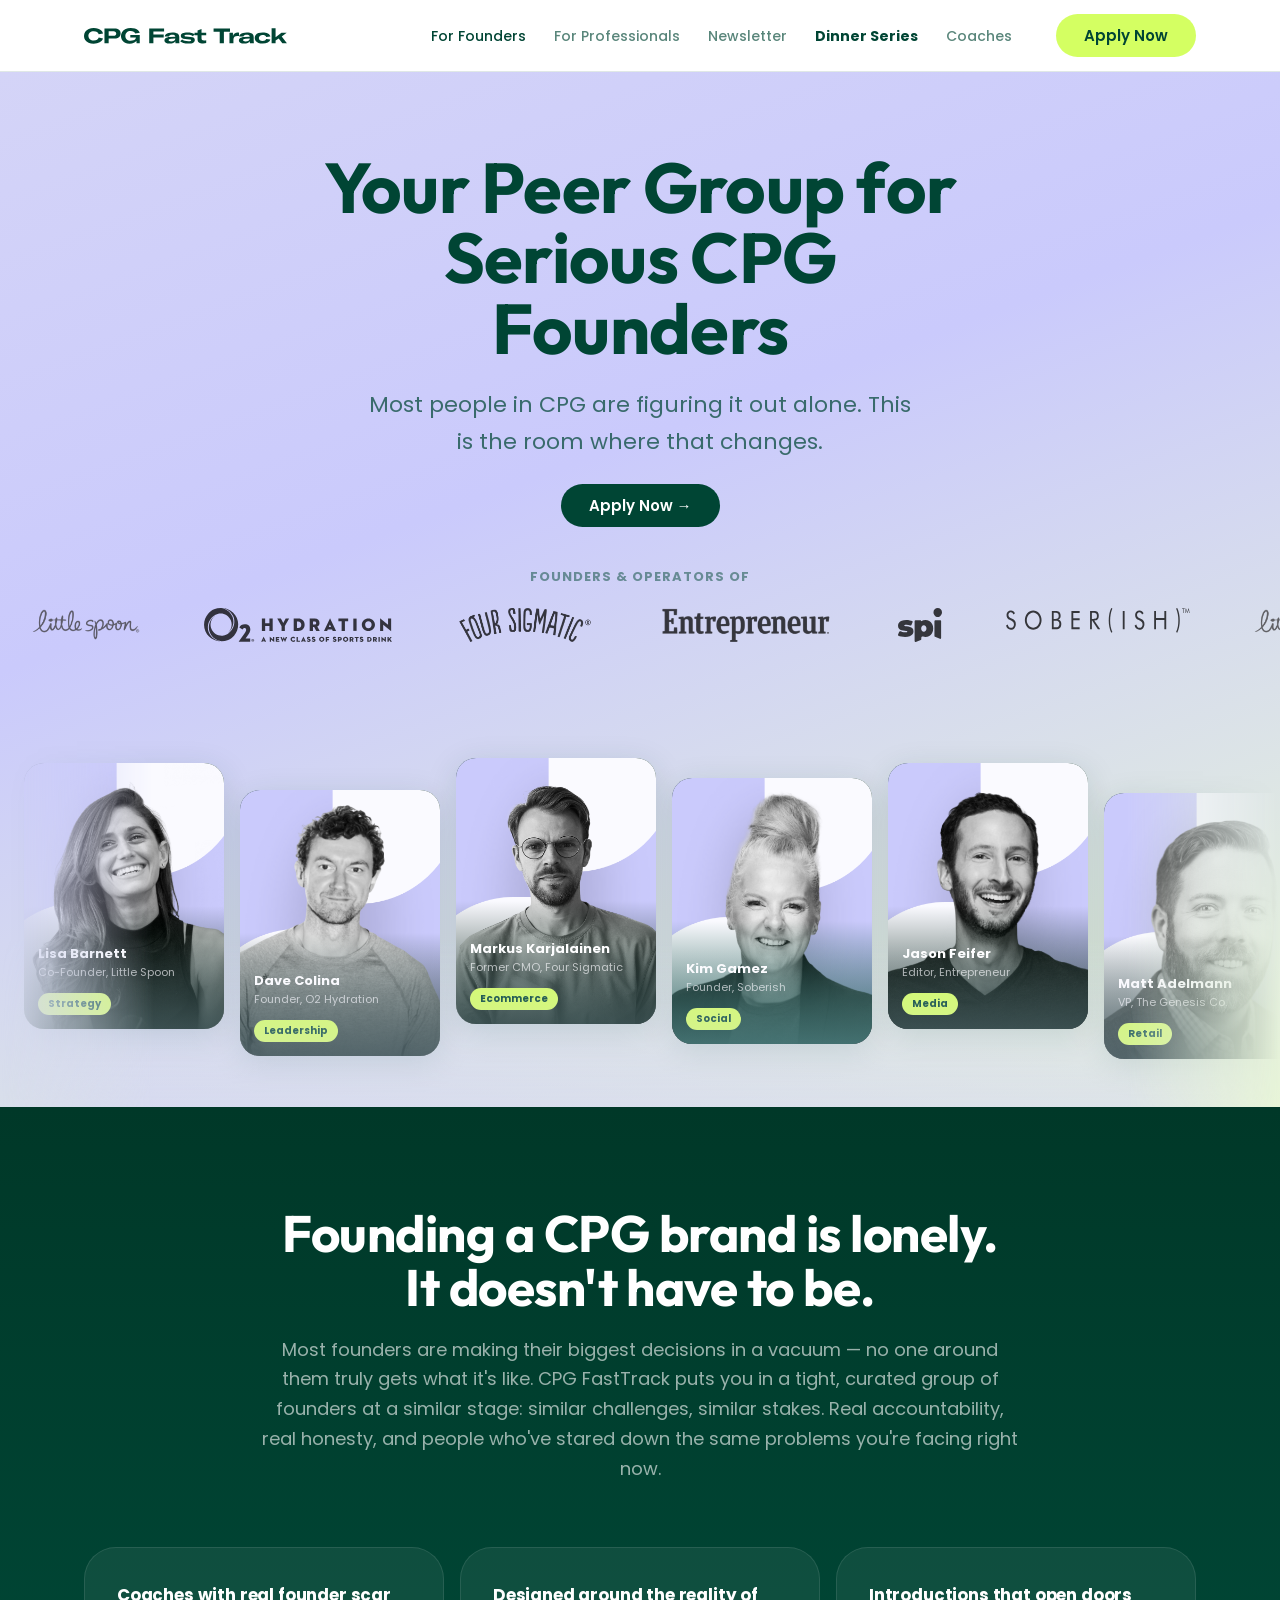
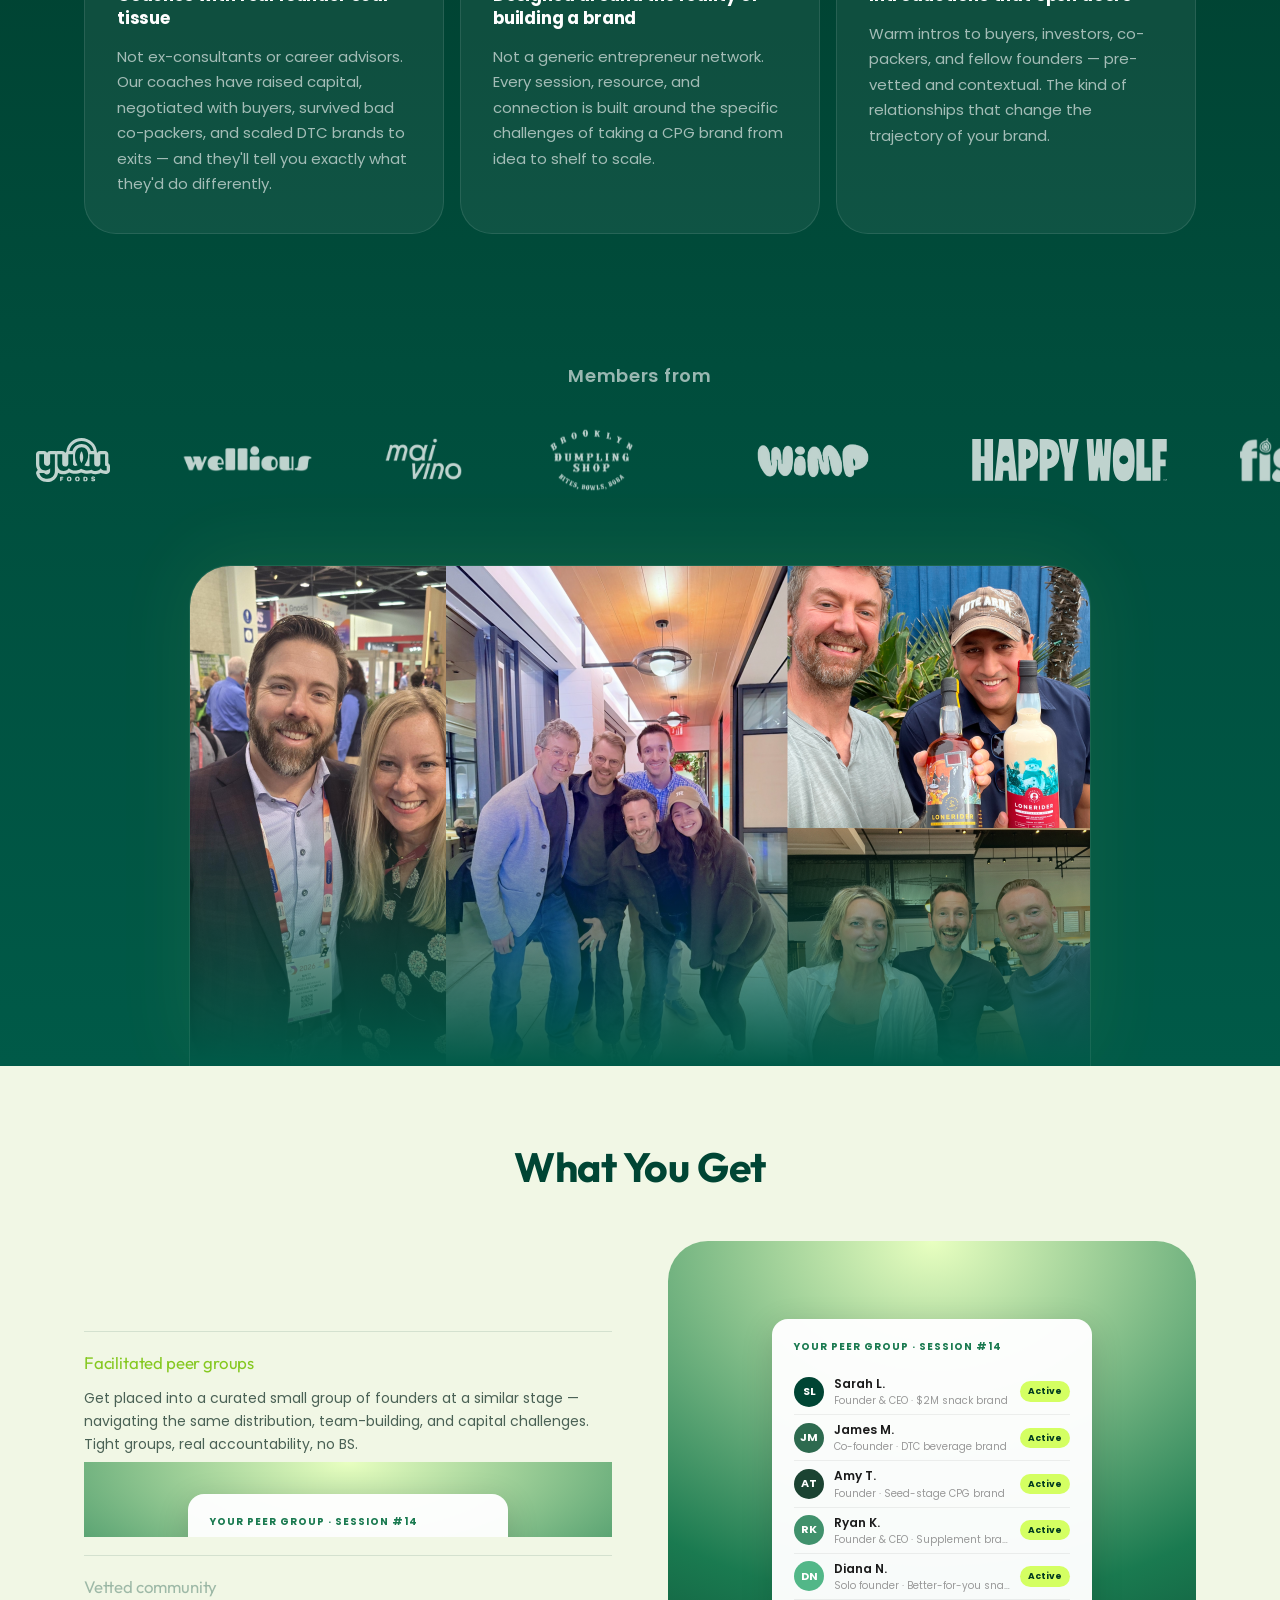
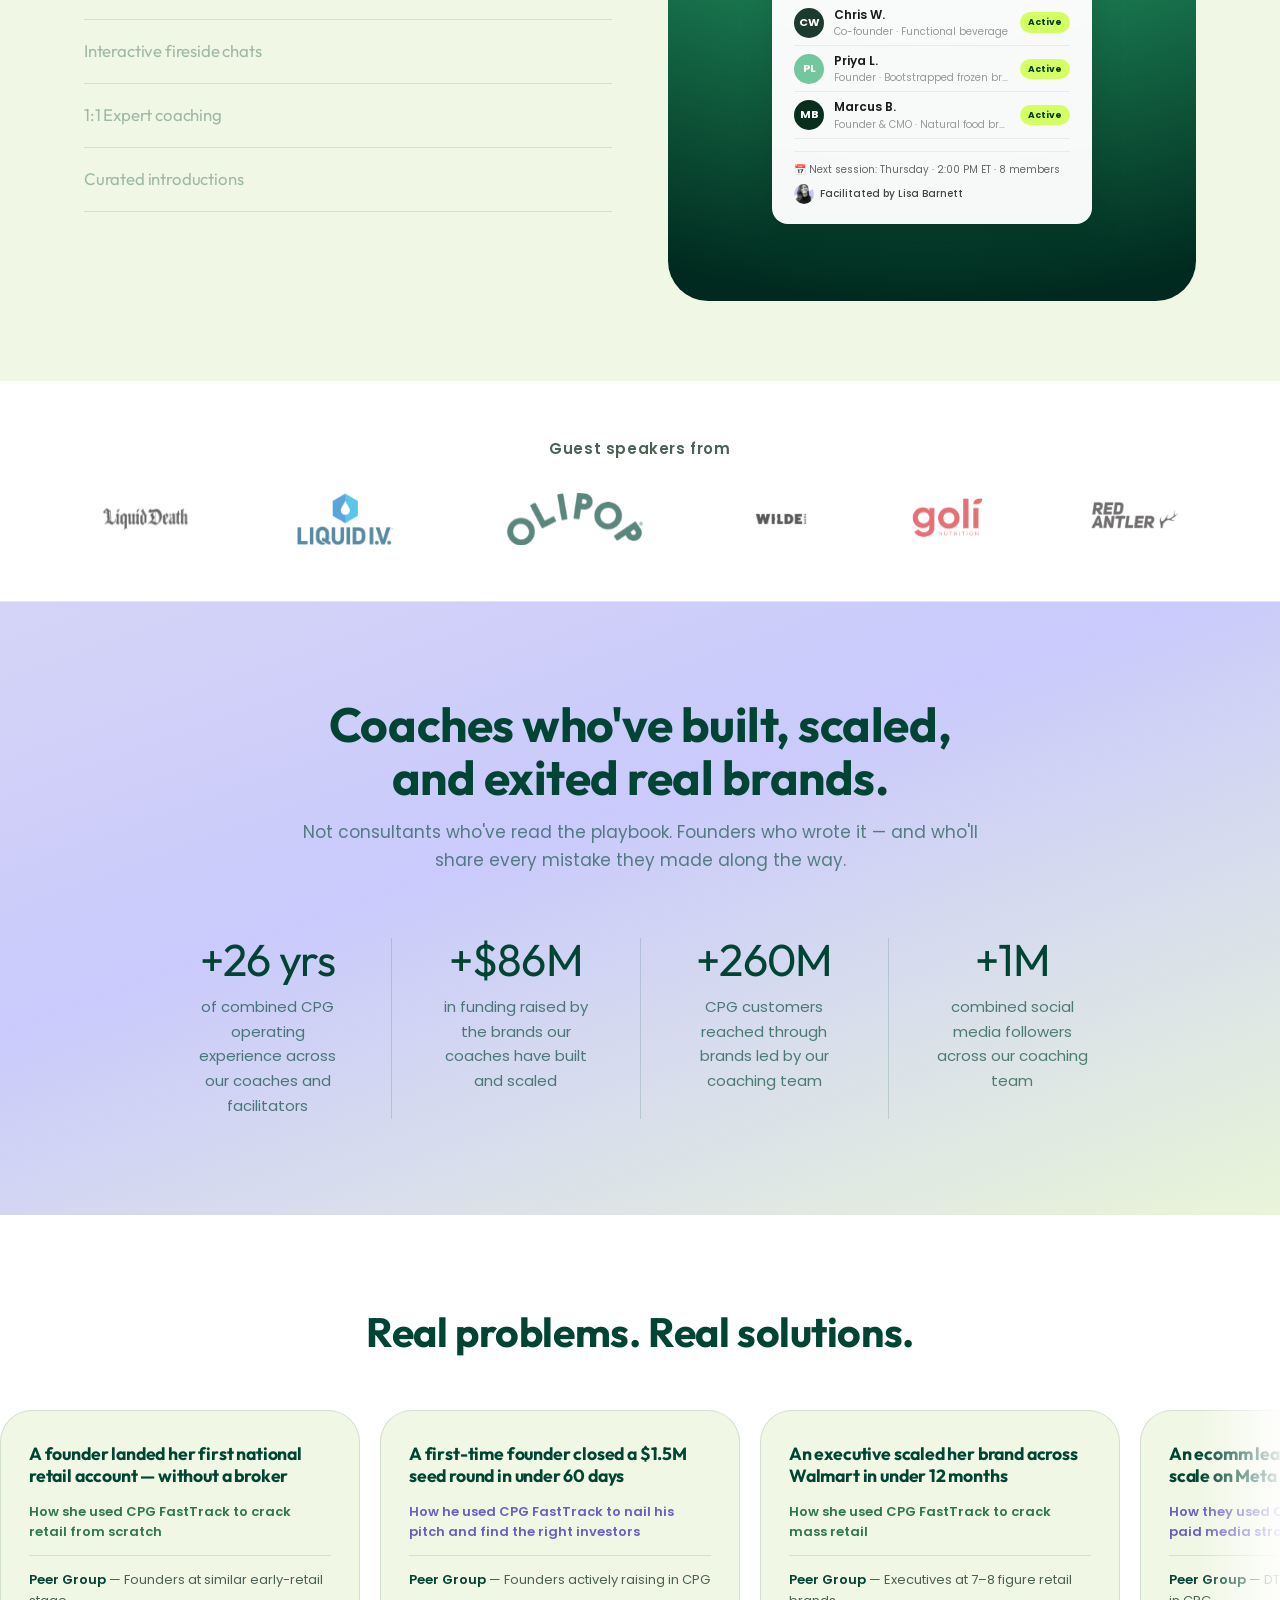
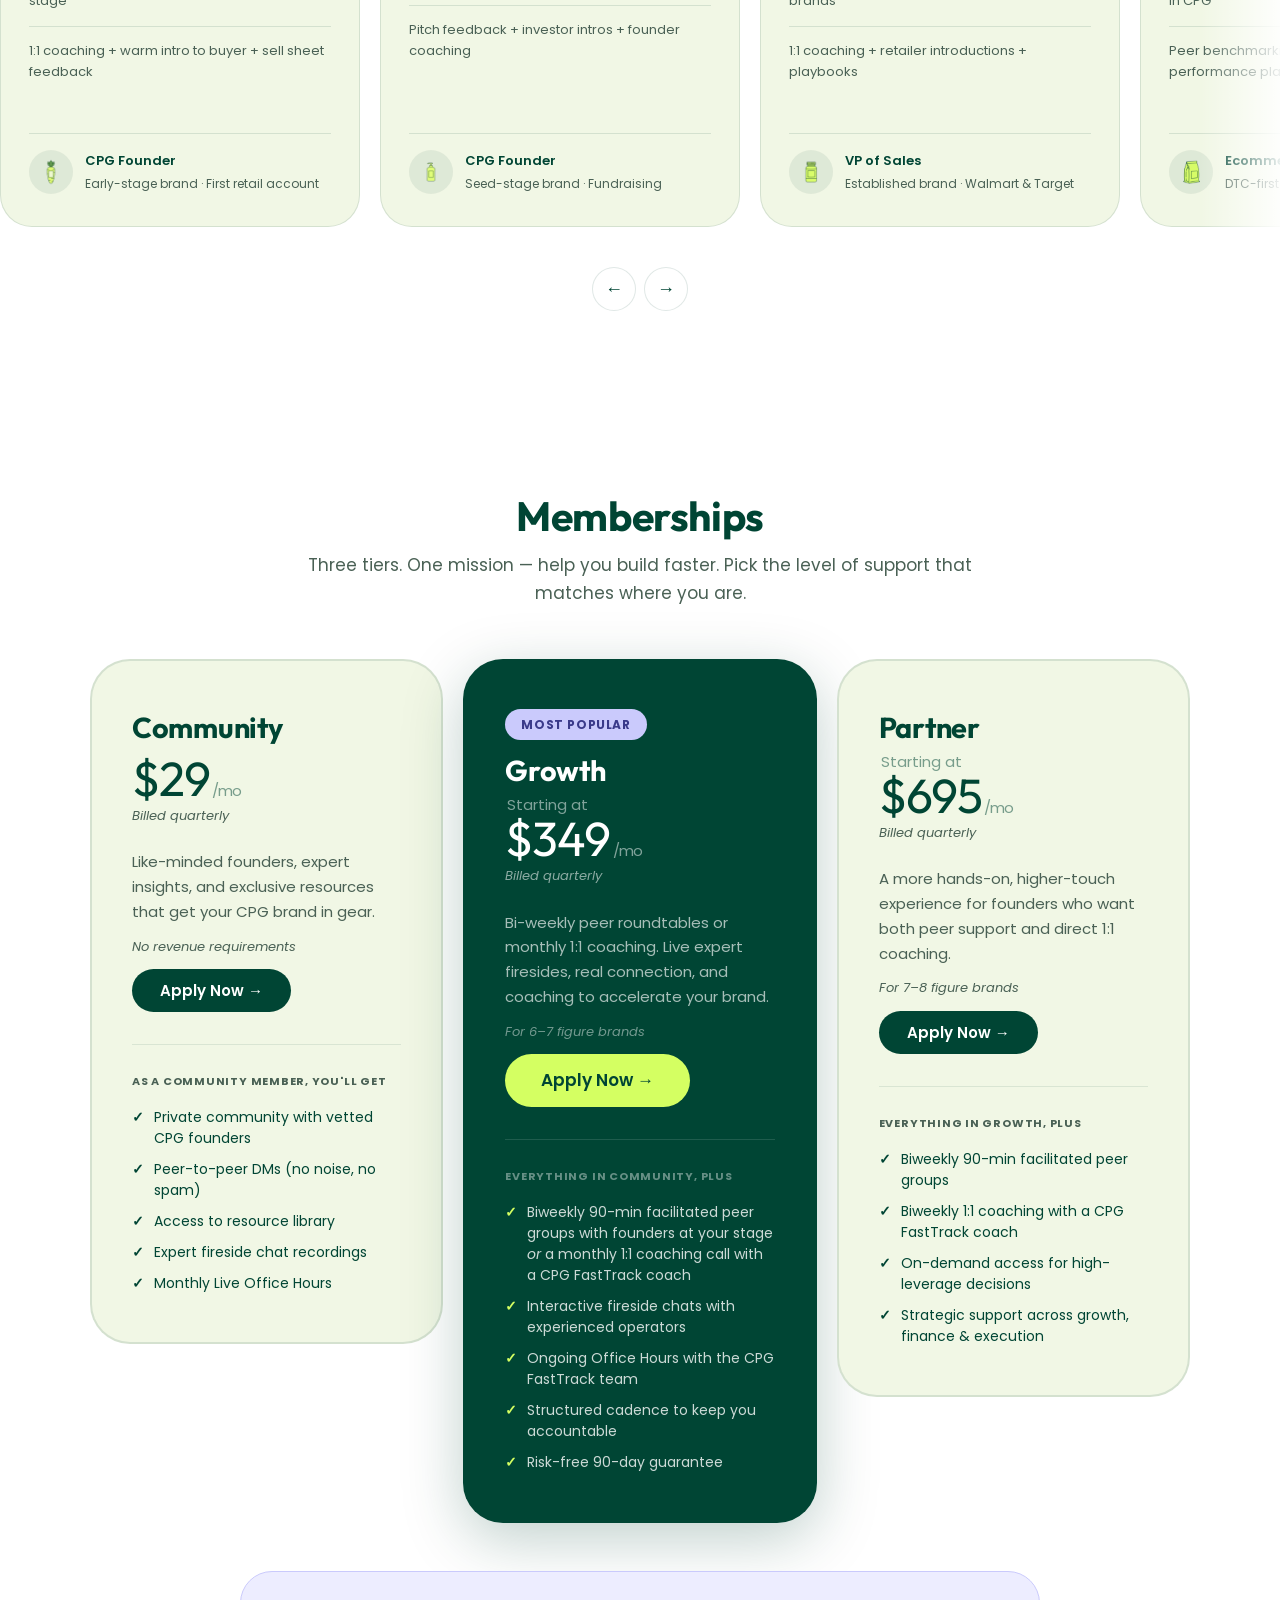
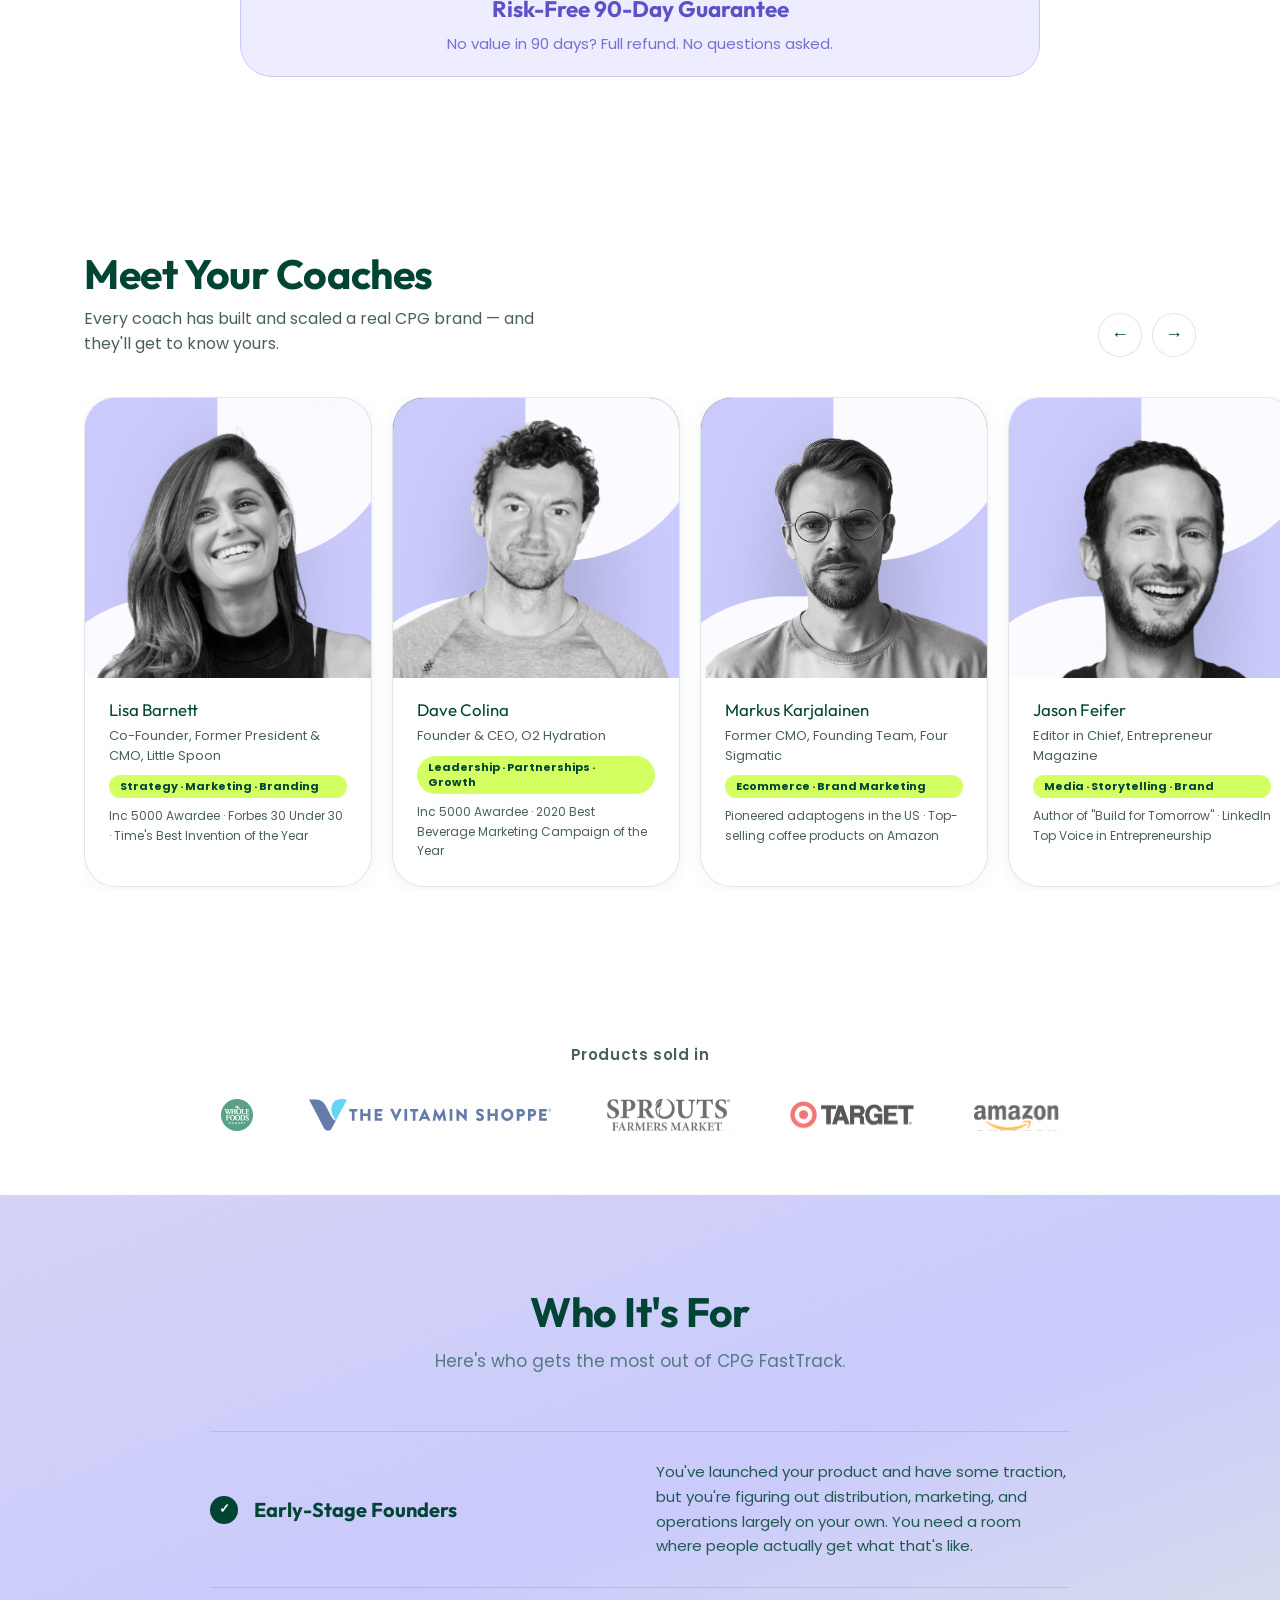
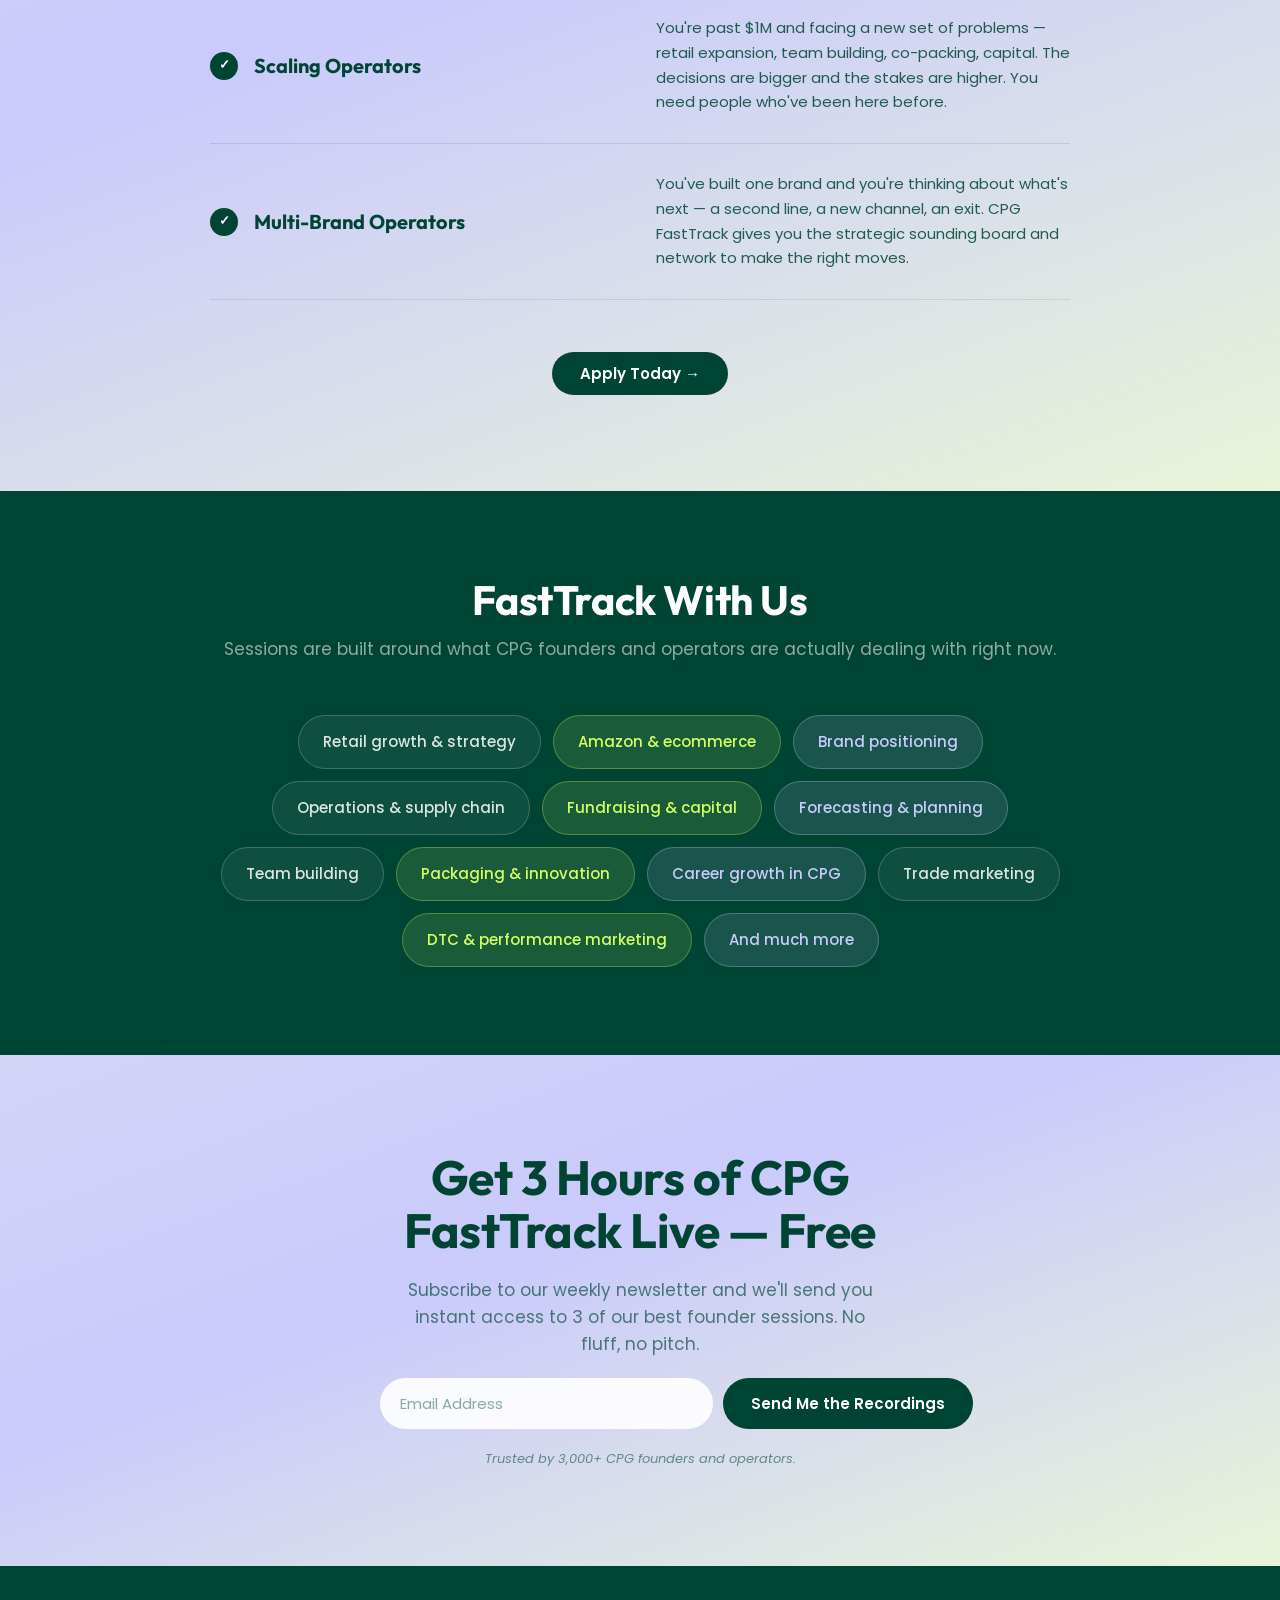
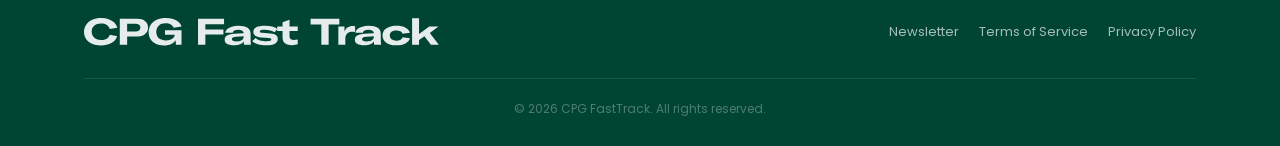
<file: index.html>
<!DOCTYPE html>
<html lang="en">
<head>
  <meta charset="UTF-8">
  <meta name="viewport" content="width=device-width, initial-scale=1.0">
  <link rel="canonical" href="https://cpgfasttrack.com/">
  <meta name="description" content="CPG FastTrack puts you in a tight, curated group of CPG founders at a similar stage — with real accountability, expert coaching, and a community that actually gets the grind.">
  <meta property="og:title" content="CPG FastTrack — The Growth Platform for CPG Founders">
  <meta property="og:description" content="A tight, curated group of CPG founders at a similar stage — real accountability, expert coaching, and a community that gets the grind.">
  <meta property="og:url" content="https://cpgfasttrack.com/">
  <meta property="og:type" content="website">
  <meta property="og:image" content="https://cpgfasttrack.com/assets/og-image.png">
  <meta name="twitter:card" content="summary_large_image">
  <meta name="twitter:title" content="CPG FastTrack — The Growth Platform for CPG Founders">
  <meta name="twitter:description" content="A tight, curated group of CPG founders at a similar stage — real accountability, expert coaching, and a community that gets the grind.">
  <meta name="twitter:image" content="https://cpgfasttrack.com/assets/og-image.png">
  <title>CPG FastTrack — The Growth Platform for CPG Founders & Operators</title>
  <link rel="icon" href="assets/favicon-cpgft.svg">
  <link rel="preconnect" href="https://fonts.googleapis.com">
  <link rel="preconnect" href="https://fonts.gstatic.com" crossorigin>
  <link href="https://fonts.googleapis.com/css2?family=Outfit:wght@700;800&family=Poppins:wght@400;500;600;700&display=swap" rel="stylesheet">
  <link rel="stylesheet" href="assets/style.css">
  <!-- Meta Pixel -->
  <script>
  !function(f,b,e,v,n,t,s){if(f.fbq)return;n=f.fbq=function(){n.callMethod?
  n.callMethod.apply(n,arguments):n.queue.push(arguments)};if(!f._fbq)f._fbq=n;
  n.push=n;n.loaded=!0;n.version='2.0';n.queue=[];t=b.createElement(e);t.async=!0;
  t.src=v;s=b.getElementsByTagName(e)[0];s.parentNode.insertBefore(t,s)}(window,
  document,'script','https://connect.facebook.net/en_US/fbevents.js');
  fbq('init','24452779434354074');
  fbq('track','PageView');
  </script>
  <noscript><img height="1" width="1" style="display:none" src="https://www.facebook.com/tr?id=24452779434354074&ev=PageView&noscript=1"/></noscript>
  <!-- End Meta Pixel -->
  <!-- GA4 -->
  <script async src="https://www.googletagmanager.com/gtag/js?id=G-CQ71WHJSFG"></script>
  <script>
    window.dataLayer = window.dataLayer || [];
    function gtag(){dataLayer.push(arguments);}
    gtag('js', new Date());
    gtag('config', 'G-CQ71WHJSFG');
  </script>
  <!-- End GA4 -->
  <script type="application/ld+json">{"@context":"https://schema.org","@type":"Organization","name":"CPG FastTrack","url":"https://cpgfasttrack.com","logo":"https://cpgfasttrack.com/assets/cpgft-logo.svg","description":"CPG FastTrack is a growth platform and community for CPG founders — with expert coaching, peer accountability, and a network of operators who have built real consumer brands.","sameAs":["https://www.linkedin.com/company/cpg-fasttrack"]}</script>
</head>
<body>

  <!-- ── NAV ───────────────────────────────────────────────── -->
  <nav class="nav">
    <div class="container">
      <a href="/" class="nav-logo">
        <img src="assets/cpgft-logo.svg" alt="CPG FastTrack">
      </a>
      <ul class="nav-links" id="nav-links">
        <li><a href="/" class="active">For Founders</a></li>
        <li><a href="/cpg-professionals.html">For Professionals</a></li>
        <li><a href="/newsletter.html">Newsletter</a></li>
        <li><a href="/nyc-dinners.html" style="color:var(--green);opacity:1;font-weight:700">Dinner Series</a></li>
        <li><a href="/coaches.html">Coaches</a></li>
      </ul>
      <a href="https://wsrwt15qmdi.typeform.com/to/vTO91wSu" class="btn btn-lime nav-cta" target="_blank" rel="noopener">Apply Now</a>
      <button class="nav-toggle" id="nav-toggle" aria-label="Toggle menu"><span></span><span></span><span></span></button>
    </div>
  </nav>

  <!-- ── HERO ──────────────────────────────────────────────── -->
  <section class="hero-new" id="hero">
    <div class="hero-new-text">
      <h1>Your Peer Group for Serious CPG Founders</h1>
      <p class="hero-sub-lg">Most people in CPG are figuring it out alone. This is the room where that changes.</p>
      <a href="https://wsrwt15qmdi.typeform.com/to/vTO91wSu" class="btn btn-green btn-lg" target="_blank" rel="noopener">Apply Now →</a>
    </div>

    <div class="hero-logos">
      <p class="hero-logos-label">Founders &amp; Operators of</p>
      <div class="marquee-track hero-logos-track">
        <img src="assets/logo-littlespoon.svg" alt="Little Spoon">
        <img src="assets/logo-02hydration.svg" alt="O2 Hydration">
        <img src="assets/logo-foursigmatic.svg" alt="Four Sigmatic">
        <img src="assets/logo-entrepreneur.svg" alt="Entrepreneur">
        <img src="assets/Logo-spi.svg" alt="SPI">
        <img src="assets/logo-soberish.svg" alt="Soberish">
        <img src="assets/logo-littlespoon.svg" alt="">
        <img src="assets/logo-02hydration.svg" alt="">
        <img src="assets/logo-foursigmatic.svg" alt="">
        <img src="assets/logo-entrepreneur.svg" alt="">
        <img src="assets/Logo-spi.svg" alt="">
        <img src="assets/logo-soberish.svg" alt="">
        <img src="assets/logo-littlespoon.svg" alt="">
        <img src="assets/logo-02hydration.svg" alt="">
        <img src="assets/logo-foursigmatic.svg" alt="">
        <img src="assets/logo-entrepreneur.svg" alt="">
        <img src="assets/Logo-spi.svg" alt="">
        <img src="assets/logo-soberish.svg" alt="">
        <img src="assets/logo-littlespoon.svg" alt="">
        <img src="assets/logo-02hydration.svg" alt="">
        <img src="assets/logo-foursigmatic.svg" alt="">
        <img src="assets/logo-entrepreneur.svg" alt="">
        <img src="assets/Logo-spi.svg" alt="">
        <img src="assets/logo-soberish.svg" alt="">
      </div>
    </div>

    <div class="hero-cards-wrap">
      <div class="hero-cards">

        <div class="hero-card-col" style="--offset:-15px">
          <div class="hero-card">
            <div class="hero-card-photo">
              <img src="assets/coaches/Lisa.png" alt="Lisa Barnett">
              <div class="hero-card-overlay">
                <p class="hero-card-name">Lisa Barnett</p>
                <p class="hero-card-role">Co-Founder, Little Spoon</p>
                <span class="hero-card-tag">Strategy</span>
              </div>
            </div>
          </div>
        </div>

        <div class="hero-card-col" style="--offset:12px">
          <div class="hero-card">
            <div class="hero-card-photo">
              <img src="assets/coaches/Dave.png" alt="Dave Colina">
              <div class="hero-card-overlay">
                <p class="hero-card-name">Dave Colina</p>
                <p class="hero-card-role">Founder, O2 Hydration</p>
                <span class="hero-card-tag">Leadership</span>
              </div>
            </div>
          </div>
        </div>

        <div class="hero-card-col" style="--offset:-20px">
          <div class="hero-card">
            <div class="hero-card-photo">
              <img src="assets/coaches/Markus.png" alt="Markus Karjalainen">
              <div class="hero-card-overlay">
                <p class="hero-card-name">Markus Karjalainen</p>
                <p class="hero-card-role">Former CMO, Four Sigmatic</p>
                <span class="hero-card-tag">Ecommerce</span>
              </div>
            </div>
          </div>
        </div>

        <div class="hero-card-col" style="--offset:0px">
          <div class="hero-card hero-card-featured">
            <div class="hero-card-photo">
              <img src="assets/coaches/Kim.png" alt="Kim Gamez">
              <div class="hero-card-overlay">
                <p class="hero-card-name">Kim Gamez</p>
                <p class="hero-card-role">Founder, Soberish</p>
                <span class="hero-card-tag">Social</span>
              </div>
            </div>
          </div>
        </div>

        <div class="hero-card-col" style="--offset:-15px">
          <div class="hero-card">
            <div class="hero-card-photo">
              <img src="assets/coaches/Jason.png" alt="Jason Feifer">
              <div class="hero-card-overlay">
                <p class="hero-card-name">Jason Feifer</p>
                <p class="hero-card-role">Editor, Entrepreneur</p>
                <span class="hero-card-tag">Media</span>
              </div>
            </div>
          </div>
        </div>

        <div class="hero-card-col" style="--offset:15px">
          <div class="hero-card">
            <div class="hero-card-photo">
              <img src="assets/coaches/Matt-A.png" alt="Matt Adelmann">
              <div class="hero-card-overlay">
                <p class="hero-card-name">Matt Adelmann</p>
                <p class="hero-card-role">VP, The Genesis Co.</p>
                <span class="hero-card-tag">Retail</span>
              </div>
            </div>
          </div>
        </div>

        <div class="hero-card-col" style="--offset:10px">
          <div class="hero-card">
            <div class="hero-card-photo">
              <img src="assets/coaches/matt-g.png" alt="Matt Gartland">
              <div class="hero-card-overlay">
                <p class="hero-card-name">Matt Gartland</p>
                <p class="hero-card-role">Co-Founder, SPI Media</p>
                <span class="hero-card-tag">Leadership</span>
              </div>
            </div>
          </div>
        </div>

      </div>
    </div>
  </section>

    <!-- ── HOW IT WORKS ───────────────────────────────────────── -->
  <section class="how-new">
    <div class="container">
      <div class="how-new-header reveal">
        <h2>Founding a CPG brand is lonely.<br>It doesn't have to be.</h2>
        <p>Most founders are making their biggest decisions in a vacuum — no one around them truly gets what it's like. CPG FastTrack puts you in a tight, curated group of founders at a similar stage: similar challenges, similar stakes. Real accountability, real honesty, and people who've stared down the same problems you're facing right now.</p>
      </div>
      <div class="how-new-cards">
        <div class="how-new-card reveal reveal-delay-1">
          <h3>Coaches with real founder scar tissue</h3>
          <p>Not ex-consultants or career advisors. Our coaches have raised capital, negotiated with buyers, survived bad co-packers, and scaled DTC brands to exits — and they'll tell you exactly what they'd do differently.</p>
        </div>
        <div class="how-new-card reveal reveal-delay-2">
          <h3>Designed around the reality of building a brand</h3>
          <p>Not a generic entrepreneur network. Every session, resource, and connection is built around the specific challenges of taking a CPG brand from idea to shelf to scale.</p>
        </div>
        <div class="how-new-card reveal reveal-delay-3">
          <h3>Introductions that open doors</h3>
          <p>Warm intros to buyers, investors, co-packers, and fellow founders — pre-vetted and contextual. The kind of relationships that change the trajectory of your brand.</p>
        </div>
      </div>
    </div>

    <!-- Member logos scrolling strip -->
    <div class="how-new-members">
      <p class="how-new-members-label">Members from</p>
      <div class="marquee-track how-new-marquee">
        <img src="assets/Members/member-yulu.svg" alt="Yulu">
        <img src="assets/Members/member-wellious.svg" alt="Wellious">
        <img src="assets/Members/member-mai-vino.svg" alt="Mai Vino">
        <img src="assets/Members/member-dumplin.svg" alt="Dumplin" style="height:100px">
        <img src="assets/Members/member-wimp.svg" alt="Wimp" style="height:70px">
        <img src="assets/Members/member-happy-wolf.svg" alt="Happy Wolf">
        <img src="assets/Members/member-fig-brew.svg" alt="FigBrew">
        <img src="assets/Members/member-yulu.svg" alt="">
        <img src="assets/Members/member-wellious.svg" alt="">
        <img src="assets/Members/member-mai-vino.svg" alt="">
        <img src="assets/Members/member-dumplin.svg" alt="" style="height:100px">
        <img src="assets/Members/member-wimp.svg" alt="">
        <img src="assets/Members/member-happy-wolf.svg" alt="">
        <img src="assets/Members/member-fig-brew.svg" alt="">
        <img src="assets/Members/member-yulu.svg" alt="">
        <img src="assets/Members/member-wellious.svg" alt="">
        <img src="assets/Members/member-mai-vino.svg" alt="">
        <img src="assets/Members/member-dumplin.svg" alt="" style="height:100px">
        <img src="assets/Members/member-wimp.svg" alt="">
        <img src="assets/Members/member-happy-wolf.svg" alt="">
        <img src="assets/Members/member-fig-brew.svg" alt="">
      </div>
    </div>

    <div class="container">
      <div class="how-new-visual reveal">
        <div class="how-new-visual-inner">
          <img src="assets/test-image-people2.png" alt="CPG FastTrack peer group session">
        </div>
      </div>
    </div>
  </section>

  <!-- ── WHAT YOU GET (auto-rotating tabs) ────────────────── -->
  <section class="what-you-get section">
    <div class="container">
      <div class="section-header reveal">
        <h2>What You Get</h2>
      </div>
      <div class="wyg-tabs reveal">

        <div class="wyg-list" id="wyg-list">

          <div class="wyg-tab active" data-index="0" data-color="#85c820">
            <div class="wyg-tab-title">Facilitated peer groups</div>
            <div class="wyg-tab-body">
              <p>Get placed into a curated small group of founders at a similar stage — navigating the same distribution, team-building, and capital challenges. Tight groups, real accountability, no BS.</p>
              <div class="wyg-tab-visual wyg-mock wyg-mock--peers">
                <div class="wyg-mock-card">
                  <div class="wyg-mock-label">Your peer group · Session #14</div>
                  <div class="wyg-mock-row"><div class="wyg-mock-avatar" style="background:#004534">SL</div><div class="wyg-mock-info"><div class="wyg-mock-name">Sarah L.</div><div class="wyg-mock-role">Founder & CEO · $2M snack brand</div></div><div class="wyg-mock-badge">Active</div></div>
                  <div class="wyg-mock-row"><div class="wyg-mock-avatar" style="background:#2d6a4f">JM</div><div class="wyg-mock-info"><div class="wyg-mock-name">James M.</div><div class="wyg-mock-role">Co-founder · DTC beverage brand</div></div><div class="wyg-mock-badge">Active</div></div>
                  <div class="wyg-mock-row"><div class="wyg-mock-avatar" style="background:#1b4332">AT</div><div class="wyg-mock-info"><div class="wyg-mock-name">Amy T.</div><div class="wyg-mock-role">Founder · Seed-stage CPG brand</div></div><div class="wyg-mock-badge">Active</div></div>
                  <div class="wyg-mock-row"><div class="wyg-mock-avatar" style="background:#40916c">RK</div><div class="wyg-mock-info"><div class="wyg-mock-name">Ryan K.</div><div class="wyg-mock-role">Founder & CEO · Supplement brand</div></div><div class="wyg-mock-badge">Active</div></div>
                  <div class="wyg-mock-footer">📅 Next session: Thursday · 2:00 PM ET · 8 members</div>
                </div>
              </div>
            </div>
            <div class="wyg-progress-bar"><div class="wyg-progress-fill"></div></div>
          </div>

          <div class="wyg-tab" data-index="1" data-color="#8B7EF5">
            <div class="wyg-tab-title">Vetted community</div>
            <div class="wyg-tab-body">
              <p>A private network of founders who actually show up. No agency pitches, no lurking — just founders sharing what's working, what failed, and the moves they wish they'd made sooner.</p>
              <div class="wyg-tab-visual wyg-mock wyg-mock--community">
                <div class="wyg-mock-feed" style="max-height:160px">
                  <div class="wyg-mock-post"><div class="wyg-mock-post-header"><div class="wyg-mock-avatar" style="background:#0e4d6b;width:18px;height:18px;font-size:8px">NK</div><div style="font-size:9px;font-weight:600;color:#222">Nina K. <span style="font-weight:400;color:#888">· Founder & CEO</span></div><span class="wyg-mock-post-tag" style="background:#d4f1ff;color:#0e4d6b">Funding</span></div><div class="wyg-mock-post-text">Closed a $1.2M seed round today. Ask me anything about pitching strategic angels in CPG.</div><div class="wyg-mock-post-meta"><span>💬 34</span><span>❤️ 58</span><span>2h ago</span></div></div>
                  <div class="wyg-mock-post"><div class="wyg-mock-post-header"><div class="wyg-mock-avatar" style="background:#5a4ec7;width:18px;height:18px;font-size:8px">MR</div><div style="font-size:9px;font-weight:600;color:#222">Marcus R. <span style="font-weight:400;color:#888">· Founder</span></div><span class="wyg-mock-post-tag">Retail</span></div><div class="wyg-mock-post-text">Got our first Whole Foods PO signed. 200 doors. What's the velocity playbook?</div><div class="wyg-mock-post-meta"><span>💬 17</span><span>❤️ 41</span><span>3h ago</span></div></div>
                </div>
              </div>
            </div>
            <div class="wyg-progress-bar"><div class="wyg-progress-fill"></div></div>
          </div>

          <div class="wyg-tab" data-index="2" data-color="#F066D6">
            <div class="wyg-tab-title">Interactive fireside chats</div>
            <div class="wyg-tab-body">
              <p>Live Q&As with founders who've raised, scaled, and exited real brands. Ask the question you can't google — not a canned keynote, but a real conversation with someone who's been exactly where you are.</p>
              <div class="wyg-tab-visual wyg-mock wyg-mock--fireside">
                <div class="wyg-mock-event wyg-mock-event--upcoming">
                  <div class="wyg-mock-event-live wyg-mock-event-live--upcoming">Upcoming</div>
                  <div class="wyg-mock-event-title">Building Iconic CPG Brands from Day One</div>
                  <div class="wyg-mock-event-speaker"><img src="assets/emily.png" alt="Emily Heyward" style="width:32px;height:32px;border-radius:50%;object-fit:cover;flex-shrink:0"><div><div class="wyg-mock-name" style="font-size:11px">Emily Heyward</div><div class="wyg-mock-event-meta">Co-founder &amp; CEO · Red Antler</div></div></div>
                  <div class="wyg-mock-event-date">📅 Thursday, Apr 17 · 12:00 PM ET</div>
                </div>
                <div class="wyg-mock-event">
                  <div class="wyg-mock-event-live">Past Session</div>
                  <div class="wyg-mock-event-title">How Olipop Built a Retail Empire Through Partnerships</div>
                  <div class="wyg-mock-event-speaker"><img src="assets/steven.png" alt="Steven Vigilante" style="width:32px;height:32px;border-radius:50%;object-fit:cover;flex-shrink:0"><div><div class="wyg-mock-name" style="font-size:11px">Steven Vigilante</div><div class="wyg-mock-event-meta">Dir. of Partnerships · Olipop</div></div></div>
                </div>
              </div>
            </div>
            <div class="wyg-progress-bar"><div class="wyg-progress-fill"></div></div>
          </div>

          <div class="wyg-tab" data-index="3" data-color="#0BBFA0">
            <div class="wyg-tab-title">1:1 Expert coaching</div>
            <div class="wyg-tab-body">
              <p>Your own CPG operating partner. Scheduled sessions with coaches who've built and scaled real brands — bring your real challenges, not sanitized talking points.</p>
              <div class="wyg-tab-visual wyg-mock wyg-mock--coaching">
                <div class="wyg-mock-session">
                  <div class="wyg-mock-session-tag">Upcoming Session</div>
                  <div class="wyg-mock-session-title">Retail expansion strategy &amp; Q3 priorities</div>
                  <div class="wyg-mock-session-row"><div class="wyg-mock-session-dot"></div>Thursday, Apr 10 · 11:00 AM ET</div>
                  <div class="wyg-mock-session-row"><div class="wyg-mock-session-dot"></div>Coach: Dave Colina · O2 Hydration</div>
                </div>
              </div>
            </div>
            <div class="wyg-progress-bar"><div class="wyg-progress-fill"></div></div>
          </div>

          <div class="wyg-tab" data-index="4" data-color="#3B8BEE">
            <div class="wyg-tab-title">Curated introductions</div>
            <div class="wyg-tab-body">
              <p>The right intro at the right time changes everything. We connect you with buyers, investors, co-packers, and fellow founders — warm, pre-vetted, and actually relevant to where your brand is right now.</p>
              <div class="wyg-tab-visual wyg-mock wyg-mock--intros">
                <div class="wyg-mock-intro">
                  <div class="wyg-mock-intro-subject">Intro: Jordan × Matt Adelmann</div>
                  <div class="wyg-mock-intro-from">From: CPG FastTrack team</div>
                  <div class="wyg-mock-intro-body">Jordan — meet Matt. He scaled three brands into Target and Walmart and knows the buyer relationships you need.</div>
                  <div class="wyg-mock-intro-people"><div class="wyg-mock-avatar" style="background:#2a72d8;width:28px;height:28px;font-size:10px">JB</div><div class="wyg-mock-intro-arrow">→</div><div class="wyg-mock-avatar" style="background:#1a4fa0;width:28px;height:28px;font-size:10px">MA</div><div style="font-size:10px;color:#666;margin-left:4px">Warm intro · Pre-vetted</div></div>
                </div>
              </div>
            </div>
            <div class="wyg-progress-bar"><div class="wyg-progress-fill"></div></div>
          </div>

        </div>

        <div class="wyg-visual" id="wyg-visual">

          <!-- 0: Peer groups -->
          <div class="wyg-grad active wyg-mock wyg-mock--peers" data-index="0">
            <div class="wyg-mock-card">
              <div class="wyg-mock-label">Your peer group · Session #14</div>
              <div class="wyg-mock-row">
                <div class="wyg-mock-avatar" style="background:#004534">SL</div>
                <div class="wyg-mock-info"><div class="wyg-mock-name">Sarah L.</div><div class="wyg-mock-role">Founder & CEO · $2M snack brand</div></div>
                <div class="wyg-mock-badge">Active</div>
              </div>
              <div class="wyg-mock-row">
                <div class="wyg-mock-avatar" style="background:#2d6a4f">JM</div>
                <div class="wyg-mock-info"><div class="wyg-mock-name">James M.</div><div class="wyg-mock-role">Co-founder · DTC beverage brand</div></div>
                <div class="wyg-mock-badge">Active</div>
              </div>
              <div class="wyg-mock-row">
                <div class="wyg-mock-avatar" style="background:#1b4332">AT</div>
                <div class="wyg-mock-info"><div class="wyg-mock-name">Amy T.</div><div class="wyg-mock-role">Founder · Seed-stage CPG brand</div></div>
                <div class="wyg-mock-badge">Active</div>
              </div>
              <div class="wyg-mock-row">
                <div class="wyg-mock-avatar" style="background:#40916c">RK</div>
                <div class="wyg-mock-info"><div class="wyg-mock-name">Ryan K.</div><div class="wyg-mock-role">Founder & CEO · Supplement brand</div></div>
                <div class="wyg-mock-badge">Active</div>
              </div>
              <div class="wyg-mock-row">
                <div class="wyg-mock-avatar" style="background:#52b788">DN</div>
                <div class="wyg-mock-info"><div class="wyg-mock-name">Diana N.</div><div class="wyg-mock-role">Solo founder · Better-for-you snacks</div></div>
                <div class="wyg-mock-badge">Active</div>
              </div>
              <div class="wyg-mock-row">
                <div class="wyg-mock-avatar" style="background:#1d3a2e">CW</div>
                <div class="wyg-mock-info"><div class="wyg-mock-name">Chris W.</div><div class="wyg-mock-role">Co-founder · Functional beverage</div></div>
                <div class="wyg-mock-badge">Active</div>
              </div>
              <div class="wyg-mock-row">
                <div class="wyg-mock-avatar" style="background:#74c69d">PL</div>
                <div class="wyg-mock-info"><div class="wyg-mock-name">Priya L.</div><div class="wyg-mock-role">Founder · Bootstrapped frozen brand</div></div>
                <div class="wyg-mock-badge">Active</div>
              </div>
              <div class="wyg-mock-row">
                <div class="wyg-mock-avatar" style="background:#0a2e1e">MB</div>
                <div class="wyg-mock-info"><div class="wyg-mock-name">Marcus B.</div><div class="wyg-mock-role">Founder & CMO · Natural food brand</div></div>
                <div class="wyg-mock-badge">Active</div>
              </div>
              <div class="wyg-mock-footer">
                <div>📅 Next session: Thursday · 2:00 PM ET · 8 members</div>
                <div class="wyg-mock-facilitator"><img src="assets/coaches/Lisa.png" alt="Lisa Barnett" class="wyg-mock-facilitator-img">Facilitated by Lisa Barnett</div>
              </div>
            </div>
          </div>

          <!-- 1: Community -->
          <div class="wyg-grad wyg-mock wyg-mock--community" data-index="1">
            <div class="wyg-mock-feed">
              <div class="wyg-mock-post">
                <div class="wyg-mock-post-header"><div class="wyg-mock-avatar" style="background:#0e4d6b;width:22px;height:22px;font-size:9px">NK</div><div style="font-size:10px;font-weight:600;color:#222">Nina K. <span style="font-weight:400;color:#888">· Founder & CEO</span></div><span class="wyg-mock-post-tag" style="background:#d4f1ff;color:#0e4d6b">Funding</span></div>
                <div class="wyg-mock-post-text">Closed a $1.2M seed round today. Ask me anything about pitching strategic angels in CPG.</div>
                <div class="wyg-mock-post-meta"><span>💬 34</span><span>❤️ 58</span><span>2h ago</span></div>
              </div>
              <div class="wyg-mock-post">
                <div class="wyg-mock-post-header"><div class="wyg-mock-avatar" style="background:#5a4ec7;width:22px;height:22px;font-size:9px">MR</div><div style="font-size:10px;font-weight:600;color:#222">Marcus R. <span style="font-weight:400;color:#888">· Founder</span></div><span class="wyg-mock-post-tag">Retail</span></div>
                <div class="wyg-mock-post-text">Got our first Whole Foods PO signed. 200 doors. What's the velocity playbook people have actually used?</div>
                <div class="wyg-mock-post-meta"><span>💬 17</span><span>❤️ 41</span><span>3h ago</span></div>
              </div>
              <div class="wyg-mock-post">
                <div class="wyg-mock-post-header"><div class="wyg-mock-avatar" style="background:#1b5e3a;width:22px;height:22px;font-size:9px">TW</div><div style="font-size:10px;font-weight:600;color:#222">Tom W. <span style="font-weight:400;color:#888">· Co-founder</span></div><span class="wyg-mock-post-tag" style="background:#d4ffe0;color:#1b5e3a">Ops</span></div>
                <div class="wyg-mock-post-text">Just fired our co-packer after 18 months. AMA — picking the wrong one almost killed us.</div>
                <div class="wyg-mock-post-meta"><span>💬 19</span><span>❤️ 31</span><span>5h ago</span></div>
              </div>
              <div class="wyg-mock-post">
                <div class="wyg-mock-post-header"><div class="wyg-mock-avatar" style="background:#6b2d0e;width:22px;height:22px;font-size:9px">KC</div><div style="font-size:10px;font-weight:600;color:#222">Kate C. <span style="font-weight:400;color:#888">· Founder</span></div><span class="wyg-mock-post-tag" style="background:#d4f1ff;color:#0e4d6b">Funding</span></div>
                <div class="wyg-mock-post-text">Raising a bridge round — structuring it as a SAFE with existing investors. Anyone been here?</div>
                <div class="wyg-mock-post-meta"><span>💬 6</span><span>❤️ 11</span><span>6h ago</span></div>
              </div>
              <div class="wyg-mock-post">
                <div class="wyg-mock-post-header"><div class="wyg-mock-avatar" style="background:#3a2fb0;width:22px;height:22px;font-size:9px">CL</div><div style="font-size:10px;font-weight:600;color:#222">Claire L. <span style="font-weight:400;color:#888">· Solo founder</span></div><span class="wyg-mock-post-tag">DTC</span></div>
                <div class="wyg-mock-post-text">Meta ROAS benchmarks for Q1 — sharing my numbers if others will too. $50–200K/mo range.</div>
                <div class="wyg-mock-post-meta"><span>💬 12</span><span>❤️ 22</span><span>8h ago</span></div>
              </div>
              <div class="wyg-mock-post">
                <div class="wyg-mock-post-header"><div class="wyg-mock-avatar" style="background:#8b1a4a;width:22px;height:22px;font-size:9px">BR</div><div style="font-size:10px;font-weight:600;color:#222">Ben R. <span style="font-weight:400;color:#888">· Founder</span></div><span class="wyg-mock-post-tag">DTC</span></div>
                <div class="wyg-mock-post-text">Influencer gifting drove 3x ROAS for us. Happy to share the framework — we started with zero budget.</div>
                <div class="wyg-mock-post-meta"><span>💬 11</span><span>❤️ 27</span><span>10h ago</span></div>
              </div>
              <div class="wyg-mock-post">
                <div class="wyg-mock-post-header"><div class="wyg-mock-avatar" style="background:#4a4a1e;width:22px;height:22px;font-size:9px">LP</div><div style="font-size:10px;font-weight:600;color:#222">Laura P. <span style="font-weight:400;color:#888">· Co-founder</span></div><span class="wyg-mock-post-tag" style="background:#d4ffe0;color:#1b5e3a">Ops</span></div>
                <div class="wyg-mock-post-text">Kroger deductions are killing our margins. As a founder-operator I'm doing this solo — anyone have a process?</div>
                <div class="wyg-mock-post-meta"><span>💬 16</span><span>❤️ 20</span><span>1d ago</span></div>
              </div>
              <div class="wyg-mock-post">
                <div class="wyg-mock-post-header"><div class="wyg-mock-avatar" style="background:#2c4a8c;width:22px;height:22px;font-size:9px">DH</div><div style="font-size:10px;font-weight:600;color:#222">Dan H. <span style="font-weight:400;color:#888">· Founder & CEO</span></div><span class="wyg-mock-post-tag">DTC</span></div>
                <div class="wyg-mock-post-text">Pivoted from retail-first to DTC-first 6 months ago. Best decision I've made. Here's why.</div>
                <div class="wyg-mock-post-meta"><span>💬 9</span><span>❤️ 17</span><span>1d ago</span></div>
              </div>
              <div class="wyg-mock-post">
                <div class="wyg-mock-post-header"><div class="wyg-mock-avatar" style="background:#5e1b6b;width:22px;height:22px;font-size:9px">SR</div><div style="font-size:10px;font-weight:600;color:#222">Sofia R. <span style="font-weight:400;color:#888">· Founder</span></div><span class="wyg-mock-post-tag" style="background:#ffecd4;color:#a0440a">Retail</span></div>
                <div class="wyg-mock-post-text">Redesigned packaging with no agency — went from 2% to 6% shelf conversion. Here's what changed.</div>
                <div class="wyg-mock-post-meta"><span>💬 23</span><span>❤️ 41</span><span>1d ago</span></div>
              </div>
              <div class="wyg-mock-post">
                <div class="wyg-mock-post-header"><div class="wyg-mock-avatar" style="background:#1a4a3a;width:22px;height:22px;font-size:9px">AM</div><div style="font-size:10px;font-weight:600;color:#222">Alex M. <span style="font-weight:400;color:#888">· Co-founder</span></div><span class="wyg-mock-post-tag" style="background:#d4ffe0;color:#1b5e3a">Ops</span></div>
                <div class="wyg-mock-post-text">3PL comparison doc — made this for myself, sharing with the group. East Coast options.</div>
                <div class="wyg-mock-post-meta"><span>💬 28</span><span>❤️ 35</span><span>2d ago</span></div>
              </div>
              <div class="wyg-mock-post">
                <div class="wyg-mock-post-header"><div class="wyg-mock-avatar" style="background:#7c3aed;width:22px;height:22px;font-size:9px">JA</div><div style="font-size:10px;font-weight:600;color:#222">Jess A. <span style="font-weight:400;color:#888">· Founder & CMO</span></div><span class="wyg-mock-post-tag" style="background:#ffecd4;color:#a0440a">Retail</span></div>
                <div class="wyg-mock-post-text">First Sprouts meeting next week. What do you wish you'd asked the buyer on that first call?</div>
                <div class="wyg-mock-post-meta"><span>💬 21</span><span>❤️ 38</span><span>3d ago</span></div>
              </div>
            </div>
          </div>

          <!-- 2: Fireside chats -->
          <div class="wyg-grad wyg-mock wyg-mock--fireside" data-index="2">
            <div class="wyg-mock-event wyg-mock-event--upcoming">
              <div class="wyg-mock-event-live wyg-mock-event-live--upcoming">Upcoming</div>
              <div class="wyg-mock-event-title">Building Iconic CPG Brands from Day One</div>
              <div class="wyg-mock-event-speaker">
                <img src="assets/emily.png" alt="Emily Heyward" style="width:32px;height:32px;border-radius:50%;object-fit:cover;flex-shrink:0">
                <div>
                  <div class="wyg-mock-name" style="font-size:11px">Emily Heyward</div>
                  <div class="wyg-mock-event-meta">Co-founder &amp; CEO · Red Antler</div>
                </div>
              </div>
              <div class="wyg-mock-event-date">📅 Thursday, Apr 17 · 12:00 PM ET</div>
            </div>
            <div class="wyg-mock-event">
              <div class="wyg-mock-event-live">Past Session</div>
              <div class="wyg-mock-event-title">How Olipop Built a Retail Empire Through Partnerships</div>
              <div class="wyg-mock-event-speaker">
                <img src="assets/steven.png" alt="Steven Vigilante" style="width:32px;height:32px;border-radius:50%;object-fit:cover;flex-shrink:0">
                <div>
                  <div class="wyg-mock-name" style="font-size:11px">Steven Vigilante</div>
                  <div class="wyg-mock-event-meta">Dir. of Partnerships · Olipop</div>
                </div>
              </div>
            </div>
            <div class="wyg-mock-event">
              <div class="wyg-mock-event-live">Past Session</div>
              <div class="wyg-mock-event-title">Scaling Liquid IV to $1B — What Actually Drove Growth</div>
              <div class="wyg-mock-event-speaker">
                <img src="assets/mike-keech.png" alt="Mike Keech" style="width:32px;height:32px;border-radius:50%;object-fit:cover;flex-shrink:0">
                <div>
                  <div class="wyg-mock-name" style="font-size:11px">Mike Keech</div>
                  <div class="wyg-mock-event-meta">CEO, Liquid IV</div>
                </div>
              </div>
            </div>
          </div>

          <!-- 3: Coaching -->
          <div class="wyg-grad wyg-mock wyg-mock--coaching" data-index="3">
            <div class="wyg-mock-session">
              <div class="wyg-mock-session-title">Mark — Dave Quarterly KPI Review</div>
              <div class="wyg-mock-session-row"><div class="wyg-mock-session-dot"></div>Thursday, Apr 10 · 11:00 AM ET</div>
              <div class="wyg-mock-session-row"><div class="wyg-mock-session-dot"></div>Coach: Dave Colina · O2 Hydration</div>
              <div class="wyg-mock-session-row"><div class="wyg-mock-session-dot"></div>30 min · Video call · Notes shared after</div>
            </div>
          </div>

          <!-- 4: Intros -->
          <div class="wyg-grad wyg-mock wyg-mock--intros" data-index="4">
            <div class="wyg-mock-intro">
              <div class="wyg-mock-intro-subject">Intro: Jordan × Matt Adelmann</div>
              <div class="wyg-mock-intro-from">From: CPG FastTrack team</div>
              <div class="wyg-mock-intro-body">Jordan — meet Matt. He scaled three brands into Target and Walmart and knows the buyer relationships you're trying to build. Matt, Jordan leads growth at a $3M supplement brand looking to crack mass retail in H2.</div>
              <div class="wyg-mock-intro-people">
                <div class="wyg-mock-avatar" style="background:#2a72d8;width:30px;height:30px;font-size:11px">JB</div>
                <div class="wyg-mock-intro-arrow">→</div>
                <div class="wyg-mock-avatar" style="background:#1a4fa0;width:30px;height:30px;font-size:11px">MA</div>
                <div style="font-size:10px;color:#666;margin-left:4px">Warm intro · Pre-vetted</div>
              </div>
            </div>
          </div>

        </div>

      </div>
    </div>
  </section>

  <!-- ── GUEST SPEAKERS ───────────────────────────────────────── -->
  <section class="logos-section guest-speakers">
    <div class="container">
      <p class="logos-label">Guest speakers from</p>
    </div>
    <div class="marquee-track guest-speakers-track">
      <img src="assets/Guest%20speakers/Liquid-Death-Emblem%201.svg" alt="Liquid Death">
      <img src="assets/Guest%20speakers/liquid-iv-bf-logo-1%201.svg" alt="Liquid IV">
      <img src="assets/Guest%20speakers/Logo_Arch_HunterGreen-RGB_a35c2220-44a0-4937-bb2d-2dbfe58b3343_859x%201.svg" alt="Guest Speaker">
      <img src="assets/Guest%20speakers/3a505dd953635a3b336d395cf95e2936.w500.h500%201.svg" alt="Wilde">
      <img src="assets/Guest%20speakers/goli-logo.svg" alt="Goli">
      <img src="assets/Guest%20speakers/red-antler.svg" alt="Red Antler">
    </div>
  </section>

  <!-- ── STATS ──────────────────────────────────────────────── -->
  <section class="stats-editorial">
    <div class="container">
      <div class="stats-editorial-header reveal">
        <h2>Coaches who've built, scaled, and exited real brands.</h2>
        <p>Not consultants who've read the playbook. Founders who wrote it — and who'll share every mistake they made along the way.</p>
      </div>
      <div class="stats-editorial-row">
        <div class="stat-editorial reveal reveal-delay-1">
          <div class="stat-editorial-num counter" data-target="30" data-prefix="+" data-suffix=" yrs">+30 yrs</div>
          <p>of combined CPG operating experience across our coaches and facilitators</p>
        </div>
        <div class="stat-editorial-divider"></div>
        <div class="stat-editorial reveal reveal-delay-2">
          <div class="stat-editorial-num counter" data-target="100" data-prefix="+$" data-suffix="M">+$100M</div>
          <p>in funding raised by the brands our coaches have built and scaled</p>
        </div>
        <div class="stat-editorial-divider"></div>
        <div class="stat-editorial reveal reveal-delay-3">
          <div class="stat-editorial-num counter" data-target="300" data-prefix="+" data-suffix="M">+300M</div>
          <p>CPG customers reached through brands led by our coaching team</p>
        </div>
        <div class="stat-editorial-divider"></div>
        <div class="stat-editorial reveal reveal-delay-1">
          <div class="stat-editorial-num">+1M</div>
          <p>combined social media followers across our coaching team</p>
        </div>
      </div>
    </div>
  </section>

  <!-- ── CASE STUDIES ───────────────────────────────────────── -->
  <section class="stories">
    <div class="container">
      <div class="stories-header reveal">
        <h2>Real problems. Real solutions.</h2>
      </div>
    </div>
    <div class="stories-carousel-wrap">
      <div class="stories-grid" id="stories-carousel">

        <div class="story-card reveal reveal-delay-1">
          <div class="story-card-body">
            <h3>A founder landed her first national retail account — without a broker</h3>
            <p class="story-subtitle" style="color:#2d7a4f">How she used CPG FastTrack to crack retail from scratch</p>
            <div class="story-rule"></div>
            <p class="story-detail"><strong>Peer Group</strong> — Founders at similar early-retail stage</p>
            <div class="story-rule"></div>
            <p class="story-detail">1:1 coaching + warm intro to buyer + sell sheet feedback</p>
          </div>
          <div class="story-card-footer">
            <div class="story-avatar"><img src="assets/Icons/food.svg" alt=""></div>
            <div>
              <p class="story-name">CPG Founder</p>
              <p class="story-role">Early-stage brand · First retail account</p>
            </div>
          </div>
        </div>

        <div class="story-card reveal reveal-delay-2">
          <div class="story-card-body">
            <h3>A first-time founder closed a $1.5M seed round in under 60 days</h3>
            <p class="story-subtitle" style="color:#6b5fc7">How he used CPG FastTrack to nail his pitch and find the right investors</p>
            <div class="story-rule"></div>
            <p class="story-detail"><strong>Peer Group</strong> — Founders actively raising in CPG</p>
            <div class="story-rule"></div>
            <p class="story-detail">Pitch feedback + investor intros + founder coaching</p>
          </div>
          <div class="story-card-footer">
            <div class="story-avatar"><img src="assets/Icons/lotion.svg" alt=""></div>
            <div>
              <p class="story-name">CPG Founder</p>
              <p class="story-role">Seed-stage brand · Fundraising</p>
            </div>
          </div>
        </div>

        <div class="story-card reveal reveal-delay-3">
          <div class="story-card-body">
            <h3>An executive scaled her brand across Walmart in under 12 months</h3>
            <p class="story-subtitle" style="color:#2d7a4f">How she used CPG FastTrack to crack mass retail</p>
            <div class="story-rule"></div>
            <p class="story-detail"><strong>Peer Group</strong> — Executives at 7–8 figure retail brands</p>
            <div class="story-rule"></div>
            <p class="story-detail">1:1 coaching + retailer introductions + playbooks</p>
          </div>
          <div class="story-card-footer">
            <div class="story-avatar"><img src="assets/Icons/capsule-bottle.svg" alt=""></div>
            <div>
              <p class="story-name">VP of Sales</p>
              <p class="story-role">Established brand · Walmart &amp; Target</p>
            </div>
          </div>
        </div>

        <div class="story-card reveal reveal-delay-1">
          <div class="story-card-body">
            <h3>An ecomm leader got to profitable scale on Meta and Google</h3>
            <p class="story-subtitle" style="color:#6b5fc7">How they used CPG FastTrack to fix their paid media strategy</p>
            <div class="story-rule"></div>
            <p class="story-detail"><strong>Peer Group</strong> — DTC and ecommerce founders in CPG</p>
            <div class="story-rule"></div>
            <p class="story-detail">Peer benchmarking + agency intros + performance playbooks</p>
          </div>
          <div class="story-card-footer">
            <div class="story-avatar"><img src="assets/Icons/coffee-bag.svg" alt=""></div>
            <div>
              <p class="story-name">Ecommerce Director</p>
              <p class="story-role">DTC-first brand · Meta &amp; Google</p>
            </div>
          </div>
        </div>

        <div class="story-card reveal reveal-delay-2">
          <div class="story-card-body">
            <h3>A founder avoided a disaster co-packer deal that could've ended her brand</h3>
            <p class="story-subtitle" style="color:#2d7a4f">How she used CPG FastTrack to vet her manufacturing partnership</p>
            <div class="story-rule"></div>
            <p class="story-detail"><strong>Peer Group</strong> — Founders navigating early manufacturing</p>
            <div class="story-rule"></div>
            <p class="story-detail">Peer deal review + co-packer intros + contract red flags</p>
          </div>
          <div class="story-card-footer">
            <div class="story-avatar"><img src="assets/Icons/stick-pack.svg" alt=""></div>
            <div>
              <p class="story-name">CPG Founder</p>
              <p class="story-role">Early-stage brand · Co-manufacturing</p>
            </div>
          </div>
        </div>


      </div>
      <div class="stories-nav-below">
        <button class="coaches-nav-btn" id="stories-prev" aria-label="Previous">←</button>
        <button class="coaches-nav-btn" id="stories-next" aria-label="Next">→</button>
      </div>
    </div>
  </section>

  <!-- ── MEMBERSHIPS ────────────────────────────────────────── -->

  <section class="pricing-new" id="membership">
    <div class="container">
      <div class="section-header reveal">
        <h2>Memberships</h2>
        <p>Three tiers. One mission — help you build faster. Pick the level of support that matches where you are.</p>
      </div>
      <div class="pricing-new-grid pricing-new-grid--3">

        <!-- Community -->
        <div class="pricing-new-card reveal reveal-delay-1">
          <div class="pricing-new-top">
            <h3 class="pricing-new-name">Community</h3>
            <div class="pricing-new-price">$29<span>/mo</span></div>
            <p class="pricing-new-note" style="margin-top:-8px;margin-bottom:12px;">Billed quarterly</p>
            <p class="pricing-new-desc">Like-minded founders, expert insights, and exclusive resources that get your CPG brand in gear.</p>
            <p class="pricing-new-note">No revenue requirements</p>
            <a href="https://wsrwt15qmdi.typeform.com/to/vTO91wSu" class="btn btn-green btn-lg" target="_blank" rel="noopener">Apply Now →</a>
          </div>
          <div class="pricing-new-features">
            <p class="pricing-label">As a Community member, you'll get</p>
            <ul>
              <li>Private community with vetted CPG founders</li>
              <li>Peer-to-peer DMs (no noise, no spam)</li>
              <li>Access to resource library</li>
              <li>Expert fireside chat recordings</li>
              <li>Monthly Live Office Hours</li>
            </ul>
          </div>
        </div>

        <!-- Growth (featured) -->
        <div class="pricing-new-card pricing-new-card--dark reveal reveal-delay-2">
          <div class="pricing-new-top">
            <div class="pricing-badge-float">Most Popular</div>
            <h3 class="pricing-new-name">Growth</h3>
              <div class="pricing-new-price"><span class="pricing-starting">Starting at </span>$349<span>/mo</span></div>
              <p class="pricing-new-note" style="margin-top:-8px;margin-bottom:12px;color:rgba(255,255,255,0.55);">Billed quarterly</p>
              <p class="pricing-new-desc">Bi-weekly peer roundtables or monthly 1:1 coaching. Live expert firesides, real connection, and coaching to accelerate your brand.</p>
              <p class="pricing-new-note">For 6–7 figure brands</p>
              <a href="https://wsrwt15qmdi.typeform.com/to/vTO91wSu" class="btn btn-lime btn-lg" target="_blank" rel="noopener">Apply Now →</a>
            </div>
          <div class="pricing-new-features">
            <p class="pricing-label">Everything in Community, plus</p>
            <ul>
              <li>Biweekly 90-min facilitated peer groups with founders at your stage <em>or</em> a monthly 1:1 coaching call with a CPG FastTrack coach</li>
              <li>Interactive fireside chats with experienced operators</li>
              <li>Ongoing Office Hours with the CPG FastTrack team</li>
              <li>Structured cadence to keep you accountable</li>
              <li>Risk-free 90-day guarantee</li>
            </ul>
          </div>
        </div>

        <!-- Partner -->
        <div class="pricing-new-card reveal reveal-delay-3">
          <div class="pricing-new-top">
            <h3 class="pricing-new-name">Partner</h3>
            <div class="pricing-new-price"><span class="pricing-starting">Starting at </span>$695<span>/mo</span></div>
            <p class="pricing-new-note" style="margin-top:-8px;margin-bottom:12px;">Billed quarterly</p>
            <p class="pricing-new-desc">A more hands-on, higher-touch experience for founders who want both peer support and direct 1:1 coaching.</p>
            <p class="pricing-new-note">For 7–8 figure brands</p>
            <a href="https://wsrwt15qmdi.typeform.com/to/vTO91wSu" class="btn btn-green btn-lg" target="_blank" rel="noopener">Apply Now →</a>
          </div>
          <div class="pricing-new-features">
            <p class="pricing-label">Everything in Growth, plus</p>
            <ul>
              <li>Biweekly 90-min facilitated peer groups</li>
              <li>Biweekly 1:1 coaching with a CPG FastTrack coach</li>
              <li>On-demand access for high-leverage decisions</li>
              <li>Strategic support across growth, finance &amp; execution</li>
            </ul>
          </div>
        </div>

      </div>
      <div class="risk-free-banner reveal">
        <div>
          <p class="risk-free-title">Risk-Free 90-Day Guarantee</p>
          <p class="risk-free-sub">No value in 90 days? Full refund. No questions asked.</p>
        </div>
      </div>
    </div>
  </section>

  <!-- ── COACHES ────────────────────────────────────────────── -->
  <section class="coaches-new">
    <div class="container">
      <div class="coaches-new-header reveal">
        <div>
          <h2>Meet Your Coaches</h2>
          <p>Every coach has built and scaled a real CPG brand — and they'll get to know yours.</p>
        </div>
        <div class="coaches-nav">
          <button class="coaches-nav-btn" id="coaches-prev" aria-label="Previous">←</button>
          <button class="coaches-nav-btn" id="coaches-next" aria-label="Next">→</button>
        </div>
      </div>
    </div>

    <div class="coaches-carousel-wrap">
      <div class="coaches-carousel" id="coaches-carousel">

        <div class="coach-card-new">
          <div class="coach-card-visual" style="background: linear-gradient(145deg, #CACAFC 0%, #a8f07a 100%)">
            <img src="assets/coaches/Lisa.png" alt="Lisa Barnett">
          </div>
          <div class="coach-card-body">
            <p class="coach-card-name">Lisa Barnett</p>
            <p class="coach-card-role">Co-Founder, Former President &amp; CMO, Little Spoon</p>
            <span class="coach-card-tag">Strategy · Marketing · Branding</span>
            <p class="coach-card-bio">Inc 5000 Awardee · Forbes 30 Under 30 · Time's Best Invention of the Year</p>
          </div>
        </div>

        <div class="coach-card-new">
          <div class="coach-card-visual" style="background: linear-gradient(145deg, #004534 0%, #CACAFC 100%)">
            <img src="assets/coaches/Dave.png" alt="Dave Colina">
          </div>
          <div class="coach-card-body">
            <p class="coach-card-name">Dave Colina</p>
            <p class="coach-card-role">Founder &amp; CEO, O2 Hydration</p>
            <span class="coach-card-tag">Leadership · Partnerships · Growth</span>
            <p class="coach-card-bio">Inc 5000 Awardee · 2020 Best Beverage Marketing Campaign of the Year</p>
          </div>
        </div>

        <div class="coach-card-new">
          <div class="coach-card-visual" style="background: linear-gradient(145deg, #1a5c45 0%, #D4FF62 100%)">
            <img src="assets/coaches/Markus.png" alt="Markus Karjalainen">
          </div>
          <div class="coach-card-body">
            <p class="coach-card-name">Markus Karjalainen</p>
            <p class="coach-card-role">Former CMO, Founding Team, Four Sigmatic</p>

            <span class="coach-card-tag">Ecommerce · Brand Marketing</span>
            <p class="coach-card-bio">Pioneered adaptogens in the US · Top-selling coffee products on Amazon</p>
          </div>
        </div>

        <div class="coach-card-new">
          <div class="coach-card-visual" style="background: linear-gradient(145deg, #e8e8fb 0%, #b8f5c8 100%)">
            <img src="assets/coaches/Jason.png" alt="Jason Feifer">
          </div>
          <div class="coach-card-body">
            <p class="coach-card-name">Jason Feifer</p>
            <p class="coach-card-role">Editor in Chief, Entrepreneur Magazine</p>
            <span class="coach-card-tag">Media · Storytelling · Brand</span>
            <p class="coach-card-bio">Author of "Build for Tomorrow" · LinkedIn Top Voice in Entrepreneurship</p>
          </div>
        </div>

        <div class="coach-card-new">
          <div class="coach-card-visual" style="background: linear-gradient(145deg, #004534 0%, #D4FF62 100%)">
            <img src="assets/coaches/matt-g.png" alt="Matt Gartland">
          </div>
          <div class="coach-card-body">
            <p class="coach-card-name">Matt Gartland</p>
            <p class="coach-card-role">Co-Founder &amp; CEO, SPI Media</p>
            <span class="coach-card-tag">Leadership · Strategy · Community</span>
            <p class="coach-card-bio">Former Fortune 50 executive · Serial entrepreneur in DTC, SaaS &amp; Creator Economy</p>
          </div>
        </div>

        <div class="coach-card-new">
          <div class="coach-card-visual" style="background: linear-gradient(145deg, #003828 0%, #8de0a0 100%)">
            <img src="assets/coaches/Matt-A.png" alt="Matt Adelmann">
          </div>
          <div class="coach-card-body">
            <p class="coach-card-name">Matt Adelmann</p>
            <p class="coach-card-role">Former VP, The Genesis Company</p>
            <span class="coach-card-tag">Retail · $500M at Target</span>
            <p class="coach-card-bio">20+ years in food &amp; beverage · Scaled brands across Target, Walmart, and Amazon</p>
          </div>
        </div>

        <div class="coach-card-new">
          <div class="coach-card-visual" style="background: linear-gradient(145deg, #CACAFC 0%, #F1F7E5 100%)">
            <img src="assets/coaches/Kim.png" alt="Kim Gamez">
          </div>
          <div class="coach-card-body">
            <p class="coach-card-name">Kim Gamez</p>
            <p class="coach-card-role">Founder &amp; CEO, Soberish; Investor, Speaker</p>
            <span class="coach-card-tag">Social Media · Ecommerce</span>
            <p class="coach-card-bio">0 to 8 figures in under 3 years through social-first growth</p>
          </div>
        </div>

      </div>
    </div>
  </section>

  <!-- ── RETAILER LOGOS ────────────────────────────────────── -->
  <section class="retailer-logos-section">
    <div class="container">
      <p class="logos-label retailer-logos-label">Products sold in</p>
      <div class="retailer-logos-row">
        <img src="assets/Retailer%20logos/Whole_Foods_Market_201x_logo%201.svg" alt="Whole Foods">
        <img src="assets/Retailer%20logos/Group%201.svg" alt="Target">
        <img src="assets/Retailer%20logos/Sprouts_Logo_1C_Black%201.svg" alt="Sprouts">
        <img src="assets/Retailer%20logos/image%201.svg" alt="Vitamin Shoppe">
        <img src="assets/Retailer%20logos/Frame%20372779.svg" alt="Amazon">
      </div>
    </div>
  </section>

  <!-- ── WHO IT'S FOR ───────────────────────────────────────── -->
  <section class="who-for">
    <div class="container">
      <div class="who-for-header reveal">
        <h2>Who It's For</h2>
        <p>Here's who gets the most out of CPG FastTrack.</p>
      </div>
      <div class="who-for-rows reveal">

        <div class="who-for-row">
          <div class="who-for-left">
            <div class="who-for-check"></div>
            <strong>Early-Stage Founders</strong>
          </div>
          <p>You've launched your product and have some traction, but you're figuring out distribution, marketing, and operations largely on your own. You need a room where people actually get what that's like.</p>
        </div>

        <div class="who-for-row">
          <div class="who-for-left">
            <div class="who-for-check"></div>
            <strong>Scaling Operators</strong>
          </div>
          <p>You're past $1M and facing a new set of problems — retail expansion, team building, co-packing, capital. The decisions are bigger and the stakes are higher. You need people who've been here before.</p>
        </div>

        <div class="who-for-row">
          <div class="who-for-left">
            <div class="who-for-check"></div>
            <strong>Multi-Brand Operators</strong>
          </div>
          <p>You've built one brand and you're thinking about what's next — a second line, a new channel, an exit. CPG FastTrack gives you the strategic sounding board and network to make the right moves.</p>
        </div>

      </div>
      <div class="who-for-cta reveal">
        <a href="https://wsrwt15qmdi.typeform.com/to/vTO91wSu" class="btn btn-green btn-lg" target="_blank" rel="noopener">Apply Today →</a>
      </div>
    </div>
  </section>

  <!-- ── FASTTRACK TOPICS ─────────────────────────────────── -->
  <section class="fasttrack-topics">
    <div class="container">
      <div class="fasttrack-topics-header reveal">
        <h2>FastTrack With Us</h2>
        <p>Sessions are built around what CPG founders and operators are actually dealing with right now.</p>
      </div>
      <div class="topics-tags reveal">
        <div class="topics-row">
          <span class="topic-tag">Retail growth &amp; strategy</span>
          <span class="topic-tag topic-tag--lime">Amazon &amp; ecommerce</span>
          <span class="topic-tag topic-tag--lavender">Brand positioning</span>
          <span class="topic-tag">Operations &amp; supply chain</span>
        </div>
        <div class="topics-row">
          <span class="topic-tag topic-tag--lime">Fundraising &amp; capital</span>
          <span class="topic-tag topic-tag--lavender">Forecasting &amp; planning</span>
          <span class="topic-tag">Team building</span>
          <span class="topic-tag topic-tag--lime">Packaging &amp; innovation</span>
        </div>
        <div class="topics-row">
          <span class="topic-tag topic-tag--lavender">Career growth in CPG</span>
          <span class="topic-tag">Trade marketing</span>
          <span class="topic-tag topic-tag--lime">DTC &amp; performance marketing</span>
          <span class="topic-tag topic-tag--lavender">And much more</span>
        </div>
      </div>
    </div>
  </section>

  <!-- ── EMAIL SIGNUP ─────────────────────────────────────────── -->
  <section class="email-signup reveal">
    <div class="container">
      <div class="email-signup-inner">
        <h2 class="email-signup-headline">Get 3 Hours of CPG FastTrack Live — Free</h2>
        <p class="email-signup-sub">Subscribe to our weekly newsletter and we'll send you instant access to 3 of our best founder sessions. No fluff, no pitch.</p>
        <form class="email-signup-form" id="ck-form">
          <input type="email" class="email-signup-input" id="ck-email" placeholder="Email Address" required>
          <button type="submit" class="btn btn-green">Send Me the Recordings</button>
        </form>
        <p class="email-signup-success" id="ck-success" style="display:none">✓ Check your inbox — the recordings are on their way.</p>
        <p class="email-signup-trust">Trusted by 3,000+ CPG founders and operators.</p>
      </div>
    </div>
  </section>

  <!-- ── STICKY MOBILE CTA ────────────────────────────────────── -->
  <!-- ── FOOTER ─────────────────────────────────────────────── -->
  <footer class="footer">
    <div class="container">
      <div class="footer-inner">
        <div class="footer-logo">
          <img src="assets/cpgft-logo.svg" alt="CPG FastTrack">
        </div>
        <div class="footer-links">
          <a href="/newsletter.html">Newsletter</a>
          <a href="/terms-of-service.html">Terms of Service</a>
          <a href="/privacy-policy.html">Privacy Policy</a>
        </div>
      </div>
      <div class="footer-bottom">© 2026 CPG FastTrack. All rights reserved.</div>
    </div>
  </footer>

  <!-- ── JS ─────────────────────────────────────────────────── -->
  <script>
    // Scroll reveal
    const revealEls = document.querySelectorAll('.reveal');
    const revealObs = new IntersectionObserver((entries) => {
      entries.forEach(e => {
        if (e.isIntersecting) { e.target.classList.add('revealed'); revealObs.unobserve(e.target); }
      });
    }, { threshold: 0.1 });
    revealEls.forEach(el => revealObs.observe(el));

    // Animated stat counters
    const counters = document.querySelectorAll('.counter');
    const counterObs = new IntersectionObserver((entries) => {
      entries.forEach(e => {
        if (!e.isIntersecting) return;
        const el = e.target;
        const target = +el.dataset.target;
        const prefix = el.dataset.prefix || '';
        const suffix = el.dataset.suffix || '';
        let current = 0;
        const increment = target / (1400 / 16);
        const timer = setInterval(() => {
          current = Math.min(current + increment, target);
          el.textContent = prefix + Math.floor(current) + suffix;
          if (current >= target) clearInterval(timer);
        }, 16);
        counterObs.unobserve(el);
      });
    }, { threshold: 0.5 });
    counters.forEach(c => counterObs.observe(c));

    // "What You Get" tabs — click only
    const tabs  = Array.from(document.querySelectorAll('.wyg-tab'));
    const grads = Array.from(document.querySelectorAll('.wyg-grad'));
    let current = 0;

    function activateTab(index) {
      tabs.forEach((t, i) => {
        const isActive = i === index;
        t.classList.toggle('active', isActive);
        if (isActive) {
          const color = t.dataset.color || 'var(--green)';
          t.style.setProperty('--active-color', color);
        }
      });
      grads.forEach((g, i) => g.classList.toggle('active', i === index));
      current = index;
    }

    activateTab(0);

    tabs.forEach((tab, i) => {
      tab.addEventListener('click', () => activateTab(i));
    });

    // Stories carousel arrows
    const storiesCarousel = document.getElementById('stories-carousel');
    const storyCardWidth = () => storiesCarousel.querySelector('.story-card').offsetWidth + 16;
    document.getElementById('stories-prev').addEventListener('click', () => {
      storiesCarousel.scrollBy({ left: -storyCardWidth(), behavior: 'smooth' });
    });
    document.getElementById('stories-next').addEventListener('click', () => {
      storiesCarousel.scrollBy({ left: storyCardWidth(), behavior: 'smooth' });
    });

    // Coaches carousel arrows
    const carousel = document.getElementById('coaches-carousel');
    const cardWidth = () => carousel.querySelector('.coach-card-new').offsetWidth + 20;
    document.getElementById('coaches-prev').addEventListener('click', () => {
      carousel.scrollBy({ left: -cardWidth(), behavior: 'smooth' });
    });
    document.getElementById('coaches-next').addEventListener('click', () => {
      carousel.scrollBy({ left: cardWidth(), behavior: 'smooth' });
    });

    // Sticky CTA — show after hero scrolls out of view
    // ConvertKit email signup — stay on page
    const ckForm = document.getElementById('ck-form');
    if (ckForm) {
      ckForm.addEventListener('submit', async (e) => {
        e.preventDefault();
        const email = document.getElementById('ck-email').value;
        try {
          await fetch('https://app.kit.com/forms/8202032/subscriptions', {
            method: 'POST',
            headers: { 'Content-Type': 'application/x-www-form-urlencoded' },
            body: 'email_address=' + encodeURIComponent(email),
            mode: 'no-cors'
          });
        } catch (err) { /* no-cors swallows errors, treat as success */ }
        ckForm.style.display = 'none';
        document.getElementById('ck-success').style.display = 'block';
      });
    }
  </script>

  <script>
    document.getElementById('nav-toggle').addEventListener('click', () =>
      document.getElementById('nav-links').classList.toggle('open'));
  </script>
  <script async data-uid="e57afaa1ac" src="https://cpg-fasttrack.kit.com/e57afaa1ac/index.js"></script>
</body>
</html>
</file>
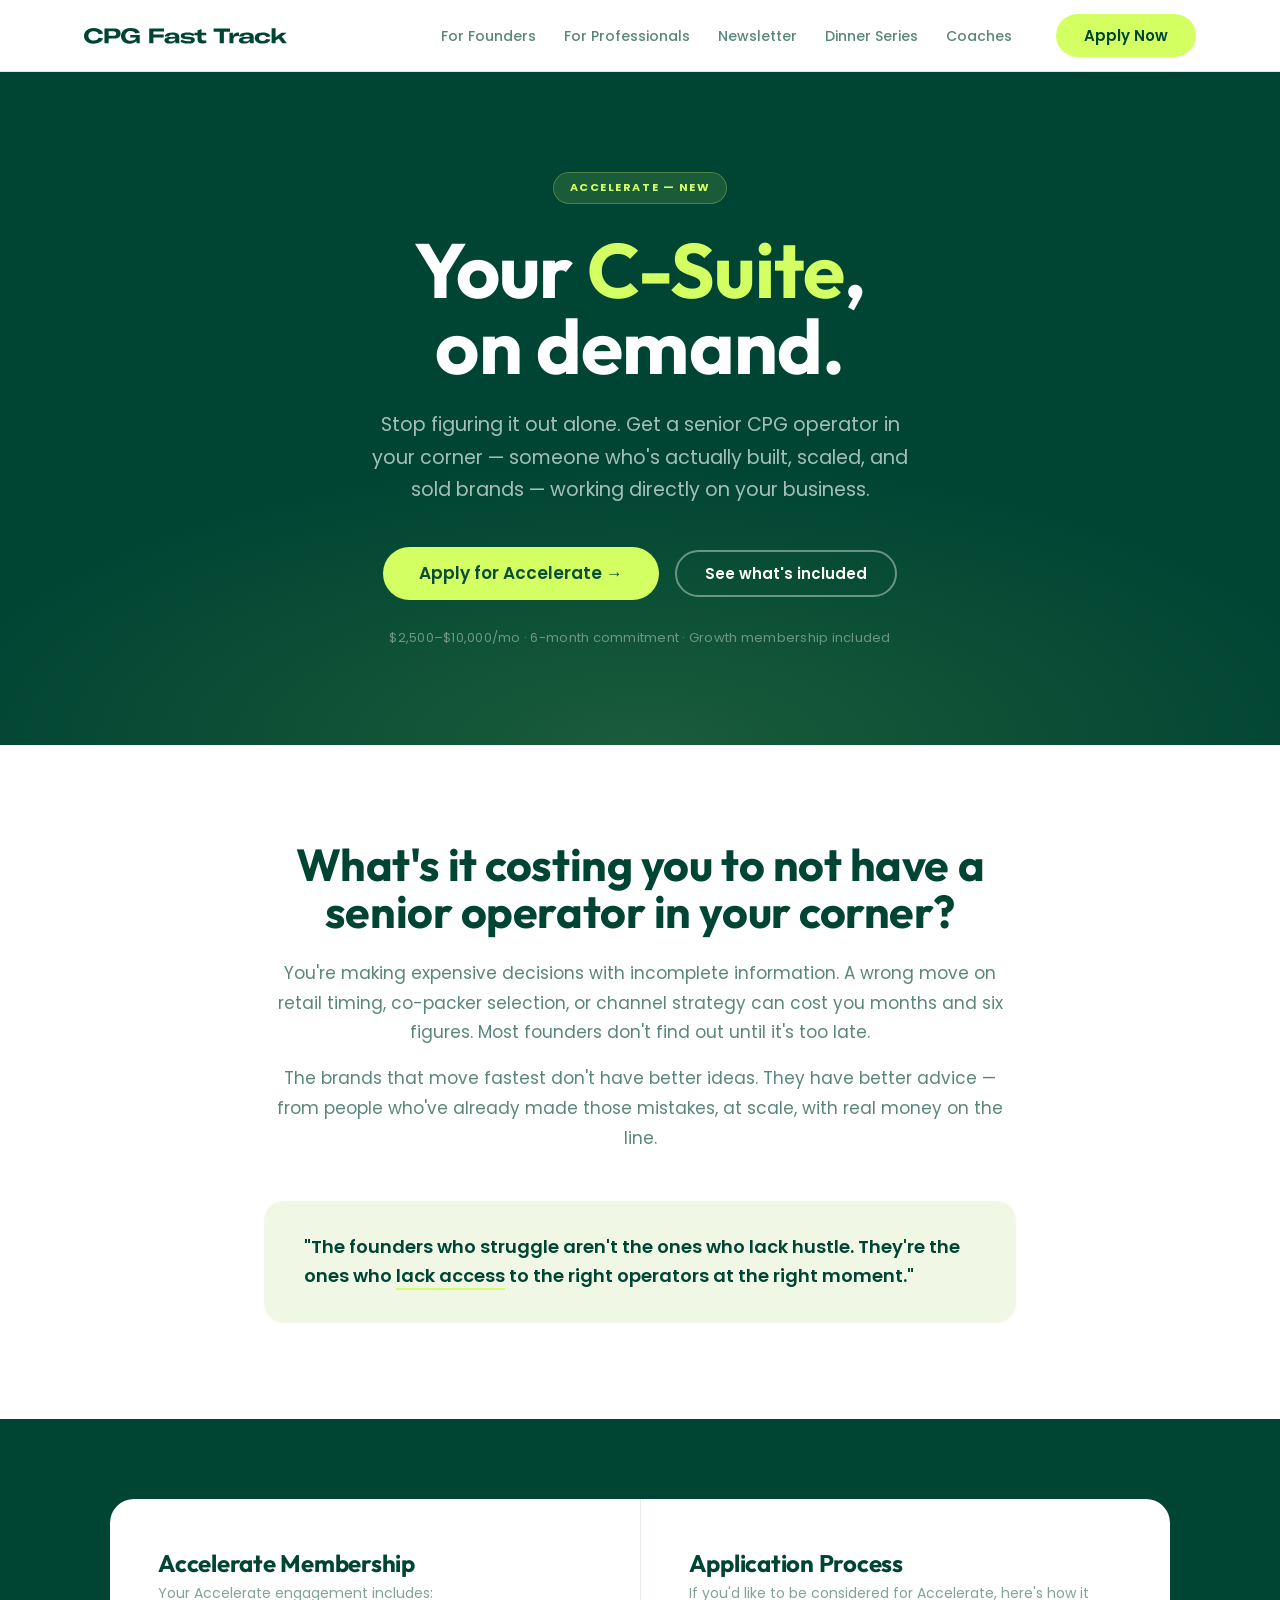
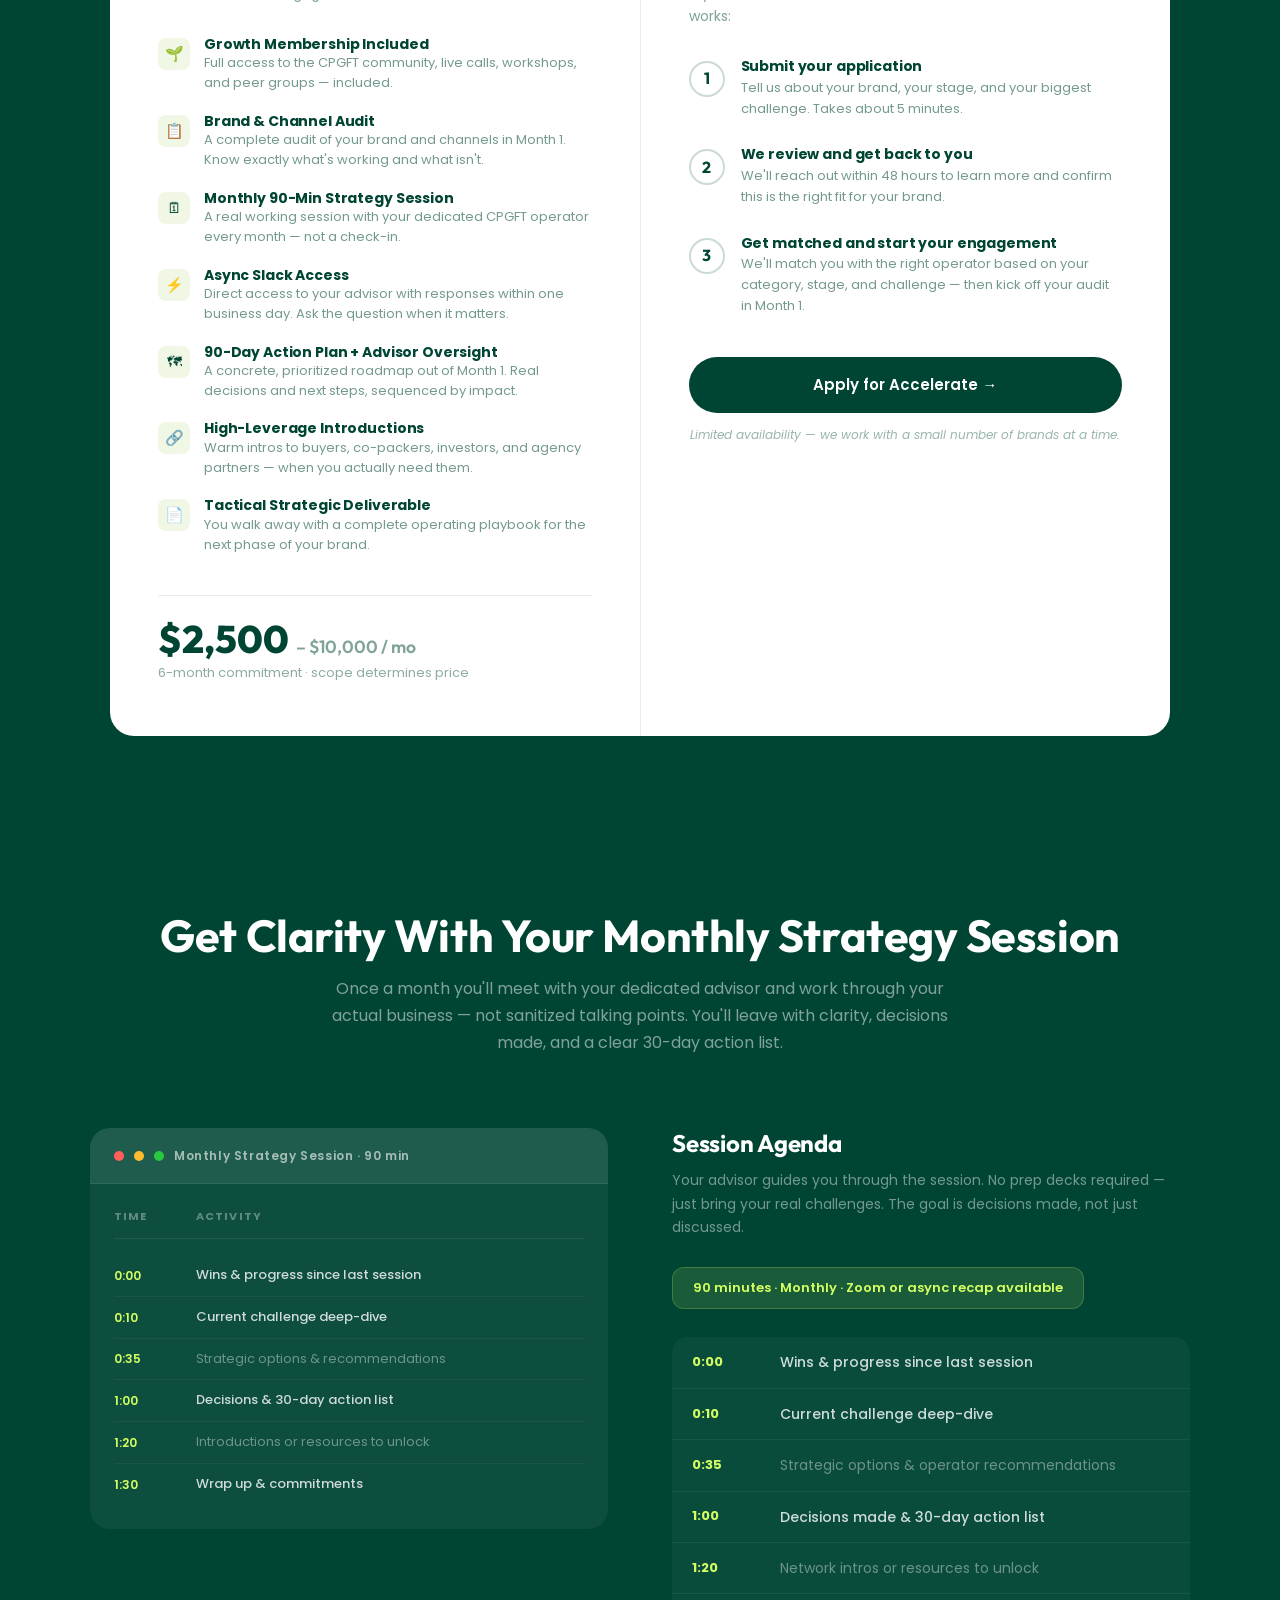
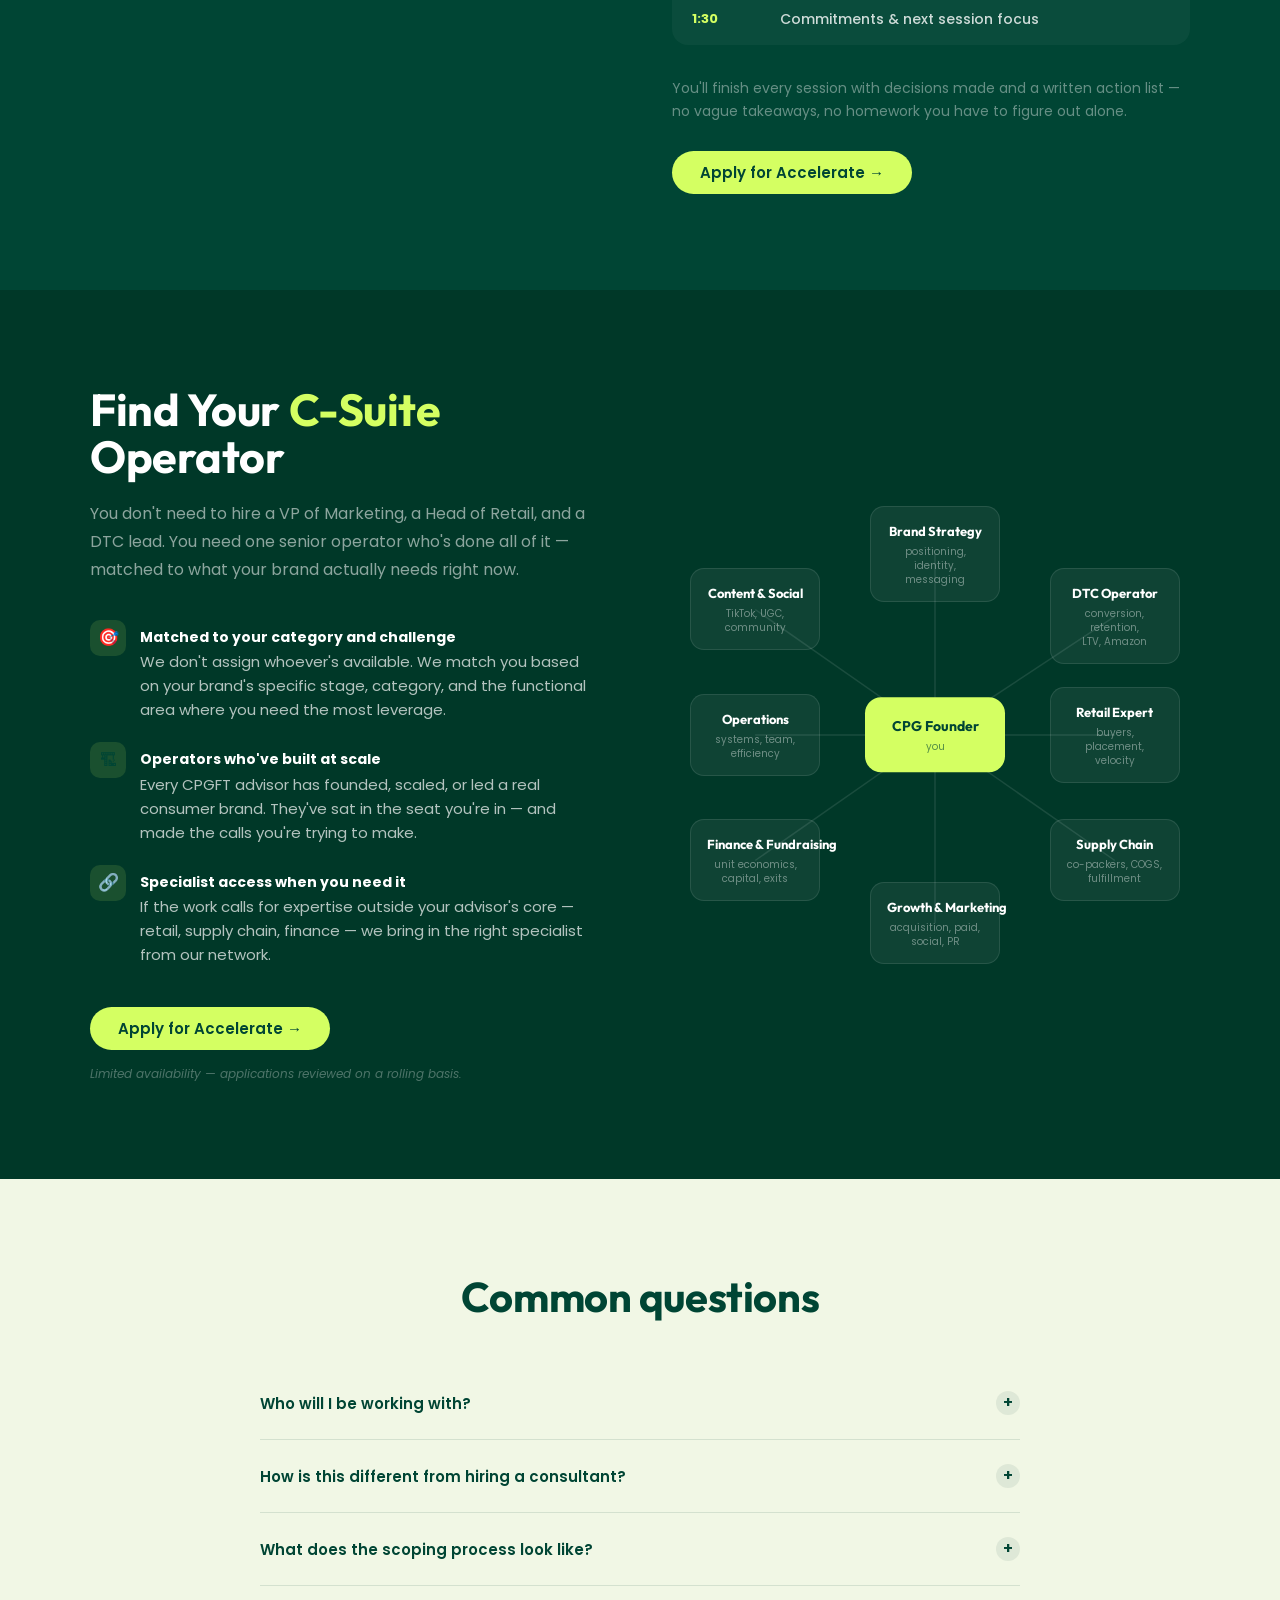
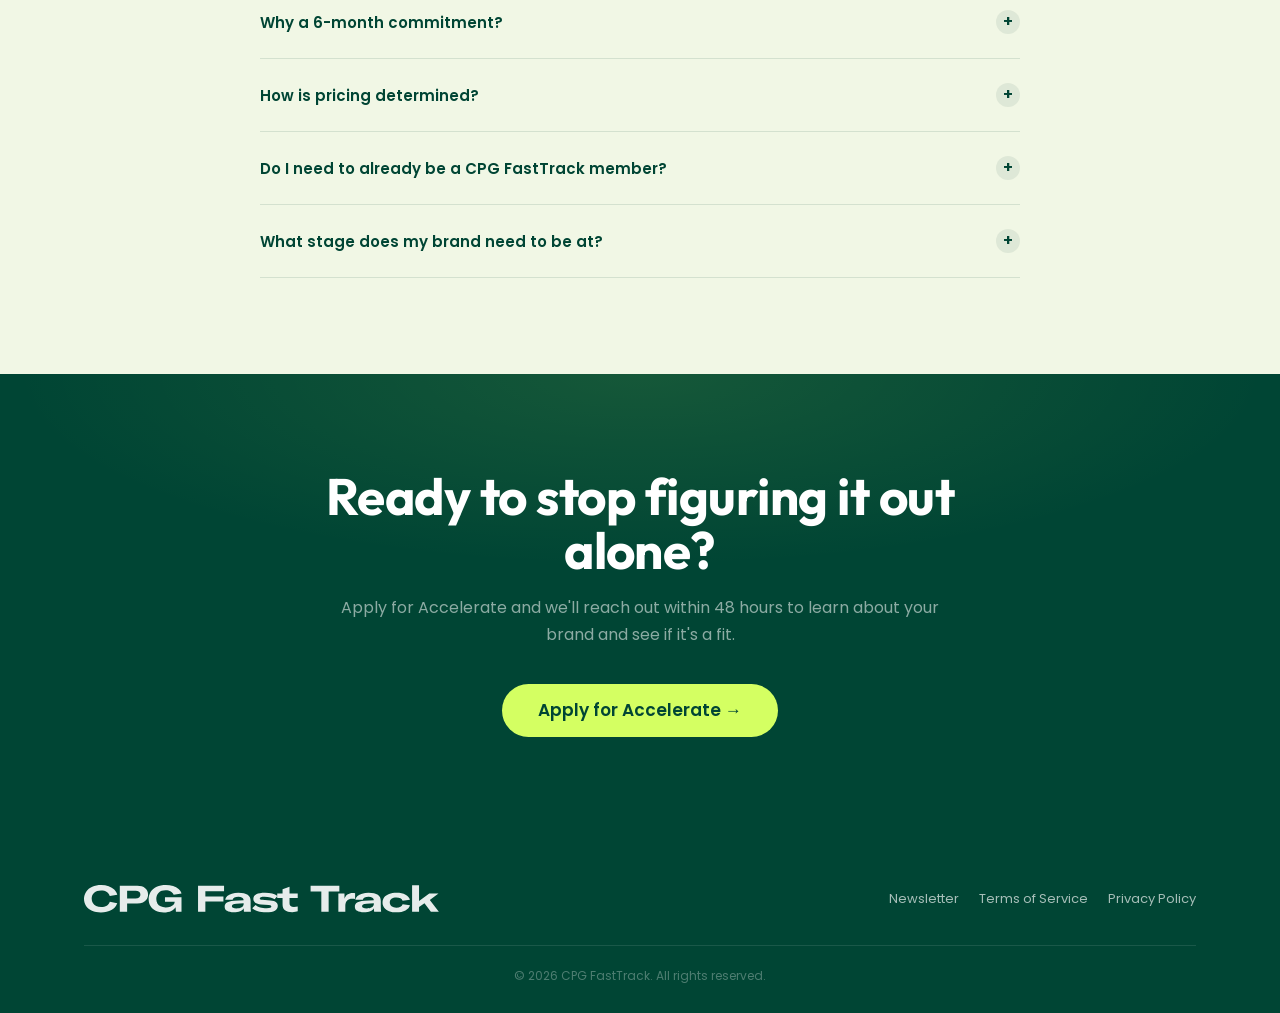
<file: accelerate.html>
<!DOCTYPE html>
<html lang="en">
<head>
  <meta charset="UTF-8">
  <meta name="viewport" content="width=device-width, initial-scale=1.0">
  <link rel="canonical" href="https://cpgfasttrack.com/accelerate">
  <meta name="description" content="Accelerate by CPG FastTrack — get a senior CPG operator in your corner. Monthly strategy sessions, async Slack access, brand audit, and a 90-day action plan. Your C-Suite on demand.">
  <meta property="og:title" content="Accelerate — Your C-Suite on Demand | CPG FastTrack">
  <meta property="og:description" content="Get a senior CPG operator in your corner. Monthly strategy sessions, async access, brand audit, and a 90-day action plan. $2,500–$10,000/mo.">
  <meta property="og:url" content="https://cpgfasttrack.com/accelerate">
  <meta property="og:type" content="website">
  <meta property="og:image" content="https://cpgfasttrack.com/assets/og-image.png">
  <meta name="twitter:card" content="summary_large_image">
  <meta name="twitter:title" content="Accelerate — Your C-Suite on Demand | CPG FastTrack">
  <meta name="twitter:description" content="Get a senior CPG operator in your corner. Monthly strategy sessions, async access, brand audit, and a 90-day action plan.">
  <meta name="twitter:image" content="https://cpgfasttrack.com/assets/og-image.png">
  <title>Accelerate — CPG FastTrack</title>
  <link rel="icon" href="assets/favicon-cpgft.svg">
  <link rel="preconnect" href="https://fonts.googleapis.com">
  <link rel="preconnect" href="https://fonts.gstatic.com" crossorigin>
  <link href="https://fonts.googleapis.com/css2?family=Outfit:wght@700;800&family=Poppins:wght@400;500;600;700&display=swap" rel="stylesheet">
  <link rel="stylesheet" href="assets/style.css">
  <style>

    /* ── Hero ── */
    .acc-hero {
      background: #004534;
      padding: 100px 24px 96px;
      text-align: center;
      position: relative;
      overflow: hidden;
    }
    .acc-hero::before {
      content: '';
      position: absolute;
      inset: 0;
      background: radial-gradient(ellipse 80% 60% at 50% 100%, rgba(212,255,98,0.12) 0%, transparent 70%);
      pointer-events: none;
    }
    .acc-hero-eyebrow {
      display: inline-block;
      font-size: 11px;
      font-weight: 700;
      letter-spacing: 0.14em;
      text-transform: uppercase;
      color: var(--lime);
      background: rgba(212,255,98,0.12);
      border: 1px solid rgba(212,255,98,0.25);
      padding: 6px 16px;
      border-radius: 100px;
      margin-bottom: 28px;
    }
    .acc-hero h1 {
      font-family: 'Outfit', sans-serif;
      font-size: clamp(2.8rem, 6vw, 5.2rem);
      color: #fff;
      line-height: 1.0;
      margin-bottom: 24px;
      max-width: 800px;
      margin-inline: auto;
    }
    .acc-hero h1 em { font-style: normal; color: var(--lime); }
    .acc-hero-sub {
      font-size: clamp(1rem, 2vw, 1.2rem);
      color: rgba(255,255,255,0.65);
      line-height: 1.7;
      max-width: 560px;
      margin: 0 auto 40px;
    }
    .acc-hero-actions {
      display: flex;
      align-items: center;
      justify-content: center;
      gap: 16px;
      flex-wrap: wrap;
    }
    .acc-hero-price {
      margin-top: 28px;
      font-size: 13px;
      color: rgba(255,255,255,0.4);
      letter-spacing: 0.02em;
    }

    /* ── Problem ── */
    .acc-problem {
      padding: 96px 24px;
      max-width: 800px;
      margin: 0 auto;
      text-align: center;
    }
    .acc-problem h2 {
      font-family: 'Outfit', sans-serif;
      font-size: clamp(1.9rem, 3.5vw, 2.8rem);
      color: #004534;
      margin-bottom: 24px;
    }
    .acc-problem p {
      font-size: 17px;
      color: rgba(0,69,52,0.65);
      line-height: 1.75;
      margin-bottom: 16px;
    }
    .acc-problem-callout {
      background: var(--cream);
      border-radius: 20px;
      padding: 32px 40px;
      margin-top: 48px;
      text-align: left;
    }
    .acc-problem-callout p {
      font-size: 18px;
      font-weight: 600;
      color: #004534;
      line-height: 1.6;
      margin: 0;
    }
    .acc-problem-callout p em {
      font-style: normal;
      border-bottom: 2px solid var(--lime);
    }

    /* ══════════════════════════════════════
       SECTION 1 — What you get + How to apply
       ══════════════════════════════════════ */
    .acc-card-section {
      background: #004534;
      padding: 80px 24px;
    }
    .acc-split-card {
      max-width: 1060px;
      margin: 0 auto;
      background: #fff;
      border-radius: 24px;
      display: grid;
      grid-template-columns: 1fr 1px 1fr;
      overflow: hidden;
    }
    .acc-split-left {
      padding: 52px 48px;
    }
    .acc-split-divider {
      background: rgba(0,69,52,0.1);
      width: 1px;
    }
    .acc-split-right {
      padding: 52px 48px;
    }
    .acc-split-left h2,
    .acc-split-right h2 {
      font-family: 'Outfit', sans-serif;
      font-size: 1.5rem;
      color: #004534;
      margin-bottom: 6px;
    }
    .acc-split-sub {
      font-size: 14px;
      color: rgba(0,69,52,0.5);
      margin-bottom: 32px;
    }
    .acc-feat-list {
      display: flex;
      flex-direction: column;
      gap: 20px;
      margin-bottom: 40px;
    }
    .acc-feat-item {
      display: flex;
      align-items: flex-start;
      gap: 14px;
    }
    .acc-feat-icon {
      width: 32px;
      height: 32px;
      border-radius: 8px;
      background: #F1F7E5;
      display: flex;
      align-items: center;
      justify-content: center;
      font-size: 15px;
      flex-shrink: 0;
      margin-top: 1px;
    }
    .acc-feat-text h4 {
      font-family: 'Poppins', sans-serif;
      font-size: 14px;
      font-weight: 700;
      color: #004534;
      margin-bottom: 2px;
    }
    .acc-feat-text p {
      font-size: 13px;
      color: rgba(0,69,52,0.55);
      line-height: 1.55;
    }
    .acc-price-row {
      border-top: 1px solid rgba(0,69,52,0.1);
      padding-top: 24px;
    }
    .acc-price-main {
      font-family: 'Outfit', sans-serif;
      font-size: 2.4rem;
      font-weight: 800;
      color: #004534;
      line-height: 1;
      margin-bottom: 4px;
    }
    .acc-price-main span {
      font-size: 1.1rem;
      font-weight: 600;
      color: rgba(0,69,52,0.5);
    }
    .acc-price-note {
      font-size: 13px;
      color: rgba(0,69,52,0.45);
    }

    /* Application steps */
    .acc-app-steps {
      display: flex;
      flex-direction: column;
      gap: 28px;
      margin-bottom: 40px;
    }
    .acc-app-step {
      display: flex;
      align-items: flex-start;
      gap: 16px;
    }
    .acc-app-num {
      width: 36px;
      height: 36px;
      border-radius: 50%;
      border: 2px solid rgba(0,69,52,0.2);
      display: flex;
      align-items: center;
      justify-content: center;
      font-family: 'Outfit', sans-serif;
      font-size: 1rem;
      font-weight: 700;
      color: #004534;
      flex-shrink: 0;
      margin-top: 2px;
    }
    .acc-app-step-content h4 {
      font-family: 'Poppins', sans-serif;
      font-size: 14px;
      font-weight: 700;
      color: #004534;
      margin-bottom: 4px;
    }
    .acc-app-step-content p {
      font-size: 13px;
      color: rgba(0,69,52,0.55);
      line-height: 1.6;
    }
    .acc-apply-btn {
      display: block;
      width: 100%;
      padding: 16px;
      background: #004534;
      color: #fff;
      border: none;
      border-radius: 100px;
      font-family: 'Poppins', sans-serif;
      font-size: 15px;
      font-weight: 600;
      cursor: pointer;
      text-align: center;
      text-decoration: none;
      transition: opacity 0.15s;
      margin-bottom: 12px;
    }
    .acc-apply-btn:hover { opacity: 0.85; }
    .acc-scarcity {
      text-align: center;
      font-size: 12px;
      color: rgba(0,69,52,0.4);
      font-style: italic;
    }

    /* ══════════════════════════════════════
       SECTION 2 — Monthly Strategy Session
       ══════════════════════════════════════ */
    .acc-session {
      background: #004534;
      padding: 96px 24px;
    }
    .acc-session-inner {
      max-width: 1100px;
      margin: 0 auto;
    }
    .acc-session-header {
      text-align: center;
      margin-bottom: 72px;
    }
    .acc-session-header h2 {
      font-family: 'Outfit', sans-serif;
      font-size: clamp(1.9rem, 3.5vw, 2.8rem);
      color: #fff;
      margin-bottom: 16px;
    }
    .acc-session-header p {
      font-size: 16px;
      color: rgba(255,255,255,0.5);
      max-width: 620px;
      margin: 0 auto;
      line-height: 1.7;
    }
    .acc-session-body {
      display: grid;
      grid-template-columns: 1fr 1fr;
      gap: 64px;
      align-items: start;
    }
    /* Left: visual schedule card */
    .acc-session-visual {
      background: rgba(255,255,255,0.05);
      border-radius: 20px;
      overflow: hidden;
    }
    .acc-session-visual-header {
      background: rgba(255,255,255,0.08);
      padding: 18px 24px;
      display: flex;
      align-items: center;
      gap: 10px;
      border-bottom: 1px solid rgba(255,255,255,0.08);
    }
    .acc-session-dot {
      width: 10px;
      height: 10px;
      border-radius: 50%;
    }
    .acc-session-visual-title {
      font-size: 12px;
      font-weight: 600;
      color: rgba(255,255,255,0.6);
      letter-spacing: 0.05em;
    }
    .acc-session-cal {
      padding: 24px;
    }
    .acc-session-cal-header {
      font-size: 11px;
      font-weight: 700;
      letter-spacing: 0.1em;
      text-transform: uppercase;
      color: rgba(255,255,255,0.35);
      margin-bottom: 16px;
      padding-bottom: 12px;
      border-bottom: 1px solid rgba(255,255,255,0.08);
      display: grid;
      grid-template-columns: 70px 1fr;
      gap: 12px;
    }
    .acc-cal-row {
      display: grid;
      grid-template-columns: 70px 1fr;
      gap: 12px;
      padding: 10px 0;
      border-bottom: 1px solid rgba(255,255,255,0.05);
      align-items: center;
    }
    .acc-cal-row:last-child { border-bottom: none; }
    .acc-cal-time {
      font-size: 12px;
      font-weight: 600;
      color: var(--lime);
      font-family: 'Poppins', sans-serif;
    }
    .acc-cal-task {
      font-size: 13px;
      color: rgba(255,255,255,0.8);
      font-weight: 500;
    }
    .acc-cal-task.muted { color: rgba(255,255,255,0.4); font-weight: 400; }

    /* Right: agenda */
    .acc-session-agenda h3 {
      font-family: 'Outfit', sans-serif;
      font-size: 1.5rem;
      color: #fff;
      margin-bottom: 10px;
    }
    .acc-session-agenda-sub {
      font-size: 14px;
      color: rgba(255,255,255,0.45);
      line-height: 1.65;
      margin-bottom: 28px;
    }
    .acc-session-tag {
      display: inline-block;
      background: rgba(212,255,98,0.12);
      border: 1px solid rgba(212,255,98,0.2);
      color: var(--lime);
      font-size: 13px;
      font-weight: 600;
      padding: 10px 20px;
      border-radius: 12px;
      margin-bottom: 28px;
    }
    .acc-agenda-list {
      display: flex;
      flex-direction: column;
      gap: 0;
      background: rgba(255,255,255,0.04);
      border-radius: 16px;
      overflow: hidden;
      margin-bottom: 32px;
    }
    .acc-agenda-row {
      display: grid;
      grid-template-columns: 72px 1fr;
      gap: 16px;
      padding: 14px 20px;
      border-bottom: 1px solid rgba(255,255,255,0.06);
      align-items: center;
    }
    .acc-agenda-row:last-child { border-bottom: none; }
    .acc-agenda-time {
      font-size: 13px;
      font-weight: 700;
      color: var(--lime);
    }
    .acc-agenda-desc {
      font-size: 14px;
      color: rgba(255,255,255,0.8);
      font-weight: 500;
    }
    .acc-agenda-desc.muted {
      color: rgba(255,255,255,0.4);
      font-weight: 400;
    }
    .acc-session-wrap-note {
      font-size: 14px;
      color: rgba(255,255,255,0.4);
      line-height: 1.65;
      margin-bottom: 28px;
    }

    /* ══════════════════════════════════════
       SECTION 3 — Find Your C-Suite
       ══════════════════════════════════════ */
    .acc-csuite {
      background: #003828;
      padding: 96px 24px;
    }
    .acc-csuite-inner {
      max-width: 1100px;
      margin: 0 auto;
      display: grid;
      grid-template-columns: 1fr 1fr;
      gap: 80px;
      align-items: center;
    }
    .acc-csuite-left h2 {
      font-family: 'Outfit', sans-serif;
      font-size: clamp(1.9rem, 3.5vw, 2.8rem);
      color: #fff;
      margin-bottom: 20px;
    }
    .acc-csuite-left h2 em {
      font-style: normal;
      color: var(--lime);
    }
    .acc-csuite-intro {
      font-size: 16px;
      color: rgba(255,255,255,0.55);
      line-height: 1.75;
      margin-bottom: 36px;
    }
    .acc-csuite-bullets {
      display: flex;
      flex-direction: column;
      gap: 20px;
      margin-bottom: 40px;
    }
    .acc-csuite-bullet {
      display: flex;
      align-items: flex-start;
      gap: 14px;
    }
    .acc-csuite-bullet-icon {
      width: 36px;
      height: 36px;
      border-radius: 10px;
      background: rgba(212,255,98,0.12);
      display: flex;
      align-items: center;
      justify-content: center;
      font-size: 17px;
      flex-shrink: 0;
    }
    .acc-csuite-bullet-text {
      font-size: 15px;
      color: rgba(255,255,255,0.7);
      line-height: 1.6;
      padding-top: 6px;
    }
    .acc-csuite-bullet-text strong {
      color: #fff;
      display: block;
      font-size: 14px;
      margin-bottom: 2px;
    }
    .acc-csuite-scarcity {
      margin-top: 14px;
      font-size: 12px;
      color: rgba(255,255,255,0.3);
      font-style: italic;
    }

    /* Org chart */
    .acc-org {
      position: relative;
      height: 520px;
    }
    .acc-org-node {
      position: absolute;
      background: rgba(255,255,255,0.06);
      border: 1px solid rgba(255,255,255,0.1);
      border-radius: 14px;
      padding: 14px 16px;
      text-align: center;
      transition: background 0.2s;
    }
    .acc-org-node:hover { background: rgba(255,255,255,0.1); }
    .acc-org-node-title {
      font-family: 'Outfit', sans-serif;
      font-size: 13px;
      font-weight: 700;
      color: #fff;
      margin-bottom: 3px;
      white-space: nowrap;
    }
    .acc-org-node-sub {
      font-size: 10px;
      color: rgba(255,255,255,0.4);
      line-height: 1.4;
    }
    .acc-org-center {
      position: absolute;
      top: 50%;
      left: 50%;
      transform: translate(-50%, -50%);
      background: var(--lime);
      border: none;
      border-radius: 16px;
      padding: 18px 22px;
      text-align: center;
      z-index: 2;
    }
    .acc-org-center .acc-org-node-title { color: #004534; font-size: 14px; }
    .acc-org-center .acc-org-node-sub { color: rgba(0,69,52,0.6); }

    /* connector lines via SVG overlay */
    .acc-org-svg {
      position: absolute;
      inset: 0;
      width: 100%;
      height: 100%;
      pointer-events: none;
    }
    .acc-org-svg line {
      stroke: rgba(255,255,255,0.1);
      stroke-width: 1.5;
    }

    /* ── FAQ ── */
    .acc-faq {
      background: var(--cream);
      padding: 96px 24px;
    }
    .acc-faq-inner {
      max-width: 760px;
      margin: 0 auto;
    }
    .acc-faq h2 {
      font-family: 'Outfit', sans-serif;
      font-size: clamp(1.9rem, 3.5vw, 2.6rem);
      color: #004534;
      margin-bottom: 48px;
      text-align: center;
    }
    .acc-faq-item { border-bottom: 1px solid rgba(0,69,52,0.12); }
    .acc-faq-q {
      width: 100%;
      background: none;
      border: none;
      cursor: pointer;
      display: flex;
      align-items: center;
      justify-content: space-between;
      gap: 16px;
      padding: 24px 0;
      text-align: left;
      font-family: 'Poppins', sans-serif;
      font-size: 15px;
      font-weight: 600;
      color: #004534;
      line-height: 1.4;
    }
    .acc-faq-icon {
      flex-shrink: 0;
      width: 24px;
      height: 24px;
      border-radius: 50%;
      background: rgba(0,69,52,0.08);
      display: flex;
      align-items: center;
      justify-content: center;
      transition: background 0.2s, transform 0.3s;
      font-size: 16px;
      color: #004534;
      line-height: 1;
    }
    .acc-faq-item.open .acc-faq-icon { background: var(--lime); transform: rotate(45deg); }
    .acc-faq-a {
      font-size: 15px;
      color: rgba(0,69,52,0.65);
      line-height: 1.75;
      padding-bottom: 24px;
      display: none;
    }
    .acc-faq-item.open .acc-faq-a { display: block; }

    /* ── CTA ── */
    .acc-cta {
      padding: 96px 24px;
      background: #004534;
      text-align: center;
      position: relative;
      overflow: hidden;
    }
    .acc-cta::before {
      content: '';
      position: absolute;
      inset: 0;
      background: radial-gradient(ellipse 70% 60% at 50% 0%, rgba(212,255,98,0.1) 0%, transparent 70%);
      pointer-events: none;
    }
    .acc-cta-inner { position: relative; max-width: 640px; margin: 0 auto; }
    .acc-cta h2 {
      font-family: 'Outfit', sans-serif;
      font-size: clamp(2rem, 4vw, 3.2rem);
      color: #fff;
      margin-bottom: 16px;
    }
    .acc-cta p {
      font-size: 16px;
      color: rgba(255,255,255,0.55);
      line-height: 1.7;
      margin-bottom: 36px;
    }

    /* ── Responsive ── */
    @media (max-width: 900px) {
      .acc-split-card { grid-template-columns: 1fr; }
      .acc-split-divider { width: 100%; height: 1px; }
      .acc-session-body { grid-template-columns: 1fr; }
      .acc-csuite-inner { grid-template-columns: 1fr; }
      .acc-org { height: 400px; }
    }
    @media (max-width: 640px) {
      .acc-split-left, .acc-split-right { padding: 36px 28px; }
      .acc-problem-callout { padding: 28px 24px; }
    }
  </style>
  <!-- Meta Pixel -->
  <script>
  !function(f,b,e,v,n,t,s){if(f.fbq)return;n=f.fbq=function(){n.callMethod?
  n.callMethod.apply(n,arguments):n.queue.push(arguments)};if(!f._fbq)f._fbq=n;
  n.push=n;n.loaded=!0;n.version='2.0';n.queue=[];t=b.createElement(e);t.async=!0;
  t.src=v;s=b.getElementsByTagName(e)[0];s.parentNode.insertBefore(t,s)}(window,
  document,'script','https://connect.facebook.net/en_US/fbevents.js');
  fbq('init','24452779434354074');
  fbq('track','PageView');
  </script>
  <noscript><img height="1" width="1" style="display:none" src="https://www.facebook.com/tr?id=24452779434354074&ev=PageView&noscript=1"/></noscript>
  <!-- End Meta Pixel -->
  <!-- GA4 -->
  <script async src="https://www.googletagmanager.com/gtag/js?id=G-CQ71WHJSFG"></script>
  <script>
    window.dataLayer = window.dataLayer || [];
    function gtag(){dataLayer.push(arguments);}
    gtag('js', new Date());
    gtag('config', 'G-CQ71WHJSFG');
  </script>
  <!-- End GA4 -->
  <script type="application/ld+json">{"@context":"https://schema.org","@type":"Organization","name":"CPG FastTrack","url":"https://cpgfasttrack.com","logo":"https://cpgfasttrack.com/assets/cpgft-logo.svg","description":"CPG FastTrack is a growth platform and community for CPG founders — with expert coaching, peer accountability, and a network of operators who have built real consumer brands.","sameAs":["https://www.linkedin.com/company/cpg-fasttrack"]}</script>
</head>
<body>

  <nav class="nav">
    <div class="container">
      <a href="/" class="nav-logo">
        <img src="assets/cpgft-logo.svg" alt="CPG FastTrack">
      </a>
      <ul class="nav-links" id="nav-links">
        <li><a href="/">For Founders</a></li>
        <li><a href="/cpg-professionals.html">For Professionals</a></li>
        <li><a href="/newsletter.html">Newsletter</a></li>
        <li><a href="/nyc-dinners.html">Dinner Series</a></li>
        <li><a href="/coaches.html">Coaches</a></li>
      </ul>
      <a href="#apply" class="btn btn-lime nav-cta">Apply Now</a>
      <button class="nav-toggle" id="nav-toggle" aria-label="Toggle menu"><span></span><span></span><span></span></button>
    </div>
  </nav>

  <!-- Hero -->
  <section class="acc-hero">
    <span class="acc-hero-eyebrow">Accelerate — New</span>
    <h1>Your <em>C-Suite</em>,<br>on demand.</h1>
    <p class="acc-hero-sub">Stop figuring it out alone. Get a senior CPG operator in your corner — someone who's actually built, scaled, and sold brands — working directly on your business.</p>
    <div class="acc-hero-actions">
      <a href="#apply" class="btn btn-lime btn-lg">Apply for Accelerate →</a>
      <a href="#what-you-get" class="btn btn-outline-white">See what's included</a>
    </div>
    <p class="acc-hero-price">$2,500–$10,000/mo · 6-month commitment · Growth membership included</p>
  </section>

  <!-- Problem -->
  <section class="acc-problem">
    <h2>What's it costing you to not have a senior operator in your corner?</h2>
    <p>You're making expensive decisions with incomplete information. A wrong move on retail timing, co-packer selection, or channel strategy can cost you months and six figures. Most founders don't find out until it's too late.</p>
    <p>The brands that move fastest don't have better ideas. They have better advice — from people who've already made those mistakes, at scale, with real money on the line.</p>
    <div class="acc-problem-callout">
      <p>"The founders who struggle aren't the ones who lack hustle. They're the ones who <em>lack access</em> to the right operators at the right moment."</p>
    </div>
  </section>

  <!-- ═══════════════════════════════════════════
       SECTION 1 — What you get + How to apply
       ═══════════════════════════════════════════ -->
  <section class="acc-card-section" id="what-you-get">
    <div class="acc-split-card">

      <div class="acc-split-left">
        <h2>Accelerate Membership</h2>
        <p class="acc-split-sub">Your Accelerate engagement includes:</p>

        <div class="acc-feat-list">
          <div class="acc-feat-item">
            <div class="acc-feat-icon">🌱</div>
            <div class="acc-feat-text">
              <h4>Growth Membership Included</h4>
              <p>Full access to the CPGFT community, live calls, workshops, and peer groups — included.</p>
            </div>
          </div>
          <div class="acc-feat-item">
            <div class="acc-feat-icon">📋</div>
            <div class="acc-feat-text">
              <h4>Brand & Channel Audit</h4>
              <p>A complete audit of your brand and channels in Month 1. Know exactly what's working and what isn't.</p>
            </div>
          </div>
          <div class="acc-feat-item">
            <div class="acc-feat-icon">🗓</div>
            <div class="acc-feat-text">
              <h4>Monthly 90-Min Strategy Session</h4>
              <p>A real working session with your dedicated CPGFT operator every month — not a check-in.</p>
            </div>
          </div>
          <div class="acc-feat-item">
            <div class="acc-feat-icon">⚡</div>
            <div class="acc-feat-text">
              <h4>Async Slack Access</h4>
              <p>Direct access to your advisor with responses within one business day. Ask the question when it matters.</p>
            </div>
          </div>
          <div class="acc-feat-item">
            <div class="acc-feat-icon">🗺</div>
            <div class="acc-feat-text">
              <h4>90-Day Action Plan + Advisor Oversight</h4>
              <p>A concrete, prioritized roadmap out of Month 1. Real decisions and next steps, sequenced by impact.</p>
            </div>
          </div>
          <div class="acc-feat-item">
            <div class="acc-feat-icon">🔗</div>
            <div class="acc-feat-text">
              <h4>High-Leverage Introductions</h4>
              <p>Warm intros to buyers, co-packers, investors, and agency partners — when you actually need them.</p>
            </div>
          </div>
          <div class="acc-feat-item">
            <div class="acc-feat-icon">📄</div>
            <div class="acc-feat-text">
              <h4>Tactical Strategic Deliverable</h4>
              <p>You walk away with a complete operating playbook for the next phase of your brand.</p>
            </div>
          </div>
        </div>

        <div class="acc-price-row">
          <div class="acc-price-main">$2,500 <span>– $10,000 / mo</span></div>
          <p class="acc-price-note">6-month commitment · scope determines price</p>
        </div>
      </div>

      <div class="acc-split-divider"></div>

      <div class="acc-split-right" id="apply">
        <h2>Application Process</h2>
        <p class="acc-split-sub">If you'd like to be considered for Accelerate, here's how it works:</p>

        <div class="acc-app-steps">
          <div class="acc-app-step">
            <div class="acc-app-num">1</div>
            <div class="acc-app-step-content">
              <h4>Submit your application</h4>
              <p>Tell us about your brand, your stage, and your biggest challenge. Takes about 5 minutes.</p>
            </div>
          </div>
          <div class="acc-app-step">
            <div class="acc-app-num">2</div>
            <div class="acc-app-step-content">
              <h4>We review and get back to you</h4>
              <p>We'll reach out within 48 hours to learn more and confirm this is the right fit for your brand.</p>
            </div>
          </div>
          <div class="acc-app-step">
            <div class="acc-app-num">3</div>
            <div class="acc-app-step-content">
              <h4>Get matched and start your engagement</h4>
              <p>We'll match you with the right operator based on your category, stage, and challenge — then kick off your audit in Month 1.</p>
            </div>
          </div>
        </div>

        <a href="https://wsrwt15qmdi.typeform.com/to/EsXEwmC3" class="acc-apply-btn" target="_blank" rel="noopener">Apply for Accelerate →</a>
        <p class="acc-scarcity">Limited availability — we work with a small number of brands at a time.</p>
      </div>

    </div>
  </section>

  <!-- ═══════════════════════════════════════════
       SECTION 2 — Monthly Strategy Session
       ═══════════════════════════════════════════ -->
  <section class="acc-session">
    <div class="acc-session-inner">
      <div class="acc-session-header">
        <h2>Get Clarity With Your Monthly Strategy Session</h2>
        <p>Once a month you'll meet with your dedicated advisor and work through your actual business — not sanitized talking points. You'll leave with clarity, decisions made, and a clear 30-day action list.</p>
      </div>

      <div class="acc-session-body">

        <!-- Left: visual schedule mockup -->
        <div class="acc-session-visual">
          <div class="acc-session-visual-header">
            <div class="acc-session-dot" style="background:#ff5f57"></div>
            <div class="acc-session-dot" style="background:#febc2e"></div>
            <div class="acc-session-dot" style="background:#28c840"></div>
            <span class="acc-session-visual-title">Monthly Strategy Session · 90 min</span>
          </div>
          <div class="acc-session-cal">
            <div class="acc-session-cal-header">
              <span>Time</span>
              <span>Activity</span>
            </div>
            <div class="acc-cal-row">
              <span class="acc-cal-time">0:00</span>
              <span class="acc-cal-task">Wins & progress since last session</span>
            </div>
            <div class="acc-cal-row">
              <span class="acc-cal-time">0:10</span>
              <span class="acc-cal-task">Current challenge deep-dive</span>
            </div>
            <div class="acc-cal-row">
              <span class="acc-cal-time">0:35</span>
              <span class="acc-cal-task muted">Strategic options & recommendations</span>
            </div>
            <div class="acc-cal-row">
              <span class="acc-cal-time">1:00</span>
              <span class="acc-cal-task">Decisions & 30-day action list</span>
            </div>
            <div class="acc-cal-row">
              <span class="acc-cal-time">1:20</span>
              <span class="acc-cal-task muted">Introductions or resources to unlock</span>
            </div>
            <div class="acc-cal-row">
              <span class="acc-cal-time">1:30</span>
              <span class="acc-cal-task">Wrap up & commitments</span>
            </div>
          </div>
        </div>

        <!-- Right: agenda detail -->
        <div class="acc-session-agenda">
          <h3>Session Agenda</h3>
          <p class="acc-session-agenda-sub">Your advisor guides you through the session. No prep decks required — just bring your real challenges. The goal is decisions made, not just discussed.</p>

          <div class="acc-session-tag">90 minutes · Monthly · Zoom or async recap available</div>

          <div class="acc-agenda-list">
            <div class="acc-agenda-row">
              <span class="acc-agenda-time">0:00</span>
              <span class="acc-agenda-desc">Wins & progress since last session</span>
            </div>
            <div class="acc-agenda-row">
              <span class="acc-agenda-time">0:10</span>
              <span class="acc-agenda-desc">Current challenge deep-dive</span>
            </div>
            <div class="acc-agenda-row">
              <span class="acc-agenda-time">0:35</span>
              <span class="acc-agenda-desc muted">Strategic options & operator recommendations</span>
            </div>
            <div class="acc-agenda-row">
              <span class="acc-agenda-time">1:00</span>
              <span class="acc-agenda-desc">Decisions made & 30-day action list</span>
            </div>
            <div class="acc-agenda-row">
              <span class="acc-agenda-time">1:20</span>
              <span class="acc-agenda-desc muted">Network intros or resources to unlock</span>
            </div>
            <div class="acc-agenda-row">
              <span class="acc-agenda-time">1:30</span>
              <span class="acc-agenda-desc">Commitments & next session focus</span>
            </div>
          </div>

          <p class="acc-session-wrap-note">You'll finish every session with decisions made and a written action list — no vague takeaways, no homework you have to figure out alone.</p>

          <a href="#apply" class="btn btn-lime">Apply for Accelerate →</a>
        </div>

      </div>
    </div>
  </section>

  <!-- ═══════════════════════════════════════════
       SECTION 3 — Find Your C-Suite
       ═══════════════════════════════════════════ -->
  <section class="acc-csuite">
    <div class="acc-csuite-inner">

      <div class="acc-csuite-left">
        <h2>Find Your <em>C-Suite</em> Operator</h2>
        <p class="acc-csuite-intro">You don't need to hire a VP of Marketing, a Head of Retail, and a DTC lead. You need one senior operator who's done all of it — matched to what your brand actually needs right now.</p>

        <div class="acc-csuite-bullets">
          <div class="acc-csuite-bullet">
            <div class="acc-csuite-bullet-icon">🎯</div>
            <div class="acc-csuite-bullet-text">
              <strong>Matched to your category and challenge</strong>
              We don't assign whoever's available. We match you based on your brand's specific stage, category, and the functional area where you need the most leverage.
            </div>
          </div>
          <div class="acc-csuite-bullet">
            <div class="acc-csuite-bullet-icon">🏗</div>
            <div class="acc-csuite-bullet-text">
              <strong>Operators who've built at scale</strong>
              Every CPGFT advisor has founded, scaled, or led a real consumer brand. They've sat in the seat you're in — and made the calls you're trying to make.
            </div>
          </div>
          <div class="acc-csuite-bullet">
            <div class="acc-csuite-bullet-icon">🔗</div>
            <div class="acc-csuite-bullet-text">
              <strong>Specialist access when you need it</strong>
              If the work calls for expertise outside your advisor's core — retail, supply chain, finance — we bring in the right specialist from our network.
            </div>
          </div>
        </div>

        <a href="#apply" class="btn btn-lime">Apply for Accelerate →</a>
        <p class="acc-csuite-scarcity">Limited availability — applications reviewed on a rolling basis.</p>
      </div>

      <!-- Org chart -->
      <div class="acc-org" id="acc-org">
        <svg class="acc-org-svg" id="acc-org-svg"></svg>

        <!-- Center node -->
        <div class="acc-org-node acc-org-center" id="node-center" style="width:140px">
          <div class="acc-org-node-title">CPG Founder</div>
          <div class="acc-org-node-sub">you</div>
        </div>

        <!-- Surrounding nodes -->
        <div class="acc-org-node" id="node-brand" style="width:130px; top:6%; left:50%; transform:translateX(-50%)">
          <div class="acc-org-node-title">Brand Strategy</div>
          <div class="acc-org-node-sub">positioning, identity,<br>messaging</div>
        </div>

        <div class="acc-org-node" id="node-dtc" style="width:130px; top:18%; right:2%">
          <div class="acc-org-node-title">DTC Operator</div>
          <div class="acc-org-node-sub">conversion, retention,<br>LTV, Amazon</div>
        </div>

        <div class="acc-org-node" id="node-retail" style="width:130px; top:50%; right:2%; transform:translateY(-50%)">
          <div class="acc-org-node-title">Retail Expert</div>
          <div class="acc-org-node-sub">buyers, placement,<br>velocity</div>
        </div>

        <div class="acc-org-node" id="node-supply" style="width:130px; bottom:18%; right:2%">
          <div class="acc-org-node-title">Supply Chain</div>
          <div class="acc-org-node-sub">co-packers, COGS,<br>fulfillment</div>
        </div>

        <div class="acc-org-node" id="node-growth" style="width:130px; bottom:6%; left:50%; transform:translateX(-50%)">
          <div class="acc-org-node-title">Growth & Marketing</div>
          <div class="acc-org-node-sub">acquisition, paid,<br>social, PR</div>
        </div>

        <div class="acc-org-node" id="node-finance" style="width:130px; bottom:18%; left:2%">
          <div class="acc-org-node-title">Finance & Fundraising</div>
          <div class="acc-org-node-sub">unit economics,<br>capital, exits</div>
        </div>

        <div class="acc-org-node" id="node-ops" style="width:130px; top:50%; left:2%; transform:translateY(-50%)">
          <div class="acc-org-node-title">Operations</div>
          <div class="acc-org-node-sub">systems, team,<br>efficiency</div>
        </div>

        <div class="acc-org-node" id="node-content" style="width:130px; top:18%; left:2%">
          <div class="acc-org-node-title">Content & Social</div>
          <div class="acc-org-node-sub">TikTok, UGC,<br>community</div>
        </div>
      </div>

    </div>
  </section>

  <!-- FAQ -->
  <section class="acc-faq">
    <div class="acc-faq-inner">
      <h2>Common questions</h2>

      <div class="acc-faq-item">
        <button class="acc-faq-q">Who will I be working with?<span class="acc-faq-icon">+</span></button>
        <p class="acc-faq-a">You'll be matched with one of the CPGFT operators based on your brand's category, stage, and primary challenge. Our team includes founders and operators who've scaled DTC brands, landed national retail, raised capital, and built 8-figure businesses in the CPG space.</p>
      </div>

      <div class="acc-faq-item">
        <button class="acc-faq-q">How is this different from hiring a consultant?<span class="acc-faq-icon">+</span></button>
        <p class="acc-faq-a">Traditional consultants charge for frameworks and decks. Your Accelerate advisor has skin in the game — they've built what you're building and will tell you exactly what they'd do differently. You get async access, monthly working sessions, and a real relationship, not a scoped-and-billed project that ends when the retainer does.</p>
      </div>

      <div class="acc-faq-item">
        <button class="acc-faq-q">What does the scoping process look like?<span class="acc-faq-icon">+</span></button>
        <p class="acc-faq-a">After you're matched, your advisor conducts a full audit of your brand and channels in Month 1. From there, you'll align on the single most high-leverage project for the next 6 months — whether that's a retail go-to-market, a DTC channel rebuild, a supply chain overhaul, or something else entirely.</p>
      </div>

      <div class="acc-faq-item">
        <button class="acc-faq-q">Why a 6-month commitment?<span class="acc-faq-icon">+</span></button>
        <p class="acc-faq-a">Real results in CPG don't happen in 30 days. Retail placements, brand repositioning, supply chain improvements — these take time to implement and measure. Six months gives us enough runway to scope, execute, and see results, not just hand you a plan.</p>
      </div>

      <div class="acc-faq-item">
        <button class="acc-faq-q">How is pricing determined?<span class="acc-faq-icon">+</span></button>
        <p class="acc-faq-a">Pricing ranges from $2,500 to $10,000/mo depending on the scope of engagement and hours needed. We'll discuss this during the application process and won't move forward until the scope and investment are aligned.</p>
      </div>

      <div class="acc-faq-item">
        <button class="acc-faq-q">Do I need to already be a CPG FastTrack member?<span class="acc-faq-icon">+</span></button>
        <p class="acc-faq-a">No — Growth membership is included in Accelerate. You don't need an existing membership to apply.</p>
      </div>

      <div class="acc-faq-item">
        <button class="acc-faq-q">What stage does my brand need to be at?<span class="acc-faq-icon">+</span></button>
        <p class="acc-faq-a">Accelerate is designed for brands that are generating revenue and have product-market fit to build on. If you're still pre-revenue or in early validation, our Growth membership is the better starting point.</p>
      </div>

    </div>
  </section>

  <!-- CTA -->
  <section class="acc-cta">
    <div class="acc-cta-inner">
      <h2>Ready to stop figuring it out alone?</h2>
      <p>Apply for Accelerate and we'll reach out within 48 hours to learn about your brand and see if it's a fit.</p>
      <a href="https://wsrwt15qmdi.typeform.com/to/EsXEwmC3" class="btn btn-lime btn-lg" target="_blank" rel="noopener">Apply for Accelerate →</a>
    </div>
  </section>

  <footer class="footer">
    <div class="container">
      <div class="footer-inner">
        <div class="footer-logo">
          <img src="assets/cpgft-logo.svg" alt="CPG FastTrack">
        </div>
        <div class="footer-links">
          <a href="/newsletter.html">Newsletter</a>
          <a href="/terms-of-service.html">Terms of Service</a>
          <a href="/privacy-policy.html">Privacy Policy</a>
        </div>
      </div>
      <div class="footer-bottom">© 2026 CPG FastTrack. All rights reserved.</div>
    </div>
  </footer>

  <script>
    document.getElementById('nav-toggle').addEventListener('click', () =>
      document.getElementById('nav-links').classList.toggle('open'));

    document.querySelectorAll('.acc-faq-q').forEach(btn => {
      btn.addEventListener('click', () => {
        const item = btn.closest('.acc-faq-item');
        const isOpen = item.classList.contains('open');
        document.querySelectorAll('.acc-faq-item').forEach(i => i.classList.remove('open'));
        if (!isOpen) item.classList.add('open');
      });
    });

    // Draw SVG connector lines from center node to each surrounding node
    function drawOrgLines() {
      const org = document.getElementById('acc-org');
      const svg = document.getElementById('acc-org-svg');
      const center = document.getElementById('node-center');
      if (!org || !svg || !center) return;

      const orgRect = org.getBoundingClientRect();
      const cRect = center.getBoundingClientRect();
      const cx = cRect.left - orgRect.left + cRect.width / 2;
      const cy = cRect.top - orgRect.top + cRect.height / 2;

      const nodeIds = ['node-brand','node-dtc','node-retail','node-supply','node-growth','node-finance','node-ops','node-content'];
      svg.innerHTML = '';
      nodeIds.forEach(id => {
        const node = document.getElementById(id);
        if (!node) return;
        const r = node.getBoundingClientRect();
        const nx = r.left - orgRect.left + r.width / 2;
        const ny = r.top - orgRect.top + r.height / 2;
        const line = document.createElementNS('http://www.w3.org/2000/svg','line');
        line.setAttribute('x1', cx);
        line.setAttribute('y1', cy);
        line.setAttribute('x2', nx);
        line.setAttribute('y2', ny);
        svg.appendChild(line);
      });
    }
    window.addEventListener('load', drawOrgLines);
    window.addEventListener('resize', drawOrgLines);
  </script>
  <script async data-uid="e57afaa1ac" src="https://cpg-fasttrack.kit.com/e57afaa1ac/index.js"></script>
</body>
</html>
</file>
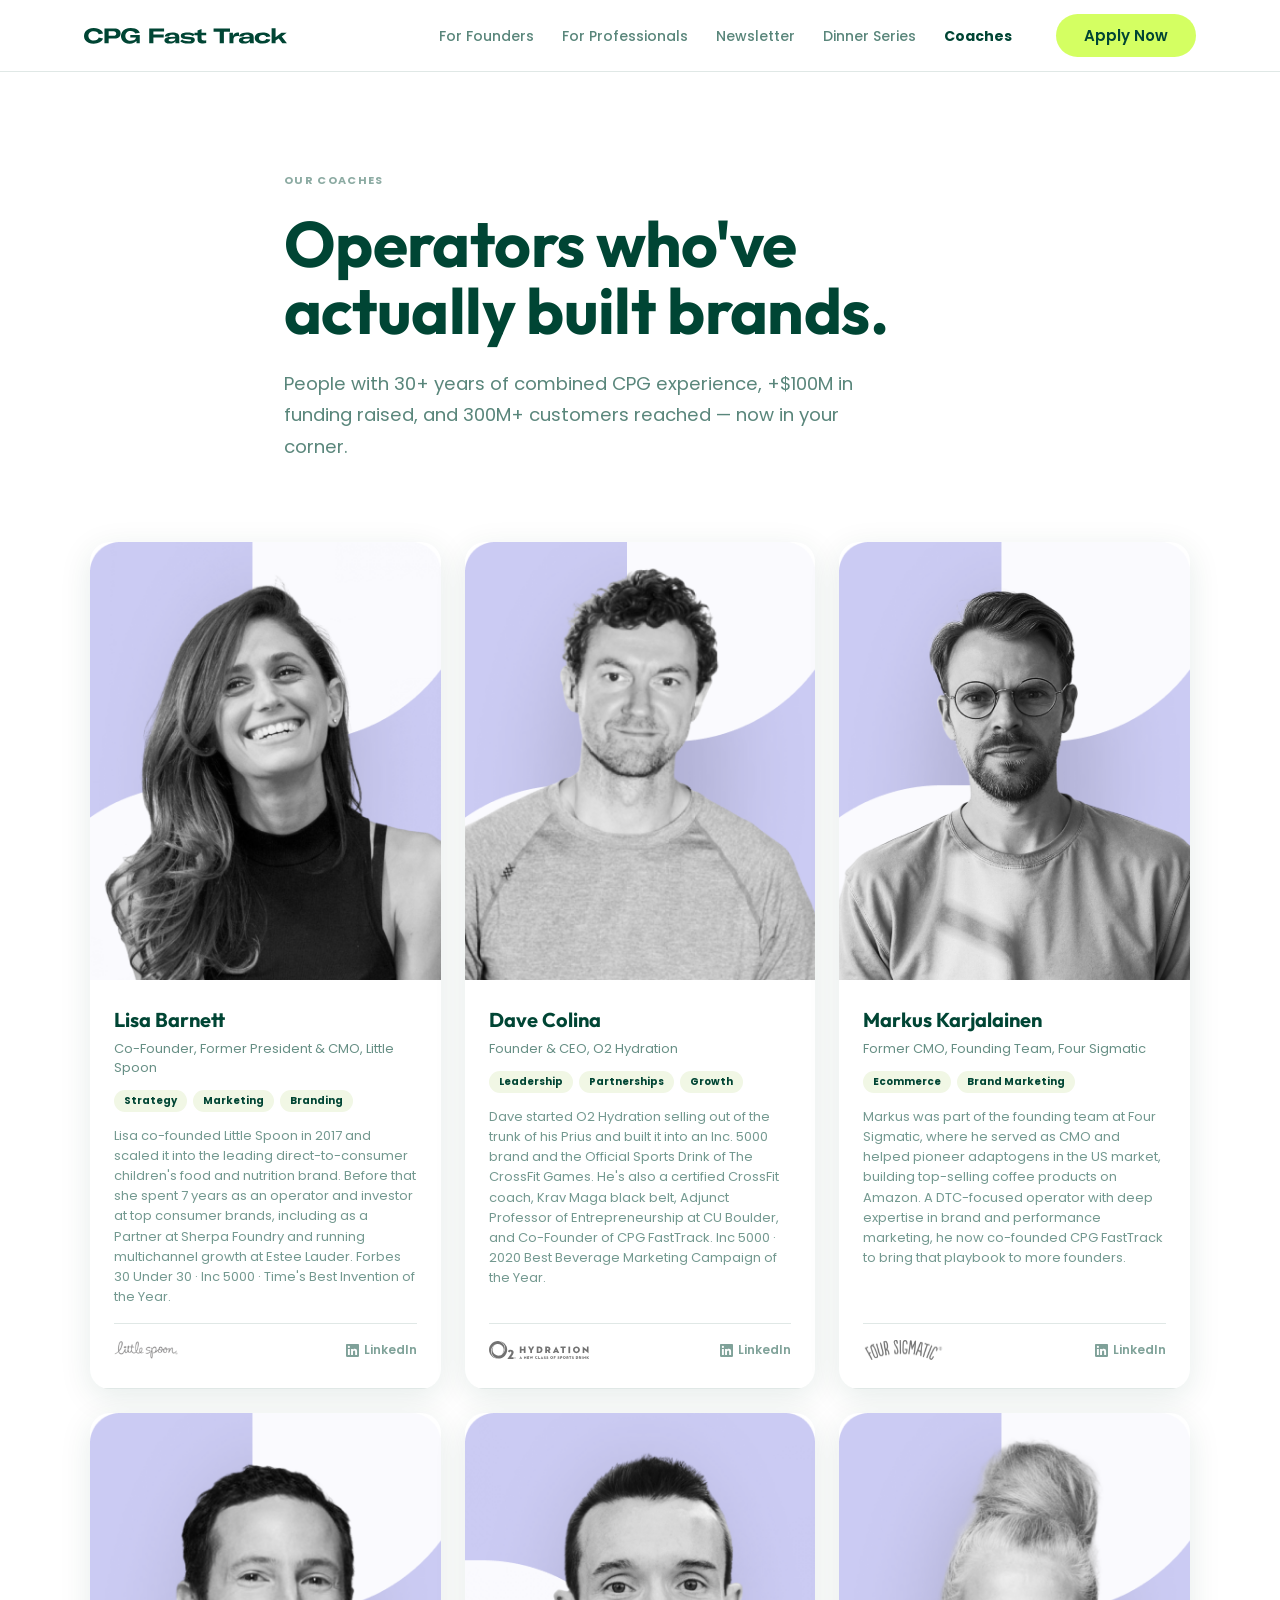
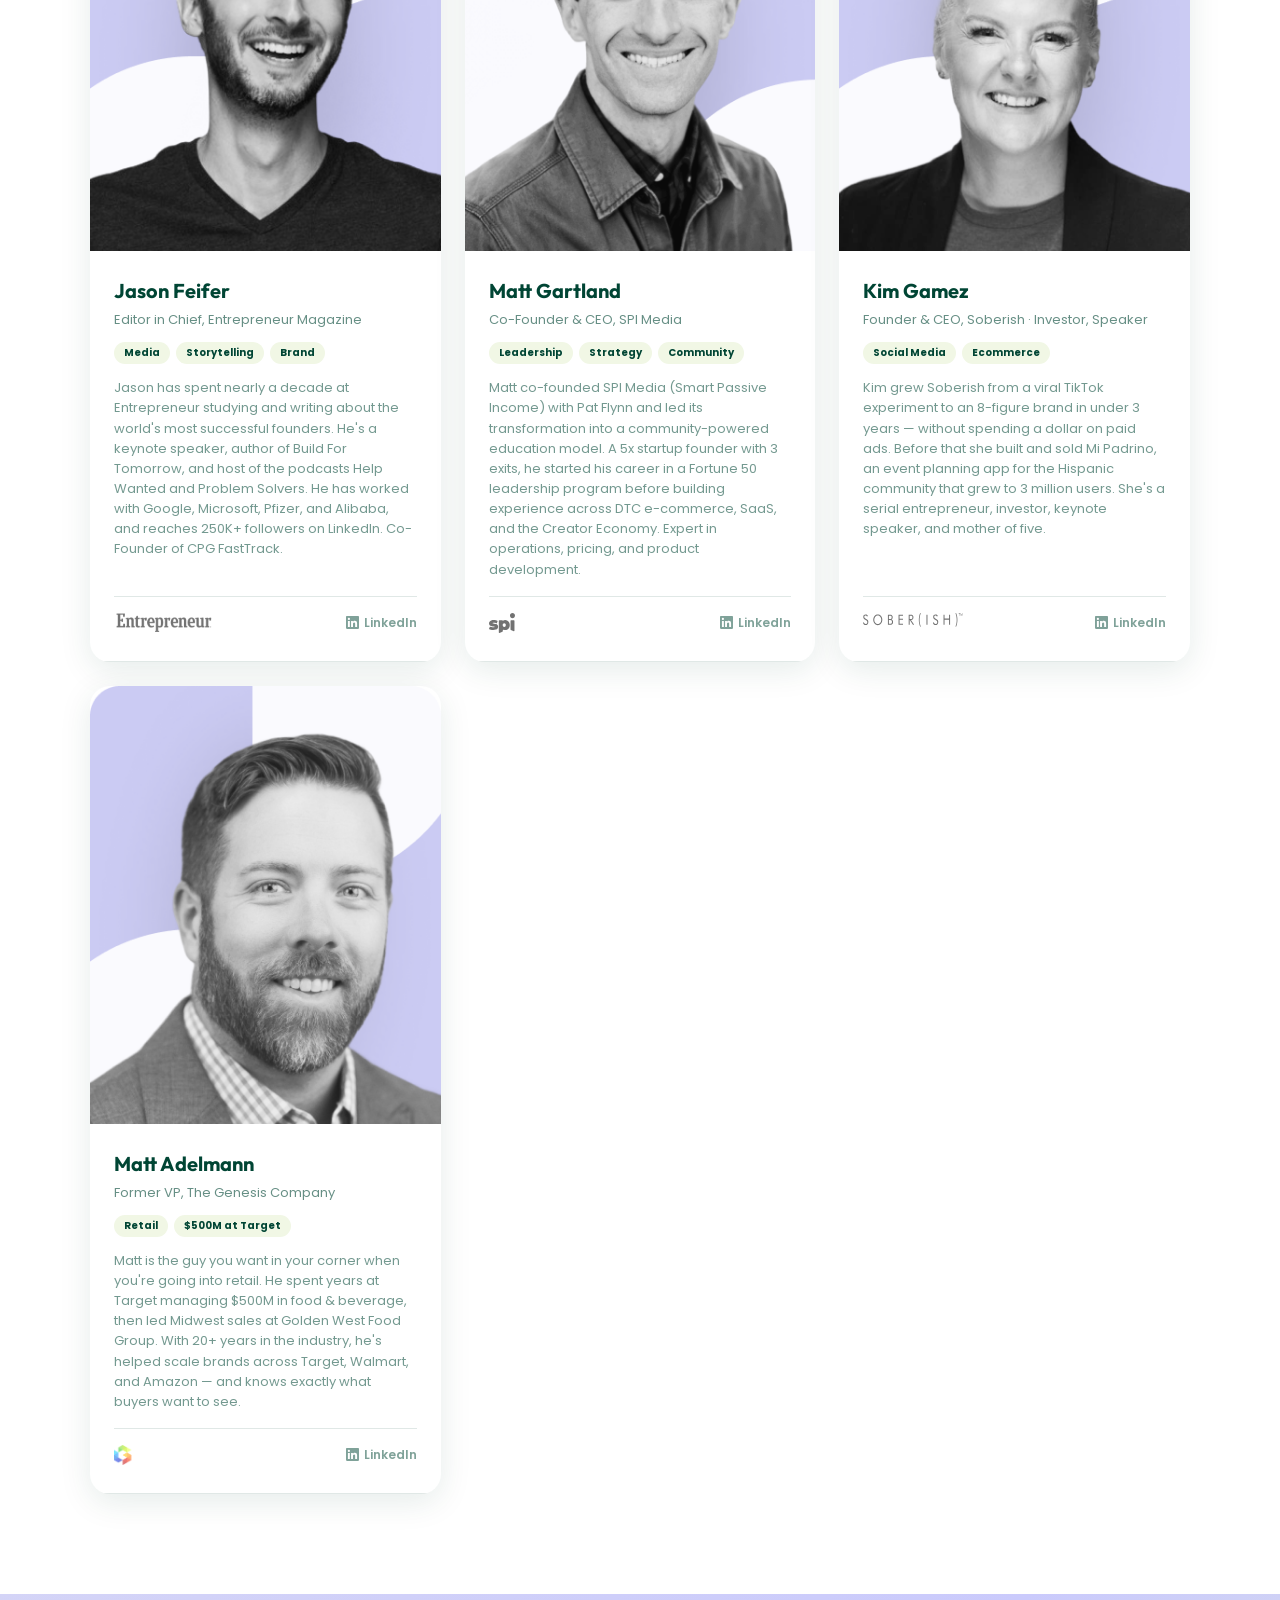
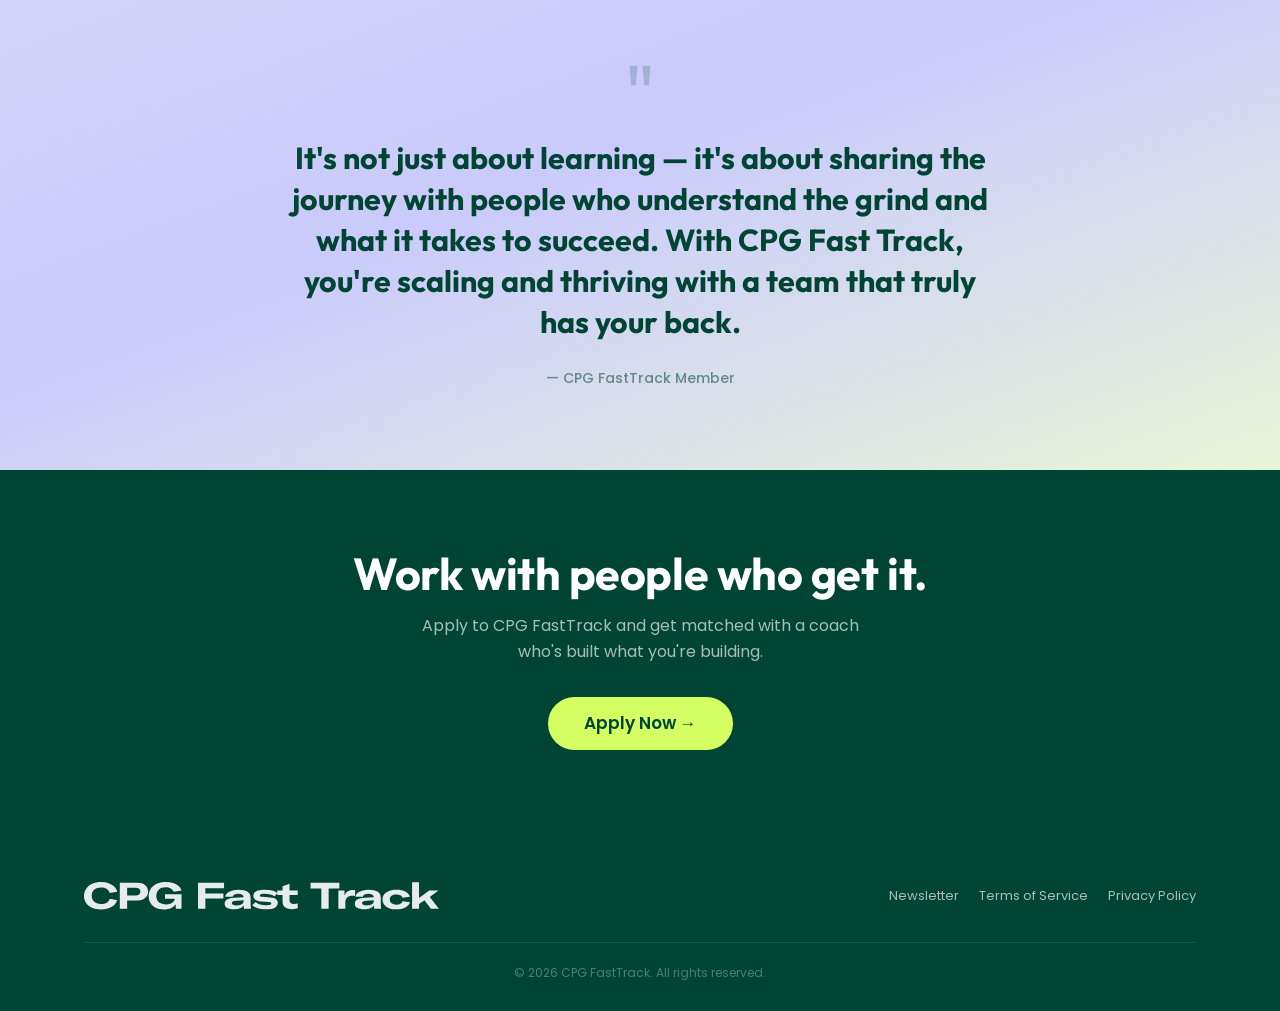
<file: coaches.html>
<!DOCTYPE html>
<html lang="en">
<head>
  <meta charset="UTF-8">
  <meta name="viewport" content="width=device-width, initial-scale=1.0">
  <link rel="canonical" href="https://cpgfasttrack.com/coaches">
  <meta name="description" content="Meet the CPG FastTrack coaches — operators who have built, scaled, and sold real consumer brands. 30+ years of combined experience, $100M+ in funding raised.">
  <meta property="og:title" content="Meet the Coaches — CPG FastTrack">
  <meta property="og:description" content="Operators who have built, scaled, and sold real consumer brands. 30+ years of combined experience, $100M+ in funding raised.">
  <meta property="og:url" content="https://cpgfasttrack.com/coaches">
  <meta property="og:type" content="website">
  <meta property="og:image" content="https://cpgfasttrack.com/assets/og-image.png">
  <meta name="twitter:card" content="summary_large_image">
  <meta name="twitter:title" content="Meet the Coaches — CPG FastTrack">
  <meta name="twitter:description" content="Operators who have built, scaled, and sold real consumer brands. 30+ years of combined experience, $100M+ in funding raised.">
  <meta name="twitter:image" content="https://cpgfasttrack.com/assets/og-image.png">
  <title>Coaches — CPG FastTrack</title>
  <link rel="icon" href="assets/favicon-cpgft.svg">
  <link rel="preconnect" href="https://fonts.googleapis.com">
  <link rel="preconnect" href="https://fonts.gstatic.com" crossorigin>
  <link href="https://fonts.googleapis.com/css2?family=Outfit:wght@700;800&family=Poppins:wght@400;500;600;700&display=swap" rel="stylesheet">
  <link rel="stylesheet" href="assets/style.css">
  <style>

    /* ── Hero ── */
    .coaches-hero {
      padding: 100px 24px 80px;
      max-width: 760px;
      margin: 0 auto;
    }
    .coaches-hero-eyebrow {
      font-size: 11px;
      font-weight: 700;
      letter-spacing: 0.12em;
      text-transform: uppercase;
      color: rgba(0,69,52,0.45);
      margin-bottom: 20px;
    }
    .coaches-hero h1 {
      font-family: 'Outfit', sans-serif;
      font-size: clamp(2.4rem, 5vw, 4rem);
      color: #004534;
      line-height: 1.05;
      margin-bottom: 24px;
    }
    .coaches-hero-sub {
      font-size: clamp(1rem, 2vw, 1.15rem);
      color: rgba(0,69,52,0.65);
      line-height: 1.7;
      max-width: 600px;
    }

    /* ── Grid ── */
    .coaches-grid-section {
      padding: 0 24px 100px;
    }
    .coaches-grid-inner {
      max-width: 1100px;
      margin: 0 auto;
    }
    .coaches-grid {
      display: grid;
      grid-template-columns: repeat(3, 1fr);
      gap: 24px;
    }

    /* ── Card ── */
    .cp-card {
      background: #fff;
      position: relative;
      overflow: hidden;
      cursor: default;
      border-radius: 20px;
      box-shadow: 0 8px 32px rgba(0,69,52,0.10);
      transition: transform 0.3s var(--ease), box-shadow 0.3s var(--ease);
      display: flex;
      flex-direction: column;
    }
    .cp-card:hover {
      transform: translateY(-4px);
      box-shadow: 0 20px 52px rgba(0,69,52,0.15);
    }
    .cp-card-photo-wrap {
      position: relative;
      aspect-ratio: 4/5;
      overflow: hidden;
      border-radius: 20px 20px 0 0;
    }
    .cp-card-photo-wrap img {
      width: 100%;
      height: 100%;
      object-fit: cover;
      object-position: top;
      display: block;
      transition: transform 0.5s var(--ease);
      filter: grayscale(20%);
    }
    .cp-card:hover .cp-card-photo-wrap img {
      transform: scale(1.03);
      filter: grayscale(0%);
    }
    .cp-card-grad {
      position: absolute;
      inset: 0;
      opacity: 0;
      transition: opacity 0.4s ease;
    }
    .cp-card:hover .cp-card-grad { opacity: 0.15; }

    .cp-card-body {
      padding: 24px 24px 28px;
      border-bottom: 1px solid var(--border);
      display: flex;
      flex-direction: column;
      flex: 1;
    }
    .cp-card-name {
      font-family: 'Outfit', sans-serif;
      font-size: 1.25rem;
      font-weight: 700;
      color: #004534;
      margin-bottom: 4px;
    }
    .cp-card-role {
      font-size: 13px;
      color: rgba(0,69,52,0.6);
      line-height: 1.45;
      margin-bottom: 12px;
    }
    .cp-card-tags {
      display: flex;
      flex-wrap: wrap;
      gap: 6px;
      margin-bottom: 14px;
    }
    .cp-tag {
      font-size: 10px;
      font-weight: 700;
      padding: 3px 10px;
      border-radius: 20px;
      background: #F1F7E5;
      color: #004534;
    }
    .cp-card-bio {
      font-size: 13px;
      color: rgba(0,69,52,0.55);
      line-height: 1.55;
      margin-bottom: 16px;
      flex: 1;
    }
    .cp-card-footer {
      display: flex;
      align-items: center;
      justify-content: space-between;
      gap: 12px;
      padding-top: 16px;
      border-top: 1px solid var(--border);
      margin-top: auto;
      flex-shrink: 0;
      flex-wrap: nowrap;
    }
    .cp-card-logo {
      height: 20px;
      width: auto;
      opacity: 0.55;
      max-width: 100px;
      object-fit: contain;
    }
    .cp-linkedin {
      display: inline-flex;
      align-items: center;
      gap: 5px;
      font-size: 12px;
      font-weight: 600;
      color: rgba(0,69,52,0.5);
      text-decoration: none;
      transition: color 0.15s;
      white-space: nowrap;
      flex-shrink: 0;
    }
    .cp-linkedin:hover { color: #004534; }
    .cp-linkedin svg { flex-shrink: 0; }

    /* ── Quote strip ── */
    .coaches-quote {
      background: linear-gradient(160deg, #d4d4f7 0%, #CACAFC 40%, #e8f5d8 100%);
      padding: 80px 24px;
      text-align: center;
    }
    .coaches-quote-inner {
      max-width: 700px;
      margin: 0 auto;
    }
    .coaches-quote-mark {
      font-family: 'Outfit', sans-serif;
      font-size: 5rem;
      line-height: 0.5;
      color: rgba(0,69,52,0.2);
      margin-bottom: 24px;
      display: block;
    }
    .coaches-quote-text {
      font-family: 'Outfit', sans-serif;
      font-size: clamp(1.3rem, 2.5vw, 1.9rem);
      color: #004534;
      line-height: 1.35;
      font-weight: 700;
      margin-bottom: 24px;
    }
    .coaches-quote-attr {
      font-size: 14px;
      color: rgba(0,69,52,0.55);
      font-weight: 500;
    }

    /* ── CTA strip ── */
    .coaches-cta {
      padding: 80px 24px;
      text-align: center;
      background: #004534;
    }
    .coaches-cta h2 {
      font-family: 'Outfit', sans-serif;
      font-size: clamp(1.8rem, 3.5vw, 2.8rem);
      color: #fff;
      margin-bottom: 16px;
    }
    .coaches-cta p {
      font-size: 16px;
      color: rgba(255,255,255,0.65);
      max-width: 480px;
      margin: 0 auto 32px;
      line-height: 1.65;
    }

    @media (max-width: 900px) {
      .coaches-grid { grid-template-columns: repeat(2, 1fr); gap: 20px; }
    }
    @media (max-width: 560px) {
      .coaches-grid { grid-template-columns: 1fr; gap: 16px; }
      .coaches-hero { padding-top: 72px; }
    }
  </style>
  <!-- Meta Pixel -->
  <script>
  !function(f,b,e,v,n,t,s){if(f.fbq)return;n=f.fbq=function(){n.callMethod?
  n.callMethod.apply(n,arguments):n.queue.push(arguments)};if(!f._fbq)f._fbq=n;
  n.push=n;n.loaded=!0;n.version='2.0';n.queue=[];t=b.createElement(e);t.async=!0;
  t.src=v;s=b.getElementsByTagName(e)[0];s.parentNode.insertBefore(t,s)}(window,
  document,'script','https://connect.facebook.net/en_US/fbevents.js');
  fbq('init','24452779434354074');
  fbq('track','PageView');
  </script>
  <noscript><img height="1" width="1" style="display:none" src="https://www.facebook.com/tr?id=24452779434354074&ev=PageView&noscript=1"/></noscript>
  <!-- End Meta Pixel -->
  <!-- GA4 -->
  <script async src="https://www.googletagmanager.com/gtag/js?id=G-CQ71WHJSFG"></script>
  <script>
    window.dataLayer = window.dataLayer || [];
    function gtag(){dataLayer.push(arguments);}
    gtag('js', new Date());
    gtag('config', 'G-CQ71WHJSFG');
  </script>
  <!-- End GA4 -->
  <script type="application/ld+json">{"@context":"https://schema.org","@type":"Organization","name":"CPG FastTrack","url":"https://cpgfasttrack.com","logo":"https://cpgfasttrack.com/assets/cpgft-logo.svg","description":"CPG FastTrack is a growth platform and community for CPG founders — with expert coaching, peer accountability, and a network of operators who have built real consumer brands.","sameAs":["https://www.linkedin.com/company/cpg-fasttrack"]}</script>
</head>
<body>

  <nav class="nav">
    <div class="container">
      <a href="/" class="nav-logo">
        <img src="assets/cpgft-logo.svg" alt="CPG FastTrack">
      </a>
      <ul class="nav-links" id="nav-links">
        <li><a href="/">For Founders</a></li>
        <li><a href="/cpg-professionals.html">For Professionals</a></li>
        <li><a href="/newsletter.html">Newsletter</a></li>
        <li><a href="/nyc-dinners.html">Dinner Series</a></li>
        <li><a href="/coaches.html" style="color:var(--green);opacity:1;font-weight:700">Coaches</a></li>
      </ul>
      <a href="https://wsrwt15qmdi.typeform.com/to/vTO91wSu" class="btn btn-lime nav-cta" target="_blank" rel="noopener">Apply Now</a>
      <button class="nav-toggle" id="nav-toggle" aria-label="Toggle menu"><span></span><span></span><span></span></button>
    </div>
  </nav>

  <!-- Hero -->
  <div class="coaches-hero">
    <p class="coaches-hero-eyebrow">Our Coaches</p>
    <h1>Operators who've actually built brands.</h1>
    <p class="coaches-hero-sub">People with 30+ years of combined CPG experience, +$100M in funding raised, and 300M+ customers reached — now in your corner.</p>
  </div>

  <!-- Grid -->
  <section class="coaches-grid-section">
    <div class="coaches-grid-inner">
      <div class="coaches-grid">

        <div class="cp-card">
          <div class="cp-card-photo-wrap">
            <img src="assets/coaches/Lisa.png" alt="Lisa Barnett">
            <div class="cp-card-grad" style="background: linear-gradient(145deg, #CACAFC, #a8f07a)"></div>
          </div>
          <div class="cp-card-body">
            <p class="cp-card-name">Lisa Barnett</p>
            <p class="cp-card-role">Co-Founder, Former President & CMO, Little Spoon</p>
            <div class="cp-card-tags">
              <span class="cp-tag">Strategy</span>
              <span class="cp-tag">Marketing</span>
              <span class="cp-tag">Branding</span>
            </div>
            <p class="cp-card-bio">Lisa co-founded Little Spoon in 2017 and scaled it into the leading direct-to-consumer children's food and nutrition brand. Before that she spent 7 years as an operator and investor at top consumer brands, including as a Partner at Sherpa Foundry and running multichannel growth at Estee Lauder. Forbes 30 Under 30 · Inc 5000 · Time's Best Invention of the Year.</p>
            <div class="cp-card-footer">
              <img src="assets/logo-littlespoon.svg" alt="Little Spoon" class="cp-card-logo">
              <a href="https://www.linkedin.com/in/lisadbarnett/" target="_blank" rel="noopener" class="cp-linkedin">
                <svg width="13" height="13" viewBox="0 0 24 24" fill="currentColor"><path d="M20.447 20.452h-3.554v-5.569c0-1.328-.027-3.037-1.852-3.037-1.853 0-2.136 1.445-2.136 2.939v5.667H9.351V9h3.414v1.561h.046c.477-.9 1.637-1.85 3.37-1.85 3.601 0 4.267 2.37 4.267 5.455v6.286zM5.337 7.433a2.062 2.062 0 01-2.063-2.065 2.064 2.064 0 112.063 2.065zm1.782 13.019H3.555V9h3.564v11.452zM22.225 0H1.771C.792 0 0 .774 0 1.729v20.542C0 23.227.792 24 1.771 24h20.451C23.2 24 24 23.227 24 22.271V1.729C24 .774 23.2 0 22.222 0h.003z"/></svg>
                LinkedIn
              </a>
            </div>
          </div>
        </div>

        <div class="cp-card">
          <div class="cp-card-photo-wrap">
            <img src="assets/coaches/Dave.png" alt="Dave Colina">
            <div class="cp-card-grad" style="background: linear-gradient(145deg, #004534, #CACAFC)"></div>
          </div>
          <div class="cp-card-body">
            <p class="cp-card-name">Dave Colina</p>
            <p class="cp-card-role">Founder & CEO, O2 Hydration</p>
            <div class="cp-card-tags">
              <span class="cp-tag">Leadership</span>
              <span class="cp-tag">Partnerships</span>
              <span class="cp-tag">Growth</span>
            </div>
            <p class="cp-card-bio">Dave started O2 Hydration selling out of the trunk of his Prius and built it into an Inc. 5000 brand and the Official Sports Drink of The CrossFit Games. He's also a certified CrossFit coach, Krav Maga black belt, Adjunct Professor of Entrepreneurship at CU Boulder, and Co-Founder of CPG FastTrack. Inc 5000 · 2020 Best Beverage Marketing Campaign of the Year.</p>
            <div class="cp-card-footer">
              <img src="assets/logo-02hydration.svg" alt="O2 Hydration" class="cp-card-logo">
              <a href="https://www.linkedin.com/in/dtcolina/" target="_blank" rel="noopener" class="cp-linkedin">
                <svg width="13" height="13" viewBox="0 0 24 24" fill="currentColor"><path d="M20.447 20.452h-3.554v-5.569c0-1.328-.027-3.037-1.852-3.037-1.853 0-2.136 1.445-2.136 2.939v5.667H9.351V9h3.414v1.561h.046c.477-.9 1.637-1.85 3.37-1.85 3.601 0 4.267 2.37 4.267 5.455v6.286zM5.337 7.433a2.062 2.062 0 01-2.063-2.065 2.064 2.064 0 112.063 2.065zm1.782 13.019H3.555V9h3.564v11.452zM22.225 0H1.771C.792 0 0 .774 0 1.729v20.542C0 23.227.792 24 1.771 24h20.451C23.2 24 24 23.227 24 22.271V1.729C24 .774 23.2 0 22.222 0h.003z"/></svg>
                LinkedIn
              </a>
            </div>
          </div>
        </div>

        <div class="cp-card">
          <div class="cp-card-photo-wrap">
            <img src="assets/coaches/Markus.png" alt="Markus Karjalainen">
            <div class="cp-card-grad" style="background: linear-gradient(145deg, #1a5c45, #D4FF62)"></div>
          </div>
          <div class="cp-card-body">
            <p class="cp-card-name">Markus Karjalainen</p>
            <p class="cp-card-role">Former CMO, Founding Team, Four Sigmatic</p>
            <div class="cp-card-tags">
              <span class="cp-tag">Ecommerce</span>
              <span class="cp-tag">Brand Marketing</span>
            </div>
            <p class="cp-card-bio">Markus was part of the founding team at Four Sigmatic, where he served as CMO and helped pioneer adaptogens in the US market, building top-selling coffee products on Amazon. A DTC-focused operator with deep expertise in brand and performance marketing, he now co-founded CPG FastTrack to bring that playbook to more founders.</p>
            <div class="cp-card-footer">
              <img src="assets/logo-foursigmatic.svg" alt="Four Sigmatic" class="cp-card-logo">
              <a href="https://www.linkedin.com/in/karjalainenmarkus/" target="_blank" rel="noopener" class="cp-linkedin">
                <svg width="13" height="13" viewBox="0 0 24 24" fill="currentColor"><path d="M20.447 20.452h-3.554v-5.569c0-1.328-.027-3.037-1.852-3.037-1.853 0-2.136 1.445-2.136 2.939v5.667H9.351V9h3.414v1.561h.046c.477-.9 1.637-1.85 3.37-1.85 3.601 0 4.267 2.37 4.267 5.455v6.286zM5.337 7.433a2.062 2.062 0 01-2.063-2.065 2.064 2.064 0 112.063 2.065zm1.782 13.019H3.555V9h3.564v11.452zM22.225 0H1.771C.792 0 0 .774 0 1.729v20.542C0 23.227.792 24 1.771 24h20.451C23.2 24 24 23.227 24 22.271V1.729C24 .774 23.2 0 22.222 0h.003z"/></svg>
                LinkedIn
              </a>
            </div>
          </div>
        </div>

        <div class="cp-card">
          <div class="cp-card-photo-wrap">
            <img src="assets/coaches/Jason.png" alt="Jason Feifer">
            <div class="cp-card-grad" style="background: linear-gradient(145deg, #e8e8fb, #b8f5c8)"></div>
          </div>
          <div class="cp-card-body">
            <p class="cp-card-name">Jason Feifer</p>
            <p class="cp-card-role">Editor in Chief, Entrepreneur Magazine</p>
            <div class="cp-card-tags">
              <span class="cp-tag">Media</span>
              <span class="cp-tag">Storytelling</span>
              <span class="cp-tag">Brand</span>
            </div>
            <p class="cp-card-bio">Jason has spent nearly a decade at Entrepreneur studying and writing about the world's most successful founders. He's a keynote speaker, author of Build For Tomorrow, and host of the podcasts Help Wanted and Problem Solvers. He has worked with Google, Microsoft, Pfizer, and Alibaba, and reaches 250K+ followers on LinkedIn. Co-Founder of CPG FastTrack.</p>
            <div class="cp-card-footer">
              <img src="assets/logo-entrepreneur.svg" alt="Entrepreneur Magazine" class="cp-card-logo">
              <a href="https://www.linkedin.com/in/jasonfeifer/" target="_blank" rel="noopener" class="cp-linkedin">
                <svg width="13" height="13" viewBox="0 0 24 24" fill="currentColor"><path d="M20.447 20.452h-3.554v-5.569c0-1.328-.027-3.037-1.852-3.037-1.853 0-2.136 1.445-2.136 2.939v5.667H9.351V9h3.414v1.561h.046c.477-.9 1.637-1.85 3.37-1.85 3.601 0 4.267 2.37 4.267 5.455v6.286zM5.337 7.433a2.062 2.062 0 01-2.063-2.065 2.064 2.064 0 112.063 2.065zm1.782 13.019H3.555V9h3.564v11.452zM22.225 0H1.771C.792 0 0 .774 0 1.729v20.542C0 23.227.792 24 1.771 24h20.451C23.2 24 24 23.227 24 22.271V1.729C24 .774 23.2 0 22.222 0h.003z"/></svg>
                LinkedIn
              </a>
            </div>
          </div>
        </div>

        <div class="cp-card">
          <div class="cp-card-photo-wrap">
            <img src="assets/coaches/matt-g.png" alt="Matt Gartland">
            <div class="cp-card-grad" style="background: linear-gradient(145deg, #004534, #D4FF62)"></div>
          </div>
          <div class="cp-card-body">
            <p class="cp-card-name">Matt Gartland</p>
            <p class="cp-card-role">Co-Founder & CEO, SPI Media</p>
            <div class="cp-card-tags">
              <span class="cp-tag">Leadership</span>
              <span class="cp-tag">Strategy</span>
              <span class="cp-tag">Community</span>
            </div>
            <p class="cp-card-bio">Matt co-founded SPI Media (Smart Passive Income) with Pat Flynn and led its transformation into a community-powered education model. A 5x startup founder with 3 exits, he started his career in a Fortune 50 leadership program before building experience across DTC e-commerce, SaaS, and the Creator Economy. Expert in operations, pricing, and product development.</p>
            <div class="cp-card-footer">
              <img src="assets/Logo-spi.svg" alt="SPI Media" class="cp-card-logo">
              <a href="https://www.linkedin.com/in/mattgartland/" target="_blank" rel="noopener" class="cp-linkedin">
                <svg width="13" height="13" viewBox="0 0 24 24" fill="currentColor"><path d="M20.447 20.452h-3.554v-5.569c0-1.328-.027-3.037-1.852-3.037-1.853 0-2.136 1.445-2.136 2.939v5.667H9.351V9h3.414v1.561h.046c.477-.9 1.637-1.85 3.37-1.85 3.601 0 4.267 2.37 4.267 5.455v6.286zM5.337 7.433a2.062 2.062 0 01-2.063-2.065 2.064 2.064 0 112.063 2.065zm1.782 13.019H3.555V9h3.564v11.452zM22.225 0H1.771C.792 0 0 .774 0 1.729v20.542C0 23.227.792 24 1.771 24h20.451C23.2 24 24 23.227 24 22.271V1.729C24 .774 23.2 0 22.222 0h.003z"/></svg>
                LinkedIn
              </a>
            </div>
          </div>
        </div>

        <div class="cp-card">
          <div class="cp-card-photo-wrap">
            <img src="assets/coaches/Kim.png" alt="Kim Gamez">
            <div class="cp-card-grad" style="background: linear-gradient(145deg, #CACAFC, #F1F7E5)"></div>
          </div>
          <div class="cp-card-body">
            <p class="cp-card-name">Kim Gamez</p>
            <p class="cp-card-role">Founder & CEO, Soberish · Investor, Speaker</p>
            <div class="cp-card-tags">
              <span class="cp-tag">Social Media</span>
              <span class="cp-tag">Ecommerce</span>
            </div>
            <p class="cp-card-bio">Kim grew Soberish from a viral TikTok experiment to an 8-figure brand in under 3 years — without spending a dollar on paid ads. Before that she built and sold Mi Padrino, an event planning app for the Hispanic community that grew to 3 million users. She's a serial entrepreneur, investor, keynote speaker, and mother of five.</p>
            <div class="cp-card-footer">
              <img src="assets/logo-soberish.svg" alt="Soberish" class="cp-card-logo">
              <a href="https://www.linkedin.com/in/kim-gamez-34914bbb/" target="_blank" rel="noopener" class="cp-linkedin">
                <svg width="13" height="13" viewBox="0 0 24 24" fill="currentColor"><path d="M20.447 20.452h-3.554v-5.569c0-1.328-.027-3.037-1.852-3.037-1.853 0-2.136 1.445-2.136 2.939v5.667H9.351V9h3.414v1.561h.046c.477-.9 1.637-1.85 3.37-1.85 3.601 0 4.267 2.37 4.267 5.455v6.286zM5.337 7.433a2.062 2.062 0 01-2.063-2.065 2.064 2.064 0 112.063 2.065zm1.782 13.019H3.555V9h3.564v11.452zM22.225 0H1.771C.792 0 0 .774 0 1.729v20.542C0 23.227.792 24 1.771 24h20.451C23.2 24 24 23.227 24 22.271V1.729C24 .774 23.2 0 22.222 0h.003z"/></svg>
                LinkedIn
              </a>
            </div>
          </div>
        </div>

        <div class="cp-card">
          <div class="cp-card-photo-wrap">
            <img src="assets/coaches/Matt-A.png" alt="Matt Adelmann">
            <div class="cp-card-grad" style="background: linear-gradient(145deg, #003828, #8de0a0)"></div>
          </div>
          <div class="cp-card-body">
            <p class="cp-card-name">Matt Adelmann</p>
            <p class="cp-card-role">Former VP, The Genesis Company</p>
            <div class="cp-card-tags">
              <span class="cp-tag">Retail</span>
              <span class="cp-tag">$500M at Target</span>
            </div>
            <p class="cp-card-bio">Matt is the guy you want in your corner when you're going into retail. He spent years at Target managing $500M in food & beverage, then led Midwest sales at Golden West Food Group. With 20+ years in the industry, he's helped scale brands across Target, Walmart, and Amazon — and knows exactly what buyers want to see.</p>
            <div class="cp-card-footer">
              <img src="assets/logo-genesis.webp" alt="The Genesis Company" class="cp-card-logo">
              <a href="https://www.linkedin.com/in/matt-adelmann/" target="_blank" rel="noopener" class="cp-linkedin">
                <svg width="13" height="13" viewBox="0 0 24 24" fill="currentColor"><path d="M20.447 20.452h-3.554v-5.569c0-1.328-.027-3.037-1.852-3.037-1.853 0-2.136 1.445-2.136 2.939v5.667H9.351V9h3.414v1.561h.046c.477-.9 1.637-1.85 3.37-1.85 3.601 0 4.267 2.37 4.267 5.455v6.286zM5.337 7.433a2.062 2.062 0 01-2.063-2.065 2.064 2.064 0 112.063 2.065zm1.782 13.019H3.555V9h3.564v11.452zM22.225 0H1.771C.792 0 0 .774 0 1.729v20.542C0 23.227.792 24 1.771 24h20.451C23.2 24 24 23.227 24 22.271V1.729C24 .774 23.2 0 22.222 0h.003z"/></svg>
                LinkedIn
              </a>
            </div>
          </div>
        </div>

      </div>
    </div>
  </section>

  <!-- Quote -->
  <section class="coaches-quote">
    <div class="coaches-quote-inner">
      <span class="coaches-quote-mark">"</span>
      <p class="coaches-quote-text">It's not just about learning — it's about sharing the journey with people who understand the grind and what it takes to succeed. With CPG Fast Track, you're scaling and thriving with a team that truly has your back.</p>
      <p class="coaches-quote-attr">— CPG FastTrack Member</p>
    </div>
  </section>

  <!-- CTA -->
  <section class="coaches-cta">
    <h2>Work with people who get it.</h2>
    <p>Apply to CPG FastTrack and get matched with a coach who's built what you're building.</p>
    <a href="https://wsrwt15qmdi.typeform.com/to/vTO91wSu" class="btn btn-lime btn-lg" target="_blank" rel="noopener">Apply Now →</a>
  </section>

  <footer class="footer">
    <div class="container">
      <div class="footer-inner">
        <div class="footer-logo">
          <img src="assets/cpgft-logo.svg" alt="CPG FastTrack">
        </div>
        <div class="footer-links">
          <a href="/newsletter.html">Newsletter</a>
          <a href="/terms-of-service.html">Terms of Service</a>
          <a href="/privacy-policy.html">Privacy Policy</a>
        </div>
      </div>
      <div class="footer-bottom">© 2026 CPG FastTrack. All rights reserved.</div>
    </div>
  </footer>

  <script>
    document.getElementById('nav-toggle').addEventListener('click', () =>
      document.getElementById('nav-links').classList.toggle('open'));
  </script>
  <script async data-uid="e57afaa1ac" src="https://cpg-fasttrack.kit.com/e57afaa1ac/index.js"></script>
</body>
</html>
</file>
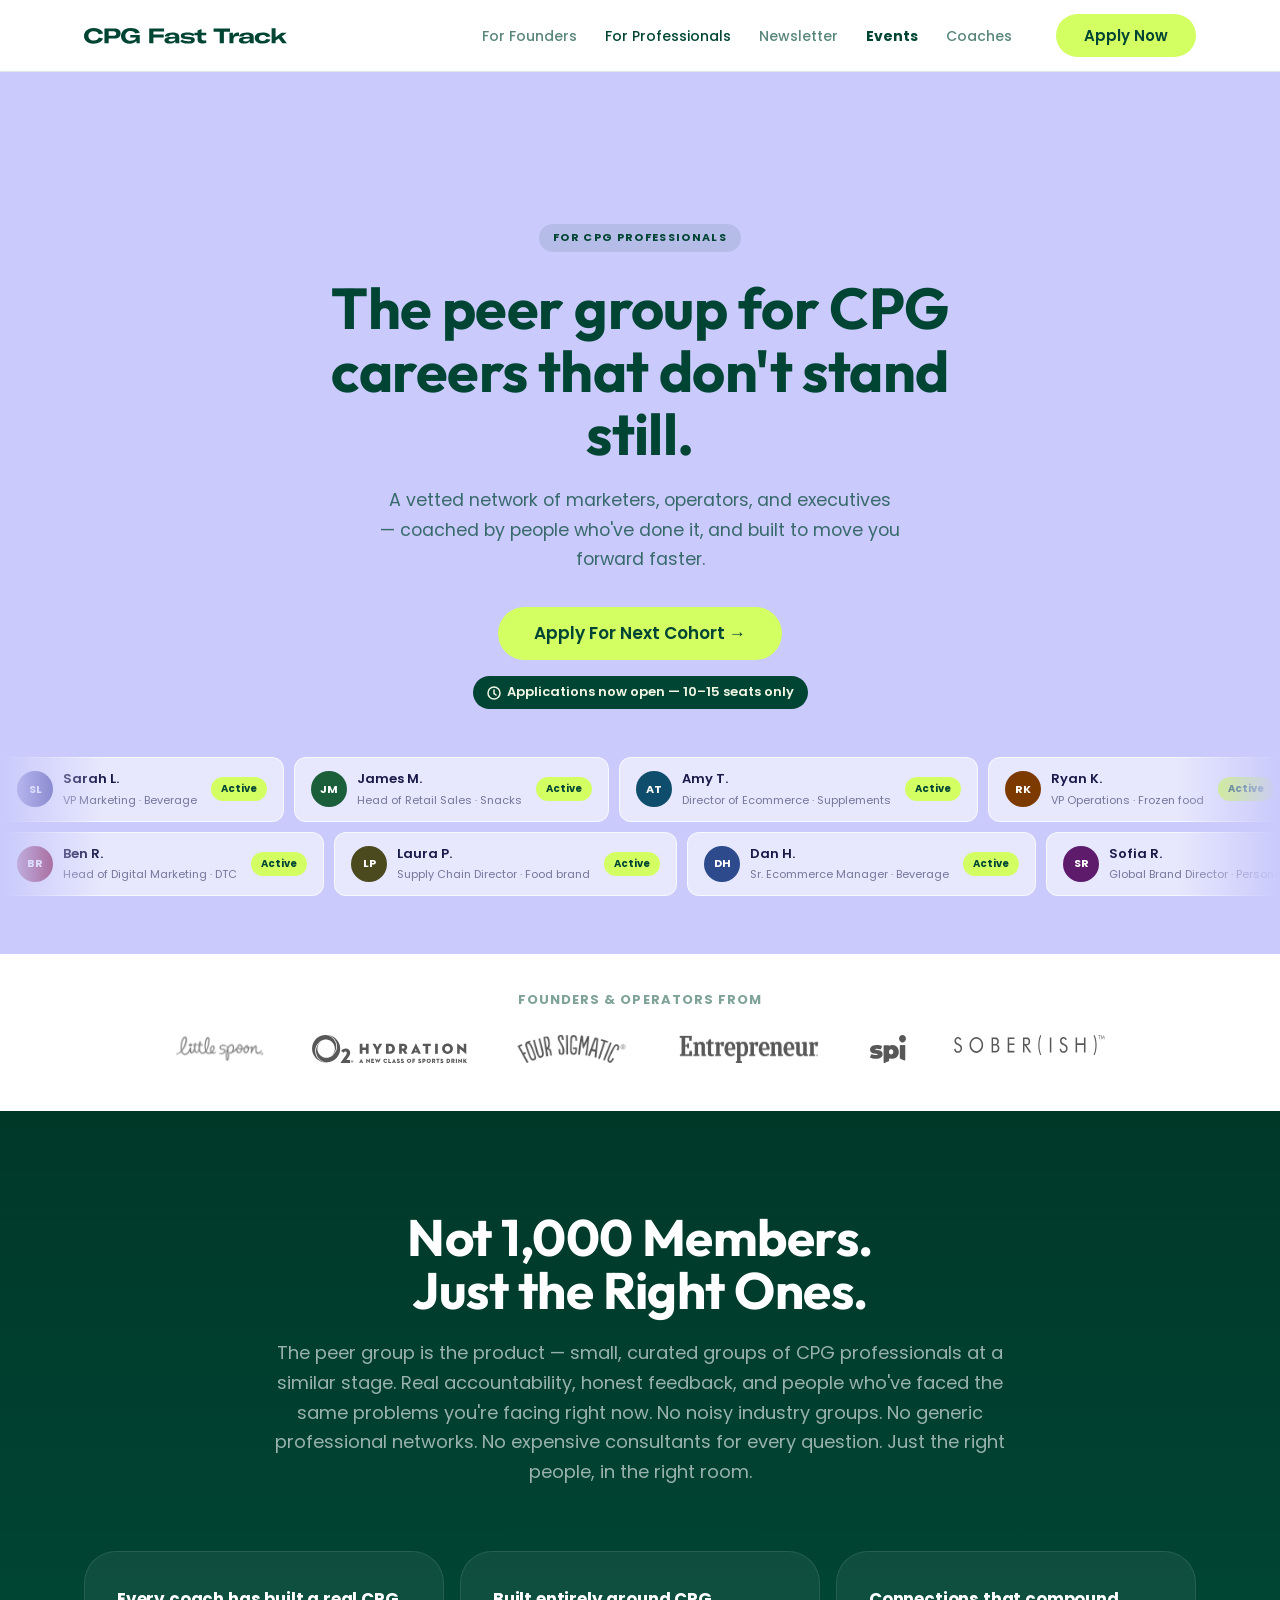
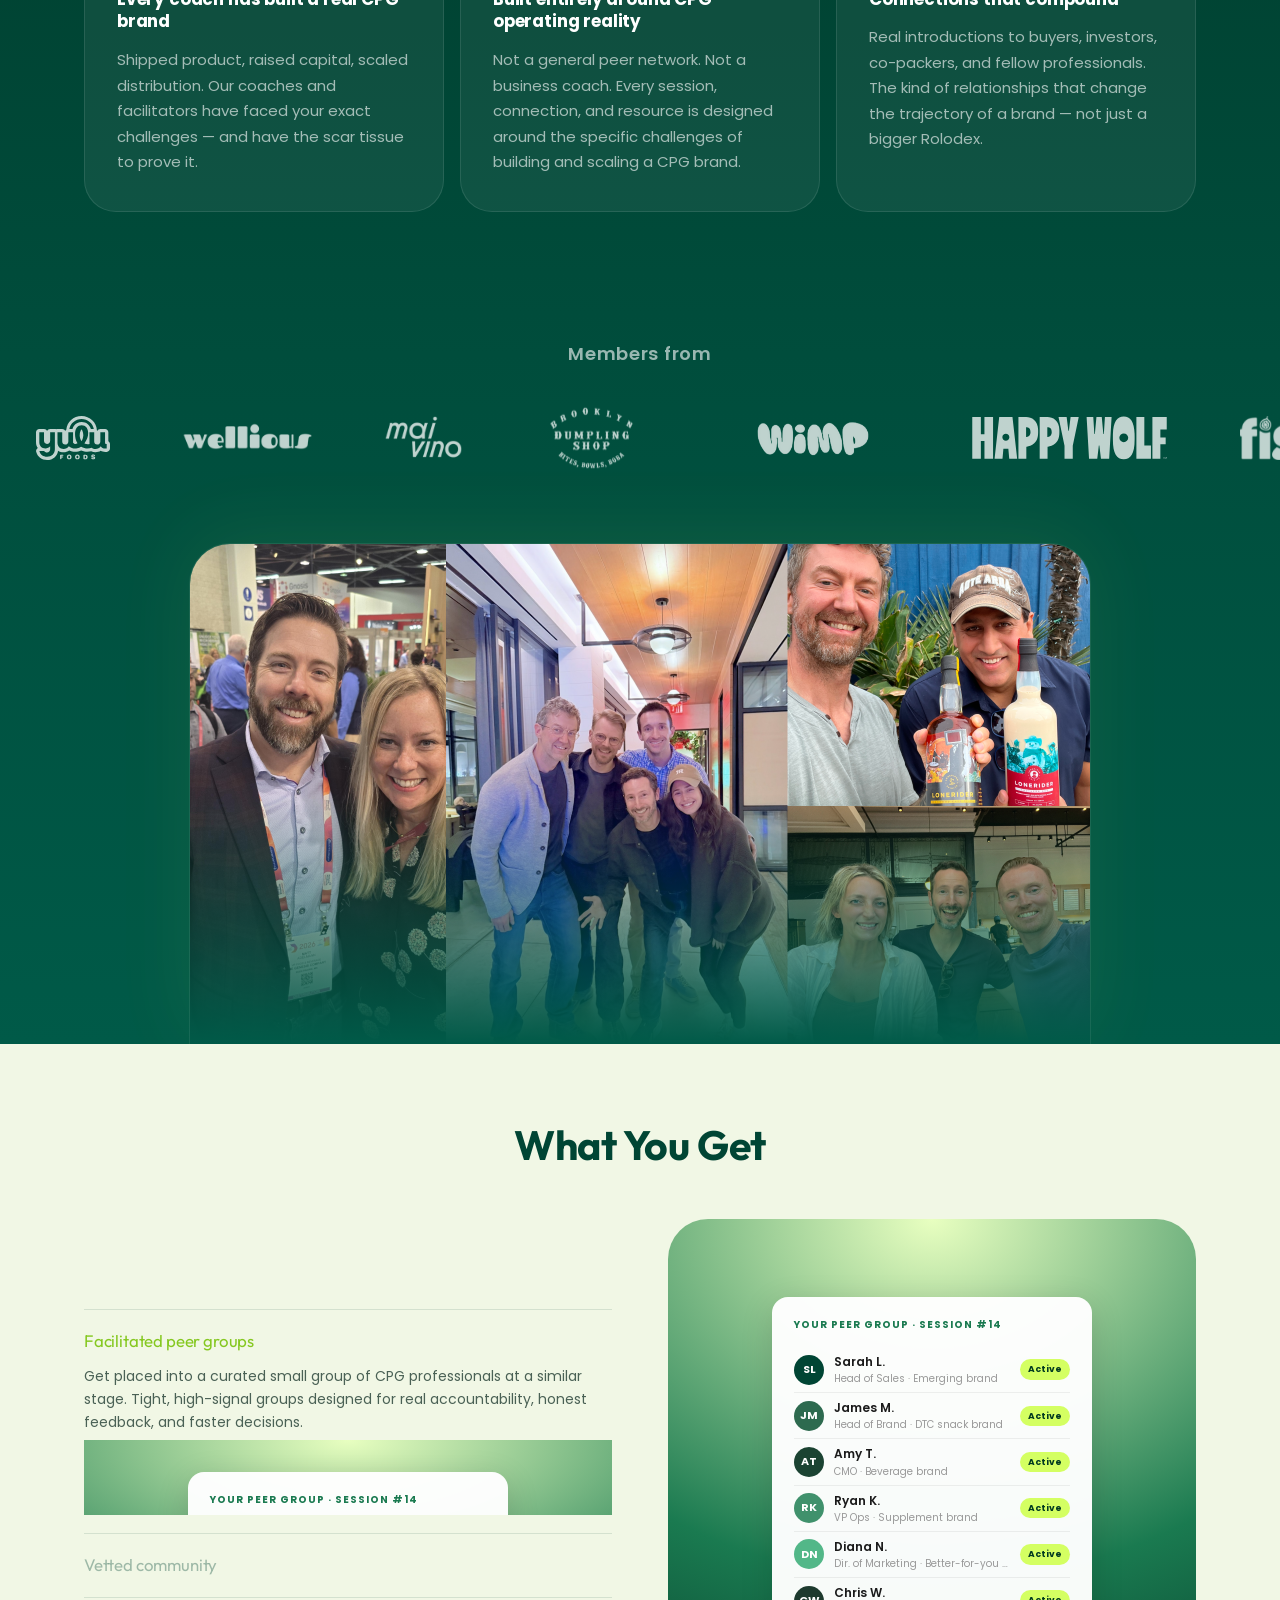
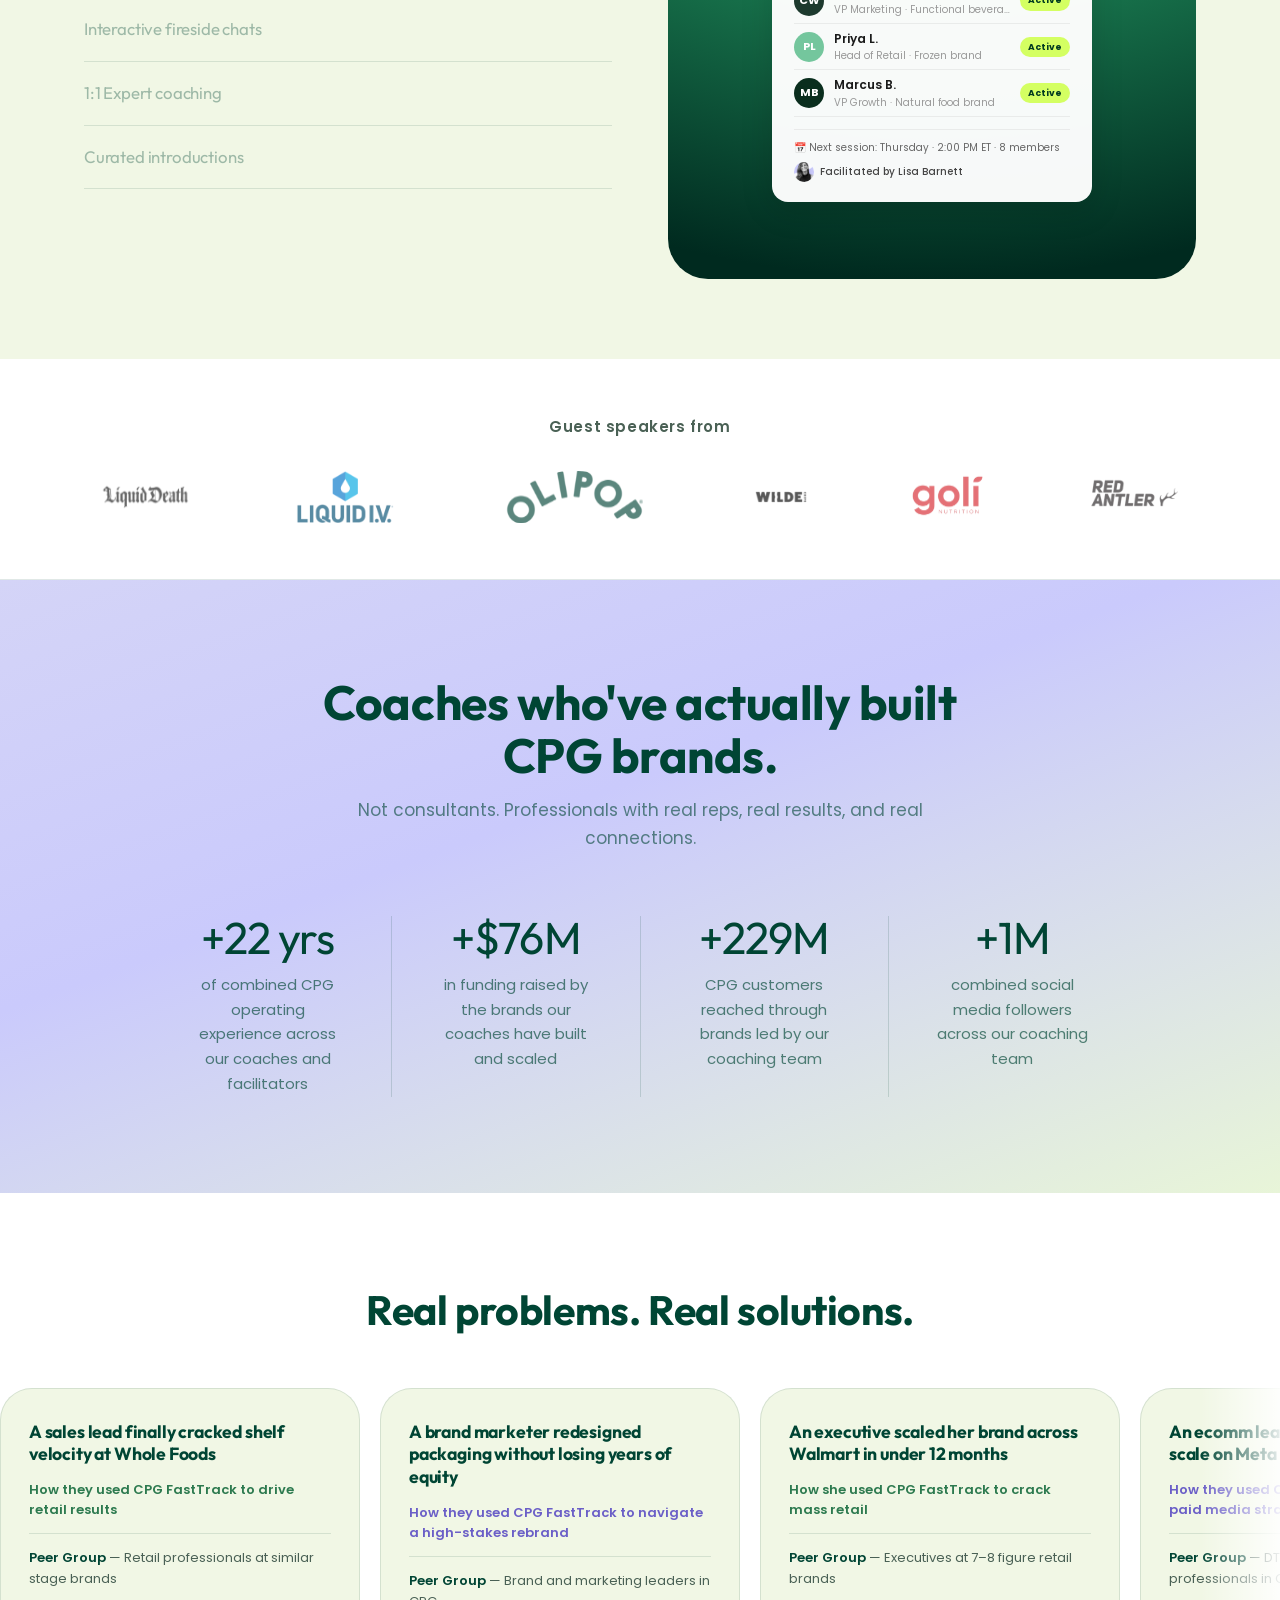
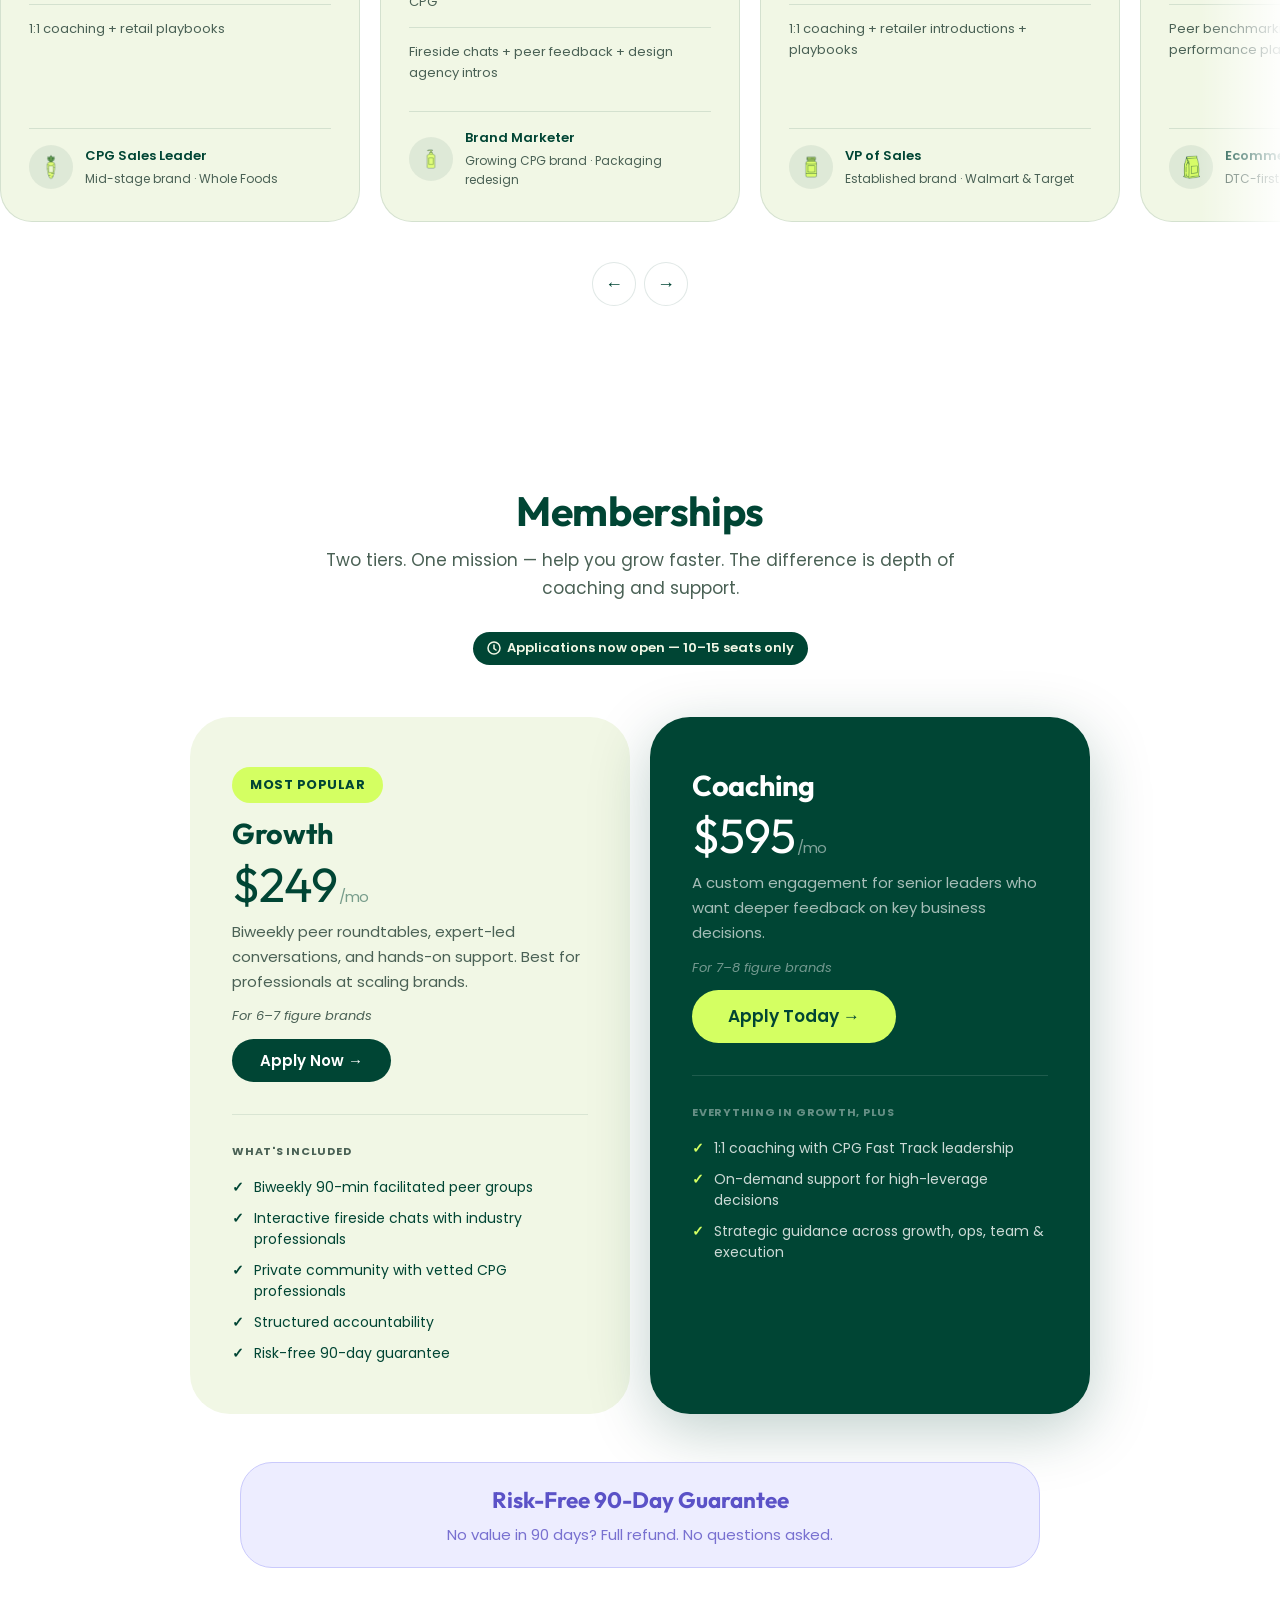
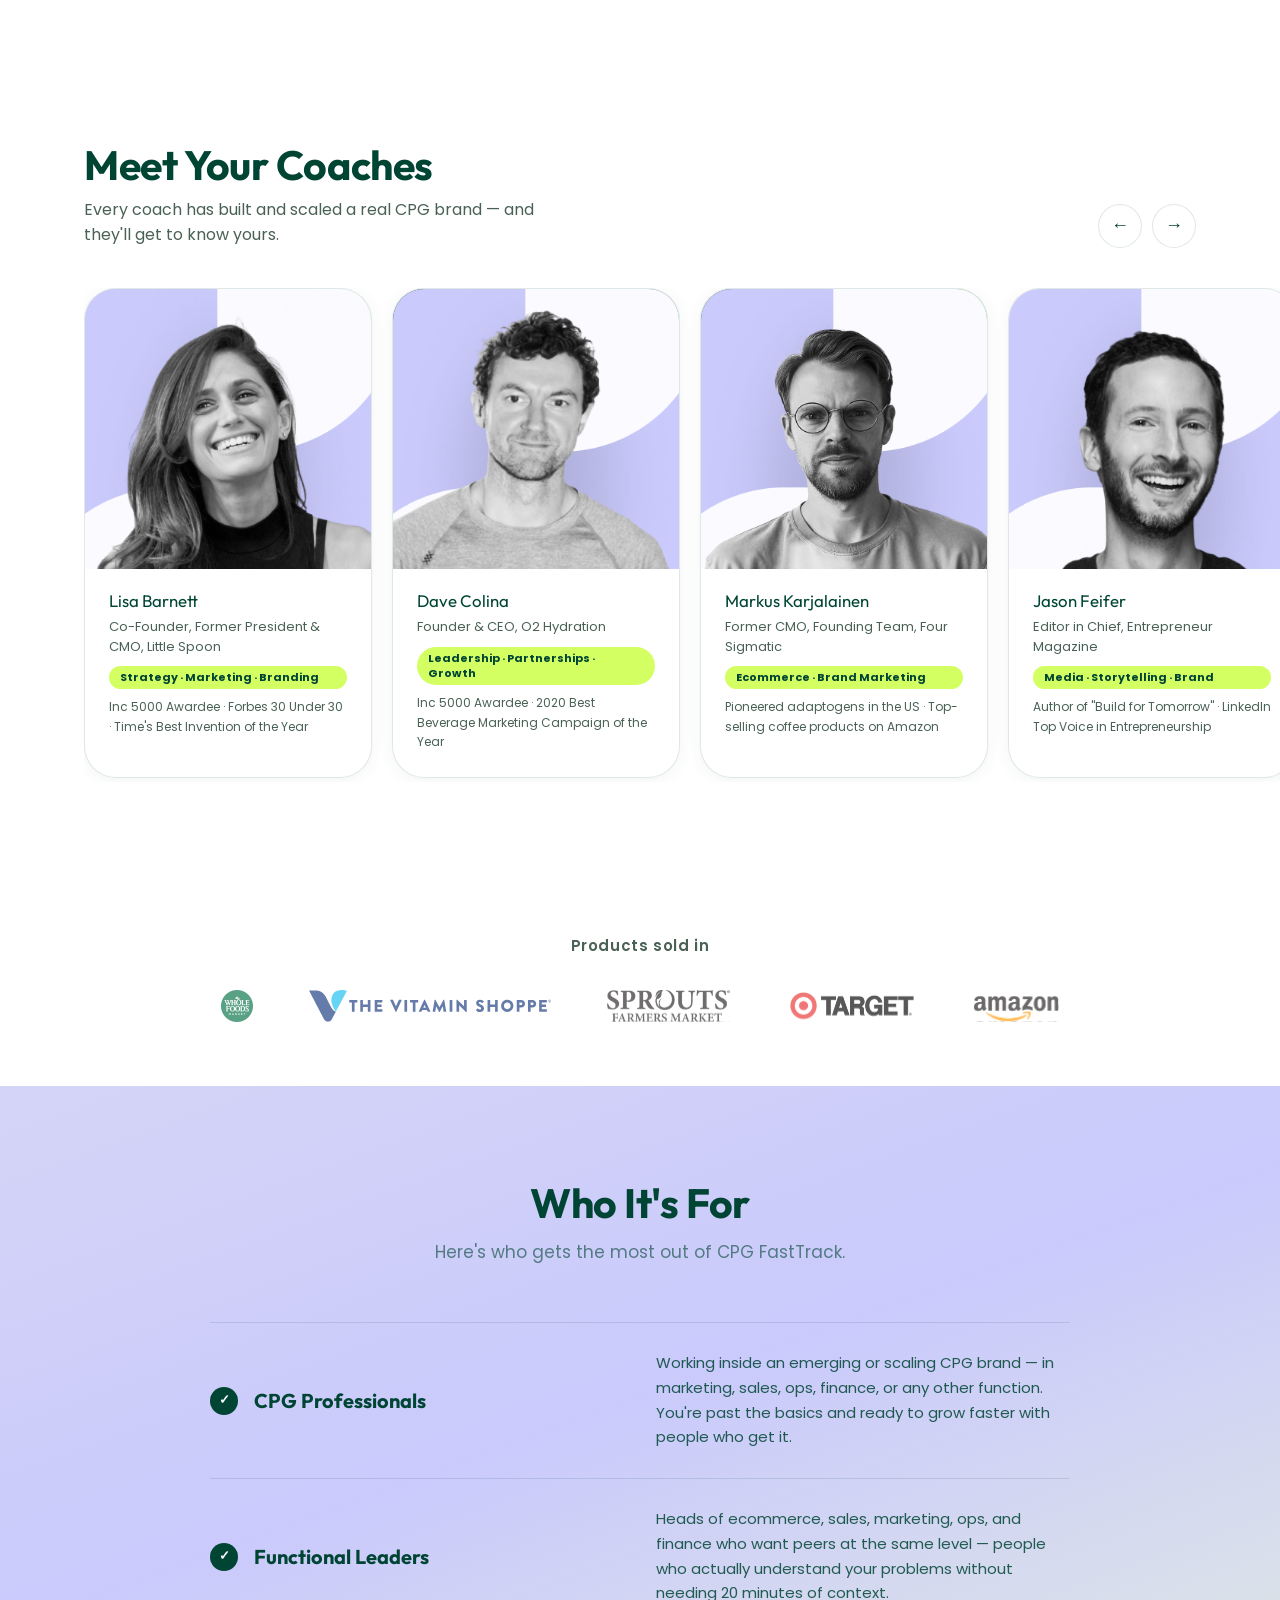
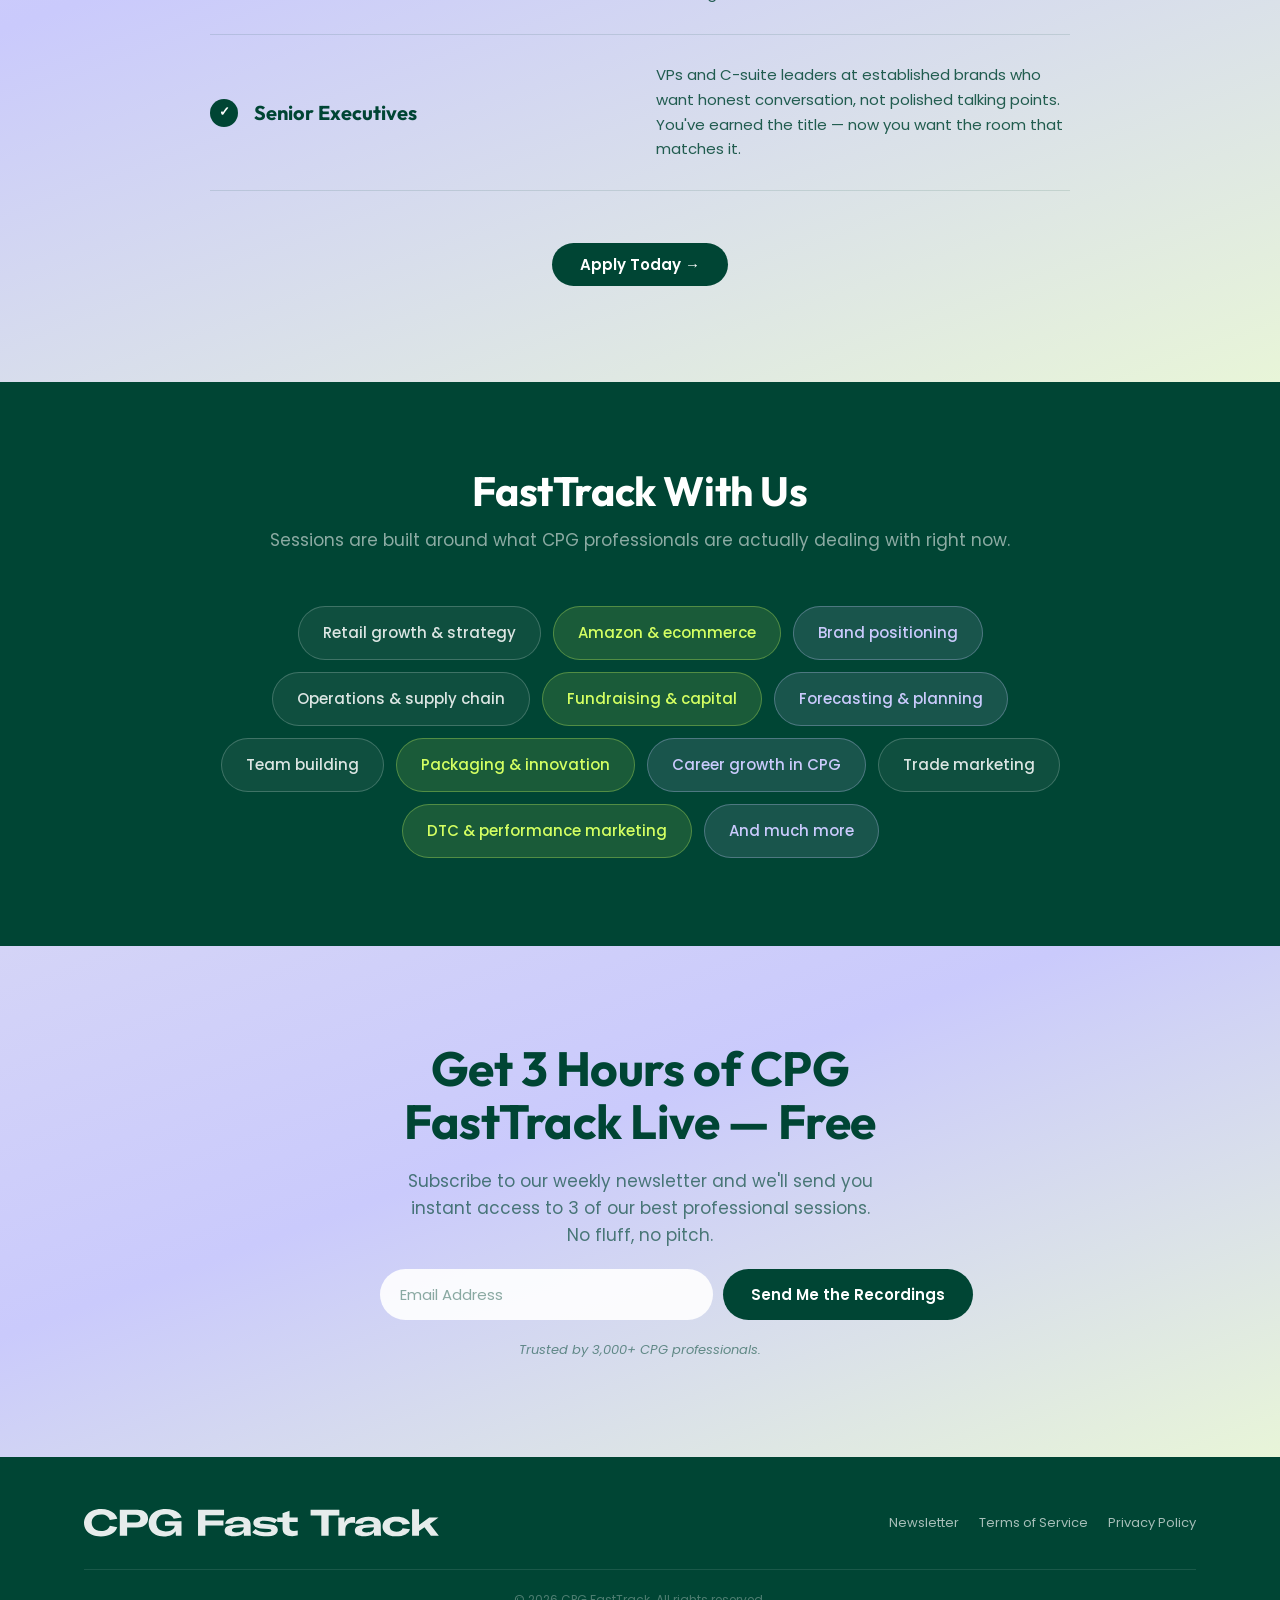
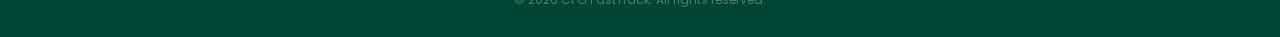
<file: cpg-professionals.html>
<!DOCTYPE html>
<html lang="en">
<head>
  <meta charset="UTF-8">
  <meta name="viewport" content="width=device-width, initial-scale=1.0">
  <link rel="canonical" href="https://cpgfasttrack.com/cpg-professionals">
  <meta name="description" content="CPG FastTrack for Professionals — join a curated network of CPG operators, buyers, and experts building careers at the forefront of consumer brands.">
  <meta property="og:title" content="CPG FastTrack for Professionals">
  <meta property="og:description" content="Join a curated network of CPG operators, buyers, and experts building careers at the forefront of consumer brands.">
  <meta property="og:url" content="https://cpgfasttrack.com/cpg-professionals">
  <meta property="og:type" content="website">
  <meta property="og:image" content="https://cpgfasttrack.com/assets/og-image.png">
  <meta name="twitter:card" content="summary_large_image">
  <meta name="twitter:title" content="CPG FastTrack for Professionals">
  <meta name="twitter:description" content="Join a curated network of CPG operators, buyers, and experts building careers at the forefront of consumer brands.">
  <meta name="twitter:image" content="https://cpgfasttrack.com/assets/og-image.png">
  <title>CPG FastTrack — The Growth Platform for CPG Professionals</title>
  <link rel="icon" href="assets/favicon-cpgft.svg">
  <link rel="preconnect" href="https://fonts.googleapis.com">
  <link rel="preconnect" href="https://fonts.gstatic.com" crossorigin>
  <link href="https://fonts.googleapis.com/css2?family=Outfit:wght@700;800&family=Poppins:wght@400;500;600;700&display=swap" rel="stylesheet">
  <link rel="stylesheet" href="assets/style.css">
  <!-- Meta Pixel -->
  <script>
  !function(f,b,e,v,n,t,s){if(f.fbq)return;n=f.fbq=function(){n.callMethod?
  n.callMethod.apply(n,arguments):n.queue.push(arguments)};if(!f._fbq)f._fbq=n;
  n.push=n;n.loaded=!0;n.version='2.0';n.queue=[];t=b.createElement(e);t.async=!0;
  t.src=v;s=b.getElementsByTagName(e)[0];s.parentNode.insertBefore(t,s)}(window,
  document,'script','https://connect.facebook.net/en_US/fbevents.js');
  fbq('init','24452779434354074');
  fbq('track','PageView');
  </script>
  <noscript><img height="1" width="1" style="display:none" src="https://www.facebook.com/tr?id=24452779434354074&ev=PageView&noscript=1"/></noscript>
  <!-- End Meta Pixel -->
  <!-- GA4 -->
  <script async src="https://www.googletagmanager.com/gtag/js?id=G-CQ71WHJSFG"></script>
  <script>
    window.dataLayer = window.dataLayer || [];
    function gtag(){dataLayer.push(arguments);}
    gtag('js', new Date());
    gtag('config', 'G-CQ71WHJSFG');
  </script>
  <!-- End GA4 -->
  <script type="application/ld+json">{"@context":"https://schema.org","@type":"Organization","name":"CPG FastTrack","url":"https://cpgfasttrack.com","logo":"https://cpgfasttrack.com/assets/cpgft-logo.svg","description":"CPG FastTrack is a growth platform and community for CPG founders — with expert coaching, peer accountability, and a network of operators who have built real consumer brands.","sameAs":["https://www.linkedin.com/company/cpg-fasttrack"]}</script>
</head>
<body>

  <!-- ── NAV ───────────────────────────────────────────────── -->
  <nav class="nav">
    <div class="container">
      <a href="/" class="nav-logo">
        <img src="assets/cpgft-logo.svg" alt="CPG FastTrack">
      </a>
      <ul class="nav-links" id="nav-links">
        <li><a href="/">For Founders</a></li>
        <li><a href="/cpg-professionals.html" class="active">For Professionals</a></li>
        <li><a href="/newsletter.html">Newsletter</a></li>
        <li><a href="/events.html" style="color:var(--green);opacity:1;font-weight:700">Events</a></li>
        <li><a href="/coaches.html">Coaches</a></li>
      </ul>
      <a href="https://wsrwt15qmdi.typeform.com/to/EsXEwmC3" class="btn btn-lime nav-cta" target="_blank" rel="noopener">Apply Now</a>
      <button class="nav-toggle" id="nav-toggle" aria-label="Toggle menu"><span></span><span></span><span></span></button>
    </div>
  </nav>

  <!-- ── HERO ──────────────────────────────────────────────── -->
  <section class="hero-pro" id="hero">

    <div class="hero-pro-content">
      <div class="hero-pro-eyebrow">For CPG Professionals</div>
      <h1>The peer group for CPG careers that don't stand still.</h1>
      <p class="hero-pro-sub">A vetted network of marketers, operators, and executives — coached by people who've done it, and built to move you forward faster.</p>
      <a href="https://wsrwt15qmdi.typeform.com/to/EsXEwmC3" class="btn btn-lime btn-lg" target="_blank" rel="noopener">Apply For Next Cohort →</a>
      <div style="margin-top:16px;">
        <span style="display:inline-flex;align-items:center;gap:6px;background:#004534;border-radius:100px;padding:6px 14px;font-family:'Poppins',sans-serif;font-size:13px;font-weight:600;color:#F1F7E5;">
          <svg width="14" height="14" viewBox="0 0 14 14" fill="none"><circle cx="7" cy="7" r="6" stroke="currentColor" stroke-width="1.5"/><path d="M7 4v3.5l2 1.5" stroke="currentColor" stroke-width="1.5" stroke-linecap="round"/></svg>
          Applications now open &mdash; 10&ndash;15 seats only
        </span>
      </div>
      
    </div>

    <!-- Scrolling member rows -->
    <div class="hero-pro-members-wrap">

      <div class="hero-pro-members-row">
        <div class="hero-pro-members-track">
          <div class="hero-pro-member"><div class="hero-pro-avatar" style="background:#5050a8">SL</div><div class="hero-pro-member-info"><div class="hero-pro-member-name">Sarah L.</div><div class="hero-pro-member-role">VP Marketing · Beverage</div></div><span class="hero-pro-active">Active</span></div>
          <div class="hero-pro-member"><div class="hero-pro-avatar" style="background:#1b5e3a">JM</div><div class="hero-pro-member-info"><div class="hero-pro-member-name">James M.</div><div class="hero-pro-member-role">Head of Retail Sales · Snacks</div></div><span class="hero-pro-active">Active</span></div>
          <div class="hero-pro-member"><div class="hero-pro-avatar" style="background:#0e4d6b">AT</div><div class="hero-pro-member-info"><div class="hero-pro-member-name">Amy T.</div><div class="hero-pro-member-role">Director of Ecommerce · Supplements</div></div><span class="hero-pro-active">Active</span></div>
          <div class="hero-pro-member"><div class="hero-pro-avatar" style="background:#7c3a00">RK</div><div class="hero-pro-member-info"><div class="hero-pro-member-name">Ryan K.</div><div class="hero-pro-member-role">VP Operations · Frozen food</div></div><span class="hero-pro-active">Active</span></div>
          <div class="hero-pro-member"><div class="hero-pro-avatar" style="background:#2e2e6e">MR</div><div class="hero-pro-member-info"><div class="hero-pro-member-name">Marcus R.</div><div class="hero-pro-member-role">Chief Revenue Officer · $50M brand</div></div><span class="hero-pro-active">Active</span></div>
          <div class="hero-pro-member"><div class="hero-pro-avatar" style="background:#1b5e3a">CB</div><div class="hero-pro-member-info"><div class="hero-pro-member-name">Claire B.</div><div class="hero-pro-member-role">Head of Growth · Natural grocery</div></div><span class="hero-pro-active">Active</span></div>
          <div class="hero-pro-member"><div class="hero-pro-avatar" style="background:#5e1b6b">TW</div><div class="hero-pro-member-info"><div class="hero-pro-member-name">Tom W.</div><div class="hero-pro-member-role">VP Category Management · CPG</div></div><span class="hero-pro-active">Active</span></div>
          <div class="hero-pro-member"><div class="hero-pro-avatar" style="background:#7c0050">JA</div><div class="hero-pro-member-info"><div class="hero-pro-member-name">Jess A.</div><div class="hero-pro-member-role">Dir. of Shopper Marketing · Retail</div></div><span class="hero-pro-active">Active</span></div>
          <!-- duplicate for loop -->
          <div class="hero-pro-member"><div class="hero-pro-avatar" style="background:#5050a8">SL</div><div class="hero-pro-member-info"><div class="hero-pro-member-name">Sarah L.</div><div class="hero-pro-member-role">VP Marketing · Beverage</div></div><span class="hero-pro-active">Active</span></div>
          <div class="hero-pro-member"><div class="hero-pro-avatar" style="background:#1b5e3a">JM</div><div class="hero-pro-member-info"><div class="hero-pro-member-name">James M.</div><div class="hero-pro-member-role">Head of Retail Sales · Snacks</div></div><span class="hero-pro-active">Active</span></div>
          <div class="hero-pro-member"><div class="hero-pro-avatar" style="background:#0e4d6b">AT</div><div class="hero-pro-member-info"><div class="hero-pro-member-name">Amy T.</div><div class="hero-pro-member-role">Director of Ecommerce · Supplements</div></div><span class="hero-pro-active">Active</span></div>
          <div class="hero-pro-member"><div class="hero-pro-avatar" style="background:#7c3a00">RK</div><div class="hero-pro-member-info"><div class="hero-pro-member-name">Ryan K.</div><div class="hero-pro-member-role">VP Operations · Frozen food</div></div><span class="hero-pro-active">Active</span></div>
          <div class="hero-pro-member"><div class="hero-pro-avatar" style="background:#2e2e6e">MR</div><div class="hero-pro-member-info"><div class="hero-pro-member-name">Marcus R.</div><div class="hero-pro-member-role">Chief Revenue Officer · $50M brand</div></div><span class="hero-pro-active">Active</span></div>
          <div class="hero-pro-member"><div class="hero-pro-avatar" style="background:#1b5e3a">CB</div><div class="hero-pro-member-info"><div class="hero-pro-member-name">Claire B.</div><div class="hero-pro-member-role">Head of Growth · Natural grocery</div></div><span class="hero-pro-active">Active</span></div>
          <div class="hero-pro-member"><div class="hero-pro-avatar" style="background:#5e1b6b">TW</div><div class="hero-pro-member-info"><div class="hero-pro-member-name">Tom W.</div><div class="hero-pro-member-role">VP Category Management · CPG</div></div><span class="hero-pro-active">Active</span></div>
          <div class="hero-pro-member"><div class="hero-pro-avatar" style="background:#7c0050">JA</div><div class="hero-pro-member-info"><div class="hero-pro-member-name">Jess A.</div><div class="hero-pro-member-role">Dir. of Shopper Marketing · Retail</div></div><span class="hero-pro-active">Active</span></div>
        </div>
      </div>

      <div class="hero-pro-members-row">
        <div class="hero-pro-members-track hero-pro-members-track--reverse">
          <div class="hero-pro-member"><div class="hero-pro-avatar" style="background:#8b1a4a">BR</div><div class="hero-pro-member-info"><div class="hero-pro-member-name">Ben R.</div><div class="hero-pro-member-role">Head of Digital Marketing · DTC</div></div><span class="hero-pro-active">Active</span></div>
          <div class="hero-pro-member"><div class="hero-pro-avatar" style="background:#4a4a1e">LP</div><div class="hero-pro-member-info"><div class="hero-pro-member-name">Laura P.</div><div class="hero-pro-member-role">Supply Chain Director · Food brand</div></div><span class="hero-pro-active">Active</span></div>
          <div class="hero-pro-member"><div class="hero-pro-avatar" style="background:#2c4a8c">DH</div><div class="hero-pro-member-info"><div class="hero-pro-member-name">Dan H.</div><div class="hero-pro-member-role">Sr. Ecommerce Manager · Beverage</div></div><span class="hero-pro-active">Active</span></div>
          <div class="hero-pro-member"><div class="hero-pro-avatar" style="background:#5e1b6b">SR</div><div class="hero-pro-member-info"><div class="hero-pro-member-name">Sofia R.</div><div class="hero-pro-member-role">Global Brand Director · Personal care</div></div><span class="hero-pro-active">Active</span></div>
          <div class="hero-pro-member"><div class="hero-pro-avatar" style="background:#1a4a3a">AM</div><div class="hero-pro-member-info"><div class="hero-pro-member-name">Alex M.</div><div class="hero-pro-member-role">VP of Sales · Natural snack brand</div></div><span class="hero-pro-active">Active</span></div>
          <div class="hero-pro-member"><div class="hero-pro-avatar" style="background:#6b2d0e">KC</div><div class="hero-pro-member-info"><div class="hero-pro-member-name">Kate C.</div><div class="hero-pro-member-role">Chief Marketing Officer · $80M brand</div></div><span class="hero-pro-active">Active</span></div>
          <div class="hero-pro-member"><div class="hero-pro-avatar" style="background:#3a2fb0">PV</div><div class="hero-pro-member-info"><div class="hero-pro-member-name">Paul V.</div><div class="hero-pro-member-role">Dir. of Trade Marketing · Retail</div></div><span class="hero-pro-active">Active</span></div>
          <div class="hero-pro-member"><div class="hero-pro-avatar" style="background:#0e4d6b">RT</div><div class="hero-pro-member-info"><div class="hero-pro-member-name">Rachel T.</div><div class="hero-pro-member-role">VP Customer Development · CPG</div></div><span class="hero-pro-active">Active</span></div>
          <!-- duplicate for loop -->
          <div class="hero-pro-member"><div class="hero-pro-avatar" style="background:#8b1a4a">BR</div><div class="hero-pro-member-info"><div class="hero-pro-member-name">Ben R.</div><div class="hero-pro-member-role">Head of Digital Marketing · DTC</div></div><span class="hero-pro-active">Active</span></div>
          <div class="hero-pro-member"><div class="hero-pro-avatar" style="background:#4a4a1e">LP</div><div class="hero-pro-member-info"><div class="hero-pro-member-name">Laura P.</div><div class="hero-pro-member-role">Supply Chain Director · Food brand</div></div><span class="hero-pro-active">Active</span></div>
          <div class="hero-pro-member"><div class="hero-pro-avatar" style="background:#2c4a8c">DH</div><div class="hero-pro-member-info"><div class="hero-pro-member-name">Dan H.</div><div class="hero-pro-member-role">Sr. Ecommerce Manager · Beverage</div></div><span class="hero-pro-active">Active</span></div>
          <div class="hero-pro-member"><div class="hero-pro-avatar" style="background:#5e1b6b">SR</div><div class="hero-pro-member-info"><div class="hero-pro-member-name">Sofia R.</div><div class="hero-pro-member-role">Global Brand Director · Personal care</div></div><span class="hero-pro-active">Active</span></div>
          <div class="hero-pro-member"><div class="hero-pro-avatar" style="background:#1a4a3a">AM</div><div class="hero-pro-member-info"><div class="hero-pro-member-name">Alex M.</div><div class="hero-pro-member-role">VP of Sales · Natural snack brand</div></div><span class="hero-pro-active">Active</span></div>
          <div class="hero-pro-member"><div class="hero-pro-avatar" style="background:#6b2d0e">KC</div><div class="hero-pro-member-info"><div class="hero-pro-member-name">Kate C.</div><div class="hero-pro-member-role">Chief Marketing Officer · $80M brand</div></div><span class="hero-pro-active">Active</span></div>
          <div class="hero-pro-member"><div class="hero-pro-avatar" style="background:#3a2fb0">PV</div><div class="hero-pro-member-info"><div class="hero-pro-member-name">Paul V.</div><div class="hero-pro-member-role">Dir. of Trade Marketing · Retail</div></div><span class="hero-pro-active">Active</span></div>
          <div class="hero-pro-member"><div class="hero-pro-avatar" style="background:#0e4d6b">RT</div><div class="hero-pro-member-info"><div class="hero-pro-member-name">Rachel T.</div><div class="hero-pro-member-role">VP Customer Development · CPG</div></div><span class="hero-pro-active">Active</span></div>
        </div>
      </div>

    </div>

    <div class="hero-pro-logos">
      <p class="hero-pro-logos-label">Founders &amp; operators from</p>
      <div class="hero-pro-logos-static">
        <img src="assets/logo-littlespoon.svg" alt="Little Spoon">
        <img src="assets/logo-02hydration.svg" alt="O2 Hydration">
        <img src="assets/logo-foursigmatic.svg" alt="Four Sigmatic">
        <img src="assets/logo-entrepreneur.svg" alt="Entrepreneur">
        <img src="assets/Logo-spi.svg" alt="SPI">
        <img src="assets/logo-soberish.svg" alt="Soberish">
      </div>
    </div>

  </section>

    <!-- ── HOW IT WORKS ───────────────────────────────────────── -->
  <section class="how-new">
    <div class="container">
      <div class="how-new-header reveal">
        <h2>Not 1,000 Members.<br>Just the Right Ones.</h2>
        <p>The peer group is the product — small, curated groups of CPG professionals at a similar stage. Real accountability, honest feedback, and people who've faced the same problems you're facing right now. No noisy industry groups. No generic professional networks. No expensive consultants for every question. Just the right people, in the right room.</p>
      </div>
      <div class="how-new-cards">
        <div class="how-new-card reveal reveal-delay-1">
          <h3>Every coach has built a real CPG brand</h3>
          <p>Shipped product, raised capital, scaled distribution. Our coaches and facilitators have faced your exact challenges — and have the scar tissue to prove it.</p>
        </div>
        <div class="how-new-card reveal reveal-delay-2">
          <h3>Built entirely around CPG operating reality</h3>
          <p>Not a general peer network. Not a business coach. Every session, connection, and resource is designed around the specific challenges of building and scaling a CPG brand.</p>
        </div>
        <div class="how-new-card reveal reveal-delay-3">
          <h3>Connections that compound</h3>
          <p>Real introductions to buyers, investors, co-packers, and fellow professionals. The kind of relationships that change the trajectory of a brand — not just a bigger Rolodex.</p>
        </div>
      </div>
    </div>

    <!-- Member logos scrolling strip -->
    <div class="how-new-members">
      <p class="how-new-members-label">Members from</p>
      <div class="marquee-track how-new-marquee">
        <img src="assets/Members/member-yulu.svg" alt="Yulu">
        <img src="assets/Members/member-wellious.svg" alt="Wellious">
        <img src="assets/Members/member-mai-vino.svg" alt="Mai Vino">
        <img src="assets/Members/member-dumplin.svg" alt="Dumplin" style="height:100px">
        <img src="assets/Members/member-wimp.svg" alt="Wimp" style="height:70px">
        <img src="assets/Members/member-happy-wolf.svg" alt="Happy Wolf">
        <img src="assets/Members/member-fig-brew.svg" alt="FigBrew">
        <img src="assets/Members/member-yulu.svg" alt="">
        <img src="assets/Members/member-wellious.svg" alt="">
        <img src="assets/Members/member-mai-vino.svg" alt="">
        <img src="assets/Members/member-dumplin.svg" alt="" style="height:100px">
        <img src="assets/Members/member-wimp.svg" alt="">
        <img src="assets/Members/member-happy-wolf.svg" alt="">
        <img src="assets/Members/member-fig-brew.svg" alt="">
        <img src="assets/Members/member-yulu.svg" alt="">
        <img src="assets/Members/member-wellious.svg" alt="">
        <img src="assets/Members/member-mai-vino.svg" alt="">
        <img src="assets/Members/member-dumplin.svg" alt="" style="height:100px">
        <img src="assets/Members/member-wimp.svg" alt="">
        <img src="assets/Members/member-happy-wolf.svg" alt="">
        <img src="assets/Members/member-fig-brew.svg" alt="">
      </div>
    </div>

    <div class="container">
      <div class="how-new-visual reveal">
        <div class="how-new-visual-inner">
          <img src="assets/test-image-people2.png" alt="CPG FastTrack peer group session">
        </div>
      </div>
    </div>
  </section>

  <!-- ── WHAT YOU GET (auto-rotating tabs) ────────────────── -->
  <section class="what-you-get section">
    <div class="container">
      <div class="section-header reveal">
        <h2>What You Get</h2>
      </div>
      <div class="wyg-tabs reveal">

        <div class="wyg-list" id="wyg-list">

          <div class="wyg-tab active" data-index="0" data-color="#85c820">
            <div class="wyg-tab-title">Facilitated peer groups</div>
            <div class="wyg-tab-body">
              <p>Get placed into a curated small group of CPG professionals at a similar stage. Tight, high-signal groups designed for real accountability, honest feedback, and faster decisions.</p>
              <div class="wyg-tab-visual wyg-mock wyg-mock--peers">
                <div class="wyg-mock-card">
                  <div class="wyg-mock-label">Your peer group · Session #14</div>
                  <div class="wyg-mock-row"><div class="wyg-mock-avatar" style="background:#004534">SL</div><div class="wyg-mock-info"><div class="wyg-mock-name">Sarah L.</div><div class="wyg-mock-role">Head of Sales · Emerging brand</div></div><div class="wyg-mock-badge">Active</div></div>
                  <div class="wyg-mock-row"><div class="wyg-mock-avatar" style="background:#2d6a4f">JM</div><div class="wyg-mock-info"><div class="wyg-mock-name">James M.</div><div class="wyg-mock-role">Head of Brand · DTC snack brand</div></div><div class="wyg-mock-badge">Active</div></div>
                  <div class="wyg-mock-row"><div class="wyg-mock-avatar" style="background:#1b4332">AT</div><div class="wyg-mock-info"><div class="wyg-mock-name">Amy T.</div><div class="wyg-mock-role">CMO · Beverage brand</div></div><div class="wyg-mock-badge">Active</div></div>
                  <div class="wyg-mock-row"><div class="wyg-mock-avatar" style="background:#40916c">RK</div><div class="wyg-mock-info"><div class="wyg-mock-name">Ryan K.</div><div class="wyg-mock-role">VP Ops · Supplement brand</div></div><div class="wyg-mock-badge">Active</div></div>
                  <div class="wyg-mock-footer">📅 Next session: Thursday · 2:00 PM ET · 8 members</div>
                </div>
              </div>
            </div>
            <div class="wyg-progress-bar"><div class="wyg-progress-fill"></div></div>
          </div>

          <div class="wyg-tab" data-index="1" data-color="#8B7EF5">
            <div class="wyg-tab-title">Vetted community</div>
            <div class="wyg-tab-body">
              <p>A curated network of CPG professionals who actually show up. No fluff, no lurking — just people like you sharing what's working, what's not, and how to move faster.</p>
              <div class="wyg-tab-visual wyg-mock wyg-mock--community">
                <div class="wyg-mock-feed" style="max-height:160px">
                  <div class="wyg-mock-post"><div class="wyg-mock-post-header"><div class="wyg-mock-avatar" style="background:#5a4ec7;width:18px;height:18px;font-size:8px">MR</div><div style="font-size:9px;font-weight:600;color:#222">Marcus R. <span style="font-weight:400;color:#888">· Dir. of Sales</span></div><span class="wyg-mock-post-tag">Retail</span></div><div class="wyg-mock-post-text">Anyone navigating a Whole Foods reset? We just got 200 new doors.</div><div class="wyg-mock-post-meta"><span>💬 8</span><span>❤️ 14</span><span>2h ago</span></div></div>
                  <div class="wyg-mock-post"><div class="wyg-mock-post-header"><div class="wyg-mock-avatar" style="background:#3a2fb0;width:18px;height:18px;font-size:8px">CL</div><div style="font-size:9px;font-weight:600;color:#222">Claire L. <span style="font-weight:400;color:#888">· Head of Ecomm</span></div><span class="wyg-mock-post-tag">DTC</span></div><div class="wyg-mock-post-text">Sharing Meta ROAS benchmarks Q1 — $50–200K/mo spend range.</div><div class="wyg-mock-post-meta"><span>💬 12</span><span>❤️ 22</span><span>4h ago</span></div></div>
                  <div class="wyg-mock-post"><div class="wyg-mock-post-header"><div class="wyg-mock-avatar" style="background:#1b5e3a;width:18px;height:18px;font-size:8px">TW</div><div style="font-size:9px;font-weight:600;color:#222">Tom W. <span style="font-weight:400;color:#888">· CMO</span></div><span class="wyg-mock-post-tag" style="background:#d4ffe0;color:#1b5e3a">Ops</span></div><div class="wyg-mock-post-text">We just switched co-packers. AMA — the process is brutal but navigable.</div><div class="wyg-mock-post-meta"><span>💬 19</span><span>❤️ 31</span><span>5h ago</span></div></div>
                </div>
              </div>
            </div>
            <div class="wyg-progress-bar"><div class="wyg-progress-fill"></div></div>
          </div>

          <div class="wyg-tab" data-index="2" data-color="#F066D6">
            <div class="wyg-tab-title">Interactive fireside chats</div>
            <div class="wyg-tab-body">
              <p>Live sessions with professionals who've been in the trenches. Ask the question you can't google, go deep on a challenge, and leave with something you can actually use.</p>
              <div class="wyg-tab-visual wyg-mock wyg-mock--fireside">
                <div class="wyg-mock-event wyg-mock-event--upcoming">
                  <div class="wyg-mock-event-live wyg-mock-event-live--upcoming">Upcoming</div>
                  <div class="wyg-mock-event-title">Building Iconic CPG Brands from Day One</div>
                  <div class="wyg-mock-event-speaker"><img src="assets/emily.png" alt="Emily Heyward" style="width:32px;height:32px;border-radius:50%;object-fit:cover;flex-shrink:0"><div><div class="wyg-mock-name" style="font-size:11px">Emily Heyward</div><div class="wyg-mock-event-meta">Co-founder &amp; CEO · Red Antler</div></div></div>
                  <div class="wyg-mock-event-date">📅 Thursday, Apr 17 · 12:00 PM ET</div>
                </div>
                <div class="wyg-mock-event">
                  <div class="wyg-mock-event-live">Past Session</div>
                  <div class="wyg-mock-event-title">How Olipop Built a Retail Empire Through Partnerships</div>
                  <div class="wyg-mock-event-speaker"><img src="assets/steven.png" alt="Steven Vigilante" style="width:32px;height:32px;border-radius:50%;object-fit:cover;flex-shrink:0"><div><div class="wyg-mock-name" style="font-size:11px">Steven Vigilante</div><div class="wyg-mock-event-meta">Dir. of Partnerships · Olipop</div></div></div>
                </div>
              </div>
            </div>
            <div class="wyg-progress-bar"><div class="wyg-progress-fill"></div></div>
          </div>

          <div class="wyg-tab" data-index="3" data-color="#0BBFA0">
            <div class="wyg-tab-title">1:1 Expert coaching</div>
            <div class="wyg-tab-body">
              <p>Your own CPG operating partner. Scheduled sessions with coaches who've built and scaled real brands — bring your real challenges, not sanitized talking points.</p>
              <div class="wyg-tab-visual wyg-mock wyg-mock--coaching">
                <div class="wyg-mock-session">
                  <div class="wyg-mock-session-title">Mark — Dave Quarterly KPI Review</div>
                  <div class="wyg-mock-session-row"><div class="wyg-mock-session-dot"></div>Thursday, Apr 10 · 11:00 AM ET</div>
                  <div class="wyg-mock-session-row"><div class="wyg-mock-session-dot"></div>Coach: Dave Colina · O2 Hydration</div>
                  <div class="wyg-mock-session-row"><div class="wyg-mock-session-dot"></div>30 min · Video call · Notes shared after</div>
                </div>
              </div>
            </div>
            <div class="wyg-progress-bar"><div class="wyg-progress-fill"></div></div>
          </div>

          <div class="wyg-tab" data-index="4" data-color="#3B8BEE">
            <div class="wyg-tab-title">Curated introductions</div>
            <div class="wyg-tab-body">
              <p>Stop cold-emailing strangers on LinkedIn. Get warm intros to professionals, buyers, investors, and co-packers — pre-vetted, contextual, and ready to help.</p>
              <div class="wyg-tab-visual wyg-mock wyg-mock--intros">
                <div class="wyg-mock-intro">
                  <div class="wyg-mock-intro-subject">Intro: Jordan × Matt Adelmann</div>
                  <div class="wyg-mock-intro-from">From: CPG FastTrack team</div>
                  <div class="wyg-mock-intro-body">Jordan — meet Matt. He scaled three brands into Target and Walmart and knows the buyer relationships you're trying to build.</div>
                  <div class="wyg-mock-intro-people"><div class="wyg-mock-avatar" style="background:#2a72d8;width:28px;height:28px;font-size:10px">JB</div><div class="wyg-mock-intro-arrow">→</div><div class="wyg-mock-avatar" style="background:#1a4fa0;width:28px;height:28px;font-size:10px">MA</div><div style="font-size:10px;color:#666;margin-left:4px">Warm intro · Pre-vetted</div></div>
                </div>
              </div>
            </div>
            <div class="wyg-progress-bar"><div class="wyg-progress-fill"></div></div>
          </div>

        </div>

        <div class="wyg-visual" id="wyg-visual">

          <!-- 0: Peer groups -->
          <div class="wyg-grad active wyg-mock wyg-mock--peers" data-index="0">
            <div class="wyg-mock-card">
              <div class="wyg-mock-label">Your peer group · Session #14</div>
              <div class="wyg-mock-row">
                <div class="wyg-mock-avatar" style="background:#004534">SL</div>
                <div class="wyg-mock-info"><div class="wyg-mock-name">Sarah L.</div><div class="wyg-mock-role">Head of Sales · Emerging brand</div></div>
                <div class="wyg-mock-badge">Active</div>
              </div>
              <div class="wyg-mock-row">
                <div class="wyg-mock-avatar" style="background:#2d6a4f">JM</div>
                <div class="wyg-mock-info"><div class="wyg-mock-name">James M.</div><div class="wyg-mock-role">Head of Brand · DTC snack brand</div></div>
                <div class="wyg-mock-badge">Active</div>
              </div>
              <div class="wyg-mock-row">
                <div class="wyg-mock-avatar" style="background:#1b4332">AT</div>
                <div class="wyg-mock-info"><div class="wyg-mock-name">Amy T.</div><div class="wyg-mock-role">CMO · Beverage brand</div></div>
                <div class="wyg-mock-badge">Active</div>
              </div>
              <div class="wyg-mock-row">
                <div class="wyg-mock-avatar" style="background:#40916c">RK</div>
                <div class="wyg-mock-info"><div class="wyg-mock-name">Ryan K.</div><div class="wyg-mock-role">VP Ops · Supplement brand</div></div>
                <div class="wyg-mock-badge">Active</div>
              </div>
              <div class="wyg-mock-row">
                <div class="wyg-mock-avatar" style="background:#52b788">DN</div>
                <div class="wyg-mock-info"><div class="wyg-mock-name">Diana N.</div><div class="wyg-mock-role">Dir. of Marketing · Better-for-you snacks</div></div>
                <div class="wyg-mock-badge">Active</div>
              </div>
              <div class="wyg-mock-row">
                <div class="wyg-mock-avatar" style="background:#1d3a2e">CW</div>
                <div class="wyg-mock-info"><div class="wyg-mock-name">Chris W.</div><div class="wyg-mock-role">VP Marketing · Functional beverage</div></div>
                <div class="wyg-mock-badge">Active</div>
              </div>
              <div class="wyg-mock-row">
                <div class="wyg-mock-avatar" style="background:#74c69d">PL</div>
                <div class="wyg-mock-info"><div class="wyg-mock-name">Priya L.</div><div class="wyg-mock-role">Head of Retail · Frozen brand</div></div>
                <div class="wyg-mock-badge">Active</div>
              </div>
              <div class="wyg-mock-row">
                <div class="wyg-mock-avatar" style="background:#0a2e1e">MB</div>
                <div class="wyg-mock-info"><div class="wyg-mock-name">Marcus B.</div><div class="wyg-mock-role">VP Growth · Natural food brand</div></div>
                <div class="wyg-mock-badge">Active</div>
              </div>
              <div class="wyg-mock-footer">
                <div>📅 Next session: Thursday · 2:00 PM ET · 8 members</div>
                <div class="wyg-mock-facilitator"><img src="assets/coaches/Lisa.png" alt="Lisa Barnett" class="wyg-mock-facilitator-img">Facilitated by Lisa Barnett</div>
              </div>
            </div>
          </div>

          <!-- 1: Community -->
          <div class="wyg-grad wyg-mock wyg-mock--community" data-index="1">
            <div class="wyg-mock-feed">
              <div class="wyg-mock-post">
                <div class="wyg-mock-post-header"><div class="wyg-mock-avatar" style="background:#5a4ec7;width:22px;height:22px;font-size:9px">MR</div><div style="font-size:10px;font-weight:600;color:#222">Marcus R. <span style="font-weight:400;color:#888">· Dir. of Sales</span></div><span class="wyg-mock-post-tag">Retail</span></div>
                <div class="wyg-mock-post-text">Anyone navigating a Whole Foods reset? We just got 200 new doors and need a velocity strategy fast.</div>
                <div class="wyg-mock-post-meta"><span>💬 8</span><span>❤️ 14</span><span>2h ago</span></div>
              </div>
              <div class="wyg-mock-post">
                <div class="wyg-mock-post-header"><div class="wyg-mock-avatar" style="background:#3a2fb0;width:22px;height:22px;font-size:9px">CL</div><div style="font-size:10px;font-weight:600;color:#222">Claire L. <span style="font-weight:400;color:#888">· Head of Ecomm</span></div><span class="wyg-mock-post-tag">DTC</span></div>
                <div class="wyg-mock-post-text">Sharing Meta ROAS benchmarks for Q1 — happy to compare notes with anyone at $50–200K/mo.</div>
                <div class="wyg-mock-post-meta"><span>💬 12</span><span>❤️ 22</span><span>4h ago</span></div>
              </div>
              <div class="wyg-mock-post">
                <div class="wyg-mock-post-header"><div class="wyg-mock-avatar" style="background:#1b5e3a;width:22px;height:22px;font-size:9px">TW</div><div style="font-size:10px;font-weight:600;color:#222">Tom W. <span style="font-weight:400;color:#888">· CMO</span></div><span class="wyg-mock-post-tag" style="background:#d4ffe0;color:#1b5e3a">Ops</span></div>
                <div class="wyg-mock-post-text">We just switched co-packers. AMA — the process is brutal but totally navigable.</div>
                <div class="wyg-mock-post-meta"><span>💬 19</span><span>❤️ 31</span><span>5h ago</span></div>
              </div>
              <div class="wyg-mock-post">
                <div class="wyg-mock-post-header"><div class="wyg-mock-avatar" style="background:#7c3aed;width:22px;height:22px;font-size:9px">JA</div><div style="font-size:10px;font-weight:600;color:#222">Jess A. <span style="font-weight:400;color:#888">· VP Sales</span></div><span class="wyg-mock-post-tag" style="background:#ffecd4;color:#a0440a">Retail</span></div>
                <div class="wyg-mock-post-text">Target buyer wants updated sell sheet by EOW. Anyone have a format that's working in 2025?</div>
                <div class="wyg-mock-post-meta"><span>💬 7</span><span>❤️ 9</span><span>6h ago</span></div>
              </div>
              <div class="wyg-mock-post">
                <div class="wyg-mock-post-header"><div class="wyg-mock-avatar" style="background:#0e4d6b;width:22px;height:22px;font-size:9px">NK</div><div style="font-size:10px;font-weight:600;color:#222">Nina K. <span style="font-weight:400;color:#888">· VP Finance</span></div><span class="wyg-mock-post-tag" style="background:#d4f1ff;color:#0e4d6b">Funding</span></div>
                <div class="wyg-mock-post-text">Closed a $1.2M seed round today. Ask me anything about pitching strategic angels in CPG.</div>
                <div class="wyg-mock-post-meta"><span>💬 34</span><span>❤️ 58</span><span>8h ago</span></div>
              </div>
              <div class="wyg-mock-post">
                <div class="wyg-mock-post-header"><div class="wyg-mock-avatar" style="background:#8b1a4a;width:22px;height:22px;font-size:9px">BR</div><div style="font-size:10px;font-weight:600;color:#222">Ben R. <span style="font-weight:400;color:#888">· Dir. of Marketing</span></div><span class="wyg-mock-post-tag">DTC</span></div>
                <div class="wyg-mock-post-text">Influencer program drove 3x ROAS last quarter. Here's the tiering framework we used.</div>
                <div class="wyg-mock-post-meta"><span>💬 11</span><span>❤️ 27</span><span>10h ago</span></div>
              </div>
              <div class="wyg-mock-post">
                <div class="wyg-mock-post-header"><div class="wyg-mock-avatar" style="background:#4a4a1e;width:22px;height:22px;font-size:9px">LP</div><div style="font-size:10px;font-weight:600;color:#222">Laura P. <span style="font-weight:400;color:#888">· COO</span></div><span class="wyg-mock-post-tag" style="background:#d4ffe0;color:#1b5e3a">Ops</span></div>
                <div class="wyg-mock-post-text">Kroger deductions are eating us alive. Anyone have a broker or process that actually helps?</div>
                <div class="wyg-mock-post-meta"><span>💬 16</span><span>❤️ 20</span><span>1d ago</span></div>
              </div>
              <div class="wyg-mock-post">
                <div class="wyg-mock-post-header"><div class="wyg-mock-avatar" style="background:#2c4a8c;width:22px;height:22px;font-size:9px">DH</div><div style="font-size:10px;font-weight:600;color:#222">Dan H. <span style="font-weight:400;color:#888">· Head of Growth</span></div><span class="wyg-mock-post-tag">DTC</span></div>
                <div class="wyg-mock-post-text">SMS outperforming email by 40% this month. Anyone else seeing this shift?</div>
                <div class="wyg-mock-post-meta"><span>💬 9</span><span>❤️ 17</span><span>1d ago</span></div>
              </div>
              <div class="wyg-mock-post">
                <div class="wyg-mock-post-header"><div class="wyg-mock-avatar" style="background:#5e1b6b;width:22px;height:22px;font-size:9px">SR</div><div style="font-size:10px;font-weight:600;color:#222">Sofia R. <span style="font-weight:400;color:#888">· Brand Manager</span></div><span class="wyg-mock-post-tag" style="background:#ffecd4;color:#a0440a">Retail</span></div>
                <div class="wyg-mock-post-text">Packaging refresh live — went from 2% to 6% conversion at shelf in 6 weeks.</div>
                <div class="wyg-mock-post-meta"><span>💬 23</span><span>❤️ 41</span><span>1d ago</span></div>
              </div>
              <div class="wyg-mock-post">
                <div class="wyg-mock-post-header"><div class="wyg-mock-avatar" style="background:#1a4a3a;width:22px;height:22px;font-size:9px">AM</div><div style="font-size:10px;font-weight:600;color:#222">Alex M. <span style="font-weight:400;color:#888">· VP Ops</span></div><span class="wyg-mock-post-tag" style="background:#d4ffe0;color:#1b5e3a">Ops</span></div>
                <div class="wyg-mock-post-text">3PL comparison doc for anyone evaluating warehousing options on the East Coast — drop your email.</div>
                <div class="wyg-mock-post-meta"><span>💬 28</span><span>❤️ 35</span><span>2d ago</span></div>
              </div>
              <div class="wyg-mock-post">
                <div class="wyg-mock-post-header"><div class="wyg-mock-avatar" style="background:#6b2d0e;width:22px;height:22px;font-size:9px">KC</div><div style="font-size:10px;font-weight:600;color:#222">Kate C. <span style="font-weight:400;color:#888">· CFO</span></div><span class="wyg-mock-post-tag" style="background:#d4f1ff;color:#0e4d6b">Funding</span></div>
                <div class="wyg-mock-post-text">Raising a bridge round with existing investors. Structuring as a SAFE — anyone done this before?</div>
                <div class="wyg-mock-post-meta"><span>💬 6</span><span>❤️ 11</span><span>2d ago</span></div>
              </div>
              <div class="wyg-mock-post">
                <div class="wyg-mock-post-header"><div class="wyg-mock-avatar" style="background:#2e2e6e;width:22px;height:22px;font-size:9px">PV</div><div style="font-size:10px;font-weight:600;color:#222">Paul V. <span style="font-weight:400;color:#888">· Dir. of Sales</span></div><span class="wyg-mock-post-tag" style="background:#ffecd4;color:#a0440a">Retail</span></div>
                <div class="wyg-mock-post-text">Just got a meeting with the Sprouts buyer. What would you ask on that first call?</div>
                <div class="wyg-mock-post-meta"><span>💬 21</span><span>❤️ 38</span><span>3d ago</span></div>
              </div>
            </div>
          </div>

          <!-- 2: Fireside chats -->
          <div class="wyg-grad wyg-mock wyg-mock--fireside" data-index="2">
            <div class="wyg-mock-event wyg-mock-event--upcoming">
              <div class="wyg-mock-event-live wyg-mock-event-live--upcoming">Upcoming</div>
              <div class="wyg-mock-event-title">Building Iconic CPG Brands from Day One</div>
              <div class="wyg-mock-event-speaker">
                <img src="assets/emily.png" alt="Emily Heyward" style="width:32px;height:32px;border-radius:50%;object-fit:cover;flex-shrink:0">
                <div>
                  <div class="wyg-mock-name" style="font-size:11px">Emily Heyward</div>
                  <div class="wyg-mock-event-meta">Co-founder &amp; CEO · Red Antler</div>
                </div>
              </div>
              <div class="wyg-mock-event-date">📅 Thursday, Apr 17 · 12:00 PM ET</div>
            </div>
            <div class="wyg-mock-event">
              <div class="wyg-mock-event-live">Past Session</div>
              <div class="wyg-mock-event-title">How Olipop Built a Retail Empire Through Partnerships</div>
              <div class="wyg-mock-event-speaker">
                <img src="assets/steven.png" alt="Steven Vigilante" style="width:32px;height:32px;border-radius:50%;object-fit:cover;flex-shrink:0">
                <div>
                  <div class="wyg-mock-name" style="font-size:11px">Steven Vigilante</div>
                  <div class="wyg-mock-event-meta">Dir. of Partnerships · Olipop</div>
                </div>
              </div>
            </div>
            <div class="wyg-mock-event">
              <div class="wyg-mock-event-live">Past Session</div>
              <div class="wyg-mock-event-title">Scaling Liquid IV to $1B — What Actually Drove Growth</div>
              <div class="wyg-mock-event-speaker">
                <img src="assets/mike-keech.png" alt="Mike Keech" style="width:32px;height:32px;border-radius:50%;object-fit:cover;flex-shrink:0">
                <div>
                  <div class="wyg-mock-name" style="font-size:11px">Mike Keech</div>
                  <div class="wyg-mock-event-meta">CEO, Liquid IV</div>
                </div>
              </div>
            </div>
          </div>

          <!-- 3: Coaching -->
          <div class="wyg-grad wyg-mock wyg-mock--coaching" data-index="3">
            <div class="wyg-mock-session">
              <div class="wyg-mock-session-title">Mark — Dave Quarterly KPI Review</div>
              <div class="wyg-mock-session-row"><div class="wyg-mock-session-dot"></div>Thursday, Apr 10 · 11:00 AM ET</div>
              <div class="wyg-mock-session-row"><div class="wyg-mock-session-dot"></div>Coach: Dave Colina · O2 Hydration</div>
              <div class="wyg-mock-session-row"><div class="wyg-mock-session-dot"></div>30 min · Video call · Notes shared after</div>
            </div>
          </div>

          <!-- 4: Intros -->
          <div class="wyg-grad wyg-mock wyg-mock--intros" data-index="4">
            <div class="wyg-mock-intro">
              <div class="wyg-mock-intro-subject">Intro: Jordan × Matt Adelmann</div>
              <div class="wyg-mock-intro-from">From: CPG FastTrack team</div>
              <div class="wyg-mock-intro-body">Jordan — meet Matt. He scaled three brands into Target and Walmart and knows the buyer relationships you're trying to build. Matt, Jordan leads growth at a $3M supplement brand looking to crack mass retail in H2.</div>
              <div class="wyg-mock-intro-people">
                <div class="wyg-mock-avatar" style="background:#2a72d8;width:30px;height:30px;font-size:11px">JB</div>
                <div class="wyg-mock-intro-arrow">→</div>
                <div class="wyg-mock-avatar" style="background:#1a4fa0;width:30px;height:30px;font-size:11px">MA</div>
                <div style="font-size:10px;color:#666;margin-left:4px">Warm intro · Pre-vetted</div>
              </div>
            </div>
          </div>

        </div>

      </div>
    </div>
  </section>

  <!-- ── GUEST SPEAKERS ───────────────────────────────────────── -->
  <section class="logos-section guest-speakers">
    <div class="container">
      <p class="logos-label">Guest speakers from</p>
    </div>
    <div class="marquee-track guest-speakers-track">
      <img src="assets/Guest%20speakers/Liquid-Death-Emblem%201.svg" alt="Liquid Death">
      <img src="assets/Guest%20speakers/liquid-iv-bf-logo-1%201.svg" alt="Liquid IV">
      <img src="assets/Guest%20speakers/Logo_Arch_HunterGreen-RGB_a35c2220-44a0-4937-bb2d-2dbfe58b3343_859x%201.svg" alt="Guest Speaker">
      <img src="assets/Guest%20speakers/3a505dd953635a3b336d395cf95e2936.w500.h500%201.svg" alt="Wilde">
      <img src="assets/Guest%20speakers/goli-logo.svg" alt="Goli">
      <img src="assets/Guest%20speakers/red-antler.svg" alt="Red Antler">
    </div>
  </section>

  <!-- ── STATS ──────────────────────────────────────────────── -->
  <section class="stats-editorial">
    <div class="container">
      <div class="stats-editorial-header reveal">
        <h2>Coaches who've actually built CPG brands.</h2>
        <p>Not consultants. Professionals with real reps, real results, and real connections.</p>
      </div>
      <div class="stats-editorial-row">
        <div class="stat-editorial reveal reveal-delay-1">
          <div class="stat-editorial-num counter" data-target="30" data-prefix="+" data-suffix=" yrs">+30 yrs</div>
          <p>of combined CPG operating experience across our coaches and facilitators</p>
        </div>
        <div class="stat-editorial-divider"></div>
        <div class="stat-editorial reveal reveal-delay-2">
          <div class="stat-editorial-num counter" data-target="100" data-prefix="+$" data-suffix="M">+$100M</div>
          <p>in funding raised by the brands our coaches have built and scaled</p>
        </div>
        <div class="stat-editorial-divider"></div>
        <div class="stat-editorial reveal reveal-delay-3">
          <div class="stat-editorial-num counter" data-target="300" data-prefix="+" data-suffix="M">+300M</div>
          <p>CPG customers reached through brands led by our coaching team</p>
        </div>
        <div class="stat-editorial-divider"></div>
        <div class="stat-editorial reveal reveal-delay-1">
          <div class="stat-editorial-num">+1M</div>
          <p>combined social media followers across our coaching team</p>
        </div>
      </div>
    </div>
  </section>

  <!-- ── CASE STUDIES ───────────────────────────────────────── -->
  <section class="stories">
    <div class="container">
      <div class="stories-header reveal">
        <h2>Real problems. Real solutions.</h2>
      </div>
    </div>
    <div class="stories-carousel-wrap">
      <div class="stories-grid" id="stories-carousel">

        <div class="story-card reveal reveal-delay-1">
          <div class="story-card-body">
            <h3>A sales lead finally cracked shelf velocity at Whole Foods</h3>
            <p class="story-subtitle" style="color:#2d7a4f">How they used CPG FastTrack to drive retail results</p>
            <div class="story-rule"></div>
            <p class="story-detail"><strong>Peer Group</strong> — Retail professionals at similar stage brands</p>
            <div class="story-rule"></div>
            <p class="story-detail">1:1 coaching + retail playbooks</p>
          </div>
          <div class="story-card-footer">
            <div class="story-avatar"><img src="assets/Icons/food.svg" alt=""></div>
            <div>
              <p class="story-name">CPG Sales Leader</p>
              <p class="story-role">Mid-stage brand · Whole Foods</p>
            </div>
          </div>
        </div>

        <div class="story-card reveal reveal-delay-2">
          <div class="story-card-body">
            <h3>A brand marketer redesigned packaging without losing years of equity</h3>
            <p class="story-subtitle" style="color:#6b5fc7">How they used CPG FastTrack to navigate a high-stakes rebrand</p>
            <div class="story-rule"></div>
            <p class="story-detail"><strong>Peer Group</strong> — Brand and marketing leaders in CPG</p>
            <div class="story-rule"></div>
            <p class="story-detail">Fireside chats + peer feedback + design agency intros</p>
          </div>
          <div class="story-card-footer">
            <div class="story-avatar"><img src="assets/Icons/lotion.svg" alt=""></div>
            <div>
              <p class="story-name">Brand Marketer</p>
              <p class="story-role">Growing CPG brand · Packaging redesign</p>
            </div>
          </div>
        </div>

        <div class="story-card reveal reveal-delay-3">
          <div class="story-card-body">
            <h3>An executive scaled her brand across Walmart in under 12 months</h3>
            <p class="story-subtitle" style="color:#2d7a4f">How she used CPG FastTrack to crack mass retail</p>
            <div class="story-rule"></div>
            <p class="story-detail"><strong>Peer Group</strong> — Executives at 7–8 figure retail brands</p>
            <div class="story-rule"></div>
            <p class="story-detail">1:1 coaching + retailer introductions + playbooks</p>
          </div>
          <div class="story-card-footer">
            <div class="story-avatar"><img src="assets/Icons/capsule-bottle.svg" alt=""></div>
            <div>
              <p class="story-name">VP of Sales</p>
              <p class="story-role">Established brand · Walmart &amp; Target</p>
            </div>
          </div>
        </div>

        <div class="story-card reveal reveal-delay-1">
          <div class="story-card-body">
            <h3>An ecomm leader got to profitable scale on Meta and Google</h3>
            <p class="story-subtitle" style="color:#6b5fc7">How they used CPG FastTrack to fix their paid media strategy</p>
            <div class="story-rule"></div>
            <p class="story-detail"><strong>Peer Group</strong> — DTC and ecommerce professionals in CPG</p>
            <div class="story-rule"></div>
            <p class="story-detail">Peer benchmarking + agency intros + performance playbooks</p>
          </div>
          <div class="story-card-footer">
            <div class="story-avatar"><img src="assets/Icons/coffee-bag.svg" alt=""></div>
            <div>
              <p class="story-name">Ecommerce Director</p>
              <p class="story-role">DTC-first brand · Meta &amp; Google</p>
            </div>
          </div>
        </div>

        <div class="story-card reveal reveal-delay-2">
          <div class="story-card-body">
            <h3>A professional closed better copacking deals without expensive lawyers</h3>
            <p class="story-subtitle" style="color:#2d7a4f">How they used CPG FastTrack to structure smarter partnerships</p>
            <div class="story-rule"></div>
            <p class="story-detail"><strong>Peer Group</strong> — Operations leaders scaling production</p>
            <div class="story-rule"></div>
            <p class="story-detail">Peer deal reviews + co-packer intros + ops frameworks</p>
          </div>
          <div class="story-card-footer">
            <div class="story-avatar"><img src="assets/Icons/stick-pack.svg" alt=""></div>
            <div>
              <p class="story-name">COO / Operations Lead</p>
              <p class="story-role">Scaling brand · Co-manufacturing</p>
            </div>
          </div>
        </div>

        <div class="story-card reveal reveal-delay-3">
          <div class="story-card-body">
            <h3>An ops exec untangled international supply chain chaos — not alone</h3>
            <p class="story-subtitle" style="color:#6b5fc7">How they used CPG FastTrack to manage global complexity</p>
            <div class="story-rule"></div>
            <p class="story-detail"><strong>Peer Group</strong> — Supply chain and ops leaders in CPG</p>
            <div class="story-rule"></div>
            <p class="story-detail">Expert coaching + peer problem-solving + vendor intros</p>
          </div>
          <div class="story-card-footer">
            <div class="story-avatar"><img src="assets/Icons/pet-food.svg" alt=""></div>
            <div>
              <p class="story-name">Supply Chain Executive</p>
              <p class="story-role">International brand · Global ops</p>
            </div>
          </div>
        </div>

      </div>
      <div class="stories-nav-below">
        <button class="coaches-nav-btn" id="stories-prev" aria-label="Previous">←</button>
        <button class="coaches-nav-btn" id="stories-next" aria-label="Next">→</button>
      </div>
    </div>
  </section>

  <!-- ── MEMBERSHIPS ────────────────────────────────────────── -->

  <section class="pricing-new" id="membership">
    <div class="container">
      <div class="section-header reveal">
        <h2>Memberships</h2>
        <p>Two tiers. One mission — help you grow faster. The difference is depth of coaching and support.</p>
        <div style="margin-top:16px;">
          <span style="display:inline-flex;align-items:center;gap:6px;background:#004534;border-radius:100px;padding:6px 14px;font-family:'Poppins',sans-serif;font-size:13px;font-weight:600;color:#F1F7E5;">
            <svg width="14" height="14" viewBox="0 0 14 14" fill="none"><circle cx="7" cy="7" r="6" stroke="currentColor" stroke-width="1.5"/><path d="M7 4v3.5l2 1.5" stroke="currentColor" stroke-width="1.5" stroke-linecap="round"/></svg>
            Applications now open &mdash; 10&ndash;15 seats only
          </span>
        </div>
      </div>
      <div class="pricing-new-grid">

        <div class="pricing-new-card reveal reveal-delay-1">
          <div class="pricing-new-top">
            <div class="pricing-new-badge">Most Popular</div>
            <h3 class="pricing-new-name">Growth</h3>
            <div class="pricing-new-price">$249<span>/mo</span></div>
            <p class="pricing-new-desc">Biweekly peer roundtables, expert-led conversations, and hands-on support. Best for professionals at scaling brands.</p>
            <p class="pricing-new-note">For 6–7 figure brands</p>
            <a href="https://wsrwt15qmdi.typeform.com/to/EsXEwmC3" class="btn btn-green btn-lg" target="_blank" rel="noopener">Apply Now →</a>
          </div>
          <div class="pricing-new-features">
            <p class="pricing-label">What's included</p>
            <ul>
              <li>Biweekly 90-min facilitated peer groups</li>
              <li>Interactive fireside chats with industry professionals</li>
              <li>Private community with vetted CPG professionals</li>
              <li>Structured accountability</li>
              <li>Risk-free 90-day guarantee</li>
            </ul>
          </div>
        </div>

        <div class="pricing-new-card pricing-new-card--dark reveal reveal-delay-2">
          <div class="pricing-new-top">
            <h3 class="pricing-new-name">Coaching</h3>
            <div class="pricing-new-price">$595<span>/mo</span></div>
            <p class="pricing-new-desc">A custom engagement for senior leaders who want deeper feedback on key business decisions.</p>
            <p class="pricing-new-note">For 7–8 figure brands</p>
            <a href="https://wsrwt15qmdi.typeform.com/to/EsXEwmC3" class="btn btn-lime btn-lg" target="_blank" rel="noopener">Apply Today →</a>
          </div>
          <div class="pricing-new-features">
            <p class="pricing-label">Everything in Growth, plus</p>
            <ul>
              <li>1:1 coaching with CPG Fast Track leadership</li>
              <li>On-demand support for high-leverage decisions</li>
              <li>Strategic guidance across growth, ops, team &amp; execution</li>
            </ul>
          </div>
        </div>

      </div>
      <div class="risk-free-banner reveal">
        <div>
          <p class="risk-free-title">Risk-Free 90-Day Guarantee</p>
          <p class="risk-free-sub">No value in 90 days? Full refund. No questions asked.</p>
        </div>
      </div>
    </div>
  </section>

  <!-- ── COACHES ────────────────────────────────────────────── -->
  <section class="coaches-new">
    <div class="container">
      <div class="coaches-new-header reveal">
        <div>
          <h2>Meet Your Coaches</h2>
          <p>Every coach has built and scaled a real CPG brand — and they'll get to know yours.</p>
        </div>
        <div class="coaches-nav">
          <button class="coaches-nav-btn" id="coaches-prev" aria-label="Previous">←</button>
          <button class="coaches-nav-btn" id="coaches-next" aria-label="Next">→</button>
        </div>
      </div>
    </div>

    <div class="coaches-carousel-wrap">
      <div class="coaches-carousel" id="coaches-carousel">

        <div class="coach-card-new">
          <div class="coach-card-visual" style="background: linear-gradient(145deg, #CACAFC 0%, #a8f07a 100%)">
            <img src="assets/coaches/Lisa.png" alt="Lisa Barnett">
          </div>
          <div class="coach-card-body">
            <p class="coach-card-name">Lisa Barnett</p>
            <p class="coach-card-role">Co-Founder, Former President &amp; CMO, Little Spoon</p>
            <span class="coach-card-tag">Strategy · Marketing · Branding</span>
            <p class="coach-card-bio">Inc 5000 Awardee · Forbes 30 Under 30 · Time's Best Invention of the Year</p>
          </div>
        </div>

        <div class="coach-card-new">
          <div class="coach-card-visual" style="background: linear-gradient(145deg, #004534 0%, #CACAFC 100%)">
            <img src="assets/coaches/Dave.png" alt="Dave Colina">
          </div>
          <div class="coach-card-body">
            <p class="coach-card-name">Dave Colina</p>
            <p class="coach-card-role">Founder &amp; CEO, O2 Hydration</p>
            <span class="coach-card-tag">Leadership · Partnerships · Growth</span>
            <p class="coach-card-bio">Inc 5000 Awardee · 2020 Best Beverage Marketing Campaign of the Year</p>
          </div>
        </div>

        <div class="coach-card-new">
          <div class="coach-card-visual" style="background: linear-gradient(145deg, #1a5c45 0%, #D4FF62 100%)">
            <img src="assets/coaches/Markus.png" alt="Markus Karjalainen">
          </div>
          <div class="coach-card-body">
            <p class="coach-card-name">Markus Karjalainen</p>
            <p class="coach-card-role">Former CMO, Founding Team, Four Sigmatic</p>

            <span class="coach-card-tag">Ecommerce · Brand Marketing</span>
            <p class="coach-card-bio">Pioneered adaptogens in the US · Top-selling coffee products on Amazon</p>
          </div>
        </div>

        <div class="coach-card-new">
          <div class="coach-card-visual" style="background: linear-gradient(145deg, #e8e8fb 0%, #b8f5c8 100%)">
            <img src="assets/coaches/Jason.png" alt="Jason Feifer">
          </div>
          <div class="coach-card-body">
            <p class="coach-card-name">Jason Feifer</p>
            <p class="coach-card-role">Editor in Chief, Entrepreneur Magazine</p>
            <span class="coach-card-tag">Media · Storytelling · Brand</span>
            <p class="coach-card-bio">Author of "Build for Tomorrow" · LinkedIn Top Voice in Entrepreneurship</p>
          </div>
        </div>

        <div class="coach-card-new">
          <div class="coach-card-visual" style="background: linear-gradient(145deg, #004534 0%, #D4FF62 100%)">
            <img src="assets/coaches/matt-g.png" alt="Matt Gartland">
          </div>
          <div class="coach-card-body">
            <p class="coach-card-name">Matt Gartland</p>
            <p class="coach-card-role">Co-Founder &amp; CEO, SPI Media</p>
            <span class="coach-card-tag">Leadership · Strategy · Community</span>
            <p class="coach-card-bio">Former Fortune 50 executive · Serial entrepreneur in DTC, SaaS &amp; Creator Economy</p>
          </div>
        </div>

        <div class="coach-card-new">
          <div class="coach-card-visual" style="background: linear-gradient(145deg, #003828 0%, #8de0a0 100%)">
            <img src="assets/coaches/Matt-A.png" alt="Matt Adelmann">
          </div>
          <div class="coach-card-body">
            <p class="coach-card-name">Matt Adelmann</p>
            <p class="coach-card-role">Former VP, The Genesis Company</p>
            <span class="coach-card-tag">Retail · $500M at Target</span>
            <p class="coach-card-bio">20+ years in food &amp; beverage · Scaled brands across Target, Walmart, and Amazon</p>
          </div>
        </div>

        <div class="coach-card-new">
          <div class="coach-card-visual" style="background: linear-gradient(145deg, #CACAFC 0%, #F1F7E5 100%)">
            <img src="assets/coaches/Kim.png" alt="Kim Gamez">
          </div>
          <div class="coach-card-body">
            <p class="coach-card-name">Kim Gamez</p>
            <p class="coach-card-role">Founder &amp; CEO, Soberish; Investor, Speaker</p>
            <span class="coach-card-tag">Social Media · Ecommerce</span>
            <p class="coach-card-bio">0 to 8 figures in under 3 years through social-first growth</p>
          </div>
        </div>

      </div>
    </div>
  </section>

  <!-- ── RETAILER LOGOS ────────────────────────────────────── -->
  <section class="retailer-logos-section">
    <div class="container">
      <p class="logos-label retailer-logos-label">Products sold in</p>
      <div class="retailer-logos-row">
        <img src="assets/Retailer%20logos/Whole_Foods_Market_201x_logo%201.svg" alt="Whole Foods">
        <img src="assets/Retailer%20logos/Group%201.svg" alt="Target">
        <img src="assets/Retailer%20logos/Sprouts_Logo_1C_Black%201.svg" alt="Sprouts">
        <img src="assets/Retailer%20logos/image%201.svg" alt="Vitamin Shoppe">
        <img src="assets/Retailer%20logos/Frame%20372779.svg" alt="Amazon">
      </div>
    </div>
  </section>

  <!-- ── WHO IT'S FOR ───────────────────────────────────────── -->
  <section class="who-for">
    <div class="container">
      <div class="who-for-header reveal">
        <h2>Who It's For</h2>
        <p>Here's who gets the most out of CPG FastTrack.</p>
      </div>
      <div class="who-for-rows reveal">

        <div class="who-for-row">
          <div class="who-for-left">
            <div class="who-for-check"></div>
            <strong>CPG Professionals</strong>
          </div>
          <p>Working inside an emerging or scaling CPG brand — in marketing, sales, ops, finance, or any other function. You're past the basics and ready to grow faster with people who get it.</p>
        </div>

        <div class="who-for-row">
          <div class="who-for-left">
            <div class="who-for-check"></div>
            <strong>Functional Leaders</strong>
          </div>
          <p>Heads of ecommerce, sales, marketing, ops, and finance who want peers at the same level — people who actually understand your problems without needing 20 minutes of context.</p>
        </div>

        <div class="who-for-row">
          <div class="who-for-left">
            <div class="who-for-check"></div>
            <strong>Senior Executives</strong>
          </div>
          <p>VPs and C-suite leaders at established brands who want honest conversation, not polished talking points. You've earned the title — now you want the room that matches it.</p>
        </div>

      </div>
      <div class="who-for-cta reveal">
        <a href="https://wsrwt15qmdi.typeform.com/to/EsXEwmC3" class="btn btn-green btn-lg" target="_blank" rel="noopener">Apply Today →</a>
      </div>
    </div>
  </section>

  <!-- ── FASTTRACK TOPICS ─────────────────────────────────── -->
  <section class="fasttrack-topics">
    <div class="container">
      <div class="fasttrack-topics-header reveal">
        <h2>FastTrack With Us</h2>
        <p>Sessions are built around what CPG professionals are actually dealing with right now.</p>
      </div>
      <div class="topics-tags reveal">
        <div class="topics-row">
          <span class="topic-tag">Retail growth &amp; strategy</span>
          <span class="topic-tag topic-tag--lime">Amazon &amp; ecommerce</span>
          <span class="topic-tag topic-tag--lavender">Brand positioning</span>
          <span class="topic-tag">Operations &amp; supply chain</span>
        </div>
        <div class="topics-row">
          <span class="topic-tag topic-tag--lime">Fundraising &amp; capital</span>
          <span class="topic-tag topic-tag--lavender">Forecasting &amp; planning</span>
          <span class="topic-tag">Team building</span>
          <span class="topic-tag topic-tag--lime">Packaging &amp; innovation</span>
        </div>
        <div class="topics-row">
          <span class="topic-tag topic-tag--lavender">Career growth in CPG</span>
          <span class="topic-tag">Trade marketing</span>
          <span class="topic-tag topic-tag--lime">DTC &amp; performance marketing</span>
          <span class="topic-tag topic-tag--lavender">And much more</span>
        </div>
      </div>
    </div>
  </section>

  <!-- ── EMAIL SIGNUP ─────────────────────────────────────────── -->
  <section class="email-signup reveal">
    <div class="container">
      <div class="email-signup-inner">
        <h2 class="email-signup-headline">Get 3 Hours of CPG FastTrack Live — Free</h2>
        <p class="email-signup-sub">Subscribe to our weekly newsletter and we'll send you instant access to 3 of our best professional sessions. No fluff, no pitch.</p>
        <form class="email-signup-form" id="ck-form">
          <input type="email" class="email-signup-input" id="ck-email" placeholder="Email Address" required>
          <button type="submit" class="btn btn-green">Send Me the Recordings</button>
        </form>
        <p class="email-signup-success" id="ck-success" style="display:none">✓ Check your inbox — the recordings are on their way.</p>
        <p class="email-signup-trust">Trusted by 3,000+ CPG professionals.</p>
      </div>
    </div>
  </section>

  <!-- ── STICKY MOBILE CTA ────────────────────────────────────── -->
  <!-- ── FOOTER ─────────────────────────────────────────────── -->
  <footer class="footer">
    <div class="container">
      <div class="footer-inner">
        <div class="footer-logo">
          <img src="assets/cpgft-logo.svg" alt="CPG FastTrack">
        </div>
        <div class="footer-links">
          <a href="/newsletter.html">Newsletter</a>
          <a href="/terms-of-service.html">Terms of Service</a>
          <a href="/privacy-policy.html">Privacy Policy</a>
        </div>
      </div>
      <div class="footer-bottom">© 2026 CPG FastTrack. All rights reserved.</div>
    </div>
  </footer>

  <!-- ── JS ─────────────────────────────────────────────────── -->
  <script>
    // Scroll reveal
    const revealEls = document.querySelectorAll('.reveal');
    const revealObs = new IntersectionObserver((entries) => {
      entries.forEach(e => {
        if (e.isIntersecting) { e.target.classList.add('revealed'); revealObs.unobserve(e.target); }
      });
    }, { threshold: 0.1 });
    revealEls.forEach(el => revealObs.observe(el));

    // Animated stat counters
    const counters = document.querySelectorAll('.counter');
    const counterObs = new IntersectionObserver((entries) => {
      entries.forEach(e => {
        if (!e.isIntersecting) return;
        const el = e.target;
        const target = +el.dataset.target;
        const prefix = el.dataset.prefix || '';
        const suffix = el.dataset.suffix || '';
        let current = 0;
        const increment = target / (1400 / 16);
        const timer = setInterval(() => {
          current = Math.min(current + increment, target);
          el.textContent = prefix + Math.floor(current) + suffix;
          if (current >= target) clearInterval(timer);
        }, 16);
        counterObs.unobserve(el);
      });
    }, { threshold: 0.5 });
    counters.forEach(c => counterObs.observe(c));

    // "What You Get" tabs — click only
    const tabs  = Array.from(document.querySelectorAll('.wyg-tab'));
    const grads = Array.from(document.querySelectorAll('.wyg-grad'));
    let current = 0;

    function activateTab(index) {
      tabs.forEach((t, i) => {
        const isActive = i === index;
        t.classList.toggle('active', isActive);
        if (isActive) {
          const color = t.dataset.color || 'var(--green)';
          t.style.setProperty('--active-color', color);
        }
      });
      grads.forEach((g, i) => g.classList.toggle('active', i === index));
      current = index;
    }

    activateTab(0);

    tabs.forEach((tab, i) => {
      tab.addEventListener('click', () => activateTab(i));
    });

    // Stories carousel arrows
    const storiesCarousel = document.getElementById('stories-carousel');
    const storyCardWidth = () => storiesCarousel.querySelector('.story-card').offsetWidth + 16;
    document.getElementById('stories-prev').addEventListener('click', () => {
      storiesCarousel.scrollBy({ left: -storyCardWidth(), behavior: 'smooth' });
    });
    document.getElementById('stories-next').addEventListener('click', () => {
      storiesCarousel.scrollBy({ left: storyCardWidth(), behavior: 'smooth' });
    });

    // Coaches carousel arrows
    const carousel = document.getElementById('coaches-carousel');
    const cardWidth = () => carousel.querySelector('.coach-card-new').offsetWidth + 20;
    document.getElementById('coaches-prev').addEventListener('click', () => {
      carousel.scrollBy({ left: -cardWidth(), behavior: 'smooth' });
    });
    document.getElementById('coaches-next').addEventListener('click', () => {
      carousel.scrollBy({ left: cardWidth(), behavior: 'smooth' });
    });

    // Sticky CTA — show after hero scrolls out of view
    // ConvertKit email signup — stay on page
    const ckForm = document.getElementById('ck-form');
    if (ckForm) {
      ckForm.addEventListener('submit', async (e) => {
        e.preventDefault();
        const email = document.getElementById('ck-email').value;
        try {
          await fetch('https://app.kit.com/forms/8202032/subscriptions', {
            method: 'POST',
            headers: { 'Content-Type': 'application/x-www-form-urlencoded' },
            body: 'email_address=' + encodeURIComponent(email),
            mode: 'no-cors'
          });
        } catch (err) { /* no-cors swallows errors, treat as success */ }
        ckForm.style.display = 'none';
        document.getElementById('ck-success').style.display = 'block';
      });
    }
  </script>
  <script>
    document.getElementById('nav-toggle').addEventListener('click', () =>
      document.getElementById('nav-links').classList.toggle('open'));
  </script>
  <script async data-uid="e57afaa1ac" src="https://cpg-fasttrack.kit.com/e57afaa1ac/index.js"></script>
</body>
</html>
</file>
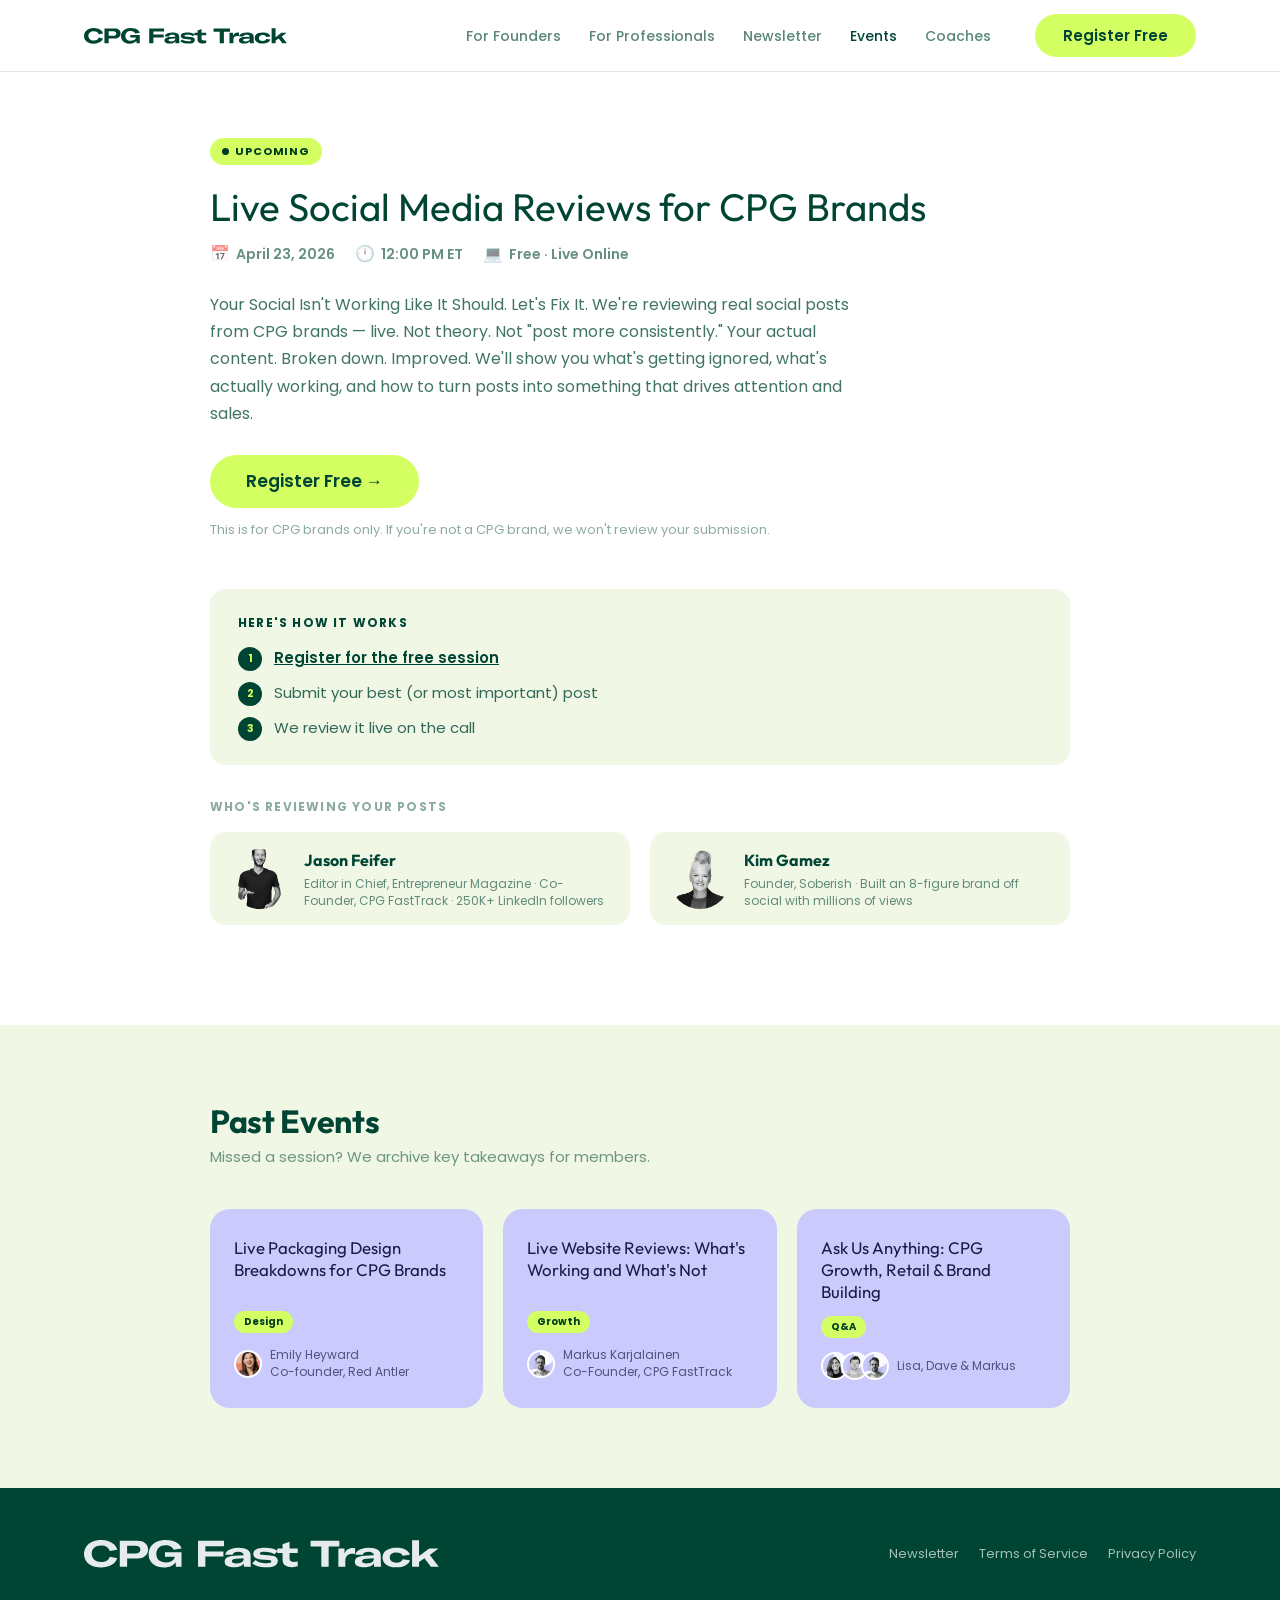
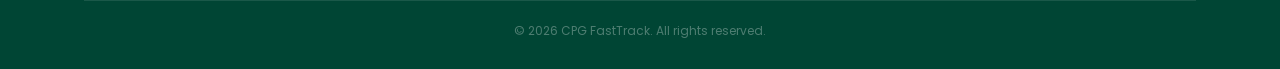
<file: events.html>
<!DOCTYPE html>
<html lang="en">
<head>
  <meta charset="UTF-8">
  <meta name="viewport" content="width=device-width, initial-scale=1.0">
  <link rel="canonical" href="https://cpgfasttrack.com/events">
  <meta name="description" content="CPG FastTrack Events — live social media reviews, packaging critiques, and expert sessions for CPG founders. Free and member events throughout the year.">
  <meta property="og:title" content="Events — CPG FastTrack">
  <meta property="og:description" content="Live social media reviews, packaging critiques, and expert sessions for CPG founders. Free and member events throughout the year.">
  <meta property="og:url" content="https://cpgfasttrack.com/events">
  <meta property="og:type" content="website">
  <meta property="og:image" content="https://cpgfasttrack.com/assets/og-image.png">
  <meta name="twitter:card" content="summary_large_image">
  <meta name="twitter:title" content="Events — CPG FastTrack">
  <meta name="twitter:description" content="Live social media reviews, packaging critiques, and expert sessions for CPG founders. Free and member events throughout the year.">
  <meta name="twitter:image" content="https://cpgfasttrack.com/assets/og-image.png">
  <title>Free Events — CPG FastTrack</title>
  <link rel="icon" href="assets/favicon-cpgft.svg">
  <link rel="preconnect" href="https://fonts.googleapis.com">
  <link rel="preconnect" href="https://fonts.gstatic.com" crossorigin>
  <link href="https://fonts.googleapis.com/css2?family=Outfit:wght@700;800&family=Poppins:wght@400;500;600;700&display=swap" rel="stylesheet">
  <link rel="stylesheet" href="assets/style.css">
  <style>

    /* ── Hero ── */
    .ev-hero {
      background: radial-gradient(120% 80% at 50% 0%, #e8ffc0 0%, #1a7a50 50%, #002a1f 100%);
      padding: 48px 24px;
      display: none;
    }
    .ev-hero-eyebrow {
      display: inline-block;
      font-size: 11px;
      font-weight: 700;
      letter-spacing: 0.12em;
      text-transform: uppercase;
      color: #D4FF62;
      margin-bottom: 20px;
    }
    .ev-hero h1 {
      font-family: 'Outfit', sans-serif;
      font-size: clamp(2.2rem, 5vw, 3.8rem);
      color: #fff;
      line-height: 1.1;
      max-width: 760px;
      margin: 0 auto 20px;
    }
    .ev-hero-sub {
      font-size: clamp(1rem, 2vw, 1.15rem);
      color: rgba(255,255,255,0.75);
      max-width: 520px;
      margin: 0 auto 40px;
      line-height: 1.65;
    }

    /* ── Featured event card ── */
    .ev-featured {
      max-width: 860px;
      margin: 0 auto;
    }
    .ev-live-badge {
      display: inline-flex;
      align-items: center;
      gap: 6px;
      background: #D4FF62;
      color: #003a20;
      font-size: 11px;
      font-weight: 700;
      letter-spacing: 0.08em;
      text-transform: uppercase;
      padding: 5px 12px;
      border-radius: 20px;
      margin-bottom: 20px;
    }
    .ev-live-dot {
      width: 7px;
      height: 7px;
      border-radius: 50%;
      background: #003a20;
      animation: pulse 1.8s ease infinite;
    }
    @keyframes pulse {
      0%, 100% { opacity: 1; transform: scale(1); }
      50% { opacity: 0.4; transform: scale(0.7); }
    }
    .ev-featured-title {
      font-family: 'Outfit', sans-serif;
      font-size: clamp(1.6rem, 3vw, 2.4rem);
      color: #004534;
      line-height: 1.15;
      margin-bottom: 12px;
    }
    .ev-featured-meta {
      display: flex;
      align-items: center;
      gap: 20px;
      flex-wrap: wrap;
      margin-bottom: 24px;
    }
    .ev-meta-item {
      display: flex;
      align-items: center;
      gap: 6px;
      font-size: 14px;
      font-weight: 600;
      color: rgba(0,69,52,0.6);
    }
    .ev-meta-item span { font-size: 16px; }
    .ev-featured-desc {
      font-size: 16px;
      color: rgba(0,69,52,0.75);
      line-height: 1.7;
      margin-bottom: 28px;
      max-width: 640px;
    }
    .ev-how {
      background: #F1F7E5;
      border-radius: 16px;
      padding: 24px 28px;
      margin-bottom: 32px;
    }
    .ev-how-title {
      font-size: 12px;
      font-weight: 700;
      letter-spacing: 0.1em;
      text-transform: uppercase;
      color: #004534;
      margin-bottom: 14px;
    }
    .ev-how-steps {
      display: flex;
      flex-direction: column;
      gap: 10px;
    }
    .ev-how-step {
      display: flex;
      align-items: flex-start;
      gap: 12px;
      font-size: 15px;
      color: rgba(0,69,52,0.8);
    }
    .ev-how-num {
      width: 24px;
      height: 24px;
      border-radius: 50%;
      background: #004534;
      color: #D4FF62;
      font-size: 11px;
      font-weight: 700;
      display: flex;
      align-items: center;
      justify-content: center;
      flex-shrink: 0;
      margin-top: 1px;
    }

    /* Speakers */
    .ev-speakers {
      margin-bottom: 36px;
    }
    .ev-speakers-label {
      font-size: 12px;
      font-weight: 700;
      letter-spacing: 0.1em;
      text-transform: uppercase;
      color: rgba(0,69,52,0.45);
      margin-bottom: 16px;
    }
    .ev-speakers-row {
      display: flex;
      gap: 20px;
      flex-wrap: wrap;
    }
    .ev-speaker {
      display: flex;
      align-items: center;
      gap: 14px;
      background: #F1F7E5;
      border-radius: 16px;
      padding: 16px 20px;
      flex: 1;
      min-width: 240px;
    }
    .ev-speaker-photo {
      width: 60px;
      height: 60px;
      border-radius: 50%;
      object-fit: cover;
      object-position: center;
      flex-shrink: 0;
    }
    .ev-speaker-name {
      font-family: 'Outfit', sans-serif;
      font-size: 1rem;
      font-weight: 700;
      color: #004534;
      margin-bottom: 2px;
    }
    .ev-speaker-role {
      font-size: 12px;
      color: rgba(0,69,52,0.6);
      line-height: 1.4;
    }

    .ev-featured-cta {
      padding-bottom: 48px;
    }
    .ev-notice {
      font-size: 13px;
      color: rgba(0,69,52,0.45);
      margin-top: 12px;
    }

    /* ── Upcoming wrapper ── */
    .ev-upcoming-wrap {
      background: #fff;
      padding: 64px 24px;
    }

    /* ── Past events ── */
    .ev-past {
      background: var(--cream);
      padding: 80px 24px;
    }
    .ev-past-inner {
      max-width: 860px;
      margin: 0 auto;
    }
    .ev-past-header {
      margin-bottom: 40px;
    }
    .ev-past-header h2 {
      font-family: 'Outfit', sans-serif;
      font-size: clamp(1.5rem, 3vw, 2rem);
      color: #004534;
      margin-bottom: 6px;
    }
    .ev-past-header p {
      font-size: 15px;
      color: rgba(0,69,52,0.55);
    }
    .ev-past-grid {
      display: grid;
      grid-template-columns: repeat(3, 1fr);
      gap: 20px;
    }
    .ev-past-card {
      background: #CACAFC;
      border-radius: 20px;
      padding: 28px 24px;
      display: flex;
      flex-direction: column;
      gap: 14px;
    }
    .ev-past-date {
      font-size: 11px;
      font-weight: 700;
      letter-spacing: 0.08em;
      text-transform: uppercase;
      color: rgba(30,30,80,0.5);
    }
    .ev-past-title {
      font-family: 'Outfit', sans-serif;
      font-size: 1.05rem;
      color: #1a1a4a;
      line-height: 1.3;
      flex: 1;
    }
    .ev-past-speakers {
      display: flex;
      align-items: center;
      gap: 8px;
    }
    .ev-past-avatars {
      display: flex;
    }
    .ev-past-avatars img {
      width: 28px;
      height: 28px;
      border-radius: 50%;
      object-fit: cover;
      object-position: top;
      border: 2px solid #fff;
      margin-left: -8px;
    }
    .ev-past-avatars img:first-child { margin-left: 0; }
    .ev-past-speaker-names {
      font-size: 12px;
      color: rgba(30,30,80,0.7);
      line-height: 1.4;
    }
    .ev-past-tag {
      display: inline-block;
      font-size: 10px;
      font-weight: 700;
      background: #D4FF62;
      color: #003a20;
      padding: 3px 10px;
      border-radius: 20px;
      align-self: flex-start;
    }

    @media (max-width: 720px) {
      .ev-featured { padding: 32px 24px 0; }
      .ev-past-grid { grid-template-columns: 1fr; }
      .ev-speakers-row { flex-direction: column; }
    }
    @media (max-width: 480px) {
      .ev-hero { padding-top: 72px; }
    }
  </style>
  <!-- Meta Pixel -->
  <script>
  !function(f,b,e,v,n,t,s){if(f.fbq)return;n=f.fbq=function(){n.callMethod?
  n.callMethod.apply(n,arguments):n.queue.push(arguments)};if(!f._fbq)f._fbq=n;
  n.push=n;n.loaded=!0;n.version='2.0';n.queue=[];t=b.createElement(e);t.async=!0;
  t.src=v;s=b.getElementsByTagName(e)[0];s.parentNode.insertBefore(t,s)}(window,
  document,'script','https://connect.facebook.net/en_US/fbevents.js');
  fbq('init','24452779434354074');
  fbq('track','PageView');
  </script>
  <noscript><img height="1" width="1" style="display:none" src="https://www.facebook.com/tr?id=24452779434354074&ev=PageView&noscript=1"/></noscript>
  <!-- End Meta Pixel -->
  <!-- GA4 -->
  <script async src="https://www.googletagmanager.com/gtag/js?id=G-CQ71WHJSFG"></script>
  <script>
    window.dataLayer = window.dataLayer || [];
    function gtag(){dataLayer.push(arguments);}
    gtag('js', new Date());
    gtag('config', 'G-CQ71WHJSFG');
  </script>
  <!-- End GA4 -->
  <script type="application/ld+json">{"@context":"https://schema.org","@type":"Organization","name":"CPG FastTrack","url":"https://cpgfasttrack.com","logo":"https://cpgfasttrack.com/assets/cpgft-logo.svg","description":"CPG FastTrack is a growth platform and community for CPG founders — with expert coaching, peer accountability, and a network of operators who have built real consumer brands.","sameAs":["https://www.linkedin.com/company/cpg-fasttrack"]}</script>
</head>
<body>

  <nav class="nav">
    <div class="container">
      <a href="/" class="nav-logo">
        <img src="assets/cpgft-logo.svg" alt="CPG FastTrack">
      </a>
      <ul class="nav-links" id="nav-links">
        <li><a href="/">For Founders</a></li>
        <li><a href="/cpg-professionals.html">For Professionals</a></li>
        <li><a href="/newsletter.html">Newsletter</a></li>
        <li><a href="/events.html" class="active">Events</a></li>
        <li><a href="/coaches.html">Coaches</a></li>
      </ul>
      <a href="https://riverside.com/webinar/registration/eyJldmVudElkIjoiNjlkMmFmMGNkNGZkNmExOTc4NWU1ZTUxIiwic2x1ZyI6Im1hcmt1cy1rYXJqYWxhaW5lbnMtc3R1ZGlvLUFoRnRZIn0=" class="btn btn-lime nav-cta" target="_blank" rel="noopener">Register Free</a>
      <button class="nav-toggle" id="nav-toggle" aria-label="Toggle menu"><span></span><span></span><span></span></button>
    </div>
  </nav>

  <!-- Hero -->
  <section class="ev-hero"></section>

  <!-- Upcoming event -->
  <div class="ev-upcoming-wrap">
    <div class="ev-featured">
      <div class="ev-live-badge"><div class="ev-live-dot"></div> Upcoming</div>
      <div class="ev-featured-title">Live Social Media Reviews for CPG Brands</div>
      <div class="ev-featured-meta">
        <div class="ev-meta-item"><span>📅</span> April 23, 2026</div>
        <div class="ev-meta-item"><span>🕛</span> 12:00 PM ET</div>
        <div class="ev-meta-item"><span>💻</span> Free · Live Online</div>
      </div>
      <p class="ev-featured-desc">Your Social Isn't Working Like It Should. Let's Fix It. We're reviewing real social posts from CPG brands — live. Not theory. Not "post more consistently." Your actual content. Broken down. Improved. We'll show you what's getting ignored, what's actually working, and how to turn posts into something that drives attention and sales.</p>

      <div class="ev-featured-cta">
        <a href="https://riverside.com/webinar/registration/eyJldmVudElkIjoiNjlkMmFmMGNkNGZkNmExOTc4NWU1ZTUxIiwic2x1ZyI6Im1hcmt1cy1rYXJqYWxhaW5lbnMtc3R1ZGlvLUFoRnRZIn0=" class="btn btn-lime btn-lg" target="_blank" rel="noopener">Register Free →</a>
        <p class="ev-notice">This is for CPG brands only. If you're not a CPG brand, we won't review your submission.</p>
      </div>

      <div class="ev-how">
        <div class="ev-how-title">Here's how it works</div>
        <div class="ev-how-steps">
          <div class="ev-how-step"><div class="ev-how-num">1</div><span><a href="https://riverside.com/webinar/registration/eyJldmVudElkIjoiNjlkMmFmMGNkNGZkNmExOTc4NWU1ZTUxIiwic2x1ZyI6Im1hcmt1cy1rYXJqYWxhaW5lbnMtc3R1ZGlvLUFoRnRZIn0=" target="_blank" rel="noopener" style="color:var(--green);font-weight:600;text-decoration:underline">Register for the free session</a></span></div>
          <div class="ev-how-step"><div class="ev-how-num">2</div><span>Submit your best (or most important) post</span></div>
          <div class="ev-how-step"><div class="ev-how-num">3</div><span>We review it live on the call</span></div>
        </div>
      </div>

      <div class="ev-speakers">
        <div class="ev-speakers-label">Who's reviewing your posts</div>
        <div class="ev-speakers-row">
          <div class="ev-speaker">
            <img src="assets/jason-feifer.png" alt="Jason Feifer" class="ev-speaker-photo">
            <div>
              <div class="ev-speaker-name">Jason Feifer</div>
              <div class="ev-speaker-role">Editor in Chief, Entrepreneur Magazine · Co-Founder, CPG FastTrack · 250K+ LinkedIn followers</div>
            </div>
          </div>
          <div class="ev-speaker">
            <img src="assets/Kim-Gamez-transparent.png" alt="Kim Gamez" class="ev-speaker-photo">
            <div>
              <div class="ev-speaker-name">Kim Gamez</div>
              <div class="ev-speaker-role">Founder, Soberish · Built an 8-figure brand off social with millions of views</div>
            </div>
          </div>
        </div>
      </div>

    </div>
  </div>

  <!-- Past events -->
  <section class="ev-past">
    <div class="ev-past-inner">
    <div class="ev-past-header">
      <h2>Past Events</h2>
      <p>Missed a session? We archive key takeaways for members.</p>
    </div>
    <div class="ev-past-grid">

      <div class="ev-past-card">
        <div class="ev-past-title">Live Packaging Design Breakdowns for CPG Brands</div>
        <div class="ev-past-tag">Design</div>
        <div class="ev-past-speakers">
          <div class="ev-past-avatars">
            <img src="assets/emily.png" alt="Emily Heyward">
          </div>
          <div class="ev-past-speaker-names">Emily Heyward<br>Co-founder, Red Antler</div>
        </div>
      </div>

      <div class="ev-past-card">
        <div class="ev-past-title">Live Website Reviews: What's Working and What's Not</div>
        <div class="ev-past-tag">Growth</div>
        <div class="ev-past-speakers">
          <div class="ev-past-avatars">
            <img src="assets/coaches/Markus.png" alt="Markus Karjalainen">
          </div>
          <div class="ev-past-speaker-names">Markus Karjalainen<br>Co-Founder, CPG FastTrack</div>
        </div>
      </div>

      <div class="ev-past-card">
        <div class="ev-past-title">Ask Us Anything: CPG Growth, Retail & Brand Building</div>
        <div class="ev-past-tag">Q&amp;A</div>
        <div class="ev-past-speakers">
          <div class="ev-past-avatars">
            <img src="assets/coaches/Lisa.png" alt="Lisa">
            <img src="assets/coaches/Dave.png" alt="Dave">
            <img src="assets/coaches/Markus.png" alt="Markus">
          </div>
          <div class="ev-past-speaker-names">Lisa, Dave &amp; Markus</div>
        </div>
      </div>

    </div>
    </div>
  </section>

  <footer class="footer">
    <div class="container">
      <div class="footer-inner">
        <div class="footer-logo">
          <img src="assets/cpgft-logo.svg" alt="CPG FastTrack">
        </div>
        <div class="footer-links">
          <a href="/newsletter.html">Newsletter</a>
          <a href="/terms-of-service.html">Terms of Service</a>
          <a href="/privacy-policy.html">Privacy Policy</a>
        </div>
      </div>
      <div class="footer-bottom">© 2026 CPG FastTrack. All rights reserved.</div>
    </div>
  </footer>

  <script>
    document.getElementById('nav-toggle').addEventListener('click', () =>
      document.getElementById('nav-links').classList.toggle('open'));
  </script>

  <script async data-uid="e57afaa1ac" src="https://cpg-fasttrack.kit.com/e57afaa1ac/index.js"></script>
</body>
</html>
</file>
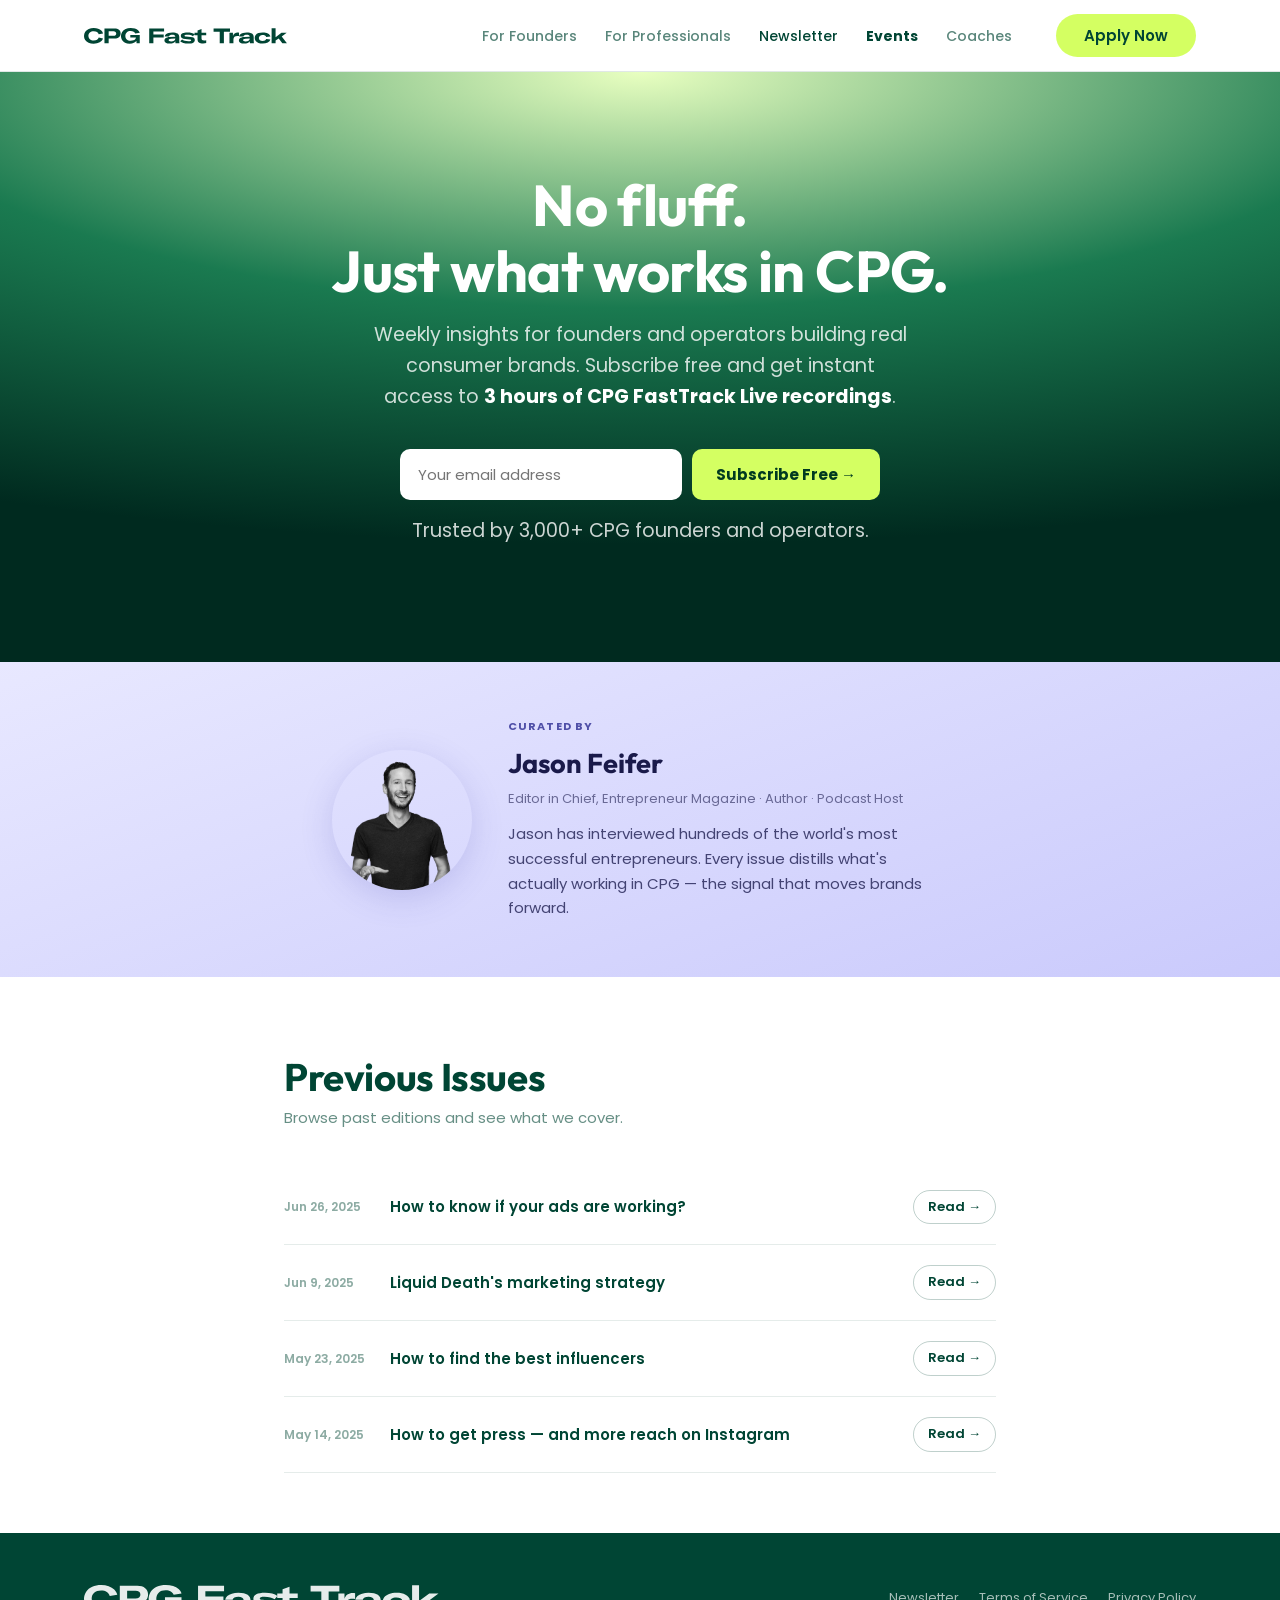
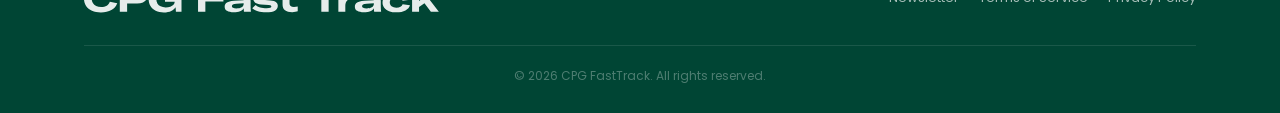
<file: newsletter.html>
<!DOCTYPE html>
<html lang="en">
<head>
  <meta charset="UTF-8">
  <meta name="viewport" content="width=device-width, initial-scale=1.0">
  <link rel="canonical" href="https://cpgfasttrack.com/newsletter">
  <meta name="description" content="The CPG FastTrack Newsletter — weekly insights for founders and operators building real consumer brands. No fluff, just what actually works.">
  <meta property="og:title" content="Newsletter — CPG FastTrack">
  <meta property="og:description" content="Weekly insights for founders and operators building real consumer brands. No fluff, just what actually works.">
  <meta property="og:url" content="https://cpgfasttrack.com/newsletter">
  <meta property="og:type" content="website">
  <meta property="og:image" content="https://cpgfasttrack.com/assets/og-image.png">
  <meta name="twitter:card" content="summary_large_image">
  <meta name="twitter:title" content="Newsletter — CPG FastTrack">
  <meta name="twitter:description" content="Weekly insights for founders and operators building real consumer brands. No fluff, just what actually works.">
  <meta name="twitter:image" content="https://cpgfasttrack.com/assets/og-image.png">
  <title>Newsletter — CPG FastTrack</title>
  <link rel="icon" href="assets/favicon-cpgft.svg">
  <link rel="preconnect" href="https://fonts.googleapis.com">
  <link rel="preconnect" href="https://fonts.gstatic.com" crossorigin>
  <link href="https://fonts.googleapis.com/css2?family=Outfit:wght@700;800&family=Poppins:wght@400;500;600;700&display=swap" rel="stylesheet">
  <link rel="stylesheet" href="assets/style.css">
  <style>
    .nl-hero {
      background: radial-gradient(120% 80% at 50% 0%, #e8ffc0 0%, #1a7a50 50%, #002a1f 100%);
      padding: 100px 24px 80px;
      text-align: center;
    }
    .nl-hero h1 {
      font-family: 'Outfit', sans-serif;
      font-size: clamp(2.2rem, 5vw, 3.6rem);
      color: #fff;
      line-height: 1.15;
      margin-bottom: 16px;
    }
    .nl-hero p {
      font-size: clamp(1rem, 2vw, 1.2rem);
      color: rgba(255,255,255,0.8);
      max-width: 540px;
      margin: 0 auto 36px;
      line-height: 1.6;
    }
    .nl-form {
      display: flex;
      gap: 10px;
      justify-content: center;
      flex-wrap: wrap;
      max-width: 480px;
      margin: 0 auto 16px;
    }
    .nl-form input[type="email"] {
      flex: 1;
      min-width: 220px;
      padding: 14px 18px;
      border-radius: 10px;
      border: none;
      font-size: 15px;
      font-family: 'Poppins', sans-serif;
      outline: none;
    }
    .nl-form button {
      padding: 14px 24px;
      background: #D4FF62;
      color: #003a20;
      border: none;
      border-radius: 10px;
      font-size: 15px;
      font-weight: 700;
      font-family: 'Poppins', sans-serif;
      cursor: pointer;
      white-space: nowrap;
    }
    .nl-trust {
      font-size: 13px;
      color: rgba(255,255,255,0.55);
      margin-top: 4px;
    }
    .nl-success {
      display: none;
      font-size: 15px;
      color: #D4FF62;
      font-weight: 600;
      margin-top: 8px;
    }
    /* Curator strip */
    .nl-curator {
      background: linear-gradient(160deg, #e8e8ff 0%, #CACAFC 100%);
      padding: 56px 24px;
      display: flex;
      align-items: center;
      justify-content: center;
      gap: 36px;
      flex-wrap: wrap;
    }
    .nl-curator-photo {
      width: 140px;
      height: 140px;
      border-radius: 50%;
      object-fit: cover;
      object-position: top;
      flex-shrink: 0;
      box-shadow: 0 8px 32px rgba(80,80,180,0.2);
    }
    .nl-curator-text { max-width: 440px; }
    .nl-curator-label {
      font-size: 11px;
      font-weight: 700;
      letter-spacing: 0.1em;
      text-transform: uppercase;
      color: #5050a8;
      margin-bottom: 6px;
    }
    .nl-curator-name {
      font-family: 'Outfit', sans-serif;
      font-size: 1.7rem;
      font-weight: 700;
      color: #1a1a4a;
      margin-bottom: 4px;
    }
    .nl-curator-role {
      font-size: 13px;
      color: rgba(30,30,80,0.6);
      margin-bottom: 12px;
    }
    .nl-curator-bio {
      font-size: 15px;
      color: rgba(30,30,80,0.8);
      line-height: 1.65;
    }

    /* What you get strip */
    .nl-perks {
      background: #F1F7E5;
      padding: 48px 24px;
    }
    .nl-perks-inner {
      max-width: 900px;
      margin: 0 auto;
      display: flex;
      gap: 32px;
      justify-content: center;
      flex-wrap: wrap;
    }
    .nl-perk {
      display: flex;
      align-items: flex-start;
      gap: 14px;
      max-width: 260px;
    }
    .nl-perk-icon {
      width: 40px;
      height: 40px;
      border-radius: 10px;
      background: #004534;
      display: flex;
      align-items: center;
      justify-content: center;
      font-size: 18px;
      flex-shrink: 0;
    }
    .nl-perk h4 {
      font-size: 14px;
      font-weight: 700;
      color: #004534;
      margin-bottom: 4px;
    }
    .nl-perk p {
      font-size: 13px;
      color: rgba(0,69,52,0.65);
      line-height: 1.5;
    }

    /* Archive */
    .nl-archive {
      padding: 80px 24px 60px;
      max-width: 760px;
      margin: 0 auto;
    }
    .nl-archive-header {
      margin-bottom: 40px;
    }
    .nl-archive-header h2 {
      font-family: 'Outfit', sans-serif;
      font-size: clamp(1.6rem, 3vw, 2.4rem);
      color: #004534;
      margin-bottom: 8px;
    }
    .nl-archive-header p {
      font-size: 15px;
      color: rgba(0,69,52,0.6);
    }
    .nl-issue {
      display: flex;
      align-items: center;
      justify-content: space-between;
      gap: 16px;
      padding: 20px 0;
      border-bottom: 1px solid rgba(0,69,52,0.1);
    }
    .nl-issue:first-child {
      border-top: 1px solid rgba(0,69,52,0.1);
    }
    .nl-issue-date {
      font-size: 12px;
      font-weight: 600;
      color: rgba(0,69,52,0.45);
      white-space: nowrap;
      min-width: 90px;
    }
    .nl-issue-title {
      font-size: 15px;
      font-weight: 600;
      color: #004534;
      flex: 1;
      line-height: 1.4;
    }
    .nl-issue-link {
      font-size: 13px;
      font-weight: 600;
      color: #004534;
      text-decoration: none;
      border: 1.5px solid rgba(0,69,52,0.25);
      padding: 6px 14px;
      border-radius: 20px;
      white-space: nowrap;
      transition: background 0.2s, border-color 0.2s;
      flex-shrink: 0;
    }
    .nl-issue-link:hover {
      background: #004534;
      color: #D4FF62;
      border-color: #004534;
    }

    @media (max-width: 600px) {
      .nl-issue { flex-wrap: wrap; gap: 8px; }
      .nl-issue-date { min-width: unset; }
    }
  </style>
  <!-- Meta Pixel -->
  <script>
  !function(f,b,e,v,n,t,s){if(f.fbq)return;n=f.fbq=function(){n.callMethod?
  n.callMethod.apply(n,arguments):n.queue.push(arguments)};if(!f._fbq)f._fbq=n;
  n.push=n;n.loaded=!0;n.version='2.0';n.queue=[];t=b.createElement(e);t.async=!0;
  t.src=v;s=b.getElementsByTagName(e)[0];s.parentNode.insertBefore(t,s)}(window,
  document,'script','https://connect.facebook.net/en_US/fbevents.js');
  fbq('init','24452779434354074');
  fbq('track','PageView');
  </script>
  <noscript><img height="1" width="1" style="display:none" src="https://www.facebook.com/tr?id=24452779434354074&ev=PageView&noscript=1"/></noscript>
  <!-- End Meta Pixel -->
  <!-- GA4 -->
  <script async src="https://www.googletagmanager.com/gtag/js?id=G-CQ71WHJSFG"></script>
  <script>
    window.dataLayer = window.dataLayer || [];
    function gtag(){dataLayer.push(arguments);}
    gtag('js', new Date());
    gtag('config', 'G-CQ71WHJSFG');
  </script>
  <!-- End GA4 -->
  <script type="application/ld+json">{"@context":"https://schema.org","@type":"Organization","name":"CPG FastTrack","url":"https://cpgfasttrack.com","logo":"https://cpgfasttrack.com/assets/cpgft-logo.svg","description":"CPG FastTrack is a growth platform and community for CPG founders — with expert coaching, peer accountability, and a network of operators who have built real consumer brands.","sameAs":["https://www.linkedin.com/company/cpg-fasttrack"]}</script>
</head>
<body>

  <nav class="nav">
    <div class="container">
      <a href="/" class="nav-logo">
        <img src="assets/cpgft-logo.svg" alt="CPG FastTrack">
      </a>
      <ul class="nav-links" id="nav-links">
        <li><a href="/">For Founders</a></li>
        <li><a href="/cpg-professionals.html">For Professionals</a></li>
        <li><a href="/newsletter.html" class="active">Newsletter</a></li>
        <li><a href="/events.html" style="color:var(--green);opacity:1;font-weight:700">Events</a></li>
        <li><a href="/coaches.html">Coaches</a></li>
      </ul>
      <a href="https://wsrwt15qmdi.typeform.com/to/vTO91wSu" class="btn btn-lime nav-cta" target="_blank" rel="noopener">Apply Now</a>
      <button class="nav-toggle" id="nav-toggle" aria-label="Toggle menu"><span></span><span></span><span></span></button>
    </div>
  </nav>

  <!-- Hero -->
  <section class="nl-hero">
    <h1>No fluff.<br>Just what works in CPG.</h1>
    <p>Weekly insights for founders and operators building real consumer brands. Subscribe free and get instant access to <strong style="color:#fff">3 hours of CPG FastTrack Live recordings</strong>.</p>
    <form class="nl-form" id="nl-form">
      <input type="email" id="nl-email" name="email_address" placeholder="Your email address" required>
      <button type="submit">Subscribe Free →</button>
    </form>
    <p class="nl-trust">Trusted by 3,000+ CPG founders and operators.</p>
    <p class="nl-success" id="nl-success">Check your inbox — you're in. 🎉</p>
  </section>

  <!-- Curator -->
  <div class="nl-curator">
    <img src="assets/jason-feifer.png" alt="Jason Feifer" class="nl-curator-photo">
    <div class="nl-curator-text">
      <div class="nl-curator-label">Curated by</div>
      <div class="nl-curator-name">Jason Feifer</div>
      <div class="nl-curator-role">Editor in Chief, Entrepreneur Magazine · Author · Podcast Host</div>
      <p class="nl-curator-bio">Jason has interviewed hundreds of the world's most successful entrepreneurs. Every issue distills what's actually working in CPG — the signal that moves brands forward.</p>
    </div>
  </div>

  <!-- Archive -->
  <div class="nl-archive">
    <div class="nl-archive-header">
      <h2>Previous Issues</h2>
      <p>Browse past editions and see what we cover.</p>
    </div>

    <div class="nl-issue">
      <span class="nl-issue-date">Jun 26, 2025</span>
      <span class="nl-issue-title">How to know if your ads are working?</span>
      <a href="https://ckarchive.com/b/4zuvhehp2ke74c6ovveola64z5777t5h6mgop" class="nl-issue-link" target="_blank" rel="noopener">Read →</a>
    </div>
    <div class="nl-issue">
      <span class="nl-issue-date">Jun 9, 2025</span>
      <span class="nl-issue-title">Liquid Death's marketing strategy</span>
      <a href="https://ckarchive.com/b/92uzhnh6l87o2s3roomrdfz5l2333fwhz90kq" class="nl-issue-link" target="_blank" rel="noopener">Read →</a>
    </div>
    <div class="nl-issue">
      <span class="nl-issue-date">May 23, 2025</span>
      <span class="nl-issue-title">How to find the best influencers</span>
      <a href="https://cpg-fasttrack.kit.com/posts/how-to-find-the-best-influencers" class="nl-issue-link" target="_blank" rel="noopener">Read →</a>
    </div>
    <div class="nl-issue">
      <span class="nl-issue-date">May 14, 2025</span>
      <span class="nl-issue-title">How to get press — and more reach on Instagram</span>
      <a href="https://cpg-fasttrack.kit.com/posts/how-to-get-press-and-more-reach-on-instagram" class="nl-issue-link" target="_blank" rel="noopener">Read →</a>
    </div>

  </div>

  <footer class="footer">
    <div class="container">
      <div class="footer-inner">
        <div class="footer-logo">
          <img src="assets/cpgft-logo.svg" alt="CPG FastTrack">
        </div>
        <div class="footer-links">
          <a href="/newsletter.html">Newsletter</a>
          <a href="/terms-of-service.html">Terms of Service</a>
          <a href="/privacy-policy.html">Privacy Policy</a>
        </div>
      </div>
      <div class="footer-bottom">© 2026 CPG FastTrack. All rights reserved.</div>
    </div>
  </footer>

  <script>
    document.getElementById('nav-toggle').addEventListener('click', function() {
      document.getElementById('nav-links').classList.toggle('open');
    });

    document.getElementById('nl-form').addEventListener('submit', function(e) {
      e.preventDefault();
      const email = document.getElementById('nl-email').value;
      fetch('https://app.convertkit.com/forms/8202032/subscriptions', {
        method: 'POST',
        headers: { 'Content-Type': 'application/json' },
        body: JSON.stringify({ email_address: email }),
        mode: 'no-cors'
      }).finally(() => {
        document.getElementById('nl-form').style.display = 'none';
        document.querySelector('.nl-trust').style.display = 'none';
        document.getElementById('nl-success').style.display = 'block';
      });
    });
  </script>

  <script async data-uid="e57afaa1ac" src="https://cpg-fasttrack.kit.com/e57afaa1ac/index.js"></script>
</body>
</html>
</file>
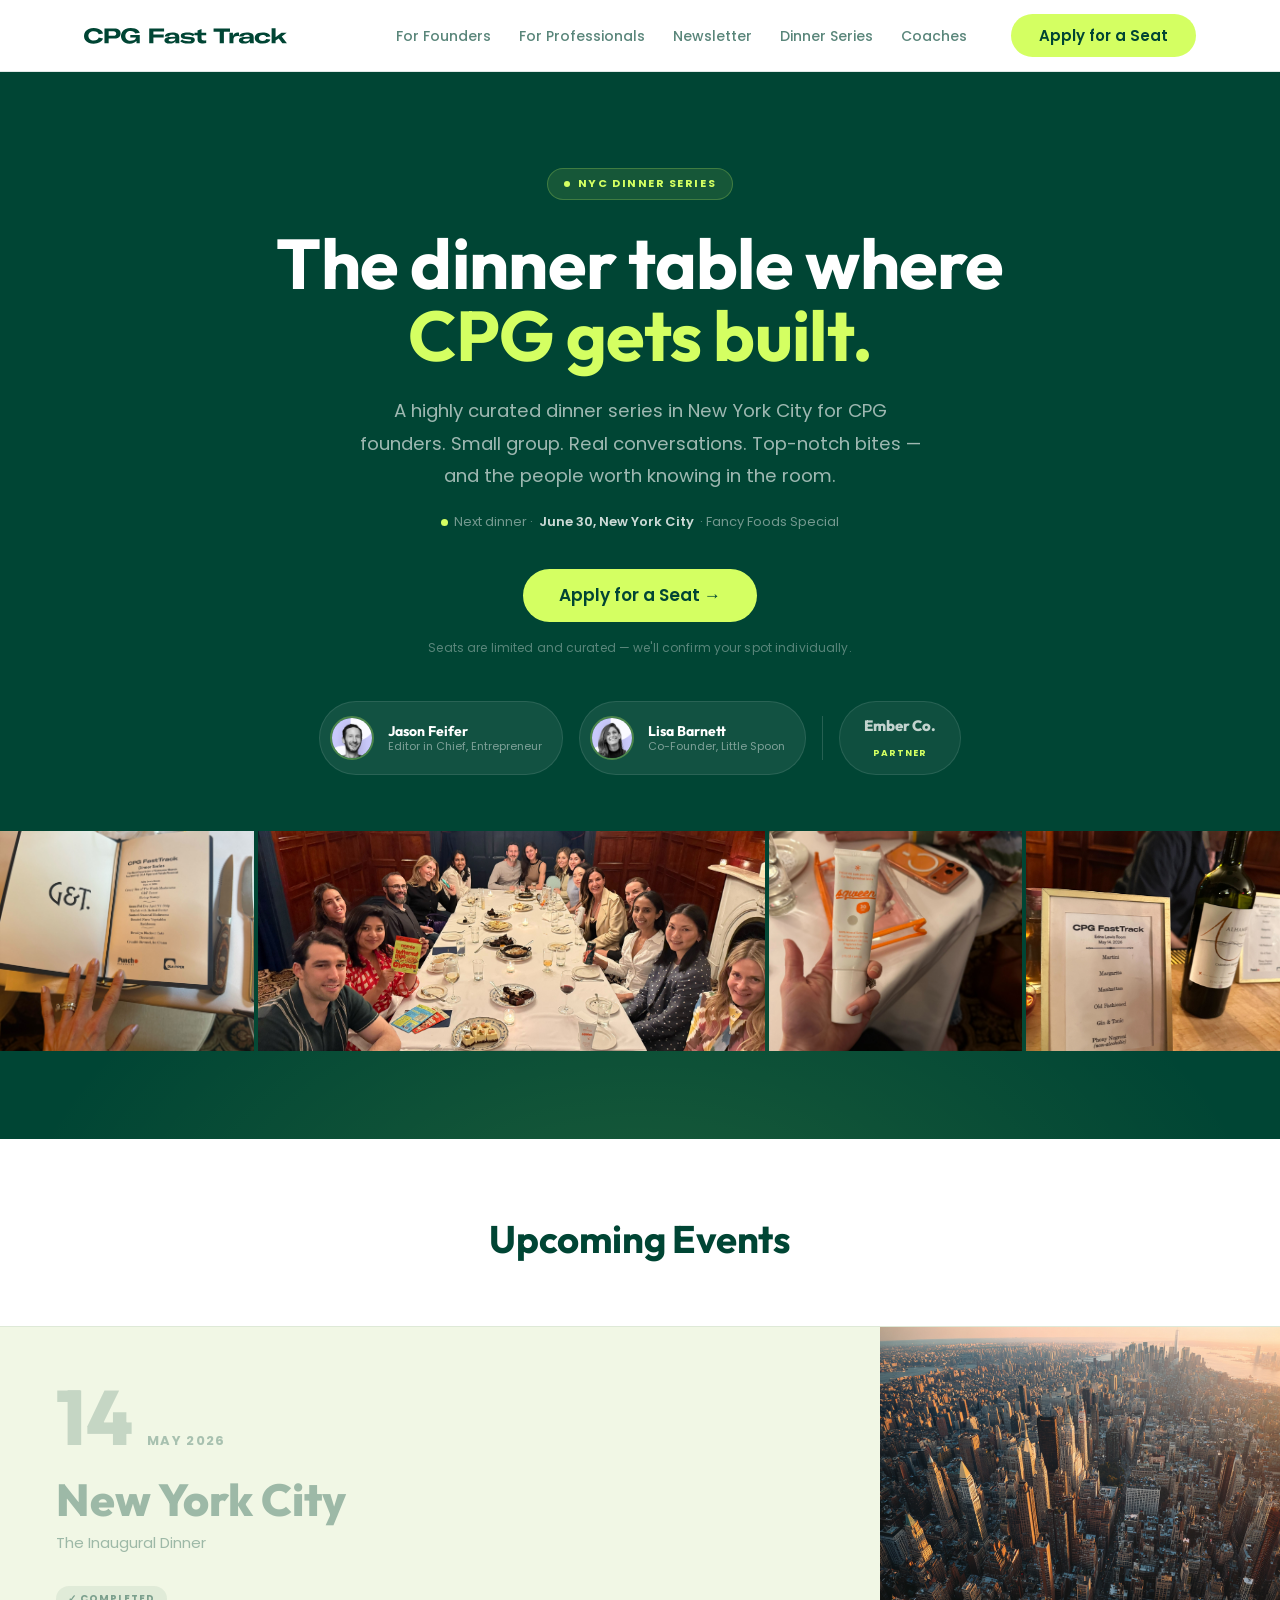
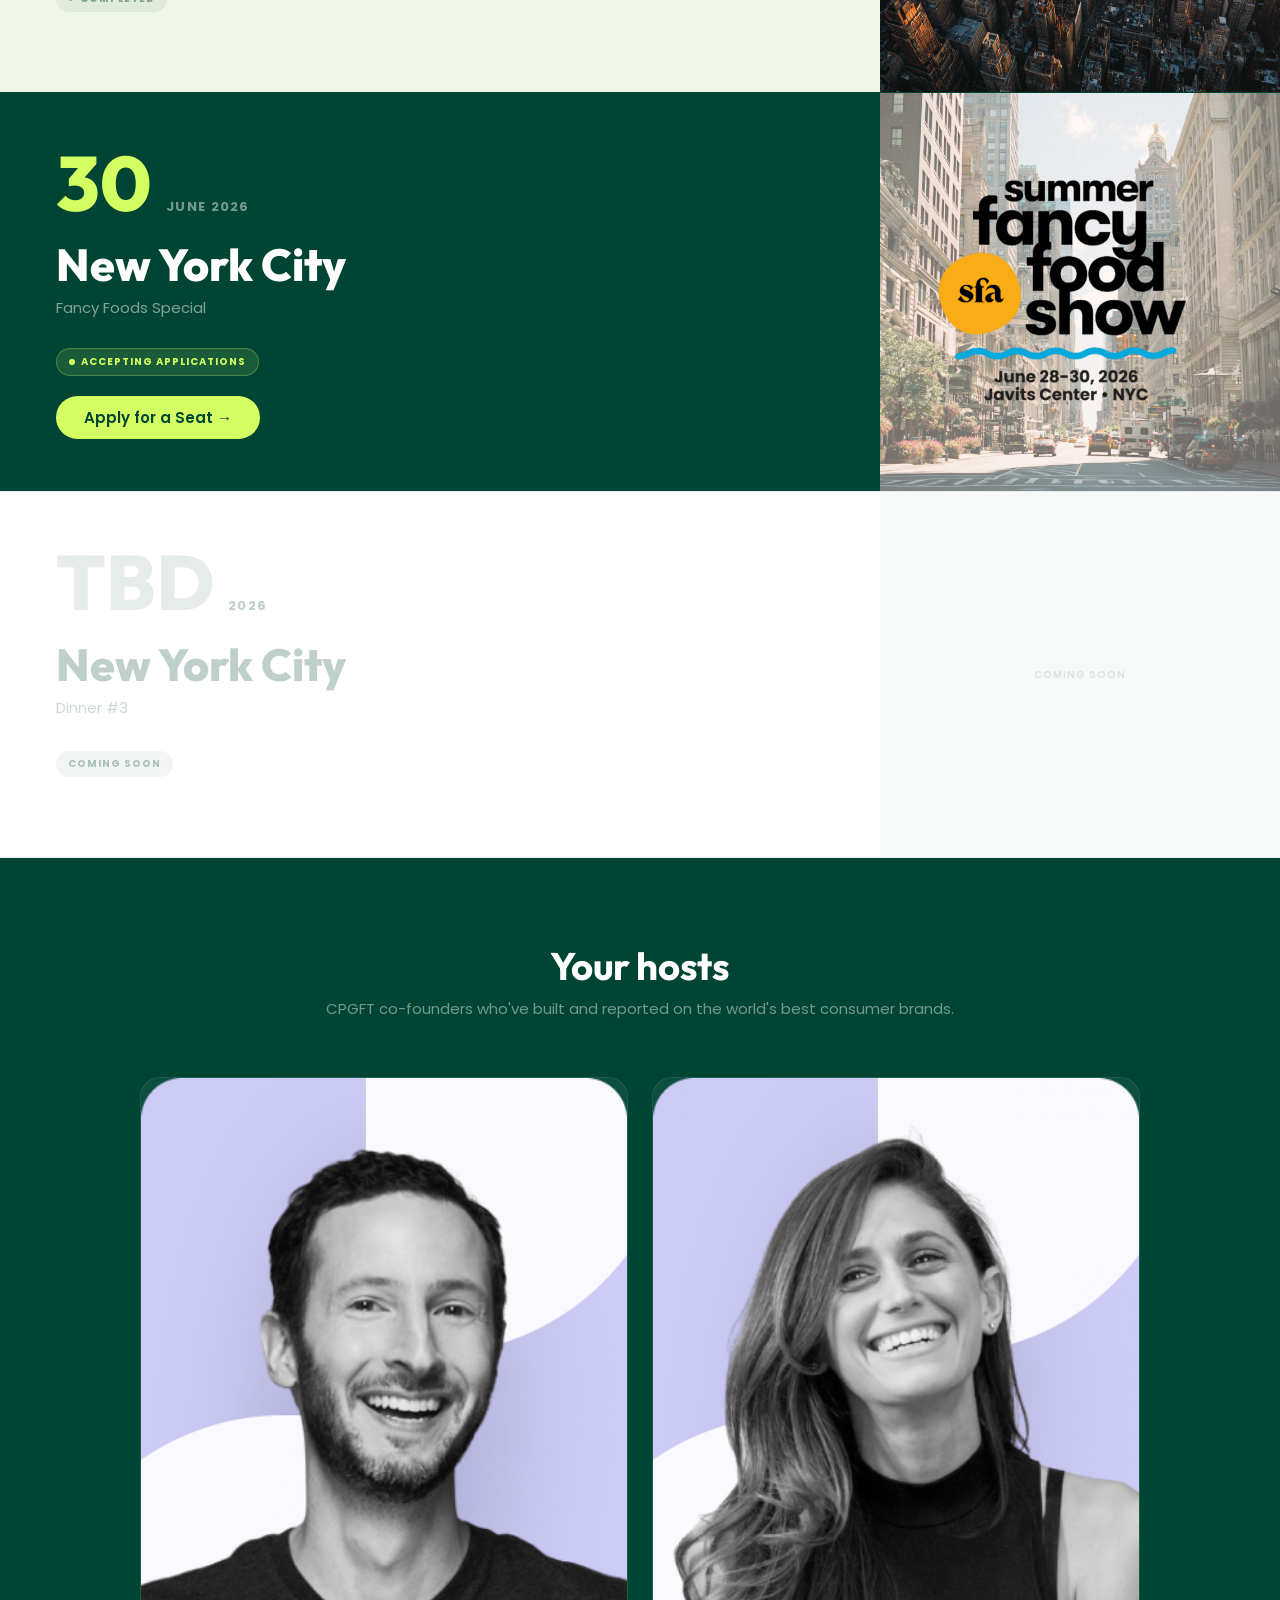
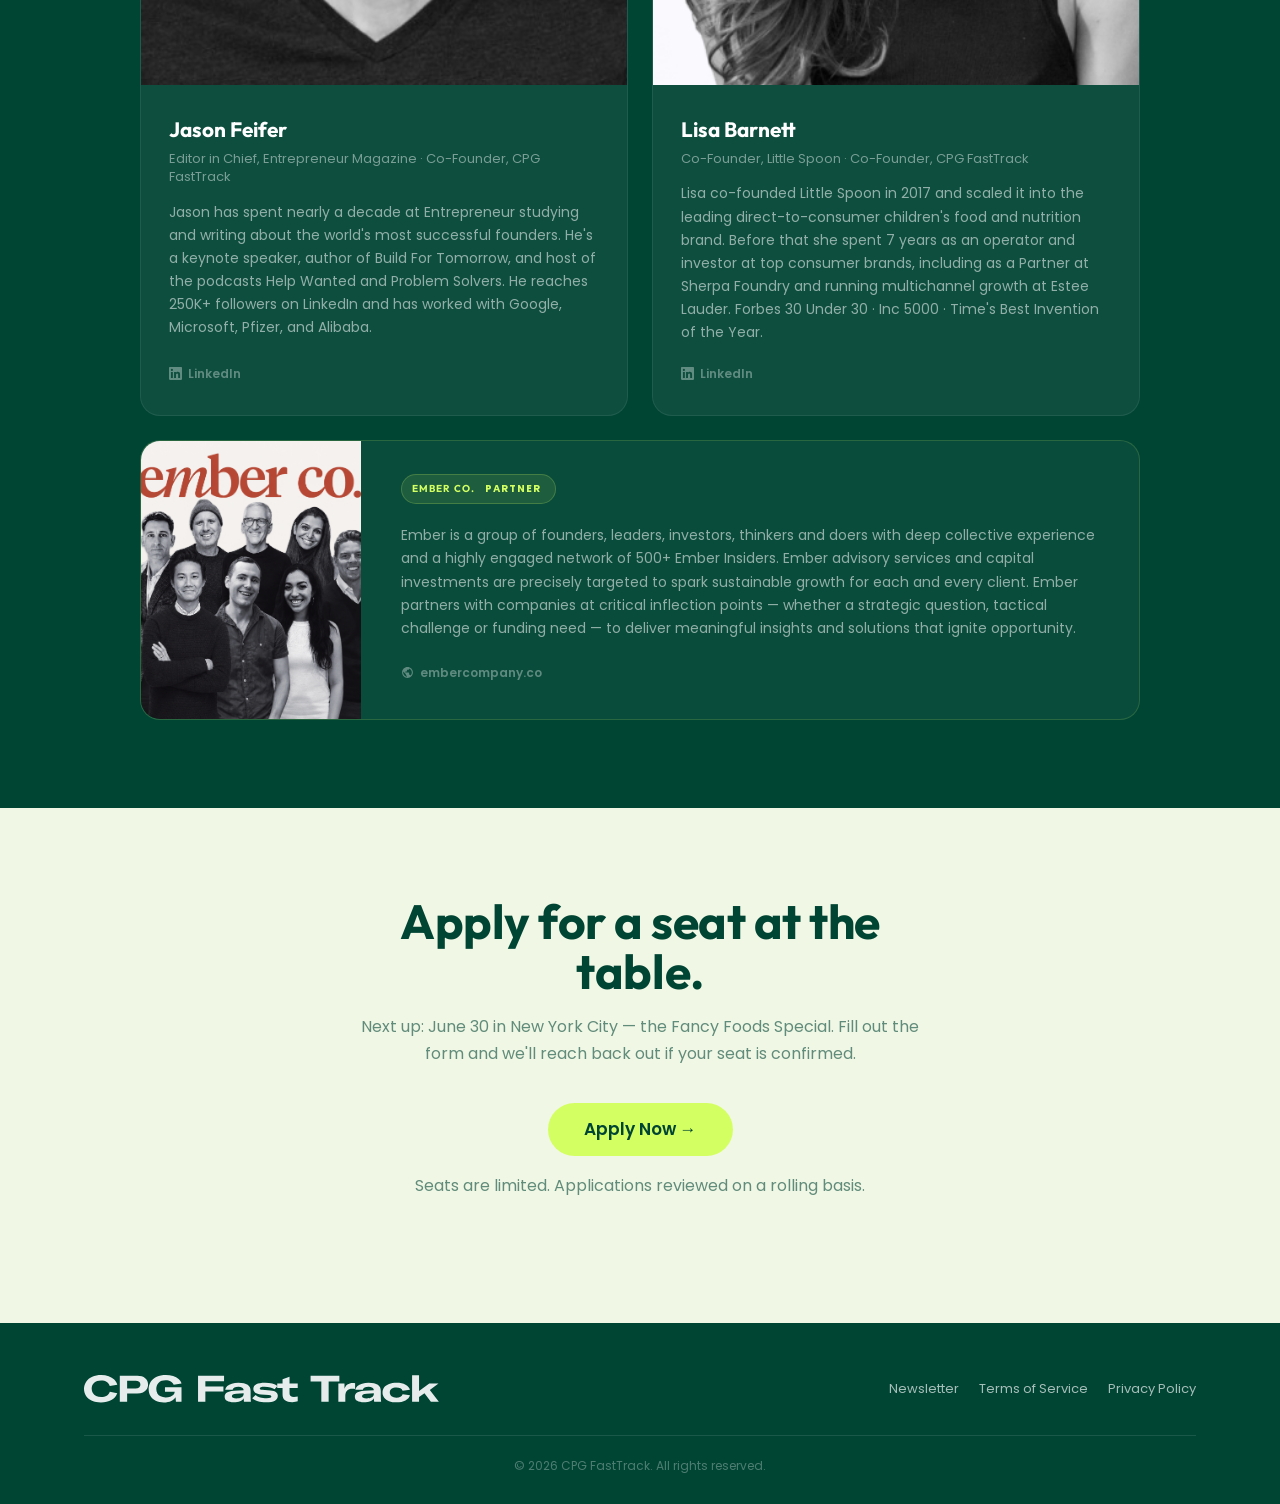
<file: nyc-dinners.html>
<!DOCTYPE html>
<html lang="en">
<head>
  <meta charset="UTF-8">
  <meta name="viewport" content="width=device-width, initial-scale=1.0">
  <link rel="canonical" href="https://cpgfasttrack.com/nyc-dinners">
  <meta name="description" content="CPG FastTrack NYC Dinner Series — a curated dinner for CPG founders, moderated by Jason Feifer and Lisa Barnett. Apply for a seat at the table.">
  <meta property="og:title" content="NYC Dinner Series — CPG FastTrack">
  <meta property="og:description" content="A highly curated dinner series for CPG founders in New York City, moderated by Jason Feifer and Lisa Barnett. Small group. Real conversations. Apply for a seat.">
  <meta property="og:url" content="https://cpgfasttrack.com/nyc-dinners">
  <meta property="og:type" content="website">
  <meta property="og:image" content="https://cpgfasttrack.com/assets/og-image.png">
  <meta name="twitter:card" content="summary_large_image">
  <meta name="twitter:title" content="NYC Dinner Series — CPG FastTrack">
  <meta name="twitter:description" content="A highly curated dinner series for CPG founders in New York City. Apply for a seat.">
  <meta name="twitter:image" content="https://cpgfasttrack.com/assets/og-image.png">
  <title>NYC Dinner Series — CPG FastTrack</title>
  <link rel="icon" href="assets/favicon-cpgft.svg">
  <link rel="preconnect" href="https://fonts.googleapis.com">
  <link rel="preconnect" href="https://fonts.gstatic.com" crossorigin>
  <link href="https://fonts.googleapis.com/css2?family=Outfit:wght@700;800&family=Poppins:wght@400;500;600;700&display=swap" rel="stylesheet">
  <link rel="stylesheet" href="assets/style.css">
  <style>

    /* ── Hero ── */
    .din-hero {
      background: #004534;
      padding: 96px 24px 88px;
      text-align: center;
      position: relative;
      overflow: hidden;
    }
    .din-hero::before {
      content: '';
      position: absolute;
      inset: 0;
      background: radial-gradient(ellipse 70% 50% at 50% 110%, rgba(212,255,98,0.13) 0%, transparent 70%);
      pointer-events: none;
    }
    .din-hero-inner { position: relative; max-width: 780px; margin: 0 auto; }
    .din-eyebrow {
      display: inline-flex;
      align-items: center;
      gap: 8px;
      font-size: 11px;
      font-weight: 700;
      letter-spacing: 0.14em;
      text-transform: uppercase;
      color: var(--lime);
      background: rgba(212,255,98,0.1);
      border: 1px solid rgba(212,255,98,0.22);
      padding: 6px 16px;
      border-radius: 100px;
      margin-bottom: 28px;
    }
    .din-eyebrow-dot {
      width: 6px;
      height: 6px;
      border-radius: 50%;
      background: var(--lime);
      animation: pulse 1.8s ease-in-out infinite;
    }
    @keyframes pulse {
      0%, 100% { transform: scale(1); opacity: 1; }
      50% { transform: scale(1.4); opacity: 0.6; }
    }
    .din-hero h1 {
      font-family: 'Outfit', sans-serif;
      font-size: clamp(2.6rem, 5.5vw, 4.8rem);
      color: #fff;
      line-height: 1.02;
      margin-bottom: 24px;
    }
    .din-hero h1 em { font-style: normal; color: var(--lime); }
    .din-hero-sub {
      font-size: clamp(1rem, 2vw, 1.15rem);
      color: rgba(255,255,255,0.62);
      line-height: 1.75;
      max-width: 580px;
      margin: 0 auto 20px;
    }

    /* Host cards in hero */
    .din-hosts-row {
      display: flex;
      justify-content: center;
      gap: 16px;
      margin-top: 44px;
      flex-wrap: wrap;
    }
    .din-host-card {
      display: flex;
      align-items: center;
      gap: 14px;
      background: rgba(255,255,255,0.07);
      border: 1px solid rgba(255,255,255,0.1);
      border-radius: 100px;
      padding: 10px 20px 10px 10px;
    }
    .din-host-photo {
      width: 44px;
      height: 44px;
      border-radius: 50%;
      object-fit: cover;
      object-position: top;
      flex-shrink: 0;
      border: 2px solid rgba(212,255,98,0.3);
    }
    .din-host-info { text-align: left; }
    .din-host-name {
      font-family: 'Outfit', sans-serif;
      font-size: 14px;
      font-weight: 700;
      color: #fff;
      line-height: 1.2;
    }
    .din-host-role {
      font-size: 11px;
      color: rgba(255,255,255,0.45);
      line-height: 1.3;
    }

    .din-hosts-divider {
      width: 1px;
      height: 44px;
      background: rgba(255,255,255,0.15);
      align-self: center;
      flex-shrink: 0;
    }
    .din-sponsor-card {
      border-color: rgba(212,255,98,0.2);
      background: rgba(212,255,98,0.06);
      text-decoration: none;
      transition: background 0.2s;
    }
    .din-sponsor-card:hover { background: rgba(212,255,98,0.12); }
    .din-sponsor-avatar {
      width: 44px;
      height: 44px;
      border-radius: 50%;
      background: rgba(255,255,255,0.15);
      color: rgba(255,255,255,0.6);
      font-family: 'Outfit', sans-serif;
      font-size: 14px;
      font-weight: 700;
      display: flex;
      align-items: center;
      justify-content: center;
      flex-shrink: 0;
      border: 2px solid rgba(212,255,98,0.3);
    }
    .din-sponsor-label {
      font-size: 9px;
      font-weight: 700;
      letter-spacing: 0.12em;
      text-transform: uppercase;
      color: var(--lime);
      margin-bottom: 2px;
    }
    .din-sponsor-logo {
      height: 14px;
      width: auto;
      opacity: 0.55;
      margin-top: 5px;
      display: block;
      filter: brightness(0) invert(1);
    }

    .din-partners-group {
      display: flex;
      gap: 16px;
      align-items: center;
    }
    .din-partner-pill-card {
      display: flex;
      flex-direction: column;
      align-items: center;
      justify-content: center;
      gap: 8px;
      background: rgba(255,255,255,0.06);
      border: 1px solid rgba(255,255,255,0.1);
      border-radius: 100px;
      padding: 12px 24px;
    }
    .din-dla-wordmark {
      font-family: 'Outfit', sans-serif;
      font-size: 15px;
      font-weight: 800;
      color: rgba(255,255,255,0.75);
      letter-spacing: -0.01em;
    }

    .din-hero-cta { margin-bottom: 16px; }
    .din-scarcity {
      font-size: 12px;
      color: rgba(255,255,255,0.35);
      letter-spacing: 0.01em;
    }

    /* ── Next event nudge ── */
    .din-next-event {
      display: flex;
      align-items: center;
      justify-content: center;
      flex-wrap: wrap;
      gap: 6px;
      margin-top: 0;
      margin-bottom: 36px;
      font-size: 13px;
      color: rgba(255,255,255,0.45);
    }
    .din-next-event strong { color: rgba(255,255,255,0.8); font-weight: 600; }
    .din-next-event-dot {
      width: 7px;
      height: 7px;
      border-radius: 50%;
      background: var(--lime);
      flex-shrink: 0;
      animation: pulse 1.8s ease-in-out infinite;
    }

    /* ── Recap photo strip (full-bleed, below hero content) ── */
    .din-recap {
      margin-top: 56px;
    }
    .din-recap-label {
      font-size: 10px;
      font-weight: 700;
      letter-spacing: 0.14em;
      text-transform: uppercase;
      color: rgba(255,255,255,0.28);
      margin-bottom: 16px;
      text-align: center;
    }
    .din-recap-strip {
      display: flex;
      gap: 4px;
      /* break out of the padded inner container to go full-bleed */
      margin-left: calc(-50vw + 50%);
      margin-right: calc(-50vw + 50%);
      width: 100vw;
    }
    .din-recap-photo {
      flex: 1;
      height: 220px;
      overflow: hidden;
      position: relative;
      background: rgba(255,255,255,0.06);
    }
    .din-recap-photo:first-child { border-radius: 0; }
    .din-recap-photo img {
      width: 100%;
      height: 100%;
      object-fit: cover;
      display: block;
      transition: transform 0.5s ease;
    }
    .din-recap-photo:hover img { transform: scale(1.05); }
    .din-recap-photo-placeholder {
      position: absolute;
      inset: 0;
      display: flex;
      align-items: center;
      justify-content: center;
      font-size: 10px;
      font-weight: 600;
      letter-spacing: 0.1em;
      text-transform: uppercase;
      color: rgba(255,255,255,0.15);
    }
    @media (max-width: 600px) {
      .din-recap-strip { height: auto; gap: 3px; }
      .din-recap-photo { height: 110px; }
    }

    /* ── About ── */
    .din-about {
      background: var(--cream);
      padding: 88px 24px;
    }
    .din-about-inner {
      max-width: 1060px;
      margin: 0 auto;
    }
    .din-about-header {
      text-align: center;
      max-width: 640px;
      margin: 0 auto 64px;
    }
    .din-about-header h2 {
      font-family: 'Outfit', sans-serif;
      font-size: clamp(1.8rem, 3vw, 2.6rem);
      color: #004534;
      margin-bottom: 16px;
    }
    .din-about-header p {
      font-size: 16px;
      color: rgba(0,69,52,0.65);
      line-height: 1.75;
    }
    .din-pillars {
      display: grid;
      grid-template-columns: repeat(3, 1fr);
      gap: 24px;
    }
    .din-pillar {
      background: #fff;
      border-radius: 20px;
      padding: 36px 32px;
      box-shadow: 0 4px 20px rgba(0,69,52,0.07);
    }
    .din-pillar-icon {
      font-size: 28px;
      margin-bottom: 16px;
      display: block;
    }
    .din-pillar h3 {
      font-family: 'Outfit', sans-serif;
      font-size: 1.1rem;
      font-weight: 700;
      color: #004534;
      margin-bottom: 10px;
    }
    .din-pillar p {
      font-size: 14px;
      color: rgba(0,69,52,0.6);
      line-height: 1.65;
    }

    /* ── Dates ── */
    .din-dates {
      background: #fff;
    }
    .din-dates-header {
      text-align: center;
      padding: 80px 24px 56px;
    }
    .din-dates-header h2 {
      font-family: 'Outfit', sans-serif;
      font-size: clamp(1.8rem, 3vw, 2.6rem);
      color: #004534;
      margin-bottom: 10px;
    }
    .din-dates-header p {
      font-size: 15px;
      color: rgba(0,69,52,0.5);
    }

    /* Event cards — ShelfMade-style horizontal stack */
    .din-event-card {
      display: grid;
      grid-template-columns: 1fr 400px;
      min-height: 300px;
      border-top: 1px solid rgba(0,69,52,0.08);
      overflow: hidden;
      transition: opacity 0.2s;
    }
    .din-event-card:last-child { border-bottom: 1px solid rgba(0,69,52,0.08); }
    .din-event-left {
      padding: 52px 56px;
      display: flex;
      flex-direction: column;
      justify-content: space-between;
    }
    .din-event-date-row {
      display: flex;
      align-items: baseline;
      gap: 14px;
      margin-bottom: 20px;
    }
    .din-event-day {
      font-family: 'Outfit', sans-serif;
      font-size: clamp(3.5rem, 6vw, 5rem);
      font-weight: 800;
      line-height: 1;
    }
    .din-event-monthyear {
      font-size: 13px;
      font-weight: 700;
      text-transform: uppercase;
      letter-spacing: 0.1em;
    }
    .din-event-city {
      font-family: 'Outfit', sans-serif;
      font-size: clamp(1.8rem, 3.5vw, 2.8rem);
      font-weight: 800;
      line-height: 1.05;
      margin-bottom: 8px;
    }
    .din-event-subtitle {
      font-size: 15px;
      margin-bottom: 28px;
    }
    .din-event-badge {
      display: inline-flex;
      align-items: center;
      gap: 6px;
      font-size: 10px;
      font-weight: 700;
      letter-spacing: 0.1em;
      text-transform: uppercase;
      padding: 5px 12px;
      border-radius: 100px;
      margin-bottom: 28px;
      width: fit-content;
    }
    .din-event-cta {
      display: inline-flex;
      align-items: center;
      gap: 6px;
      font-size: 14px;
      font-weight: 700;
      text-decoration: none;
      transition: gap 0.2s;
    }
    .din-event-cta:hover { gap: 10px; }

    /* Photo side */
    .din-event-photo {
      overflow: hidden;
      position: relative;
    }
    .din-event-photo img {
      width: 100%;
      height: 100%;
      object-fit: cover;
      display: block;
      transition: transform 0.5s ease;
    }
    .din-event-card:hover .din-event-photo img { transform: scale(1.04); }
    .din-event-photo-placeholder {
      position: absolute;
      inset: 0;
      display: flex;
      align-items: center;
      justify-content: center;
      font-size: 10px;
      font-weight: 600;
      letter-spacing: 0.1em;
      text-transform: uppercase;
    }

    /* — Past (completed) */
    .din-event-card--past { background: var(--cream); }
    .din-event-card--past .din-event-day    { color: rgba(0,69,52,0.18); }
    .din-event-card--past .din-event-monthyear { color: rgba(0,69,52,0.3); }
    .din-event-card--past .din-event-city   { color: rgba(0,69,52,0.35); }
    .din-event-card--past .din-event-subtitle { color: rgba(0,69,52,0.35); }
    .din-event-card--past .din-event-badge  {
      background: rgba(0,69,52,0.07);
      color: rgba(0,69,52,0.45);
    }
    .din-event-card--past .din-event-photo-placeholder { color: rgba(0,69,52,0.15); background: rgba(0,69,52,0.04); }

    /* — Active (open) */
    .din-event-card--active { background: #004534; }
    .din-event-card--active .din-event-day    { color: var(--lime); }
    .din-event-card--active .din-event-monthyear { color: rgba(255,255,255,0.45); }
    .din-event-card--active .din-event-city   { color: #fff; }
    .din-event-card--active .din-event-subtitle { color: rgba(255,255,255,0.5); }
    .din-event-card--active .din-event-badge  {
      background: rgba(212,255,98,0.12);
      color: var(--lime);
      border: 1px solid rgba(212,255,98,0.25);
    }
    .din-event-card--active .din-event-cta   { color: var(--lime); }
    .din-event-card--active .din-event-photo-placeholder { color: rgba(255,255,255,0.15); background: rgba(255,255,255,0.04); }

    /* — Locked (TBD) */
    .din-event-card--locked { background: #fff; }
    .din-event-card--locked .din-event-day    { color: rgba(0,69,52,0.1); }
    .din-event-card--locked .din-event-monthyear { color: rgba(0,69,52,0.25); }
    .din-event-card--locked .din-event-city   { color: rgba(0,69,52,0.25); }
    .din-event-card--locked .din-event-subtitle { color: rgba(0,69,52,0.2); }
    .din-event-card--locked .din-event-badge  {
      background: rgba(0,69,52,0.05);
      color: rgba(0,69,52,0.3);
    }
    .din-event-card--locked .din-event-photo-placeholder { color: rgba(0,69,52,0.12); background: rgba(0,69,52,0.03); }

    @media (max-width: 760px) {
      .din-event-card { grid-template-columns: 1fr; }
      .din-event-photo { display: none; }
      .din-event-left { padding: 36px 28px; }
    }

    /* ── Hosts ── */
    .din-hosts {
      background: #004534;
      padding: 88px 24px;
    }
    .din-hosts-inner {
      max-width: 1000px;
      margin: 0 auto;
    }
    .din-hosts-header {
      text-align: center;
      margin-bottom: 56px;
    }
    .din-hosts-header h2 {
      font-family: 'Outfit', sans-serif;
      font-size: clamp(1.8rem, 3vw, 2.6rem);
      color: #fff;
      margin-bottom: 10px;
    }
    .din-hosts-header p {
      font-size: 15px;
      color: rgba(255,255,255,0.45);
    }
    .din-hosts-grid {
      display: grid;
      grid-template-columns: repeat(2, 1fr);
      gap: 24px;
    }
    .din-host-full {
      background: rgba(255,255,255,0.05);
      border-radius: 20px;
      overflow: hidden;
      border: 1px solid rgba(255,255,255,0.08);
      display: flex;
      flex-direction: column;
    }
    .din-host-photo-wrap {
      aspect-ratio: 4/5;
      overflow: hidden;
      position: relative;
    }
    .din-host-photo-wrap img {
      width: 100%;
      height: 100%;
      object-fit: cover;
      object-position: top;
      display: block;
      filter: grayscale(15%);
      transition: transform 0.5s var(--ease), filter 0.4s ease;
    }
    .din-host-full:hover .din-host-photo-wrap img {
      transform: scale(1.03);
      filter: grayscale(0%);
    }
    .din-host-body {
      padding: 28px 28px 32px;
      flex: 1;
      display: flex;
      flex-direction: column;
    }
    .din-host-body-name {
      font-family: 'Outfit', sans-serif;
      font-size: 1.3rem;
      font-weight: 700;
      color: #fff;
      margin-bottom: 4px;
    }
    .din-host-body-role {
      font-size: 13px;
      color: rgba(255,255,255,0.45);
      margin-bottom: 14px;
      line-height: 1.4;
    }
    .din-host-body-bio {
      font-size: 14px;
      color: rgba(255,255,255,0.55);
      line-height: 1.65;
      flex: 1;
      margin-bottom: 20px;
    }
    .din-host-linkedin {
      display: inline-flex;
      align-items: center;
      gap: 6px;
      font-size: 12px;
      font-weight: 600;
      color: rgba(255,255,255,0.35);
      text-decoration: none;
      transition: color 0.15s;
      margin-top: auto;
    }
    .din-host-linkedin:hover { color: var(--lime); }

    /* ── Partners ── */
    .din-partners {
      background: var(--cream);
      padding: 80px 24px;
    }
    .din-partners-inner {
      max-width: 860px;
      margin: 0 auto;
      text-align: center;
    }
    .din-partners h2 {
      font-family: 'Outfit', sans-serif;
      font-size: clamp(1.6rem, 2.5vw, 2rem);
      color: #004534;
      margin-bottom: 10px;
    }
    .din-partners-sub {
      font-size: 14px;
      color: rgba(0,69,52,0.45);
      margin-bottom: 40px;
    }
    .din-partners-row {
      display: flex;
      justify-content: center;
      gap: 16px;
      flex-wrap: wrap;
    }
    .din-partner-placeholder {
      width: 160px;
      height: 64px;
      border: 2px dashed rgba(0,69,52,0.15);
      border-radius: 12px;
      display: flex;
      align-items: center;
      justify-content: center;
      font-size: 11px;
      font-weight: 600;
      letter-spacing: 0.08em;
      text-transform: uppercase;
      color: rgba(0,69,52,0.25);
    }

    /* ── CTA ── */
    .din-cta {
      background: var(--cream);
      padding: 88px 24px;
      text-align: center;
      position: relative;
      overflow: hidden;
    }
    .din-cta::before { display: none; }
    .din-cta-inner { position: relative; max-width: 600px; margin: 0 auto; }
    .din-cta h2 {
      font-family: 'Outfit', sans-serif;
      font-size: clamp(2rem, 4vw, 3rem);
      color: #004534;
      margin-bottom: 16px;
    }
    .din-cta p {
      font-size: 16px;
      color: rgba(0,69,52,0.6);
      line-height: 1.7;
      margin-bottom: 36px;
    }
    .din-cta-note {
      margin-top: 16px;
      font-size: 12px;
      color: rgba(0,69,52,0.35);
    }

    /* ── Presenting partner horizontal card ── */
    .din-partner-host {
      display: grid;
      grid-template-columns: 220px 1fr;
      gap: 40px;
      align-items: center;
      margin-top: 24px;
      background: rgba(255,255,255,0.04);
      border: 1px solid rgba(212,255,98,0.15);
      border-radius: 20px;
      overflow: hidden;
    }
    .din-partner-host-photo-wrap {
      height: 100%;
      min-height: 240px;
      overflow: hidden;
    }
    .din-partner-host-photo-wrap img {
      width: 100%;
      height: 100%;
      object-fit: cover;
      object-position: top;
      display: block;
      filter: grayscale(15%);
      transition: transform 0.5s var(--ease), filter 0.4s ease;
    }
    .din-partner-host:hover .din-partner-host-photo-wrap img {
      transform: scale(1.03);
      filter: grayscale(0%);
    }
    .din-partner-host-body {
      padding: 32px 36px 32px 0;
    }
    .din-partner-host-badge {
      display: inline-flex;
      align-items: center;
      gap: 10px;
      background: rgba(212,255,98,0.1);
      border: 1px solid rgba(212,255,98,0.2);
      border-radius: 100px;
      padding: 6px 14px 6px 10px;
      margin-bottom: 4px;
    }
    .din-partner-host-badge span {
      font-size: 10px;
      font-weight: 700;
      letter-spacing: 0.1em;
      text-transform: uppercase;
      color: var(--lime);
    }

    /* ── Responsive ── */
    @media (max-width: 720px) {
      .din-pillars { grid-template-columns: 1fr; }
      .din-dates-grid { grid-template-columns: 1fr; }
      .din-hosts-grid { grid-template-columns: 1fr; }
      .din-hosts-row { flex-direction: row; flex-wrap: wrap; align-items: stretch; justify-content: center; }
      .din-hosts-divider { display: none; }
      .din-host-card { flex: 1; min-width: 0; padding: 10px 12px 10px 10px; }
      .din-host-name { font-size: 13px; }
      .din-host-role { font-size: 10px; }
      .din-partners-group { width: 100%; justify-content: center; }
      .din-partner-pill-card { flex: 1; min-width: 0; }
      .din-partner-host { grid-template-columns: 1fr; }
      .din-partner-host-photo-wrap { min-height: 260px; }
      .din-partner-host-body { padding: 0 24px 28px; }
    }
    @media (max-width: 480px) {
      .din-date-card { padding: 28px 24px; }
    }
  </style>
  <script type="application/ld+json">{"@context":"https://schema.org","@type":"Organization","name":"CPG FastTrack","url":"https://cpgfasttrack.com","logo":"https://cpgfasttrack.com/assets/cpgft-logo.svg","description":"CPG FastTrack is a growth platform and community for CPG founders — with expert coaching, peer accountability, and a network of operators who have built real consumer brands.","sameAs":["https://www.linkedin.com/company/cpg-fasttrack"]}</script>
  <!-- Meta Pixel -->
  <script>
  !function(f,b,e,v,n,t,s){if(f.fbq)return;n=f.fbq=function(){n.callMethod?
  n.callMethod.apply(n,arguments):n.queue.push(arguments)};if(!f._fbq)f._fbq=n;
  n.push=n;n.loaded=!0;n.version='2.0';n.queue=[];t=b.createElement(e);t.async=!0;
  t.src=v;s=b.getElementsByTagName(e)[0];s.parentNode.insertBefore(t,s)}(window,
  document,'script','https://connect.facebook.net/en_US/fbevents.js');
  fbq('init','24452779434354074');
  fbq('track','PageView');
  </script>
  <noscript><img height="1" width="1" style="display:none" src="https://www.facebook.com/tr?id=24452779434354074&ev=PageView&noscript=1"/></noscript>
  <!-- GA4 -->
  <script async src="https://www.googletagmanager.com/gtag/js?id=G-CQ71WHJSFG"></script>
  <script>
    window.dataLayer = window.dataLayer || [];
    function gtag(){dataLayer.push(arguments);}
    gtag('js', new Date());
    gtag('config', 'G-CQ71WHJSFG');
  </script>
</head>
<body>

  <nav class="nav">
    <div class="container">
      <a href="/" class="nav-logo">
        <img src="assets/cpgft-logo.svg" alt="CPG FastTrack">
      </a>
      <ul class="nav-links" id="nav-links">
        <li><a href="/">For Founders</a></li>
        <li><a href="/cpg-professionals.html">For Professionals</a></li>
        <li><a href="/newsletter.html">Newsletter</a></li>
        <li><a href="/nyc-dinners.html">Dinner Series</a></li>
        <li><a href="/coaches.html">Coaches</a></li>
      </ul>
      <a href="https://forms.gle/EHRJj2su575oy4qM6" class="btn btn-lime nav-cta" target="_blank" rel="noopener">Apply for a Seat</a>
      <button class="nav-toggle" id="nav-toggle" aria-label="Toggle menu"><span></span><span></span><span></span></button>
    </div>
  </nav>

  <!-- Hero -->
  <section class="din-hero">
    <div class="din-hero-inner">
      <span class="din-eyebrow"><span class="din-eyebrow-dot"></span>NYC Dinner Series</span>
      <h1>The dinner table where<br><em>CPG gets built.</em></h1>
      <p class="din-hero-sub">A highly curated dinner series in New York City for CPG founders. Small group. Real conversations. Top-notch bites — and the people worth knowing in the room.</p>

      <div class="din-next-event">
        <span class="din-next-event-dot"></span>
        Next dinner · <strong>June 30, New York City</strong> · Fancy Foods Special
      </div>

      <div class="din-hero-cta">
        <a href="https://forms.gle/EHRJj2su575oy4qM6" class="btn btn-lime btn-lg" target="_blank" rel="noopener">Apply for a Seat →</a>
      </div>
      <p class="din-scarcity">Seats are limited and curated — we'll confirm your spot individually.</p>

      <div class="din-hosts-row">
        <div class="din-host-card">
          <img src="assets/coaches/Jason.png" alt="Jason Feifer" class="din-host-photo">
          <div class="din-host-info">
            <div class="din-host-name">Jason Feifer</div>
            <div class="din-host-role">Editor in Chief, Entrepreneur</div>
          </div>
        </div>
        <div class="din-host-card">
          <img src="assets/coaches/Lisa.png" alt="Lisa Barnett" class="din-host-photo">
          <div class="din-host-info">
            <div class="din-host-name">Lisa Barnett</div>
            <div class="din-host-role">Co-Founder, Little Spoon</div>
          </div>
        </div>
        <div class="din-hosts-divider"></div>
        <div class="din-partners-group">
          <div class="din-partner-pill-card">
            <span class="din-dla-wordmark">Ember Co.</span>
            <div class="din-sponsor-label">Partner</div>
          </div>
        </div>
      </div>

    </div>

    <!-- Full-bleed photo strip from Dinner #1 -->
    <div class="din-recap">
      <div class="din-recap-strip">
        <div class="din-recap-photo">
          <img src="assets/event images/IMG_4227.jpg" alt="NYC Dinner May 2026">
        </div>
        <div class="din-recap-photo" style="flex:2">
          <img src="assets/event images/IMG_4237.jpg" alt="NYC Dinner May 2026">
        </div>
        <div class="din-recap-photo">
          <img src="assets/event images/IMG_4238.jpg" alt="NYC Dinner May 2026">
        </div>
        <div class="din-recap-photo">
          <img src="assets/event images/IMG_9350.jpg" alt="NYC Dinner May 2026">
        </div>
      </div>
    </div>

  </section>

  <!-- Dates -->
  <section class="din-dates">
    <div class="din-dates-header">
      <h2>Upcoming Events</h2>
    </div>

    <!-- Dinner 1 — Completed -->
    <div class="din-event-card din-event-card--past">
      <div class="din-event-left">
        <div>
          <div class="din-event-date-row">
            <span class="din-event-day">14</span>
            <span class="din-event-monthyear">May 2026</span>
          </div>
          <div class="din-event-city">New York City</div>
          <div class="din-event-subtitle">The Inaugural Dinner</div>
        </div>
        <div>
          <div class="din-event-badge">✓ Completed</div>
        </div>
      </div>
      <div class="din-event-photo">
        <img src="assets/event images/May14.jpg" alt="NYC Dinner May 2026">
      </div>
    </div>

    <!-- Dinner 2 — Active -->
    <div class="din-event-card din-event-card--active">
      <div class="din-event-left">
        <div>
          <div class="din-event-date-row">
            <span class="din-event-day">30</span>
            <span class="din-event-monthyear">June 2026</span>
          </div>
          <div class="din-event-city">New York City</div>
          <div class="din-event-subtitle">Fancy Foods Special</div>
        </div>
        <div>
          <div class="din-event-badge" style="display:flex; margin-bottom:20px;">
            <span style="width:6px;height:6px;border-radius:50%;background:var(--lime);display:inline-block;animation:pulse 1.8s ease-in-out infinite"></span>
            Accepting Applications
          </div>
          <a href="https://forms.gle/EHRJj2su575oy4qM6" class="btn btn-lime" target="_blank" rel="noopener">Apply for a Seat →</a>
        </div>
      </div>
      <div class="din-event-photo">
        <img src="assets/event images/June30.jpg" alt="NYC Dinner June 2026">
      </div>
    </div>

    <!-- Dinner 3 — Locked -->
    <div class="din-event-card din-event-card--locked">
      <div class="din-event-left">
        <div>
          <div class="din-event-date-row">
            <span class="din-event-day">TBD</span>
            <span class="din-event-monthyear">2026</span>
          </div>
          <div class="din-event-city">New York City</div>
          <div class="din-event-subtitle">Dinner #3</div>
        </div>
        <div>
          <div class="din-event-badge">Coming Soon</div>
        </div>
      </div>
      <div class="din-event-photo">
        <div class="din-event-photo-placeholder">Coming soon</div>
      </div>
    </div>

  </section>

  <!-- Hosts -->
  <section class="din-hosts">
    <div class="din-hosts-inner">
      <div class="din-hosts-header">
        <h2>Your hosts</h2>
        <p>CPGFT co-founders who've built and reported on the world's best consumer brands.</p>
      </div>
      <div class="din-hosts-grid">

        <div class="din-host-full">
          <div class="din-host-photo-wrap">
            <img src="assets/coaches/Jason.png" alt="Jason Feifer">
          </div>
          <div class="din-host-body">
            <p class="din-host-body-name">Jason Feifer</p>
            <p class="din-host-body-role">Editor in Chief, Entrepreneur Magazine · Co-Founder, CPG FastTrack</p>
            <p class="din-host-body-bio">Jason has spent nearly a decade at Entrepreneur studying and writing about the world's most successful founders. He's a keynote speaker, author of Build For Tomorrow, and host of the podcasts Help Wanted and Problem Solvers. He reaches 250K+ followers on LinkedIn and has worked with Google, Microsoft, Pfizer, and Alibaba.</p>
            <a href="https://www.linkedin.com/in/jasonfeifer/" target="_blank" rel="noopener" class="din-host-linkedin">
              <svg width="13" height="13" viewBox="0 0 24 24" fill="currentColor"><path d="M20.447 20.452h-3.554v-5.569c0-1.328-.027-3.037-1.852-3.037-1.853 0-2.136 1.445-2.136 2.939v5.667H9.351V9h3.414v1.561h.046c.477-.9 1.637-1.85 3.37-1.85 3.601 0 4.267 2.37 4.267 5.455v6.286zM5.337 7.433a2.062 2.062 0 01-2.063-2.065 2.064 2.064 0 112.063 2.065zm1.782 13.019H3.555V9h3.564v11.452zM22.225 0H1.771C.792 0 0 .774 0 1.729v20.542C0 23.227.792 24 1.771 24h20.451C23.2 24 24 23.227 24 22.271V1.729C24 .774 23.2 0 22.222 0h.003z"/></svg>
              LinkedIn
            </a>
          </div>
        </div>

        <div class="din-host-full">
          <div class="din-host-photo-wrap">
            <img src="assets/coaches/Lisa.png" alt="Lisa Barnett">
          </div>
          <div class="din-host-body">
            <p class="din-host-body-name">Lisa Barnett</p>
            <p class="din-host-body-role">Co-Founder, Little Spoon · Co-Founder, CPG FastTrack</p>
            <p class="din-host-body-bio">Lisa co-founded Little Spoon in 2017 and scaled it into the leading direct-to-consumer children's food and nutrition brand. Before that she spent 7 years as an operator and investor at top consumer brands, including as a Partner at Sherpa Foundry and running multichannel growth at Estee Lauder. Forbes 30 Under 30 · Inc 5000 · Time's Best Invention of the Year.</p>
            <a href="https://www.linkedin.com/in/lisadbarnett/" target="_blank" rel="noopener" class="din-host-linkedin">
              <svg width="13" height="13" viewBox="0 0 24 24" fill="currentColor"><path d="M20.447 20.452h-3.554v-5.569c0-1.328-.027-3.037-1.852-3.037-1.853 0-2.136 1.445-2.136 2.939v5.667H9.351V9h3.414v1.561h.046c.477-.9 1.637-1.85 3.37-1.85 3.601 0 4.267 2.37 4.267 5.455v6.286zM5.337 7.433a2.062 2.062 0 01-2.063-2.065 2.064 2.064 0 112.063 2.065zm1.782 13.019H3.555V9h3.564v11.452zM22.225 0H1.771C.792 0 0 .774 0 1.729v20.542C0 23.227.792 24 1.771 24h20.451C23.2 24 24 23.227 24 22.271V1.729C24 .774 23.2 0 22.222 0h.003z"/></svg>
              LinkedIn
            </a>
          </div>
        </div>

      </div>

      <!-- Partner -->
      <div class="din-partner-host">
        <div class="din-partner-host-photo-wrap">
          <img src="assets/ember-co.png" alt="Ember Co.">
        </div>
        <div class="din-partner-host-body">
          <div class="din-partner-host-badge">
            <span class="din-dla-wordmark">Ember Co.</span>
            <span>Partner</span>
          </div>
          <p class="din-host-body-bio" style="margin-top:16px;">Ember is a group of founders, leaders, investors, thinkers and doers with deep collective experience and a highly engaged network of 500+ Ember Insiders. Ember advisory services and capital investments are precisely targeted to spark sustainable growth for each and every client. Ember partners with companies at critical inflection points — whether a strategic question, tactical challenge or funding need — to deliver meaningful insights and solutions that ignite opportunity.</p>
          <a href="https://www.embercompany.co/" target="_blank" rel="noopener" class="din-host-linkedin">
            <svg width="13" height="13" viewBox="0 0 24 24" fill="currentColor"><path d="M12 2C6.48 2 2 6.48 2 12s4.48 10 10 10 10-4.48 10-10S17.52 2 12 2zm-1 17.93c-3.95-.49-7-3.85-7-7.93 0-.62.08-1.21.21-1.79L9 15v1c0 1.1.9 2 2 2v1.93zm6.9-2.54c-.26-.81-1-1.39-1.9-1.39h-1v-3c0-.55-.45-1-1-1H8v-2h2c.55 0 1-.45 1-1V7h2c1.1 0 2-.9 2-2v-.41c2.93 1.19 5 4.06 5 7.41 0 2.08-.8 3.97-2.1 5.39z"/></svg>
            embercompany.co
          </a>
        </div>
      </div>

    </div>
  </section>

  <!-- CTA -->
  <section class="din-cta">
    <div class="din-cta-inner">
      <h2>Apply for a seat at the table.</h2>
      <p>Next up: June 30 in New York City — the Fancy Foods Special. Fill out the form and we'll reach back out if your seat is confirmed.</p>
      <a href="https://forms.gle/EHRJj2su575oy4qM6" class="btn btn-lime btn-lg" target="_blank" rel="noopener">Apply Now →</a>
      <p class="din-cta-note">Seats are limited. Applications reviewed on a rolling basis.</p>
    </div>
  </section>

  <footer class="footer">
    <div class="container">
      <div class="footer-inner">
        <div class="footer-logo">
          <img src="assets/cpgft-logo.svg" alt="CPG FastTrack">
        </div>
        <div class="footer-links">
          <a href="/newsletter.html">Newsletter</a>
          <a href="/terms-of-service.html">Terms of Service</a>
          <a href="/privacy-policy.html">Privacy Policy</a>
        </div>
      </div>
      <div class="footer-bottom">© 2026 CPG FastTrack. All rights reserved.</div>
    </div>
  </footer>

  <script>
    document.getElementById('nav-toggle').addEventListener('click', () =>
      document.getElementById('nav-links').classList.toggle('open'));
  </script>
  <script async data-uid="e57afaa1ac" src="https://cpg-fasttrack.kit.com/e57afaa1ac/index.js"></script>
</body>
</html>
</file>
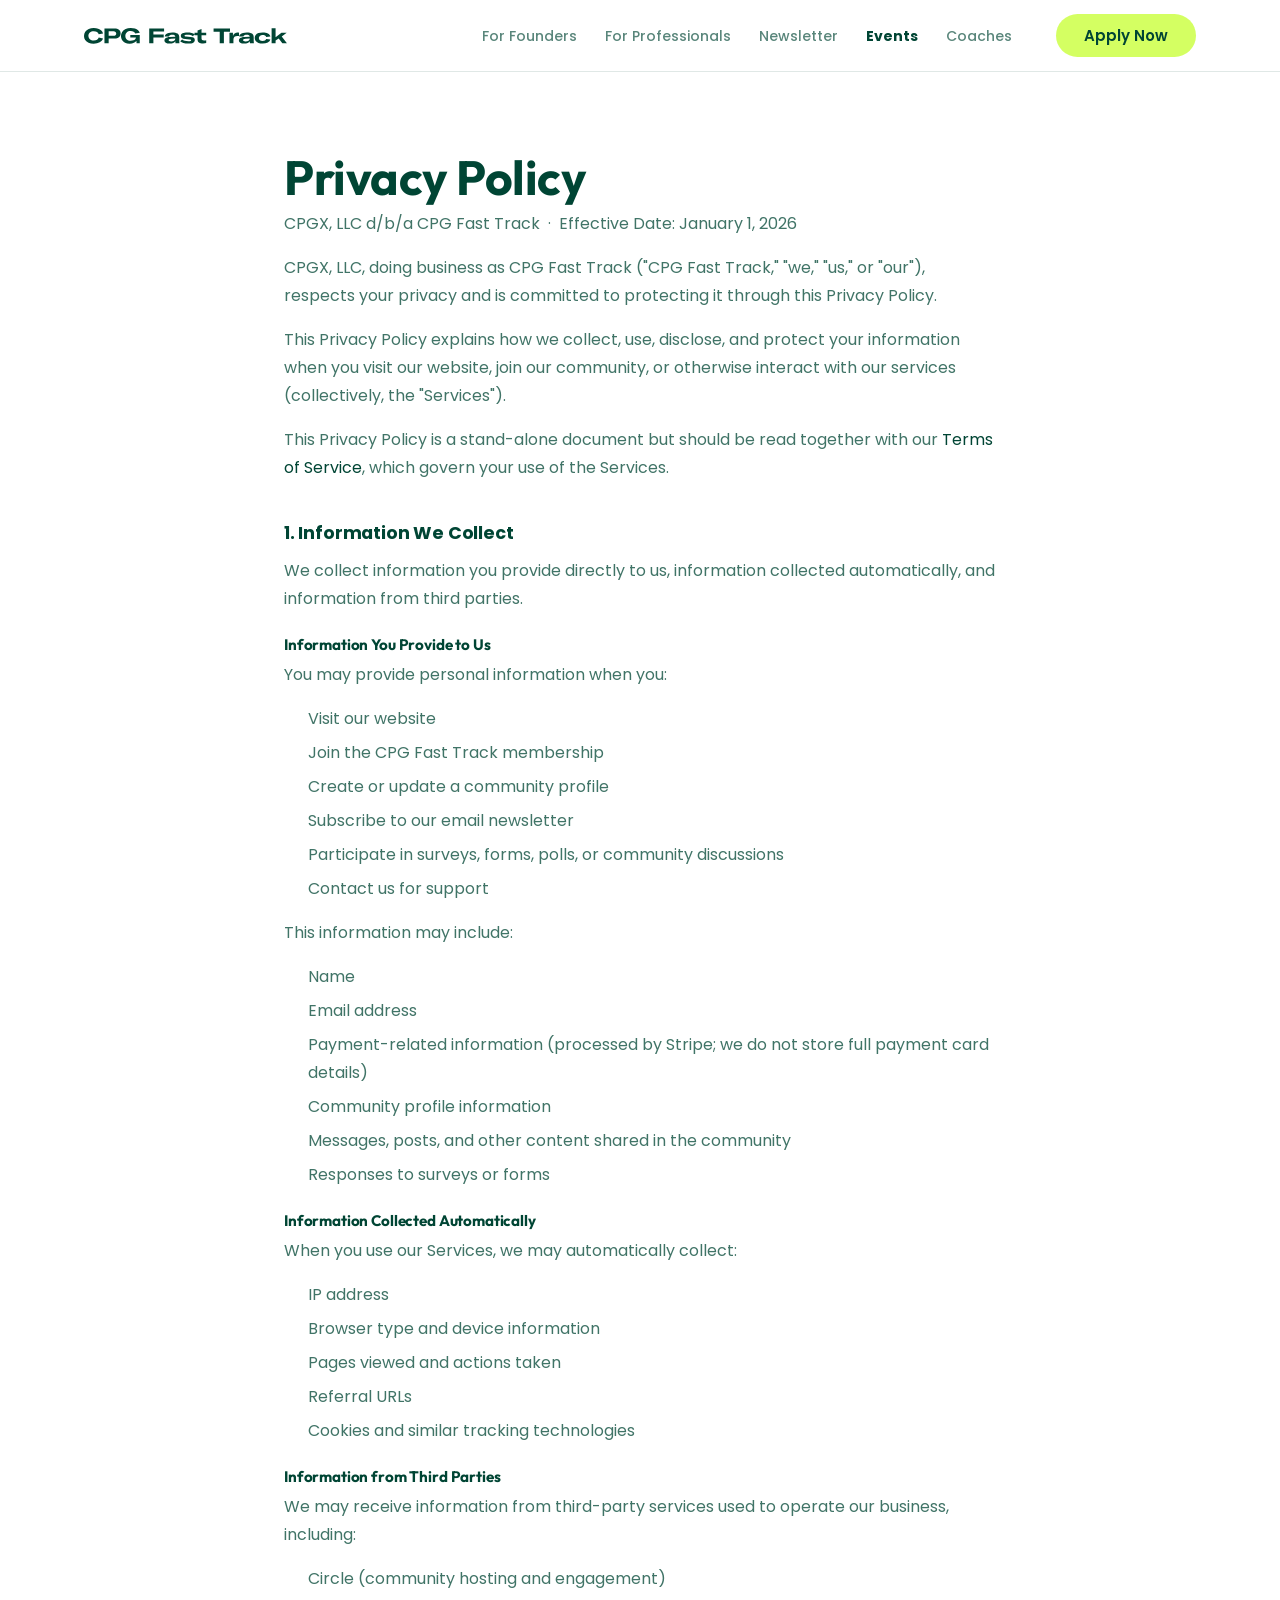
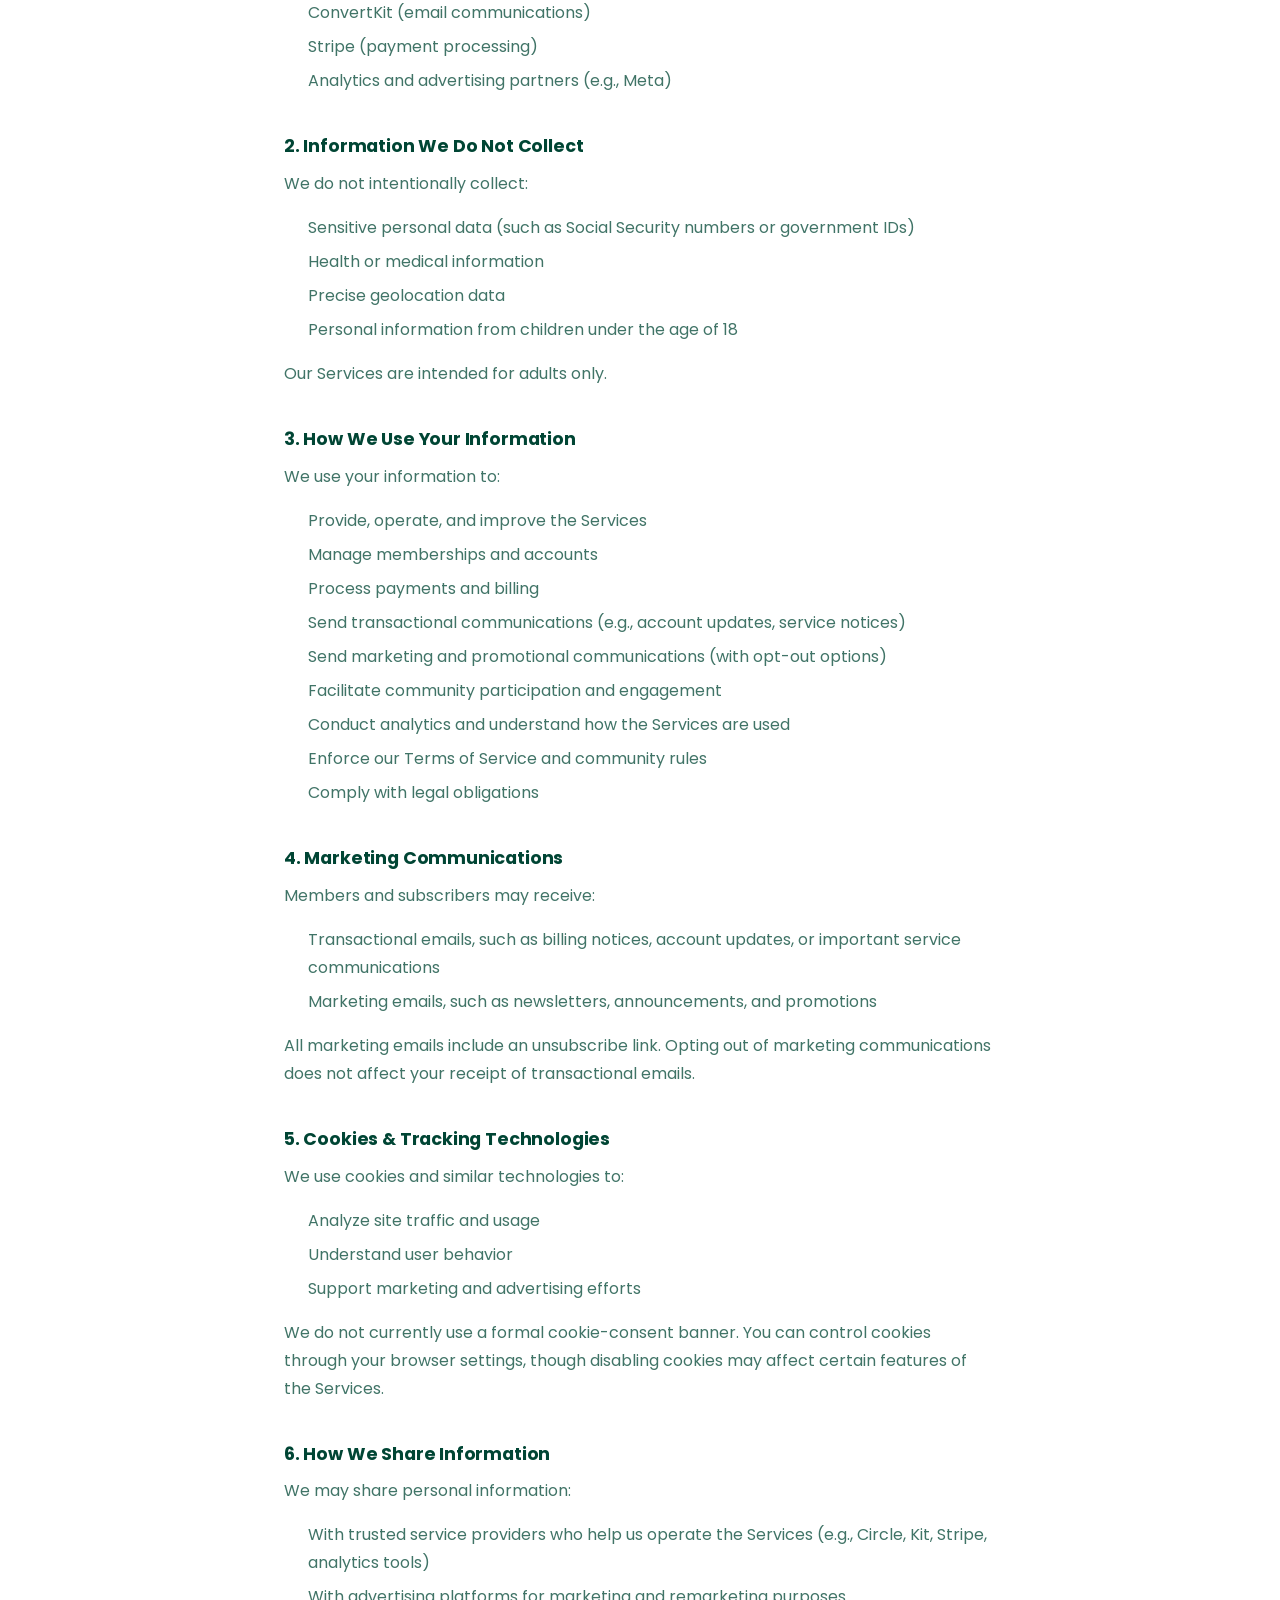
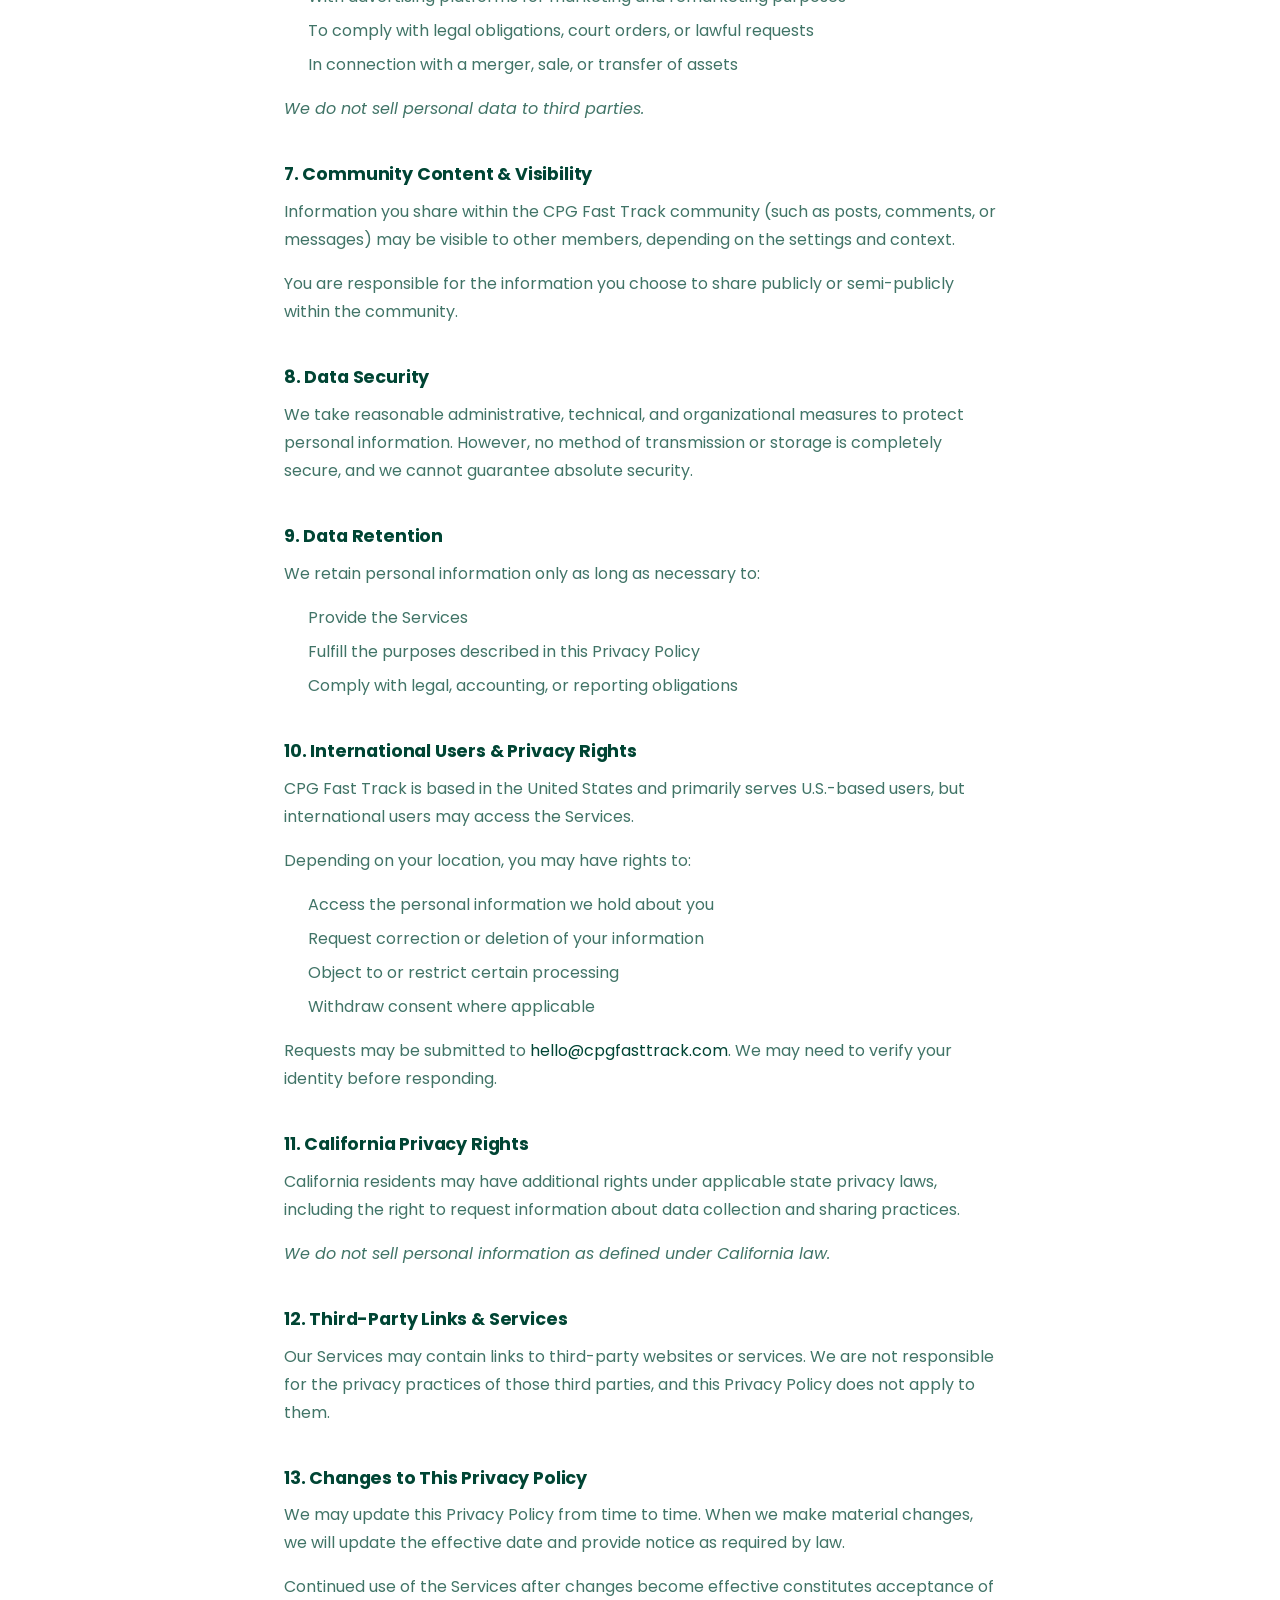
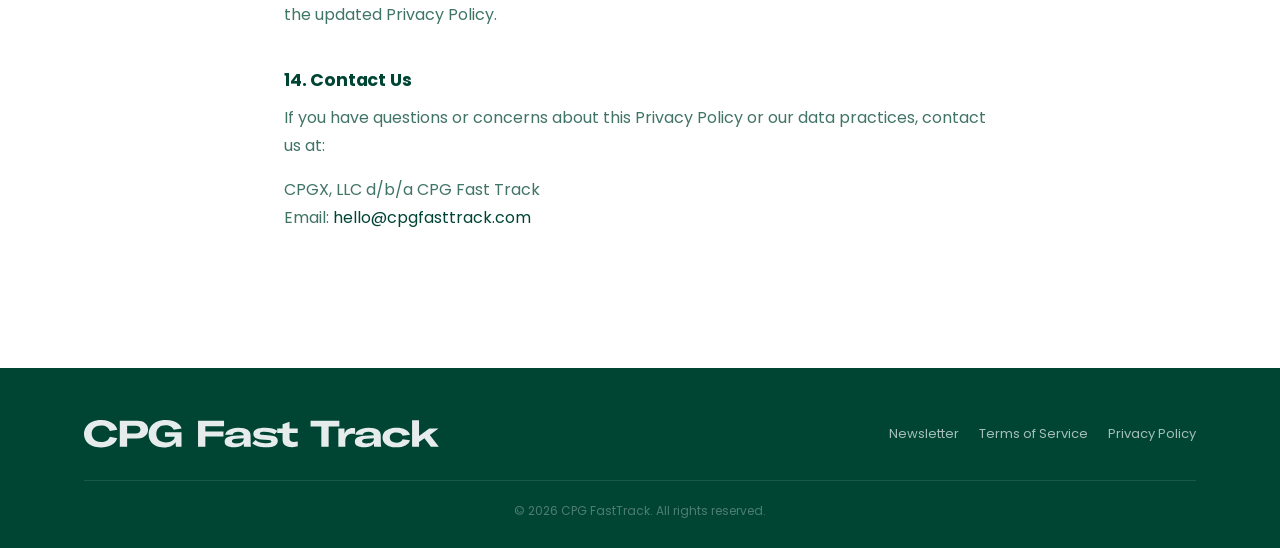
<file: privacy-policy.html>
<!DOCTYPE html>
<html lang="en">
<head>
  <meta charset="UTF-8">
  <meta name="viewport" content="width=device-width, initial-scale=1.0">
  <link rel="canonical" href="https://cpgfasttrack.com/privacy-policy">
  <meta name="description" content="CPG FastTrack Privacy Policy.">
  <title>Privacy Policy — CPG FastTrack</title>
  <link rel="icon" href="assets/favicon-cpgft.svg">
  <link rel="preconnect" href="https://fonts.googleapis.com">
  <link rel="preconnect" href="https://fonts.gstatic.com" crossorigin>
  <link href="https://fonts.googleapis.com/css2?family=Outfit:wght@700;800&family=Poppins:wght@400;500;600;700&display=swap" rel="stylesheet">
  <link rel="stylesheet" href="assets/style.css">
  <style>
    .legal-wrap {
      max-width: 760px;
      margin-inline: auto;
      padding: 80px 24px 120px;
    }
    .legal-wrap h1 {
      font-family: 'Outfit', sans-serif;
      font-size: clamp(2rem, 4vw, 3rem);
      color: var(--green);
      margin-bottom: 8px;
    }
    .legal-meta {
      color: rgba(0,69,52,0.5);
      font-size: 15px;
      margin-bottom: 48px;
    }
    .legal-wrap h3 {
      font-size: 1.1rem;
      color: var(--green);
      margin-top: 40px;
      margin-bottom: 12px;
    }
    .legal-wrap h4 {
      font-size: 0.95rem;
      color: var(--green);
      margin-top: 24px;
      margin-bottom: 8px;
    }
    .legal-wrap p {
      color: rgba(0,69,52,0.75);
      line-height: 1.75;
      margin-bottom: 16px;
      font-size: 16px;
    }
    .legal-wrap ul {
      margin: 0 0 16px 24px;
      color: rgba(0,69,52,0.75);
      line-height: 1.75;
      font-size: 16px;
    }
    .legal-wrap li { margin-bottom: 6px; }
    .legal-wrap a { color: var(--green); }
    .legal-wrap em { font-style: italic; }
  </style>
  <!-- Meta Pixel -->
  <script>
  !function(f,b,e,v,n,t,s){if(f.fbq)return;n=f.fbq=function(){n.callMethod?
  n.callMethod.apply(n,arguments):n.queue.push(arguments)};if(!f._fbq)f._fbq=n;
  n.push=n;n.loaded=!0;n.version='2.0';n.queue=[];t=b.createElement(e);t.async=!0;
  t.src=v;s=b.getElementsByTagName(e)[0];s.parentNode.insertBefore(t,s)}(window,
  document,'script','https://connect.facebook.net/en_US/fbevents.js');
  fbq('init','24452779434354074');
  fbq('track','PageView');
  </script>
  <noscript><img height="1" width="1" style="display:none" src="https://www.facebook.com/tr?id=24452779434354074&ev=PageView&noscript=1"/></noscript>
  <!-- End Meta Pixel -->
  <!-- GA4 -->
  <script async src="https://www.googletagmanager.com/gtag/js?id=G-CQ71WHJSFG"></script>
  <script>
    window.dataLayer = window.dataLayer || [];
    function gtag(){dataLayer.push(arguments);}
    gtag('js', new Date());
    gtag('config', 'G-CQ71WHJSFG');
  </script>
  <!-- End GA4 -->
  <script type="application/ld+json">{"@context":"https://schema.org","@type":"Organization","name":"CPG FastTrack","url":"https://cpgfasttrack.com","logo":"https://cpgfasttrack.com/assets/cpgft-logo.svg","description":"CPG FastTrack is a growth platform and community for CPG founders — with expert coaching, peer accountability, and a network of operators who have built real consumer brands.","sameAs":["https://www.linkedin.com/company/cpg-fasttrack"]}</script>
</head>
<body>

  <nav class="nav">
    <div class="container">
      <a href="/" class="nav-logo">
        <img src="assets/cpgft-logo.svg" alt="CPG FastTrack">
      </a>
      <ul class="nav-links" id="nav-links">
        <li><a href="/">For Founders</a></li>
        <li><a href="/cpg-professionals.html">For Professionals</a></li>
        <li><a href="/newsletter.html">Newsletter</a></li>
        <li><a href="/events.html" style="color:var(--green);opacity:1;font-weight:700">Events</a></li>
        <li><a href="/coaches.html">Coaches</a></li>
      </ul>
      <a href="https://wsrwt15qmdi.typeform.com/to/EsXEwmC3" class="btn btn-lime nav-cta" target="_blank" rel="noopener">Apply Now</a>
      <button class="nav-toggle" id="nav-toggle" aria-label="Toggle menu"><span></span><span></span><span></span></button>
    </div>
  </nav>

  <div class="legal-wrap">
    <h1>Privacy Policy</h1>
    <p class="legal-meta">CPGX, LLC d/b/a CPG Fast Track &nbsp;·&nbsp; Effective Date: January 1, 2026</p>

    <p>CPGX, LLC, doing business as CPG Fast Track ("CPG Fast Track," "we," "us," or "our"), respects your privacy and is committed to protecting it through this Privacy Policy.</p>
    <p>This Privacy Policy explains how we collect, use, disclose, and protect your information when you visit our website, join our community, or otherwise interact with our services (collectively, the "Services").</p>
    <p>This Privacy Policy is a stand-alone document but should be read together with our <a href="/terms-of-service.html">Terms of Service</a>, which govern your use of the Services.</p>

    <h3>1. Information We Collect</h3>
    <p>We collect information you provide directly to us, information collected automatically, and information from third parties.</p>
    <h4>Information You Provide to Us</h4>
    <p>You may provide personal information when you:</p>
    <ul>
      <li>Visit our website</li>
      <li>Join the CPG Fast Track membership</li>
      <li>Create or update a community profile</li>
      <li>Subscribe to our email newsletter</li>
      <li>Participate in surveys, forms, polls, or community discussions</li>
      <li>Contact us for support</li>
    </ul>
    <p>This information may include:</p>
    <ul>
      <li>Name</li>
      <li>Email address</li>
      <li>Payment-related information (processed by Stripe; we do not store full payment card details)</li>
      <li>Community profile information</li>
      <li>Messages, posts, and other content shared in the community</li>
      <li>Responses to surveys or forms</li>
    </ul>
    <h4>Information Collected Automatically</h4>
    <p>When you use our Services, we may automatically collect:</p>
    <ul>
      <li>IP address</li>
      <li>Browser type and device information</li>
      <li>Pages viewed and actions taken</li>
      <li>Referral URLs</li>
      <li>Cookies and similar tracking technologies</li>
    </ul>
    <h4>Information from Third Parties</h4>
    <p>We may receive information from third-party services used to operate our business, including:</p>
    <ul>
      <li>Circle (community hosting and engagement)</li>
      <li>ConvertKit (email communications)</li>
      <li>Stripe (payment processing)</li>
      <li>Analytics and advertising partners (e.g., Meta)</li>
    </ul>

    <h3>2. Information We Do Not Collect</h3>
    <p>We do not intentionally collect:</p>
    <ul>
      <li>Sensitive personal data (such as Social Security numbers or government IDs)</li>
      <li>Health or medical information</li>
      <li>Precise geolocation data</li>
      <li>Personal information from children under the age of 18</li>
    </ul>
    <p>Our Services are intended for adults only.</p>

    <h3>3. How We Use Your Information</h3>
    <p>We use your information to:</p>
    <ul>
      <li>Provide, operate, and improve the Services</li>
      <li>Manage memberships and accounts</li>
      <li>Process payments and billing</li>
      <li>Send transactional communications (e.g., account updates, service notices)</li>
      <li>Send marketing and promotional communications (with opt-out options)</li>
      <li>Facilitate community participation and engagement</li>
      <li>Conduct analytics and understand how the Services are used</li>
      <li>Enforce our Terms of Service and community rules</li>
      <li>Comply with legal obligations</li>
    </ul>

    <h3>4. Marketing Communications</h3>
    <p>Members and subscribers may receive:</p>
    <ul>
      <li>Transactional emails, such as billing notices, account updates, or important service communications</li>
      <li>Marketing emails, such as newsletters, announcements, and promotions</li>
    </ul>
    <p>All marketing emails include an unsubscribe link. Opting out of marketing communications does not affect your receipt of transactional emails.</p>

    <h3>5. Cookies &amp; Tracking Technologies</h3>
    <p>We use cookies and similar technologies to:</p>
    <ul>
      <li>Analyze site traffic and usage</li>
      <li>Understand user behavior</li>
      <li>Support marketing and advertising efforts</li>
    </ul>
    <p>We do not currently use a formal cookie-consent banner. You can control cookies through your browser settings, though disabling cookies may affect certain features of the Services.</p>

    <h3>6. How We Share Information</h3>
    <p>We may share personal information:</p>
    <ul>
      <li>With trusted service providers who help us operate the Services (e.g., Circle, Kit, Stripe, analytics tools)</li>
      <li>With advertising platforms for marketing and remarketing purposes</li>
      <li>To comply with legal obligations, court orders, or lawful requests</li>
      <li>In connection with a merger, sale, or transfer of assets</li>
    </ul>
    <p><em>We do not sell personal data to third parties.</em></p>

    <h3>7. Community Content &amp; Visibility</h3>
    <p>Information you share within the CPG Fast Track community (such as posts, comments, or messages) may be visible to other members, depending on the settings and context.</p>
    <p>You are responsible for the information you choose to share publicly or semi-publicly within the community.</p>

    <h3>8. Data Security</h3>
    <p>We take reasonable administrative, technical, and organizational measures to protect personal information. However, no method of transmission or storage is completely secure, and we cannot guarantee absolute security.</p>

    <h3>9. Data Retention</h3>
    <p>We retain personal information only as long as necessary to:</p>
    <ul>
      <li>Provide the Services</li>
      <li>Fulfill the purposes described in this Privacy Policy</li>
      <li>Comply with legal, accounting, or reporting obligations</li>
    </ul>

    <h3>10. International Users &amp; Privacy Rights</h3>
    <p>CPG Fast Track is based in the United States and primarily serves U.S.-based users, but international users may access the Services.</p>
    <p>Depending on your location, you may have rights to:</p>
    <ul>
      <li>Access the personal information we hold about you</li>
      <li>Request correction or deletion of your information</li>
      <li>Object to or restrict certain processing</li>
      <li>Withdraw consent where applicable</li>
    </ul>
    <p>Requests may be submitted to <a href="mailto:hello@cpgfasttrack.com">hello@cpgfasttrack.com</a>. We may need to verify your identity before responding.</p>

    <h3>11. California Privacy Rights</h3>
    <p>California residents may have additional rights under applicable state privacy laws, including the right to request information about data collection and sharing practices.</p>
    <p><em>We do not sell personal information as defined under California law.</em></p>

    <h3>12. Third-Party Links &amp; Services</h3>
    <p>Our Services may contain links to third-party websites or services. We are not responsible for the privacy practices of those third parties, and this Privacy Policy does not apply to them.</p>

    <h3>13. Changes to This Privacy Policy</h3>
    <p>We may update this Privacy Policy from time to time. When we make material changes, we will update the effective date and provide notice as required by law.</p>
    <p>Continued use of the Services after changes become effective constitutes acceptance of the updated Privacy Policy.</p>

    <h3>14. Contact Us</h3>
    <p>If you have questions or concerns about this Privacy Policy or our data practices, contact us at:</p>
    <p>CPGX, LLC d/b/a CPG Fast Track<br>Email: <a href="mailto:hello@cpgfasttrack.com">hello@cpgfasttrack.com</a></p>
  </div>

  <footer class="footer">
    <div class="container">
      <div class="footer-inner">
        <div class="footer-logo">
          <img src="assets/cpgft-logo.svg" alt="CPG FastTrack">
        </div>
        <div class="footer-links">
          <a href="/newsletter.html">Newsletter</a>
          <a href="/terms-of-service.html">Terms of Service</a>
          <a href="/privacy-policy.html">Privacy Policy</a>
        </div>
      </div>
      <div class="footer-bottom">© 2026 CPG FastTrack. All rights reserved.</div>
    </div>
  </footer>

  <script>
    document.getElementById('nav-toggle').addEventListener('click', () =>
      document.getElementById('nav-links').classList.toggle('open'));
  </script>
  <script async data-uid="e57afaa1ac" src="https://cpg-fasttrack.kit.com/e57afaa1ac/index.js"></script>
</body>
</html>
</file>
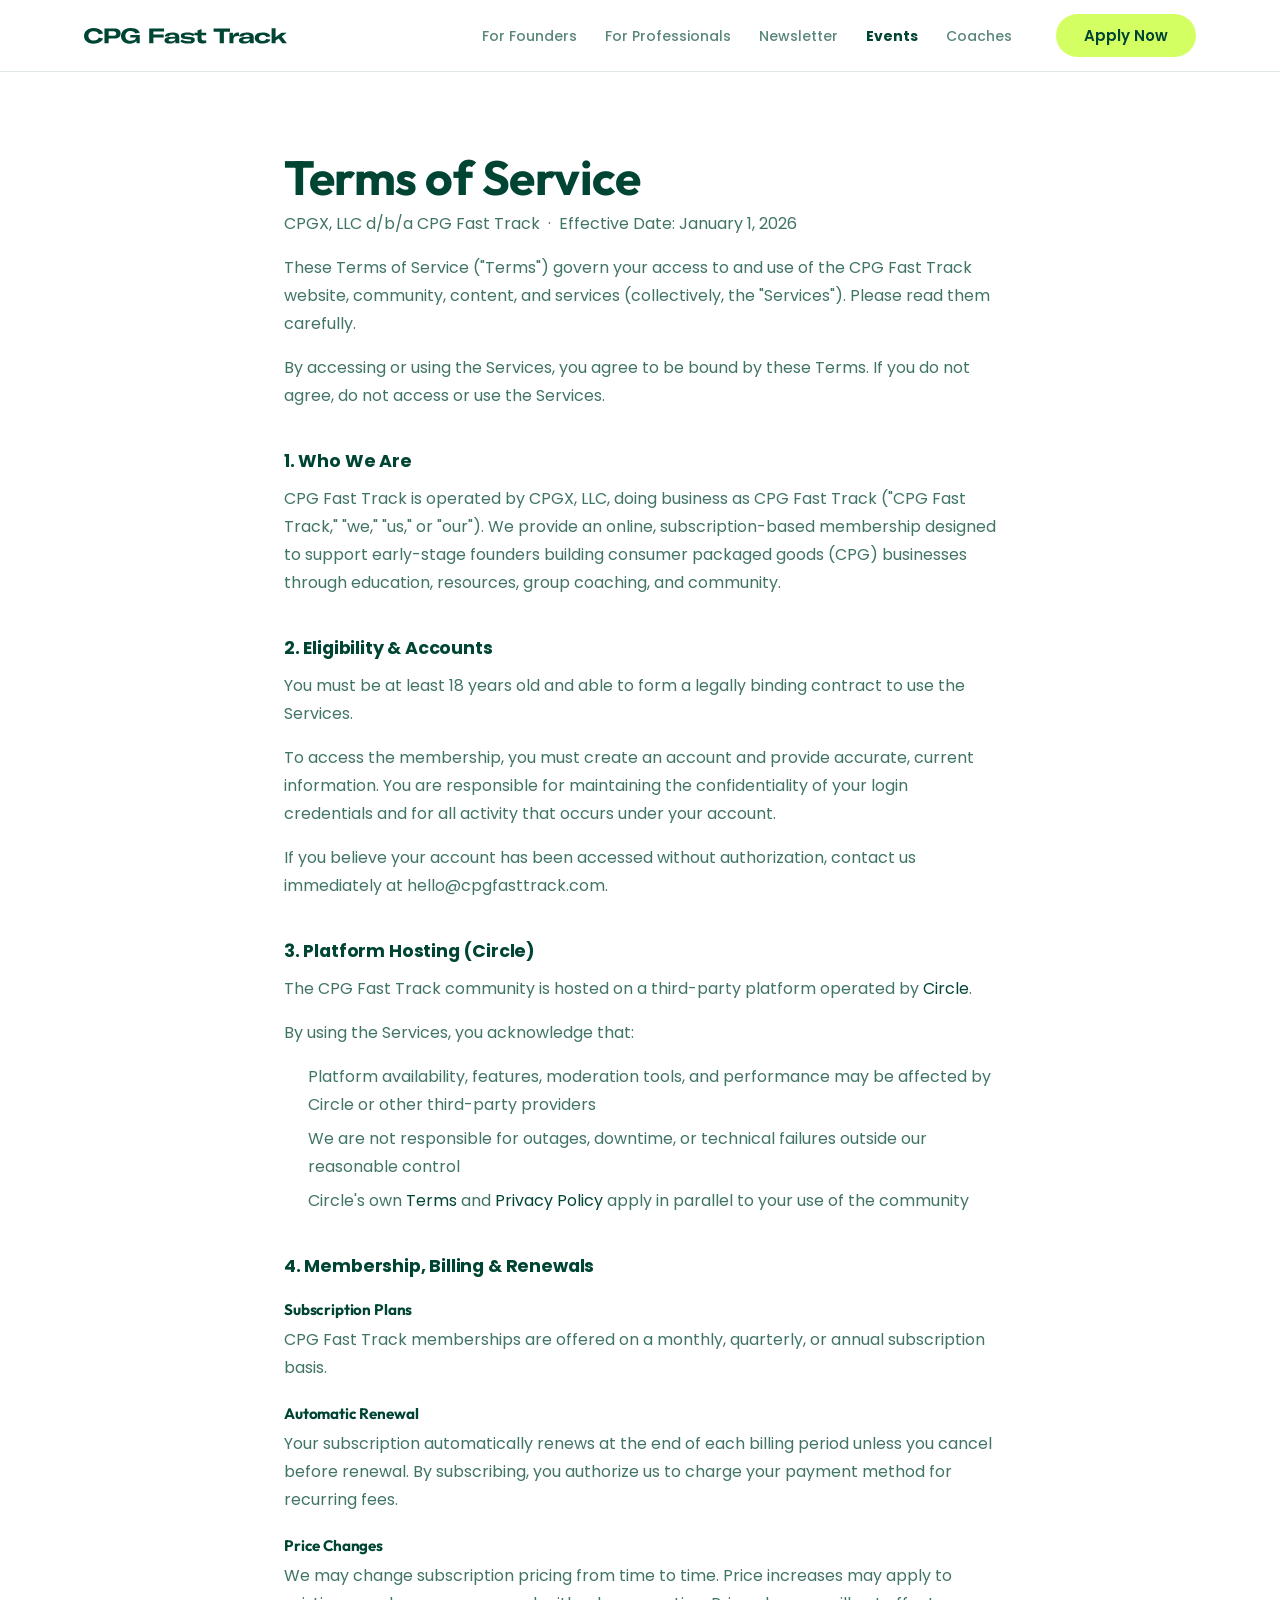
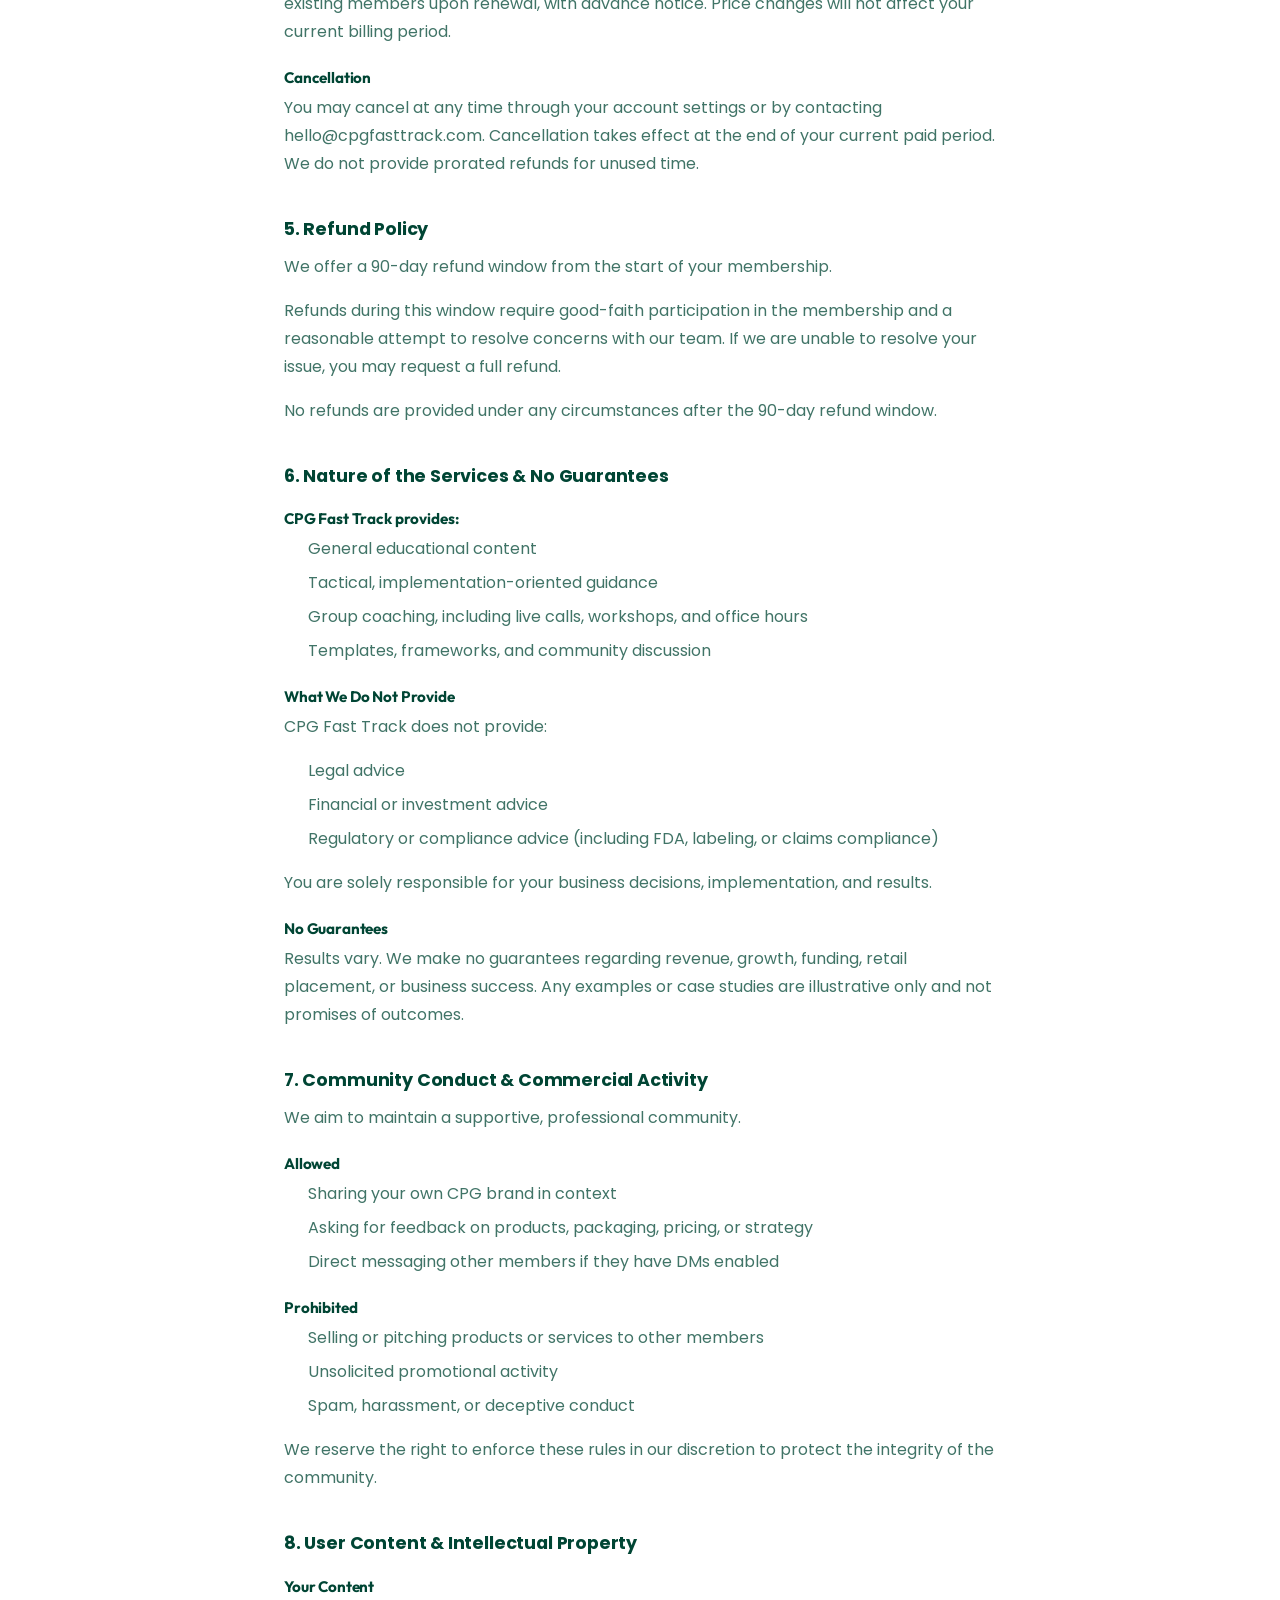
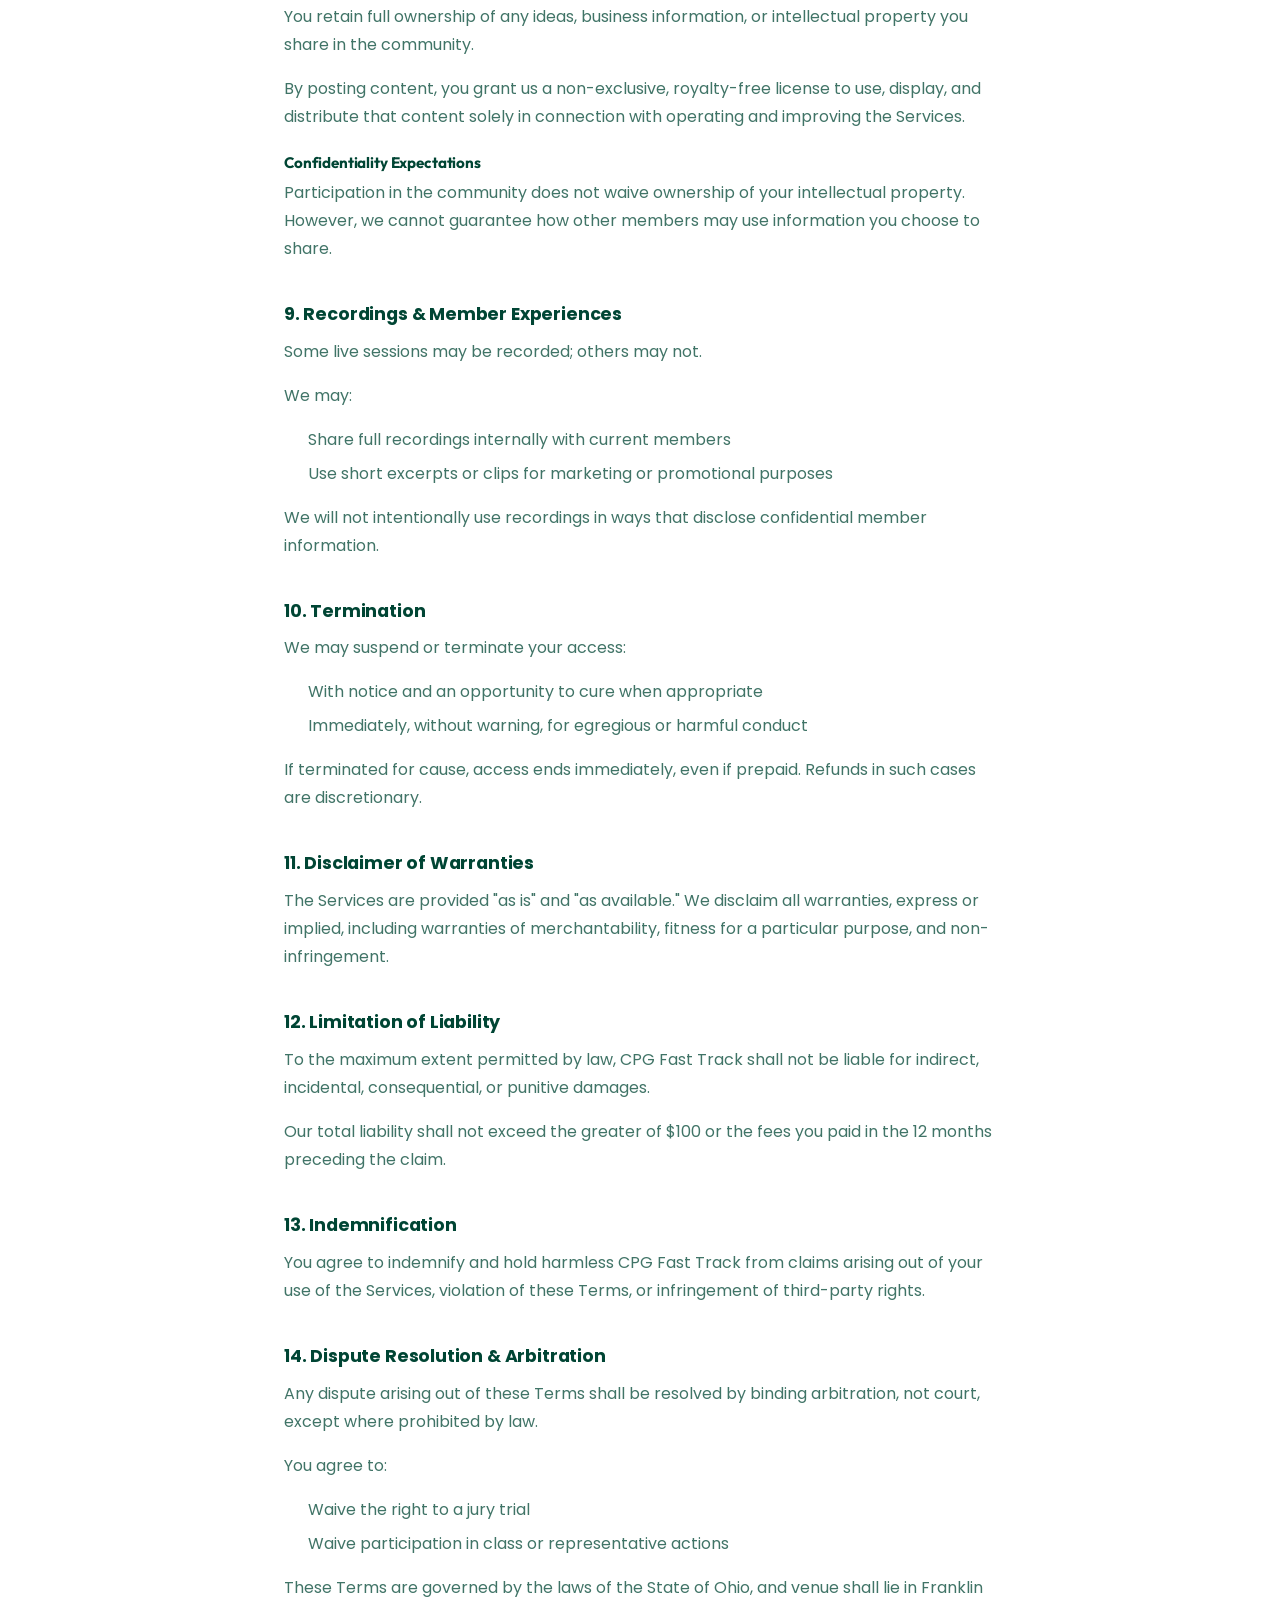
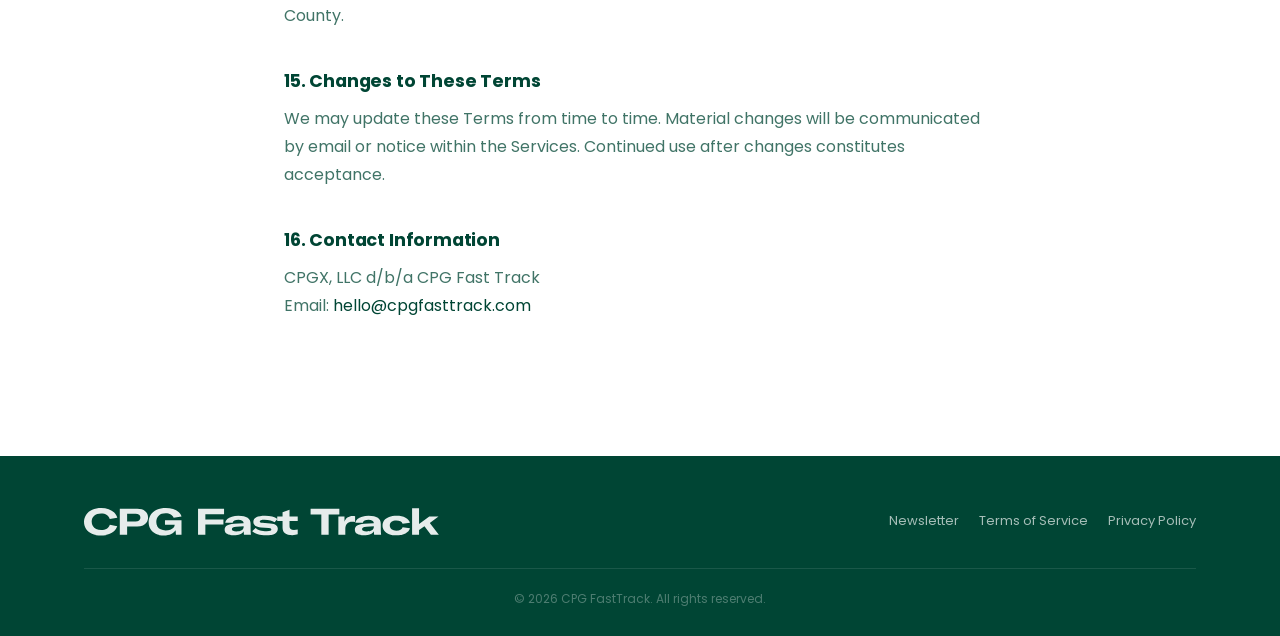
<file: terms-of-service.html>
<!DOCTYPE html>
<html lang="en">
<head>
  <meta charset="UTF-8">
  <meta name="viewport" content="width=device-width, initial-scale=1.0">
  <link rel="canonical" href="https://cpgfasttrack.com/terms-of-service">
  <meta name="description" content="CPG FastTrack Terms of Service.">
  <title>Terms of Service — CPG FastTrack</title>
  <link rel="icon" href="assets/favicon-cpgft.svg">
  <link rel="preconnect" href="https://fonts.googleapis.com">
  <link rel="preconnect" href="https://fonts.gstatic.com" crossorigin>
  <link href="https://fonts.googleapis.com/css2?family=Outfit:wght@700;800&family=Poppins:wght@400;500;600;700&display=swap" rel="stylesheet">
  <link rel="stylesheet" href="assets/style.css">
  <style>
    .legal-wrap {
      max-width: 760px;
      margin-inline: auto;
      padding: 80px 24px 120px;
    }
    .legal-wrap h1 {
      font-family: 'Outfit', sans-serif;
      font-size: clamp(2rem, 4vw, 3rem);
      color: var(--green);
      margin-bottom: 8px;
    }
    .legal-meta {
      color: rgba(0,69,52,0.5);
      font-size: 15px;
      margin-bottom: 48px;
    }
    .legal-wrap h3 {
      font-size: 1.1rem;
      color: var(--green);
      margin-top: 40px;
      margin-bottom: 12px;
    }
    .legal-wrap h4 {
      font-size: 0.95rem;
      color: var(--green);
      margin-top: 24px;
      margin-bottom: 8px;
    }
    .legal-wrap p {
      color: rgba(0,69,52,0.75);
      line-height: 1.75;
      margin-bottom: 16px;
      font-size: 16px;
    }
    .legal-wrap ul {
      margin: 0 0 16px 24px;
      color: rgba(0,69,52,0.75);
      line-height: 1.75;
      font-size: 16px;
    }
    .legal-wrap li { margin-bottom: 6px; }
    .legal-wrap a { color: var(--green); }
  </style>
  <!-- Meta Pixel -->
  <script>
  !function(f,b,e,v,n,t,s){if(f.fbq)return;n=f.fbq=function(){n.callMethod?
  n.callMethod.apply(n,arguments):n.queue.push(arguments)};if(!f._fbq)f._fbq=n;
  n.push=n;n.loaded=!0;n.version='2.0';n.queue=[];t=b.createElement(e);t.async=!0;
  t.src=v;s=b.getElementsByTagName(e)[0];s.parentNode.insertBefore(t,s)}(window,
  document,'script','https://connect.facebook.net/en_US/fbevents.js');
  fbq('init','24452779434354074');
  fbq('track','PageView');
  </script>
  <noscript><img height="1" width="1" style="display:none" src="https://www.facebook.com/tr?id=24452779434354074&ev=PageView&noscript=1"/></noscript>
  <!-- End Meta Pixel -->
  <!-- GA4 -->
  <script async src="https://www.googletagmanager.com/gtag/js?id=G-CQ71WHJSFG"></script>
  <script>
    window.dataLayer = window.dataLayer || [];
    function gtag(){dataLayer.push(arguments);}
    gtag('js', new Date());
    gtag('config', 'G-CQ71WHJSFG');
  </script>
  <!-- End GA4 -->
  <script type="application/ld+json">{"@context":"https://schema.org","@type":"Organization","name":"CPG FastTrack","url":"https://cpgfasttrack.com","logo":"https://cpgfasttrack.com/assets/cpgft-logo.svg","description":"CPG FastTrack is a growth platform and community for CPG founders — with expert coaching, peer accountability, and a network of operators who have built real consumer brands.","sameAs":["https://www.linkedin.com/company/cpg-fasttrack"]}</script>
</head>
<body>

  <nav class="nav">
    <div class="container">
      <a href="/" class="nav-logo">
        <img src="assets/cpgft-logo.svg" alt="CPG FastTrack">
      </a>
      <ul class="nav-links" id="nav-links">
        <li><a href="/">For Founders</a></li>
        <li><a href="/cpg-professionals.html">For Professionals</a></li>
        <li><a href="/newsletter.html">Newsletter</a></li>
        <li><a href="/events.html" style="color:var(--green);opacity:1;font-weight:700">Events</a></li>
        <li><a href="/coaches.html">Coaches</a></li>
      </ul>
      <a href="https://wsrwt15qmdi.typeform.com/to/EsXEwmC3" class="btn btn-lime nav-cta" target="_blank" rel="noopener">Apply Now</a>
      <button class="nav-toggle" id="nav-toggle" aria-label="Toggle menu"><span></span><span></span><span></span></button>
    </div>
  </nav>

  <div class="legal-wrap">
    <h1>Terms of Service</h1>
    <p class="legal-meta">CPGX, LLC d/b/a CPG Fast Track &nbsp;·&nbsp; Effective Date: January 1, 2026</p>

    <p>These Terms of Service ("Terms") govern your access to and use of the CPG Fast Track website, community, content, and services (collectively, the "Services"). Please read them carefully.</p>
    <p>By accessing or using the Services, you agree to be bound by these Terms. If you do not agree, do not access or use the Services.</p>

    <h3>1. Who We Are</h3>
    <p>CPG Fast Track is operated by CPGX, LLC, doing business as CPG Fast Track ("CPG Fast Track," "we," "us," or "our"). We provide an online, subscription-based membership designed to support early-stage founders building consumer packaged goods (CPG) businesses through education, resources, group coaching, and community.</p>

    <h3>2. Eligibility &amp; Accounts</h3>
    <p>You must be at least 18 years old and able to form a legally binding contract to use the Services.</p>
    <p>To access the membership, you must create an account and provide accurate, current information. You are responsible for maintaining the confidentiality of your login credentials and for all activity that occurs under your account.</p>
    <p>If you believe your account has been accessed without authorization, contact us immediately at hello@cpgfasttrack.com.</p>

    <h3>3. Platform Hosting (Circle)</h3>
    <p>The CPG Fast Track community is hosted on a third-party platform operated by <a href="https://circle.so" target="_blank" rel="noopener">Circle</a>.</p>
    <p>By using the Services, you acknowledge that:</p>
    <ul>
      <li>Platform availability, features, moderation tools, and performance may be affected by Circle or other third-party providers</li>
      <li>We are not responsible for outages, downtime, or technical failures outside our reasonable control</li>
      <li>Circle's own <a href="https://circle.so/terms" target="_blank" rel="noopener">Terms</a> and <a href="https://circle.so/privacy" target="_blank" rel="noopener">Privacy Policy</a> apply in parallel to your use of the community</li>
    </ul>

    <h3>4. Membership, Billing &amp; Renewals</h3>
    <h4>Subscription Plans</h4>
    <p>CPG Fast Track memberships are offered on a monthly, quarterly, or annual subscription basis.</p>
    <h4>Automatic Renewal</h4>
    <p>Your subscription automatically renews at the end of each billing period unless you cancel before renewal. By subscribing, you authorize us to charge your payment method for recurring fees.</p>
    <h4>Price Changes</h4>
    <p>We may change subscription pricing from time to time. Price increases may apply to existing members upon renewal, with advance notice. Price changes will not affect your current billing period.</p>
    <h4>Cancellation</h4>
    <p>You may cancel at any time through your account settings or by contacting hello@cpgfasttrack.com. Cancellation takes effect at the end of your current paid period. We do not provide prorated refunds for unused time.</p>

    <h3>5. Refund Policy</h3>
    <p>We offer a 90-day refund window from the start of your membership.</p>
    <p>Refunds during this window require good-faith participation in the membership and a reasonable attempt to resolve concerns with our team. If we are unable to resolve your issue, you may request a full refund.</p>
    <p>No refunds are provided under any circumstances after the 90-day refund window.</p>

    <h3>6. Nature of the Services &amp; No Guarantees</h3>
    <h4>CPG Fast Track provides:</h4>
    <ul>
      <li>General educational content</li>
      <li>Tactical, implementation-oriented guidance</li>
      <li>Group coaching, including live calls, workshops, and office hours</li>
      <li>Templates, frameworks, and community discussion</li>
    </ul>
    <h4>What We Do Not Provide</h4>
    <p>CPG Fast Track does not provide:</p>
    <ul>
      <li>Legal advice</li>
      <li>Financial or investment advice</li>
      <li>Regulatory or compliance advice (including FDA, labeling, or claims compliance)</li>
    </ul>
    <p>You are solely responsible for your business decisions, implementation, and results.</p>
    <h4>No Guarantees</h4>
    <p>Results vary. We make no guarantees regarding revenue, growth, funding, retail placement, or business success. Any examples or case studies are illustrative only and not promises of outcomes.</p>

    <h3>7. Community Conduct &amp; Commercial Activity</h3>
    <p>We aim to maintain a supportive, professional community.</p>
    <h4>Allowed</h4>
    <ul>
      <li>Sharing your own CPG brand in context</li>
      <li>Asking for feedback on products, packaging, pricing, or strategy</li>
      <li>Direct messaging other members if they have DMs enabled</li>
    </ul>
    <h4>Prohibited</h4>
    <ul>
      <li>Selling or pitching products or services to other members</li>
      <li>Unsolicited promotional activity</li>
      <li>Spam, harassment, or deceptive conduct</li>
    </ul>
    <p>We reserve the right to enforce these rules in our discretion to protect the integrity of the community.</p>

    <h3>8. User Content &amp; Intellectual Property</h3>
    <h4>Your Content</h4>
    <p>You retain full ownership of any ideas, business information, or intellectual property you share in the community.</p>
    <p>By posting content, you grant us a non-exclusive, royalty-free license to use, display, and distribute that content solely in connection with operating and improving the Services.</p>
    <h4>Confidentiality Expectations</h4>
    <p>Participation in the community does not waive ownership of your intellectual property. However, we cannot guarantee how other members may use information you choose to share.</p>

    <h3>9. Recordings &amp; Member Experiences</h3>
    <p>Some live sessions may be recorded; others may not.</p>
    <p>We may:</p>
    <ul>
      <li>Share full recordings internally with current members</li>
      <li>Use short excerpts or clips for marketing or promotional purposes</li>
    </ul>
    <p>We will not intentionally use recordings in ways that disclose confidential member information.</p>

    <h3>10. Termination</h3>
    <p>We may suspend or terminate your access:</p>
    <ul>
      <li>With notice and an opportunity to cure when appropriate</li>
      <li>Immediately, without warning, for egregious or harmful conduct</li>
    </ul>
    <p>If terminated for cause, access ends immediately, even if prepaid. Refunds in such cases are discretionary.</p>

    <h3>11. Disclaimer of Warranties</h3>
    <p>The Services are provided "as is" and "as available." We disclaim all warranties, express or implied, including warranties of merchantability, fitness for a particular purpose, and non-infringement.</p>

    <h3>12. Limitation of Liability</h3>
    <p>To the maximum extent permitted by law, CPG Fast Track shall not be liable for indirect, incidental, consequential, or punitive damages.</p>
    <p>Our total liability shall not exceed the greater of $100 or the fees you paid in the 12 months preceding the claim.</p>

    <h3>13. Indemnification</h3>
    <p>You agree to indemnify and hold harmless CPG Fast Track from claims arising out of your use of the Services, violation of these Terms, or infringement of third-party rights.</p>

    <h3>14. Dispute Resolution &amp; Arbitration</h3>
    <p>Any dispute arising out of these Terms shall be resolved by binding arbitration, not court, except where prohibited by law.</p>
    <p>You agree to:</p>
    <ul>
      <li>Waive the right to a jury trial</li>
      <li>Waive participation in class or representative actions</li>
    </ul>
    <p>These Terms are governed by the laws of the State of Ohio, and venue shall lie in Franklin County.</p>

    <h3>15. Changes to These Terms</h3>
    <p>We may update these Terms from time to time. Material changes will be communicated by email or notice within the Services. Continued use after changes constitutes acceptance.</p>

    <h3>16. Contact Information</h3>
    <p>CPGX, LLC d/b/a CPG Fast Track<br>Email: <a href="mailto:hello@cpgfasttrack.com">hello@cpgfasttrack.com</a></p>
  </div>

  <footer class="footer">
    <div class="container">
      <div class="footer-inner">
        <div class="footer-logo">
          <img src="assets/cpgft-logo.svg" alt="CPG FastTrack">
        </div>
        <div class="footer-links">
          <a href="/newsletter.html">Newsletter</a>
          <a href="/terms-of-service.html">Terms of Service</a>
          <a href="/privacy-policy.html">Privacy Policy</a>
        </div>
      </div>
      <div class="footer-bottom">© 2026 CPG FastTrack. All rights reserved.</div>
    </div>
  </footer>

  <script>
    document.getElementById('nav-toggle').addEventListener('click', () =>
      document.getElementById('nav-links').classList.toggle('open'));
  </script>
  <script async data-uid="e57afaa1ac" src="https://cpg-fasttrack.kit.com/e57afaa1ac/index.js"></script>
</body>
</html>
</file>
<file: assets/style.css>
/* ============================================================
   CPG FastTrack — Shared Styles
   ============================================================ */


/* ── Variables ─────────────────────────────────────────────── */
/* NOTE: .logos-static = Sidebar-style static logo row (SVG, no marquee) */
:root {
  --green:    #004534;
  --lime:     #D4FF62;
  --lavender: #CACAFC;
  --cream:    #F1F7E5;
  --white:    #ffffff;
  --muted:    #4a6155;
  --border:   rgba(0,69,52,0.12);

  --radius-sm:  8px;
  --radius-md:  20px;
  --radius-lg:  32px;
  --radius-xl:  40px;

  --max-w: 1160px;
  --nav-h: 72px;

  --ease: cubic-bezier(0.22, 1, 0.36, 1);
}

/* ── Reset ─────────────────────────────────────────────────── */
*, *::before, *::after { box-sizing: border-box; margin: 0; padding: 0; }
html { scroll-behavior: smooth; overflow-x: clip; }
body {
  font-family: 'Poppins', sans-serif;
  font-size: 17px;
  line-height: 1.6;
  color: var(--green);
  background: var(--white);
}
img { display: block; max-width: 100%; height: auto; }
a { color: inherit; text-decoration: none; }
ul { list-style: none; }

/* ── Typography ────────────────────────────────────────────── */
h1, h2, h3, h4 {
  font-family: 'Outfit', sans-serif;
  font-weight: 700;
  line-height: 1.05;
  letter-spacing: -0.01em;
}
h1 { font-size: clamp(2.4rem, 5vw, 4.8rem); }
h2 { font-size: clamp(1.8rem, 3.2vw, 2.6rem); }
h3 { font-size: 1.1rem; line-height: 1.3; font-family: 'Poppins', sans-serif; font-weight: 700; }

/* ── Layout ────────────────────────────────────────────────── */
.container {
  width: 100%;
  max-width: var(--max-w);
  margin-inline: auto;
  padding-inline: 24px;
}
.section { padding-block: 88px; }

/* ── Buttons ───────────────────────────────────────────────── */
.btn {
  display: inline-flex;
  align-items: center;
  gap: 6px;
  padding: 14px 28px;
  border-radius: 100px;
  font-family: 'Poppins', sans-serif;
  font-size: 15px;
  font-weight: 600;
  cursor: pointer;
  transition: opacity 0.15s, transform 0.15s;
  border: none;
  white-space: nowrap;
  line-height: 1;
}
.btn:hover { opacity: 0.88; transform: translateY(-1px); }
.btn-lime    { background: var(--lime);  color: var(--green); }
.btn-green   { background: var(--green); color: var(--white); }
.btn-outline { background: transparent; color: var(--green); border: 2px solid var(--green); }
.btn-outline-white { background: transparent; color: var(--white); border: 2px solid rgba(255,255,255,0.4); }
.btn-lg { font-size: 17px; padding: 18px 36px; }


/* ============================================================
   NAV
   ============================================================ */
.nav {
  position: sticky;
  top: 0;
  z-index: 200;
  height: var(--nav-h);
  background: rgba(255,255,255,0.96);
  backdrop-filter: blur(12px);
  -webkit-backdrop-filter: blur(12px);
  border-bottom: 1px solid var(--border);
}
.nav .container {
  height: 100%;
  display: flex;
  align-items: center;
  gap: 32px;
}
.nav-logo { display: flex; align-items: center; flex-shrink: 0; }
.nav-logo img { height: 16px; width: auto; }

.nav-links {
  display: flex;
  align-items: center;
  gap: 28px;
  margin-left: auto;
}
.nav-links a {
  font-size: 14px;
  font-weight: 500;
  color: var(--green);
  opacity: 0.65;
  transition: opacity 0.15s;
}
.nav-links a:hover, .nav-links a.active { opacity: 1; }

.nav-cta { margin-left: 12px; }

.nav-toggle {
  display: none;
  background: none;
  border: none;
  cursor: pointer;
  padding: 4px;
  margin-left: auto;
}
.nav-toggle span {
  display: block;
  width: 22px;
  height: 2px;
  background: var(--green);
  margin: 5px 0;
  border-radius: 2px;
  transition: all 0.2s;
}


/* Minimal nav variant (no links) */
.nav-minimal .container { justify-content: space-between; }
.nav-minimal .nav-cta   { display: inline-flex !important; margin-left: 0; }

.nav-badge {
  display: inline-block;
  font-size: 9px;
  font-weight: 700;
  background: #D4FF62;
  color: #003a20;
  padding: 2px 6px;
  border-radius: 20px;
  vertical-align: middle;
  margin-left: 5px;
  letter-spacing: 0.03em;
  text-transform: uppercase;
}


/* ============================================================
   HERO — Homepage (index.html)
   ============================================================ */
.hero-wrap {
  background: linear-gradient(160deg, #d4d4f7 0%, var(--lavender) 40%, #e8f5d8 100%);
  padding-block: 80px 0;
  overflow: hidden;
}
.hero {
  max-width: var(--max-w);
  margin-inline: auto;
  padding-inline: 24px;
  display: grid;
  grid-template-columns: 1fr 1fr;
  gap: 48px;
  align-items: center;
}
.hero-content {
  display: flex;
  flex-direction: column;
  gap: 24px;
}
.hero-content h1 {
  font-size: clamp(2.2rem, 4vw, 4rem);
  color: var(--green);
  line-height: 1.05;
}
.hero-sub {
  font-size: 18px;
  color: rgba(0,69,52,0.72);
  line-height: 1.65;
}
.hero-image img {
  width: 100%;
  height: auto;
  display: block;
}

/* ============================================================
   HERO — Professionals (centered headline + scrolling member rows)
   ============================================================ */
.hero-pro {
  background: #CACAFC;
  padding-top: var(--nav-h);
  overflow: hidden;
}

/* Centered content */
.hero-pro-content {
  text-align: center;
  max-width: 680px;
  margin-inline: auto;
  padding: 80px 24px 48px;
  display: flex;
  flex-direction: column;
  align-items: center;
  gap: 0;
}
.hero-pro-eyebrow {
  font-size: 11px;
  font-weight: 700;
  letter-spacing: 0.12em;
  text-transform: uppercase;
  color: var(--green);
  background: rgba(0,69,52,0.1);
  display: inline-block;
  padding: 5px 14px;
  border-radius: 100px;
  margin-bottom: 24px;
}
.hero-pro-content h1 {
  font-family: 'Outfit', sans-serif;
  font-size: clamp(2.2rem, 4.5vw, 3.6rem);
  color: var(--green);
  line-height: 1.1;
  margin-bottom: 20px;
}
.hero-pro-sub {
  font-size: clamp(1rem, 1.4vw, 1.1rem);
  color: rgba(0,69,52,0.72);
  line-height: 1.7;
  max-width: 520px;
  margin-bottom: 32px;
}
.btn-pro {
  background: #0d0d2e;
  color: #D4FF62;
  border: none;
  font-family: 'Poppins', sans-serif;
  font-size: 15px;
  font-weight: 700;
  padding: 14px 32px;
  border-radius: 100px;
  cursor: pointer;
  transition: background 0.2s, transform 0.15s;
  display: inline-block;
}
.btn-pro:hover { background: #c5f04a; transform: translateY(-1px); }
.hero-pro-trust {
  font-size: 13px;
  color: rgba(13,13,46,0.4);
  margin-top: 16px;
}

/* Scrolling member rows */
.hero-pro-members-wrap {
  overflow: hidden;
  padding-bottom: 48px;
  -webkit-mask-image: linear-gradient(to right, transparent 0%, black 8%, black 92%, transparent 100%);
  mask-image: linear-gradient(to right, transparent 0%, black 8%, black 92%, transparent 100%);
}
.hero-pro-members-row {
  overflow: hidden;
  margin-bottom: 10px;
}
.hero-pro-members-track {
  display: flex;
  gap: 10px;
  width: max-content;
  animation: marquee 32s linear infinite;
}
.hero-pro-members-track--reverse {
  animation-direction: reverse;
}
.hero-pro-member {
  display: flex;
  align-items: center;
  gap: 10px;
  background: rgba(255,255,255,0.55);
  border: 1px solid rgba(255,255,255,0.7);
  border-radius: 12px;
  padding: 11px 16px;
  flex-shrink: 0;
  transition: background 0.2s;
}
.hero-pro-member:hover { background: rgba(255,255,255,0.75); }
.hero-pro-avatar {
  width: 36px;
  height: 36px;
  border-radius: 50%;
  display: flex;
  align-items: center;
  justify-content: center;
  font-size: 11px;
  font-weight: 700;
  color: #fff;
  flex-shrink: 0;
  font-family: 'Poppins', sans-serif;
}
.hero-pro-member-info { min-width: 0; }
.hero-pro-member-name {
  font-size: 13px;
  font-weight: 600;
  color: #1a1a4a;
  white-space: nowrap;
}
.hero-pro-member-role {
  font-size: 11px;
  color: rgba(26,26,74,0.55);
  white-space: nowrap;
  margin-top: 2px;
}
.hero-pro-active {
  font-size: 10px;
  font-weight: 700;
  background: var(--lime);
  color: var(--green);
  padding: 4px 10px;
  border-radius: 100px;
  white-space: nowrap;
  flex-shrink: 0;
  margin-left: 4px;
}

/* Logos strip */
.hero-pro-logos {
  text-align: center;
  padding: 36px 24px 48px;
  background: #fff;
  overflow: hidden;
}
.hero-pro-logos-label {
  font-size: 13px;
  font-weight: 700;
  letter-spacing: 0.08em;
  text-transform: uppercase;
  color: rgba(0,69,52,0.5);
  margin-bottom: 24px;
}
.hero-pro-logos-static {
  display: flex;
  align-items: center;
  justify-content: center;
  gap: 48px;
  max-width: 960px;
  margin-inline: auto;
  overflow-x: auto;
}
.hero-pro-logos-static img {
  height: 28px;
  width: auto;
  object-fit: contain;
  flex-shrink: 0;
  opacity: 0.65;
  filter: grayscale(0.1);
}
@media (max-width: 640px) {
  .hero-pro-content { padding: 56px 24px 36px; }
  .hero-pro-content h1 { font-size: clamp(1.9rem, 7vw, 2.6rem); }
}

/* ============================================================
   HERO — Sidebar-style (lavender bg, centered text, card strip)
   ============================================================ */
.hero-new {
  background: linear-gradient(160deg, #d4d4f7 0%, var(--lavender) 40%, #e8f5d8 100%);
  padding-top: 80px;
  overflow: hidden;
  position: relative;
}

.hero-new-text {
  text-align: center;
  max-width: 720px;
  margin-inline: auto;
  padding-inline: 24px;
  padding-bottom: 40px;
  display: flex;
  flex-direction: column;
  align-items: center;
  gap: 24px;
}
.hero-new-text h1 {
  font-size: clamp(2.6rem, 5.5vw, 5rem);
  color: var(--green);
  line-height: 1.0;
}
.hero-new-text p {
  font-size: 18px;
  color: rgba(0,69,52,0.72);
}
.hero-sub-lg {
  font-size: 22px !important;
  color: var(--green);
  max-width: 560px;
  line-height: 1.65;
}

/* Logos strip — inside hero, Sidebar-style */
.hero-logos {
  text-align: center;
  padding-bottom: 48px;
  overflow: hidden;
}
.hero-logos-label {
  font-size: 13px;
  font-weight: 700;
  letter-spacing: 0.08em;
  text-transform: uppercase;
  color: rgba(0,69,52,0.5);
  margin-bottom: 20px;
}
.hero-logos-track {
  animation-duration: 22s;
  animation-name: marquee-quarter;
}
.hero-logos-track img {
  height: 36px;
  width: auto;
  object-fit: contain;
  margin-inline: 40px;
  flex-shrink: 0;
  opacity: 0.7;
  filter: grayscale(0.1);
}

/* Card strip */
.hero-cards-wrap {
  position: relative;
  padding-top: 88px;
  /* fade edges */
  mask-image: linear-gradient(to right, transparent 0%, black 12%, black 88%, transparent 100%);
  -webkit-mask-image: linear-gradient(to right, transparent 0%, black 12%, black 88%, transparent 100%);
  /* fade bottom */
  -webkit-mask-composite: destination-in;
  mask-composite: intersect;
}
/* Combined vertical + horizontal fade */
.hero-cards-wrap::after {
  content: '';
  position: absolute;
  inset: 0;
  background: linear-gradient(to bottom, transparent 60%, rgba(212,212,247,0.5) 100%);
  pointer-events: none;
}

.hero-cards {
  display: flex;
  gap: 16px;
  padding-inline: 24px;
  padding-bottom: 48px;
  align-items: flex-start;
  width: max-content;
  margin-inline: auto;
}

.hero-card-col {
  flex-shrink: 0;
  width: 200px;
  margin-top: var(--offset, 0px);
}

.hero-card {
  border-radius: 20px;
  overflow: hidden;
  box-shadow: 0 8px 32px rgba(0,69,52,0.15);
  transition: transform 0.3s var(--ease), box-shadow 0.3s var(--ease);
}
.hero-card:hover {
  transform: translateY(-6px);
  box-shadow: 0 20px 52px rgba(0,69,52,0.22);
}

/* Photo fills the entire card */
.hero-card-photo {
  position: relative;
  aspect-ratio: 3/4;
  overflow: hidden;
  background: #1a3a2a;
}
.hero-card-photo img {
  width: 100%;
  height: 100%;
  object-fit: cover;
  object-position: top;
  display: block;
}

/* Overlay sits on photo */
.hero-card-overlay {
  position: absolute;
  bottom: 0; left: 0; right: 0;
  padding: 40px 14px 14px;
  background: linear-gradient(to top, rgba(0,30,18,0.92) 0%, transparent 100%);
}
.hero-card-featured .hero-card-overlay {
  background: linear-gradient(to top, rgba(0,69,52,0.95) 0%, transparent 100%);
}
.hero-card-name {
  font-weight: 700;
  font-size: 13px;
  color: var(--white);
  line-height: 1.3;
}
.hero-card-role {
  font-size: 11px;
  color: rgba(255,255,255,0.65);
  line-height: 1.4;
  margin-top: 2px;
  margin-bottom: 8px;
}
.hero-card-tag {
  background: var(--lime);
  color: var(--green);
  font-size: 10px;
  font-weight: 700;
  padding: 4px 10px;
  border-radius: 100px;
  display: inline-block;
  line-height: 1.4;
}


/* ============================================================
   STATIC LOGO ROW — Sidebar-style (SVG, no animation)
   ============================================================ */
.logos-static {
  padding-block: 52px;
  text-align: center;
  border-bottom: 1px solid var(--border);
}
.logos-static .logos-label { margin-bottom: 24px; }
.logos-row-static {
  display: flex;
  align-items: center;
  justify-content: center;
  gap: 56px;
  flex-wrap: wrap;
}
.logos-row-static img {
  height: 32px;
  width: auto;
  opacity: 0.6;
  filter: grayscale(0.15);
  transition: opacity 0.2s;
}
.logos-row-static img:hover { opacity: 0.9; }


/* ============================================================
   MARQUEE LOGO ROWS
   ============================================================ */
.logos-section {
  padding-block: 56px 40px;
  overflow: hidden;
}
.logos-label {
  text-align: center;
  font-size: 11px;
  font-weight: 700;
  letter-spacing: 0.1em;
  text-transform: uppercase;
  color: var(--muted);
  margin-bottom: 24px;
}
.marquee-track {
  display: flex;
  align-items: center;
  width: max-content;
  animation: marquee 28s linear infinite;
}
.marquee-track:hover { animation-play-state: paused; }
.marquee-track img {
  height: 34px;
  width: auto;
  object-fit: contain;
  opacity: 0.75;
  margin-inline: 32px;
  flex-shrink: 0;
}
.marquee-lg img { height: 100px; margin-inline: 48px; }
@keyframes marquee {
  from { transform: translateX(0); }
  to   { transform: translateX(-50%); }
}
.marquee-track-reverse { animation-direction: reverse; animation-duration: 22s; }


/* ============================================================
   USE CASE CARDS ("Not 1,000 Members")
   ============================================================ */
.use-cases { padding-block: 80px; }
.section-header {
  text-align: center;
  max-width: 700px;
  margin-inline: auto;
  margin-bottom: 52px;
  display: flex;
  flex-direction: column;
  gap: 14px;
}
.section-header p { color: var(--muted); font-size: 17px; }

.scenarios-grid {
  display: grid;
  grid-template-columns: repeat(3, 1fr);
  gap: 16px;
}
.scenario-card {
  border-radius: var(--radius-lg);
  padding: 32px 28px;
  display: flex;
  flex-direction: column;
  gap: 10px;
  transition: transform 0.22s var(--ease), box-shadow 0.22s var(--ease);
}
.scenario-card:hover {
  transform: translateY(-4px);
  box-shadow: 0 10px 32px rgba(0,69,52,0.1);
}
.scenario-tag {
  font-size: 11px;
  font-weight: 700;
  letter-spacing: 0.08em;
  text-transform: uppercase;
  color: var(--green);
  opacity: 0.5;
}
.scenario-card h3 {
  font-family: 'Outfit', sans-serif;
  font-size: 1.25rem;
  color: var(--green);
  line-height: 1.2;
  margin-top: 2px;
}
.scenario-card p {
  font-size: 15px;
  color: var(--muted);
  line-height: 1.65;
}

/* Member logos row (below cards) */
.member-logos {
  margin-top: 52px;
  text-align: center;
}
.member-logos .logos-label { margin-bottom: 20px; }


/* ============================================================
   HOW IT WORKS — dark Sidebar-style section
   ============================================================ */
.how-new {
  background: linear-gradient(180deg, #003828 0%, #004d3c 55%, #005a48 100%);
  padding-block: 100px 0;
  overflow: hidden;
}
.how-new-header {
  text-align: center;
  max-width: 760px;
  margin-inline: auto;
  margin-bottom: 64px;
  display: flex;
  flex-direction: column;
  gap: 20px;
}
.how-new-header h2 {
  color: var(--white);
  font-size: clamp(2rem, 4vw, 3.2rem);
}
.how-new-header p {
  color: rgba(255,255,255,0.6);
  font-size: 18px;
  line-height: 1.65;
}
.how-new-peer-callout {
  color: rgba(255,255,255,0.9) !important;
  background: rgba(255,255,255,0.07);
  border: 1px solid rgba(255,255,255,0.15);
  border-radius: 12px;
  padding: 20px 24px;
  font-size: 17px !important;
}
.how-new-cards {
  display: grid;
  grid-template-columns: repeat(3, 1fr);
  gap: 16px;
  margin-bottom: 72px;
}
.how-new-card {
  background: rgba(255,255,255,0.06);
  border: 1px solid rgba(255,255,255,0.1);
  border-radius: var(--radius-lg);
  padding: 36px 32px;
  transition: background 0.2s;
}
.how-new-card:hover { background: rgba(255,255,255,0.09); }
.how-new-card h3 {
  color: var(--white);
  font-family: 'Poppins', sans-serif;
  font-weight: 700;
  font-size: 1.05rem;
  margin-bottom: 14px;
  line-height: 1.35;
}
.how-new-card p {
  color: rgba(255,255,255,0.62);
  font-size: 15px;
  line-height: 1.7;
}

/* Member logos strip inside how-new */
.how-new-members {
  padding-top: 56px;
  padding-bottom: 56px;
  overflow: hidden;
}
.how-new-members-label {
  text-align: center;
  font-size: 18px;
  font-weight: 600;
  letter-spacing: 0.04em;
  color: rgba(255,255,255,0.6);
  margin-bottom: 20px;
}
.how-new-marquee img {
  height: 44px;
  width: auto;
  object-fit: contain;
  margin-inline: 36px;
  flex-shrink: 0;
  filter: brightness(0) invert(1);
  opacity: 0.75;
}
.how-new-marquee { animation-duration: 32s; }

/* Guest speakers section */
.guest-speakers {
  padding-block: 56px;
  border-bottom: 1px solid var(--border);
}
.guest-speakers .logos-label {
  text-align: center;
  margin-bottom: 32px;
  font-size: 15px;
  font-weight: 600;
  letter-spacing: 0.04em;
  text-transform: none;
}
.guest-speakers-track {
  animation: none !important;
  display: flex;
  width: 100% !important;
  justify-content: center;
  align-items: center;
  flex-wrap: wrap;
  gap: 24px 40px;
}
.guest-speakers-track img {
  height: 52px;
  width: auto;
  object-fit: contain;
  opacity: 0.65;
  flex-shrink: 0;
}
.guest-speakers-track img:hover { opacity: 1; transition: opacity 0.2s; }

@keyframes marquee-quarter {
  from { transform: translateX(0); }
  to   { transform: translateX(-25%); }
}

/* Visual: image rising from bottom, fading into dark */
.how-new-visual {
  position: relative;
  max-width: 900px;
  margin-inline: auto;
}
.how-new-visual::after {
  content: '';
  position: absolute;
  bottom: 0; left: 0; right: 0;
  height: 50%;
  background: linear-gradient(to top, #005a48 0%, transparent 100%);
  pointer-events: none;
}
.how-new-visual-inner {
  border-radius: var(--radius-xl) var(--radius-xl) 0 0;
  overflow: hidden;
  box-shadow: 0 -8px 80px rgba(212,255,98,0.08), 0 0 0 1px rgba(255,255,255,0.08);
}
.how-new-visual-inner img {
  width: 100%;
  display: block;
}
.how-new-visual-placeholder {
  height: 320px;
  background: rgba(255,255,255,0.05);
}


/* ============================================================
   STATS (animated counters)
   ============================================================ */
.stats { padding-block: 72px; }
.stats-row {
  display: flex;
  align-items: center;
  justify-content: center;
  flex-wrap: wrap;
}
.stat {
  flex: 1;
  min-width: 150px;
  text-align: center;
  padding: 16px 24px;
}
.stat h4 {
  font-family: 'Outfit', sans-serif;
  font-size: clamp(2rem, 3.5vw, 2.8rem);
  color: var(--green);
  margin-bottom: 4px;
}
.stat p { font-size: 13px; color: var(--muted); font-weight: 500; text-transform: uppercase; letter-spacing: 0.04em; }
.stat-divider { width: 1px; height: 52px; background: var(--border); flex-shrink: 0; }


/* ============================================================
   STATS EDITORIAL (Chief-style — dark bg, huge serif numbers)
   ============================================================ */
.stats-editorial {
  background: linear-gradient(160deg, #d4d4f7 0%, var(--lavender) 40%, #e8f5d8 100%);
  padding-block: 96px;
}

.stats-editorial-header {
  text-align: center;
  max-width: 680px;
  margin-inline: auto;
  margin-bottom: 64px;
  display: flex;
  flex-direction: column;
  gap: 14px;
}
.stats-editorial-header h2 {
  font-size: clamp(2rem, 3.8vw, 3rem);
  color: var(--green);
  line-height: 1.1;
}
.stats-editorial-header h2 em {
  font-style: normal;
  color: var(--green);
}
.stats-editorial-header p {
  color: rgba(0,69,52,0.6);
  font-size: 17px;
  line-height: 1.65;
}

.stats-editorial-row {
  display: flex;
  align-items: stretch;
  justify-content: center;
  max-width: 1040px;
  margin-inline: auto;
  padding-inline: 24px;
}

.stat-editorial {
  flex: 1;
  text-align: center;
  padding: 0 48px;
  display: flex;
  flex-direction: column;
  align-items: center;
  gap: 12px;
}

.stat-editorial-num {
  font-family: 'Outfit', sans-serif;
  font-style: normal;
  font-size: clamp(2rem, 3.5vw, 3rem);
  line-height: 1;
  color: var(--green);
  letter-spacing: -0.02em;
  white-space: nowrap;
}

.stat-editorial p {
  color: rgba(0,69,52,0.65);
  font-size: 15px;
  line-height: 1.65;
  max-width: 240px;
}

.stat-editorial-divider {
  width: 1px;
  background: rgba(0,69,52,0.15);
  flex-shrink: 0;
  align-self: stretch;
  min-height: 120px;
}


/* ============================================================
   WHAT YOU GET  (auto-rotating tabs, sidebar-style)
   ============================================================ */
.what-you-get { padding-block: 80px; background: var(--cream); }
.what-you-get .section-header { margin-bottom: 52px; }

.wyg-tabs {
  display: grid;
  grid-template-columns: 1fr 1fr;
  gap: 56px;
  align-items: center;
}

/* Left tab list */
.wyg-list { display: flex; flex-direction: column; }

.wyg-tab {
  padding: 18px 0;
  border-top: 1px solid var(--border);
  cursor: pointer;
  overflow: hidden;
  transition: background 0.15s;
}
.wyg-tab:hover:not(.active) .wyg-tab-title {
  color: rgba(0,69,52,0.65);
}
.wyg-tab:last-child { border-bottom: 1px solid var(--border); }

.wyg-tab-title {
  font-family: 'Outfit', sans-serif;
  font-size: 1.05rem;
  color: rgba(0,69,52,0.35);
  transition: color 0.25s;
  user-select: none;
  letter-spacing: -0.01em;
}
.wyg-tab.active .wyg-tab-title {
  color: var(--active-color, var(--green));
}

.wyg-tab-body {
  max-height: 0;
  overflow: hidden;
  transition: max-height 0.5s var(--ease), opacity 0.4s ease;
  opacity: 0;
}
.wyg-tab.active .wyg-tab-body {
  max-height: 160px;
  opacity: 1;
}
.wyg-tab-body p {
  font-size: 14px;
  color: var(--muted);
  line-height: 1.65;
  padding-top: 10px;
  padding-bottom: 6px;
}

/* Progress bar — hidden (tabs are click-only) */
.wyg-progress-bar { display: none; }
.wyg-progress-bar-UNUSED {
  height: 2px;
  background: var(--border);
  border-radius: 2px;
  margin-top: 10px;
  overflow: hidden;
  opacity: 0;
  transition: opacity 0.2s;
}
.wyg-tab.active .wyg-progress-bar { opacity: 1; }
.wyg-progress-fill {
  height: 100%;
  width: 0%;
  background: var(--active-color, var(--green));
  border-radius: 2px;
  transition: background 0.3s;
}

/* Right gradient visual panel */
.wyg-visual {
  position: relative;
  border-radius: var(--radius-xl);
  overflow: hidden;
  aspect-ratio: 4/5;
}
.wyg-grad {
  position: absolute;
  inset: 0;
  opacity: 0;
  transition: opacity 0.8s var(--ease);
}
.wyg-grad.active { opacity: 1; }

/* Tab-embedded visual — hidden on desktop, shown on mobile */
.wyg-tab-visual { display: none; }

/* ============================================================
   WYG UI MOCKUPS
   ============================================================ */
.wyg-mock {
  font-family: 'Poppins', sans-serif;
  display: flex;
  flex-direction: column;
  justify-content: center;
  align-items: center;
  padding: 32px 24px;
  gap: 12px;
}
.wyg-mock-card {
  background: rgba(255,255,255,0.97);
  border-radius: 16px;
  padding: 20px 22px;
  width: 100%;
  max-width: 320px;
  box-shadow: 0 8px 32px rgba(0,0,0,0.15);
  overflow-y: auto;
}
.wyg-mock-label {
  font-size: 10px;
  font-weight: 700;
  letter-spacing: 0.1em;
  text-transform: uppercase;
  margin-bottom: 14px;
}
.wyg-mock-row {
  display: flex;
  align-items: center;
  gap: 10px;
  padding: 5px 0;
  border-bottom: 1px solid rgba(0,0,0,0.06);
}
.wyg-mock-row:last-child { border-bottom: none; }
.wyg-mock-avatar {
  width: 30px;
  height: 30px;
  border-radius: 50%;
  flex-shrink: 0;
  display: flex;
  align-items: center;
  justify-content: center;
  font-size: 11px;
  font-weight: 700;
  color: #fff;
}
.wyg-mock-info { flex: 1; min-width: 0; }
.wyg-mock-name {
  font-size: 12px;
  font-weight: 600;
  color: #1a1a1a;
  white-space: nowrap;
  overflow: hidden;
  text-overflow: ellipsis;
}
.wyg-mock-role {
  font-size: 10px;
  color: #999;
  white-space: nowrap;
  overflow: hidden;
  text-overflow: ellipsis;
}
.wyg-mock-badge {
  font-size: 9px;
  font-weight: 700;
  padding: 3px 8px;
  border-radius: 20px;
  white-space: nowrap;
  flex-shrink: 0;
}
.wyg-mock-footer {
  margin-top: 12px;
  padding-top: 10px;
  border-top: 1px solid rgba(0,0,0,0.06);
  font-size: 10px;
  color: #666;
  display: flex;
  flex-direction: column;
  gap: 6px;
}
.wyg-mock-facilitator {
  display: flex;
  align-items: center;
  gap: 6px;
  font-size: 10px;
  color: #444;
  font-weight: 500;
}
.wyg-mock-facilitator-img {
  width: 20px;
  height: 20px;
  border-radius: 50%;
  object-fit: cover;
}

/* 0 — Peer groups */
.wyg-mock--peers { background: radial-gradient(160% 100% at 50% 0%, #e8ffc0 0%, #1a7a50 55%, #002a1f 100%); }
.wyg-mock--peers .wyg-mock-label { color: #1a7a50; }
.wyg-mock--peers .wyg-mock-badge { background: #d4ff62; color: #003a20; }

/* 1 — Community */
.wyg-mock--community { background: radial-gradient(160% 100% at 50% 0%, #e8e6ff 0%, #5a4ec7 55%, #15153a 100%); }
.wyg-mock--community .wyg-mock-label { color: #5a4ec7; }
.wyg-mock-feed {
  width: 100%;
  max-width: 420px;
  max-height: 320px;
  overflow-y: auto;
  display: grid;
  grid-template-columns: 1fr 1fr;
  gap: 6px;
  align-content: start;
  scrollbar-width: none;
  -ms-overflow-style: none;
}
.wyg-mock-feed::-webkit-scrollbar { display: none; }
.wyg-mock-post {
  background: rgba(255,255,255,0.95);
  border-radius: 10px;
  padding: 8px 10px;
  width: 100%;
  box-shadow: 0 2px 8px rgba(0,0,0,0.10);
}
.wyg-mock-post-header { display: flex; align-items: center; gap: 6px; margin-bottom: 4px; }
.wyg-mock-post-text { font-size: 10px; color: #333; line-height: 1.45; margin-bottom: 4px; }
.wyg-mock-post-meta { font-size: 9px; color: #bbb; display: flex; gap: 10px; }
.wyg-mock-post-tag {
  font-size: 8px;
  font-weight: 700;
  padding: 2px 6px;
  border-radius: 20px;
  background: #e0deff;
  color: #3a2fb0;
  margin-left: auto;
  white-space: nowrap;
}

/* 2 — Fireside chats */
.wyg-mock--fireside { background: radial-gradient(160% 100% at 50% 0%, #f0f0ff 0%, #CACAFC 45%, #8080c8 100%); }
.wyg-mock-event {
  background: rgba(255,255,255,0.97);
  border-radius: 16px;
  padding: 18px 20px;
  width: 100%;
  max-width: 320px;
  box-shadow: 0 8px 32px rgba(0,0,0,0.15);
  margin-bottom: 10px;
}
.wyg-mock-event-live {
  display: inline-flex;
  align-items: center;
  gap: 5px;
  font-size: 10px;
  font-weight: 700;
  color: #5050a8;
  background: #e8e8ff;
  padding: 3px 10px;
  border-radius: 20px;
  margin-bottom: 10px;
}
.wyg-mock-event-live::before {
  content: '';
  width: 6px;
  height: 6px;
  border-radius: 50%;
  background: #5050a8;
  animation: wyg-pulse 1.4s infinite;
}
.wyg-mock-event-live--upcoming { color: #c7522a; background: #fff0ea; }
.wyg-mock-event-live--upcoming::before { background: #c7522a; animation: none; }
.wyg-mock-event--upcoming { border: 1.5px solid rgba(199,82,42,0.2); background: rgba(255,255,255,0.99); }
.wyg-mock-event-date { font-size: 10px; color: #888; margin-top: 8px; }
@keyframes wyg-pulse { 0%,100%{opacity:1} 50%{opacity:0.3} }
.wyg-mock-event-title { font-size: 12px; font-weight: 700; color: #1a1a1a; line-height: 1.4; margin-bottom: 10px; }
.wyg-mock-event-speaker { display: flex; align-items: center; gap: 8px; }
.wyg-mock-event-meta { font-size: 10px; color: #888; }
.wyg-mock-qa {
  background: rgba(255,255,255,0.95);
  border-radius: 12px;
  padding: 11px 13px;
  width: 100%;
  max-width: 320px;
  box-shadow: 0 4px 16px rgba(0,0,0,0.1);
  font-size: 11px;
  color: #444;
  display: flex;
  align-items: flex-start;
  gap: 8px;
  line-height: 1.4;
}

/* 3 — Coaching */
.wyg-mock--coaching { background: radial-gradient(160% 100% at 50% 0%, #b8f5e8 0%, #0a9a80 55%, #032e27 100%); }
.wyg-mock-session {
  background: rgba(255,255,255,0.97);
  border-radius: 16px;
  padding: 18px 20px;
  width: 100%;
  max-width: 320px;
  box-shadow: 0 8px 32px rgba(0,0,0,0.15);
}
.wyg-mock-session-tag {
  font-size: 10px;
  font-weight: 700;
  color: #0a9a80;
  background: #d0f5ee;
  padding: 3px 10px;
  border-radius: 20px;
  display: inline-block;
  margin-bottom: 12px;
}
.wyg-mock-session-title { font-size: 13px; font-weight: 700; color: #1a1a1a; margin-bottom: 12px; line-height: 1.3; }
.wyg-mock-session-row { display: flex; align-items: center; gap: 8px; font-size: 11px; color: #555; margin-bottom: 7px; }
.wyg-mock-session-row:last-child { margin-bottom: 0; }
.wyg-mock-session-dot { width: 8px; height: 8px; border-radius: 50%; background: #0a9a80; flex-shrink: 0; }

/* 4 — Intros */
.wyg-mock--intros { background: radial-gradient(160% 100% at 50% 0%, #d0eeff 0%, #2a72d8 55%, #081830 100%); }
.wyg-mock-intro {
  background: rgba(255,255,255,0.97);
  border-radius: 16px;
  padding: 18px 20px;
  width: 100%;
  max-width: 320px;
  box-shadow: 0 8px 32px rgba(0,0,0,0.15);
}
.wyg-mock-intro-subject { font-size: 12px; font-weight: 700; color: #1a1a1a; margin-bottom: 3px; }
.wyg-mock-intro-from { font-size: 10px; color: #999; margin-bottom: 12px; }
.wyg-mock-intro-body { font-size: 11px; color: #444; line-height: 1.55; margin-bottom: 14px; }
.wyg-mock-intro-people { display: flex; align-items: center; gap: 8px; }
.wyg-mock-intro-arrow { font-size: 16px; color: #2a72d8; font-weight: 700; }


/* ============================================================
   MEMBERSHIPS
   ============================================================ */
.memberships-wrap {
  padding: 0 20px 40px;
  max-width: calc(var(--max-w) + 48px);
  margin-inline: auto;
}
.memberships {
  background: var(--cream);
  border-radius: var(--radius-xl);
  padding: 80px 64px;
}
.memberships h2 { text-align: center; margin-bottom: 56px; }

.pricing-grid {
  display: grid;
  grid-template-columns: 1fr 1fr;
  gap: 20px;
  max-width: 860px;
  margin-inline: auto;
}
.pricing-col {
  border-radius: var(--radius-lg);
  padding: 44px 40px;
  display: flex;
  flex-direction: column;
  gap: 20px;
  background: var(--white);
  border: 2px solid var(--border);
  position: relative;
}
.pricing-col.featured {
  background: var(--green);
  border-color: var(--green);
}
.pricing-badge {
  position: absolute;
  top: -14px;
  left: 50%;
  transform: translateX(-50%);
  background: var(--lime);
  color: var(--green);
  font-size: 12px;
  font-weight: 700;
  padding: 5px 16px;
  border-radius: 100px;
  white-space: nowrap;
  letter-spacing: 0.03em;
}
.pricing-icon { width: 64px; height: 64px; margin-inline: auto; }
.pricing-icon img { width: 64px; height: 64px; object-fit: contain; }
.pricing-col h3 { font-family: 'Outfit', sans-serif; font-size: 1.5rem; text-align: center; }
.pricing-col.featured h3,
.pricing-col.featured .pricing-price,
.pricing-col.featured .pricing-desc,
.pricing-col.featured .pricing-note,
.pricing-col.featured .pricing-label { color: var(--white); }
.pricing-price { text-align: center; font-family: 'Outfit', sans-serif; font-size: 2rem; color: var(--green); }
.pricing-price span { font-size: 14px; font-family: 'Poppins', sans-serif; font-weight: 400; opacity: 0.55; }
.pricing-desc { text-align: center; font-size: 15px; color: var(--muted); line-height: 1.55; }
.pricing-note { text-align: center; font-size: 13px; font-style: italic; color: var(--muted); }
.pricing-col .btn { width: 100%; justify-content: center; }
.pricing-col.featured .btn { background: var(--lime); color: var(--green); }
.pricing-label { font-size: 12px; font-weight: 700; color: var(--muted); text-transform: uppercase; letter-spacing: 0.05em; }
.pricing-features { display: flex; flex-direction: column; gap: 10px; margin-top: 4px; }
.pricing-features li {
  font-size: 14px;
  padding-left: 22px;
  position: relative;
  line-height: 1.5;
}
.pricing-features li::before {
  content: '✓';
  position: absolute;
  left: 0;
  color: var(--lime);
  font-weight: 700;
}
.pricing-col.featured .pricing-features li { color: rgba(255,255,255,0.85); }
.pricing-col.featured .pricing-features li::before { color: var(--lime); }


/* ============================================================
   COACHES / TEAM
   ============================================================ */
.coaches { padding-block: 88px; }
.team-header { text-align: center; margin-bottom: 12px; }
.team-subhead {
  text-align: center;
  color: var(--muted);
  max-width: 560px;
  margin-inline: auto;
  margin-bottom: 52px;
  font-size: 16px;
}
.team-grid { display: grid; grid-template-columns: repeat(3, 1fr); gap: 20px; }
.team-grid-2 { display: grid; grid-template-columns: repeat(2, 1fr); gap: 20px; max-width: 780px; margin-inline: auto; margin-top: 40px; }

.coach-card {
  border-radius: var(--radius-lg);
  overflow: hidden;
  background: var(--cream);
  display: flex;
  flex-direction: column;
  transition: transform 0.25s var(--ease), box-shadow 0.25s var(--ease);
}
.coach-card:hover { transform: translateY(-4px); box-shadow: 0 12px 40px rgba(0,69,52,0.1); }
.coach-photo { aspect-ratio: 1/1; overflow: hidden; background: rgba(0,69,52,0.06); }
.coach-photo img { width: 100%; height: 100%; object-fit: cover; object-position: top; transition: transform 0.5s var(--ease); }
.coach-card:hover .coach-photo img { transform: scale(1.04); }
.coach-info { padding: 24px 24px 28px; display: flex; flex-direction: column; gap: 6px; }
.coach-name { font-family: 'Outfit', sans-serif; font-size: 1.05rem; }
.coach-role { font-size: 13px; font-weight: 600; color: var(--muted); line-height: 1.4; }
.coach-spec { font-size: 12px; color: var(--muted); margin-top: 2px; }
.coach-spec strong { color: var(--green); }
.coach-awards {
  font-size: 11px;
  color: var(--muted);
  line-height: 1.55;
  padding-top: 8px;
  border-top: 1px solid var(--border);
  margin-top: 4px;
}


/* ============================================================
   STORY CARDS — Sidebar member story style
   ============================================================ */
.stories {
  background: var(--white);
  padding-block: 96px;
}
.stories-header {
  text-align: center;
  max-width: 680px;
  margin-inline: auto;
  margin-bottom: 56px;
  display: flex;
  flex-direction: column;
  gap: 14px;
}
.stories-header h2 { color: var(--green); }
.stories-header p  { color: var(--muted); font-size: 17px; }
.stories-nav-below { display: flex; gap: 8px; justify-content: center; padding-top: 24px; }

.stories-carousel-wrap {
  overflow: hidden;
  margin-top: 48px;
  position: relative;
}
.stories-carousel-wrap::after {
  content: '';
  position: absolute;
  top: 0; right: 0; bottom: 16px;
  width: 80px;
  background: linear-gradient(to right, transparent, rgba(255,255,255,0.9));
  pointer-events: none;
}
.stories-grid {
  display: flex;
  gap: 20px;
  overflow-x: auto;
  overflow-y: hidden;
  scroll-snap-type: x proximity;
  -webkit-overflow-scrolling: touch;
  padding-inline: max(24px, calc((100vw - 1200px) / 2));
  padding-bottom: 16px;
  scrollbar-width: none;
  align-items: stretch;
}
.stories-grid::-webkit-scrollbar { display: none; }
.stories-grid .story-card {
  flex: 0 0 360px;
  scroll-snap-align: start;
  height: auto;
}

.story-card {
  background: var(--cream);
  border: 1px solid var(--border);
  border-radius: var(--radius-lg);
  padding: 32px 28px;
  display: flex;
  flex-direction: column;
  justify-content: space-between;
  gap: 28px;
  transition: transform 0.22s var(--ease), box-shadow 0.22s var(--ease);
}
.story-card:hover { transform: translateY(-4px); box-shadow: 0 12px 36px rgba(0,69,52,0.1); }

.story-card-body { display: flex; flex-direction: column; gap: 14px; }

.story-card h3 {
  font-family: 'Outfit', sans-serif;
  font-size: 1.1rem;
  color: var(--green);
  line-height: 1.3;
}
.story-subtitle {
  font-size: 13px;
  font-weight: 600;
  line-height: 1.5;
}
.story-rule {
  height: 1px;
  background: var(--border);
}
.story-detail {
  font-size: 13px;
  color: var(--muted);
  line-height: 1.6;
}
.story-detail strong { color: var(--green); font-weight: 600; }

.story-card-footer {
  display: flex;
  align-items: center;
  gap: 12px;
  padding-top: 16px;
  border-top: 1px solid var(--border);
}
.story-avatar {
  width: 44px;
  height: 44px;
  border-radius: 50%;
  background: rgba(0,69,52,0.08);
  flex-shrink: 0;
  display: flex;
  align-items: center;
  justify-content: center;
  padding: 8px;
}
.story-avatar img { width: 100%; height: 100%; object-fit: contain; }
.story-name {
  font-size: 13px;
  font-weight: 600;
  color: var(--green);
}
.story-role {
  font-size: 12px;
  color: var(--muted);
  margin-top: 2px;
}



/* ============================================================
   MEMBERSHIPS — Sidebar-style clean cards
   ============================================================ */
.pricing-new { padding-block: 88px; }
.pricing-new .section-header { margin-bottom: 52px; }

.pricing-new-grid {
  display: grid;
  grid-template-columns: 1fr 1fr;
  gap: 20px;
  max-width: 900px;
  margin-inline: auto;
}
.pricing-new-grid--3 {
  grid-template-columns: 1fr 1fr 1fr;
  max-width: 1100px;
  align-items: start;
}

/* Most Popular badge inside the dark card */
.pricing-badge-float {
  display: inline-block;
  align-self: flex-start;
  background: var(--lavender);
  color: #3a3a8a;
  font-size: 12px;
  font-weight: 700;
  letter-spacing: 0.05em;
  text-transform: uppercase;
  padding: 6px 16px;
  border-radius: 100px;
  white-space: nowrap;
}
/* Icon tile at top of each card */
.pricing-icon {
  width: 52px;
  height: 52px;
  background: var(--lime);
  border-radius: 14px;
  display: flex;
  align-items: center;
  justify-content: center;
  flex-shrink: 0;
  margin-bottom: 4px;
}
.pricing-icon svg { width: 26px; height: 26px; color: var(--green); }
.pricing-icon--dark { background: rgba(212,255,98,0.2); }
.pricing-icon--dark svg { color: var(--lime); }

/* "Starting at" prefix in price */
.pricing-starting {
  font-family: 'Poppins', sans-serif;
  font-size: 13px;
  font-weight: 400;
  opacity: 0.55;
  display: block;
  margin-bottom: 2px;
  letter-spacing: 0;
}

.pricing-new-card {
  border-radius: var(--radius-xl);
  background: var(--cream);
  padding: 48px 40px;
  display: flex;
  flex-direction: column;
  gap: 32px;
  border: 2px solid transparent;
}
.pricing-new-card--dark {
  background: var(--green);
  border-color: transparent;
  box-shadow: 0 16px 60px rgba(0,69,52,0.25);
}
/* Light cards get a subtle border */
.pricing-new-grid--3 .pricing-new-card:not(.pricing-new-card--dark) {
  border-color: rgba(0,69,52,0.12);
}

.pricing-new-top {
  display: flex;
  flex-direction: column;
  gap: 12px;
}

.pricing-new-badge {
  display: inline-block;
  background: var(--lime);
  color: var(--green);
  font-size: 13px;
  font-weight: 700;
  letter-spacing: 0.04em;
  text-transform: uppercase;
  padding: 8px 18px;
  border-radius: 100px;
  align-self: flex-start;
}

.pricing-new-name {
  font-family: 'Outfit', sans-serif;
  font-size: 1.8rem;
  color: var(--green);
  line-height: 1;
  margin-top: 4px;
}
.pricing-new-card--dark .pricing-new-name { color: var(--white); }

.pricing-new-price {
  font-family: 'Outfit', sans-serif;
  font-size: 3rem;
  color: var(--green);
  line-height: 1;
  letter-spacing: -0.02em;
}
.pricing-new-price span {
  font-family: 'Poppins', sans-serif;
  font-size: 15px;
  font-weight: 400;
  opacity: 0.5;
  margin-left: 2px;
}
.pricing-new-card--dark .pricing-new-price { color: var(--white); }

.pricing-new-desc {
  font-size: 15px;
  color: var(--muted);
  line-height: 1.65;
}
.pricing-new-card--dark .pricing-new-desc { color: rgba(255,255,255,0.65); }

.pricing-new-note {
  font-size: 13px;
  font-style: italic;
  color: var(--muted);
}
.pricing-new-card--dark .pricing-new-note { color: rgba(255,255,255,0.45); }

.pricing-new-card .btn { align-self: flex-start; }

.pricing-new-features { border-top: 1px solid rgba(0,69,52,0.1); padding-top: 28px; }
.pricing-new-card--dark .pricing-new-features { border-color: rgba(255,255,255,0.12); }

.pricing-new-features .pricing-label {
  font-size: 11px;
  font-weight: 700;
  letter-spacing: 0.07em;
  text-transform: uppercase;
  color: var(--muted);
  margin-bottom: 16px;
}
.pricing-new-card--dark .pricing-new-features .pricing-label { color: rgba(255,255,255,0.4); }

.pricing-new-features ul { display: flex; flex-direction: column; gap: 10px; }
.pricing-new-features li {
  font-size: 14px;
  padding-left: 22px;
  position: relative;
  line-height: 1.5;
  color: var(--green);
}
.pricing-new-features li::before {
  content: '✓';
  position: absolute;
  left: 0;
  color: var(--green);
  font-weight: 700;
}
.pricing-new-card--dark .pricing-new-features li::before { color: var(--lime); }
.pricing-new-card--dark .pricing-new-features li { color: rgba(255,255,255,0.8); }

/* Risk-free banner */
.risk-free-banner {
  background: #EDEDFF;
  border: 1px solid var(--lavender);
  border-radius: var(--radius-lg);
  padding: 20px 40px;
  display: flex;
  flex-direction: column;
  align-items: center;
  text-align: center;
  gap: 8px;
  max-width: 800px;
  margin-inline: auto;
  margin-top: 48px;
}
.risk-free-title {
  font-family: 'Outfit', sans-serif;
  font-size: 1.4rem;
  font-weight: 700;
  color: #5B52C7;
  margin-bottom: 4px;
}
.risk-free-sub {
  font-size: 15px;
  color: #7870D0;
  line-height: 1.6;
}

/* ============================================================
   FASTTRACK TOPICS — tag cloud
   ============================================================ */
.fasttrack-topics {
  background: var(--green);
  padding-block: 88px;
}
.fasttrack-topics-header {
  text-align: center;
  margin-bottom: 52px;
  display: flex;
  flex-direction: column;
  gap: 14px;
}
.fasttrack-topics-header h2 { color: var(--white); }
.fasttrack-topics-header p { color: rgba(255,255,255,0.55); font-size: 17px; }

.topics-tags {
  display: flex;
  flex-wrap: wrap;
  gap: 12px;
  justify-content: center;
  max-width: 860px;
  margin-inline: auto;
}
.topics-row { display: contents; }
.topic-tag {
  padding: 14px 24px;
  border-radius: 100px;
  font-size: 15px;
  font-weight: 500;
  border: 1px solid rgba(255,255,255,0.2);
  color: rgba(255,255,255,0.85);
  background: rgba(255,255,255,0.06);
  transition: background 0.2s, border-color 0.2s;
  cursor: default;
}
.topic-tag:hover { background: rgba(255,255,255,0.12); border-color: rgba(255,255,255,0.35); }
.topic-tag--lime {
  background: rgba(212,255,98,0.12);
  border-color: rgba(212,255,98,0.3);
  color: var(--lime);
}
.topic-tag--lime:hover { background: rgba(212,255,98,0.2); }
.topic-tag--lavender {
  background: rgba(202,202,252,0.12);
  border-color: rgba(202,202,252,0.3);
  color: var(--lavender);
}
.topic-tag--lavender:hover { background: rgba(202,202,252,0.2); }


/* ============================================================
   COACHES CAROUSEL — Sidebar-style cards
   ============================================================ */
.coaches-new { padding-block: 88px; overflow: hidden; }

.coaches-new-header {
  display: flex;
  align-items: flex-end;
  justify-content: space-between;
  gap: 24px;
  margin-bottom: 40px;
}
.coaches-new-header h2 { margin-bottom: 10px; }
.coaches-new-header p { color: var(--muted); font-size: 16px; max-width: 480px; }

.coaches-nav { display: flex; gap: 10px; flex-shrink: 0; }
.coaches-nav-btn {
  width: 44px;
  height: 44px;
  border-radius: 50%;
  border: 1px solid var(--border);
  background: var(--white);
  cursor: pointer;
  display: flex;
  align-items: center;
  justify-content: center;
  font-size: 18px;
  color: var(--green);
  transition: background 0.15s, border-color 0.15s, color 0.15s;
}
.coaches-nav-btn:hover { background: var(--green); color: var(--white); border-color: var(--green); }

.coaches-carousel-wrap {
  padding-left: max(24px, calc((100vw - var(--max-w)) / 2 + 24px));
}
.coaches-carousel {
  display: flex;
  gap: 20px;
  overflow-x: auto;
  scroll-snap-type: x mandatory;
  scrollbar-width: none;
  -webkit-overflow-scrolling: touch;
  padding-right: 24px;
  padding-bottom: 4px;
}
.coaches-carousel::-webkit-scrollbar { display: none; }

.coach-card-new {
  flex-shrink: 0;
  width: 288px;
  scroll-snap-align: start;
  border-radius: var(--radius-lg);
  overflow: hidden;
  background: var(--white);
  border: 1px solid var(--border);
  box-shadow: 0 2px 16px rgba(0,69,52,0.06);
  transition: transform 0.25s var(--ease), box-shadow 0.25s var(--ease);
}
.coach-card-new:hover {
  transform: translateY(-5px);
  box-shadow: 0 14px 40px rgba(0,69,52,0.13);
}

.coach-card-visual {
  height: 280px;
  position: relative;
  overflow: hidden;
}
.coach-card-visual img {
  width: 100%;
  height: 100%;
  object-fit: cover;
  object-position: top;
  display: block;
}

.coach-card-body {
  padding: 22px 24px 26px;
  display: flex;
  flex-direction: column;
  gap: 6px;
}
.coach-card-name {
  font-family: 'Outfit', sans-serif;
  font-size: 1.05rem;
  color: var(--green);
  line-height: 1.2;
}
.coach-card-role {
  font-size: 13px;
  color: var(--muted);
  line-height: 1.5;
}
.coach-card-tag {
  display: inline-block;
  background: var(--lime);
  color: var(--green);
  font-size: 11px;
  font-weight: 700;
  padding: 4px 11px;
  border-radius: 100px;
  margin-top: 4px;
  margin-bottom: 2px;
  line-height: 1.4;
}
.coach-card-bio {
  font-size: 12px;
  color: var(--muted);
  line-height: 1.6;
}


/* ============================================================
   TOPICS  (FastTrack With Us)
   ============================================================ */
.topics { padding-block: 88px; }
.topics .container { display: grid; grid-template-columns: 1fr 1fr; gap: 72px; align-items: center; }
.topics-content h2 { margin-bottom: 32px; }
.topics-list { display: flex; flex-direction: column; gap: 14px; }
.topics-list li {
  display: flex;
  align-items: center;
  gap: 14px;
  font-size: 16px;
  font-weight: 500;
  padding: 14px 18px;
  border-radius: var(--radius-sm);
  background: var(--cream);
  transition: background 0.15s;
}
.topics-list li:hover { background: #e8f2d8; }
.topics-list li::before {
  content: '';
  width: 8px;
  height: 8px;
  border-radius: 50%;
  background: var(--lime);
  border: 2px solid var(--green);
  flex-shrink: 0;
}
.topics-image { border-radius: var(--radius-lg); overflow: hidden; box-shadow: 0 8px 40px rgba(0,69,52,0.1); }
.topics-image img { width: 100%; aspect-ratio: 4/3; object-fit: cover; }


/* ============================================================
   WHO IT'S FOR
   ============================================================ */
.fit-wrap {
  padding: 0 20px 40px;
  max-width: calc(var(--max-w) + 48px);
  margin-inline: auto;
}
.fit {
  background: var(--green);
  border-radius: var(--radius-xl);
  padding: 80px 64px;
  display: grid;
  grid-template-columns: 1fr 1fr;
  gap: 64px;
  align-items: center;
}
.fit h2 { color: var(--white); margin-bottom: 32px; }
.fit-list { display: flex; flex-direction: column; gap: 14px; }
.fit-list li {
  color: rgba(255,255,255,0.82);
  font-size: 15px;
  padding-left: 26px;
  position: relative;
  line-height: 1.55;
}
.fit-list li::before { content: '→'; position: absolute; left: 0; color: var(--lime); font-weight: 700; }
.fit-cta {
  display: flex;
  flex-direction: column;
  align-items: center;
  justify-content: center;
  text-align: center;
  gap: 20px;
  background: rgba(255,255,255,0.06);
  border: 1px solid rgba(255,255,255,0.12);
  border-radius: var(--radius-lg);
  padding: 48px 40px;
}
.fit-cta h3 { color: var(--white); font-family: 'Outfit', sans-serif; font-size: 1.5rem; }
.fit-cta p  { color: rgba(255,255,255,0.65); font-size: 15px; max-width: 300px; }


/* ============================================================
   RETAILER LOGOS — centered static row, SVG
   ============================================================ */
.retailer-logos-section { padding-block: 64px; }
.retailer-logos-label {
  text-align: center;
  margin-bottom: 32px;
  font-size: 15px;
  font-weight: 600;
  letter-spacing: 0.04em;
  text-transform: none;
}
.retailer-logos-row {
  display: flex;
  align-items: center;
  justify-content: center;
  flex-wrap: wrap;
  gap: 24px 56px;
}
.retailer-logos-row img {
  height: 32px;
  width: auto;
  object-fit: contain;
  opacity: 0.65;
}
.retailer-logos-row img:hover { opacity: 1; transition: opacity 0.2s; }


/* ============================================================
   WHO IT'S FOR — Sidebar checklist-row style
   ============================================================ */
.who-for {
  padding-block: 96px;
  background: linear-gradient(160deg, #d4d4f7 0%, var(--lavender) 40%, #e8f5d8 100%);
}
.who-for-header {
  text-align: center;
  max-width: 600px;
  margin-inline: auto;
  margin-bottom: 56px;
  display: flex;
  flex-direction: column;
  gap: 14px;
}
.who-for-header h2 { color: var(--green); }
.who-for-header p  { color: rgba(0,69,52,0.6); font-size: 17px; }

.who-for-rows {
  max-width: 860px;
  margin-inline: auto;
  margin-bottom: 52px;
}
.who-for-row {
  display: grid;
  grid-template-columns: 1fr 1fr;
  gap: 32px;
  align-items: center;
  padding-block: 28px;
  border-bottom: 1px solid rgba(0,69,52,0.12);
}
.who-for-row:first-child { border-top: 1px solid rgba(0,69,52,0.12); }
.who-for-left {
  display: flex;
  align-items: center;
  gap: 16px;
}
.who-for-check {
  width: 28px;
  height: 28px;
  border-radius: 50%;
  background: var(--green);
  flex-shrink: 0;
  display: flex;
  align-items: center;
  justify-content: center;
  position: relative;
}
.who-for-check::after {
  content: '✓';
  font-size: 13px;
  font-weight: 700;
  color: var(--white);
  position: absolute;
}
.who-for-left strong {
  font-family: 'Outfit', sans-serif;
  font-size: 1.25rem;
  color: var(--green);
  line-height: 1.3;
}
.who-for-row > p {
  font-size: 15px;
  color: rgba(0,69,52,0.85);
  line-height: 1.65;
}

.who-for-cta {
  text-align: center;
}


/* ============================================================
   EMAIL SIGNUP
   ============================================================ */
.email-signup {
  background: linear-gradient(160deg, #d4d4f7 0%, var(--lavender) 40%, #e8f5d8 100%);
  padding-block: 96px;
  text-align: center;
}
.email-signup-inner {
  max-width: 640px;
  margin-inline: auto;
  display: flex;
  flex-direction: column;
  align-items: center;
  gap: 20px;
}
.email-signup-headline {
  font-family: 'Outfit', sans-serif;
  font-size: clamp(2rem, 4vw, 3rem);
  color: var(--green);
  line-height: 1.1;
  margin: 0;
}
.email-signup-sub {
  font-size: 17px;
  color: var(--green);
  opacity: 0.65;
  max-width: 480px;
  line-height: 1.6;
  margin: 0;
}
.email-signup-form {
  display: flex;
  gap: 10px;
  width: 100%;
  max-width: 520px;
}
.email-signup-input {
  flex: 1;
  padding: 14px 20px;
  border-radius: 100px;
  border: none;
  font-family: 'Poppins', sans-serif;
  font-size: 15px;
  outline: none;
  background: rgba(255,255,255,0.9);
  color: var(--green);
}
.email-signup-input::placeholder { color: rgba(0,69,52,0.45); }
.btn-green {
  background: var(--green);
  color: var(--white);
  border-radius: 100px;
  padding: 14px 28px;
  font-size: 15px;
  font-weight: 600;
  white-space: nowrap;
  border: none;
  cursor: pointer;
}
.btn-green:hover { background: #003828; }
.email-signup-success {
  font-size: 17px;
  font-weight: 600;
  color: var(--green);
  padding: 16px 0 4px;
}
.email-signup-trust {
  font-size: 13px;
  color: var(--green);
  opacity: 0.55;
  font-style: italic;
  margin: 0;
}
@media (max-width: 600px) {
  .email-signup-form { flex-direction: column; }
  .btn-green { width: 100%; }
}

/* ============================================================
   FOOTER
   ============================================================ */
.footer {
  background: var(--green);
  color: rgba(255,255,255,0.65);
  padding: 52px 0 28px;
}
.footer-inner {
  display: flex;
  align-items: center;
  justify-content: space-between;
  gap: 32px;
  flex-wrap: wrap;
  margin-bottom: 32px;
}
.footer-logo { display: flex; align-items: center; gap: 10px; }
.footer-logo img { height: 28px; width: auto; filter: brightness(0) invert(1); opacity: 0.9; }
.footer-links { display: flex; gap: 20px; flex-wrap: wrap; }
.footer-links a { font-size: 13px; transition: color 0.15s; }
.footer-links a:hover { color: var(--white); }
.footer-bottom {
  padding-top: 20px;
  border-top: 1px solid rgba(255,255,255,0.1);
  font-size: 12px;
  text-align: center;
  color: rgba(255,255,255,0.3);
}


/* ============================================================
   STUB PAGE
   ============================================================ */
.stub-hero {
  padding: 120px 24px;
  text-align: center;
  display: flex;
  flex-direction: column;
  align-items: center;
  gap: 20px;
  min-height: 60vh;
}
.stub-hero h1 { font-size: clamp(2rem, 5vw, 3.2rem); }
.stub-hero p  { color: var(--muted); font-size: 17px; max-width: 480px; }


/* ============================================================
   SCROLL REVEAL (JS adds .revealed)
   ============================================================ */
.reveal {
  opacity: 0;
  transform: translateY(28px);
  transition: opacity 0.65s var(--ease), transform 0.65s var(--ease);
}
.reveal.revealed { opacity: 1; transform: translateY(0); }
.reveal-delay-1 { transition-delay: 0.1s; }
.reveal-delay-2 { transition-delay: 0.2s; }
.reveal-delay-3 { transition-delay: 0.3s; }
.reveal-delay-4 { transition-delay: 0.4s; }
.reveal-delay-5 { transition-delay: 0.5s; }


/* ============================================================
   RESPONSIVE
   ============================================================ */
@media (max-width: 960px) {
  .hero-new-text h1 { font-size: 2.6rem; }
  .hero-card-col { width: 160px; }
  .hero-cards { gap: 12px; }
  .how-new-cards { grid-template-columns: 1fr; }
  .scenarios-grid { grid-template-columns: repeat(2, 1fr); }
  .wyg-tabs { grid-template-columns: 1fr; gap: 32px; }
  .wyg-visual { order: -1; aspect-ratio: 16/9; }
  .memberships { padding: 56px 40px; }
  .pricing-grid { max-width: 100%; }
  .fit { grid-template-columns: 1fr; gap: 40px; padding: 56px 40px; }
  .topics .container { grid-template-columns: 1fr; gap: 40px; }
  .team-grid { grid-template-columns: repeat(2, 1fr); }
  .marquee-lg img { height: 64px; }
  .retail-logos img { height: 72px; }
  .stats-editorial-row { flex-direction: column; gap: 0; }
  .stat-editorial { padding: 48px 24px; }
  .stat-editorial-divider { width: 100%; min-height: 1px; height: 1px; align-self: auto; }
  .coaches-new-header { align-items: flex-start; flex-direction: column; }
  .coach-card-new { width: 260px; }
  .pricing-new-grid { grid-template-columns: 1fr; max-width: 480px; }
  .pricing-new-grid--3 { grid-template-columns: 1fr; max-width: 480px; }
  .who-for-row { grid-template-columns: 1fr; gap: 8px; }
}

@media (max-width: 640px) {
  :root { --nav-h: 64px; }

  /* Nav */
  .nav-toggle { display: block; padding: 10px; }
  .nav-links { display: none; }
  .nav .container { gap: 8px; }
  .nav-cta { padding: 8px 14px; font-size: 13px; margin-left: 0; }
  .nav-logo img { height: 14px; }
  .nav-minimal .nav-cta { padding: 10px 18px; font-size: 13px; }
  .nav-links.open {
    display: flex;
    flex-direction: column;
    position: absolute;
    top: var(--nav-h);
    left: 0; right: 0;
    background: var(--white);
    padding: 20px 24px;
    border-bottom: 1px solid var(--border);
    gap: 16px;
    box-shadow: 0 8px 24px rgba(0,69,52,0.08);
  }

  /* What You Get — Sidebar-style mobile layout */
  .wyg-tabs { display: flex; flex-direction: column; gap: 0; align-items: stretch; }
  .wyg-list { width: 100%; }
  .wyg-visual { display: none; }

  /* Active tab = card */
  .wyg-tab { border: none; padding: 0; }
  .wyg-tab:last-child { border: none; }
  .wyg-tab.active {
    background: var(--white);
    border-radius: 20px;
    padding: 24px;
    margin-bottom: 8px;
    width: 100%;
    overflow: hidden;
  }
  .wyg-tab.active .wyg-tab-title {
    font-size: 1.25rem;
    margin-bottom: 8px;
  }
  .wyg-tab.active .wyg-tab-body { max-height: none; }
  .wyg-tab.active .wyg-tab-body p { font-size: 16px; padding-bottom: 0; }
  .wyg-tab-visual {
    display: none;
    border-radius: 16px;
    margin-top: 20px;
    overflow: hidden;
    max-height: 280px;
    width: 100%;
    max-width: 100%;
  }
  .wyg-tab.active .wyg-tab-visual { display: flex; }
  .wyg-tab-visual.wyg-mock { padding: 16px; }
  .wyg-tab-visual .wyg-mock-card { max-height: 248px; overflow-y: auto; max-width: 100%; }
  .wyg-tab-visual .wyg-mock-feed { grid-template-columns: 1fr; max-height: 248px; }
  .wyg-tab.active .wyg-progress-bar { display: none; }

  /* Inactive tabs: large muted text items */
  .wyg-tab:not(.active) {
    padding: 16px 0;
    border-bottom: 1px solid var(--border);
  }
  .wyg-tab:not(.active):first-child { border-top: 1px solid var(--border); }
  .wyg-tab:not(.active) .wyg-tab-title {
    font-size: 1.2rem;
    color: rgba(0,69,52,0.3);
  }
  .wyg-tab:not(.active) .wyg-progress-bar { display: none; }

  /* Homepage hero */
  .hero-wrap { padding-block: 56px 0; }
  .hero { grid-template-columns: 1fr; gap: 32px; text-align: center; }
  .hero-content { align-items: center; }
  .hero-image { order: -1; max-width: 320px; margin-inline: auto; }

  /* Hero */
  .hero-new { padding-top: 48px; }
  .hero-new-text { padding-bottom: 24px; padding-inline: 24px; align-items: center; text-align: center; }
  .hero-new-text .btn { align-self: center; width: fit-content; }
  .hero-new-text h1 { font-size: clamp(1.9rem, 8vw, 2.4rem); }
  .hero-sub-lg { font-size: 17px !important; }
  .hero-cards-wrap { padding-top: 40px; overflow: hidden; }
  .hero-cards {
    width: 100%;
    justify-content: center;
    margin-inline: 0;
    padding-inline: 0;
    gap: 10px;
  }
  .hero-card-col { width: 38vw; flex-shrink: 0; margin-top: 0; }
  .hero-card-col:nth-child(2) { margin-top: 28px; }
  .hero-card-col:nth-child(n+4) { display: none; }

  /* Sections */
  .section { padding-block: 56px; }
  .stories { padding-block: 56px; }
  .stats-editorial { padding-block: 56px; }
  .who-for { padding-block: 56px; }
  .email-signup { padding-block: 56px; }
  .coaches-new { padding-block: 56px; }

  /* How new */
  .how-new-cards { grid-template-columns: 1fr; gap: 12px; }
  .how-new-header h2 { font-size: 1.8rem; }

  /* Stats */
  .stats-editorial-row { flex-direction: column; gap: 0; }
  .stat-editorial { padding: 32px 16px; }
  .stat-divider { display: none; }
  .stat-editorial-divider { width: 100%; min-height: 1px; height: 1px; }

  /* Stories carousel */
  .stories-grid .story-card { flex: 0 0 min(300px, 85vw); }
  .story-card { padding: 24px 20px; }

  /* Coaches carousel */
  .coach-card-new { width: min(260px, 80vw); }

  /* Memberships */
  .pricing-new-card { padding: 32px 24px; }
  .pricing-new-price { font-size: 2.2rem; }
  .pricing-new-grid { max-width: 100%; }

  /* Topics — wrap on mobile */
  .topics-tags { display: flex; flex-wrap: wrap; justify-content: center; gap: 10px; max-width: none; }
  .topics-row { display: contents; }
  .topic-tag { font-size: 14px; padding: 10px 18px; }

  /* Who it's for */
  .who-for-row { grid-template-columns: 1fr; gap: 8px; }
  .who-for-grid { grid-template-columns: 1fr; }

  /* Misc */
  .memberships-wrap, .fit-wrap { padding-inline: 12px; }
  .memberships { padding: 40px 24px; border-radius: 24px; }
  .fit { padding: 40px 24px; border-radius: 24px; }
  .scenarios-grid { grid-template-columns: 1fr; }
  .team-grid, .team-grid-2 { grid-template-columns: 1fr; }
  .pricing-grid { grid-template-columns: 1fr; }
  .stats-row { gap: 8px; }

  /* Email signup */
  .email-signup-form { flex-direction: column; }
  .btn-green { width: 100%; }
  .email-signup-input { font-size: 16px; } /* prevents iOS zoom */

  /* Risk free */
  .risk-free-banner { padding: 20px 24px; }
}


@media (prefers-reduced-motion: reduce) {
  .marquee-track { animation: none !important; }
}
</file>
